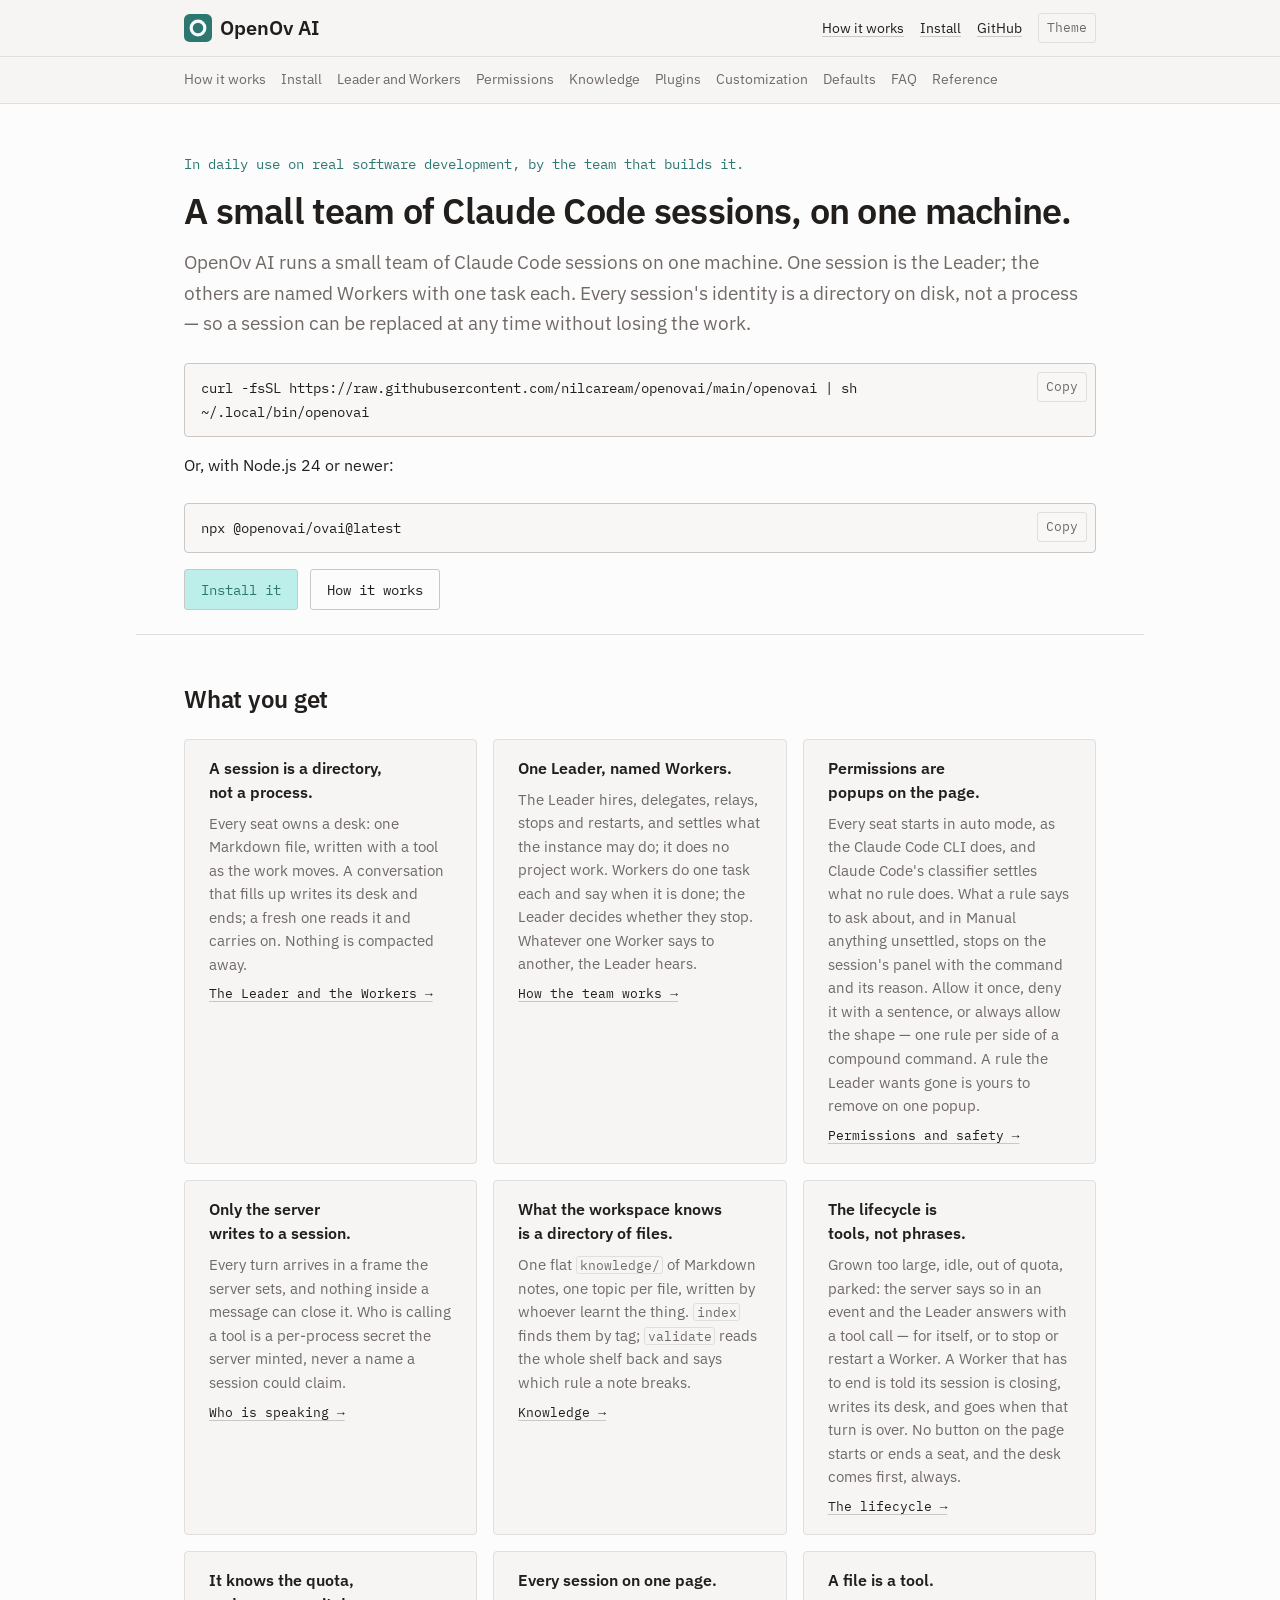
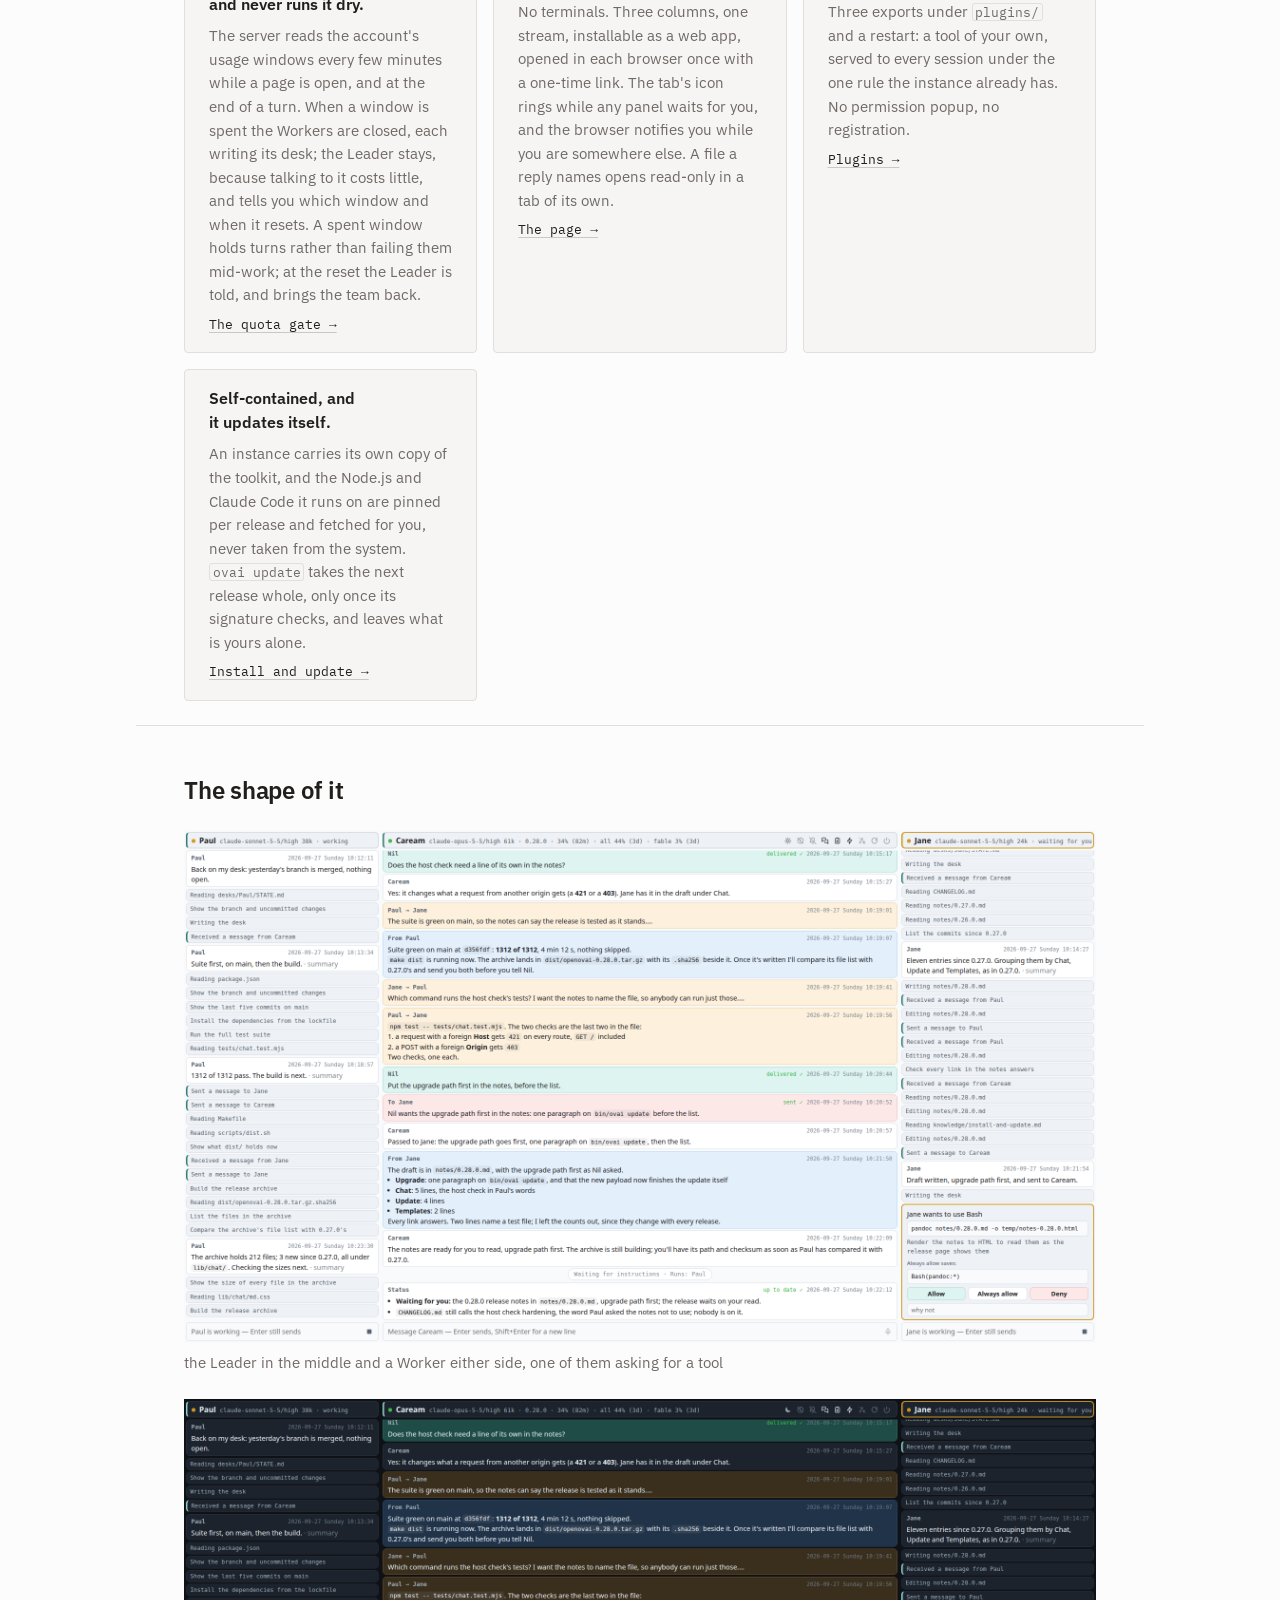
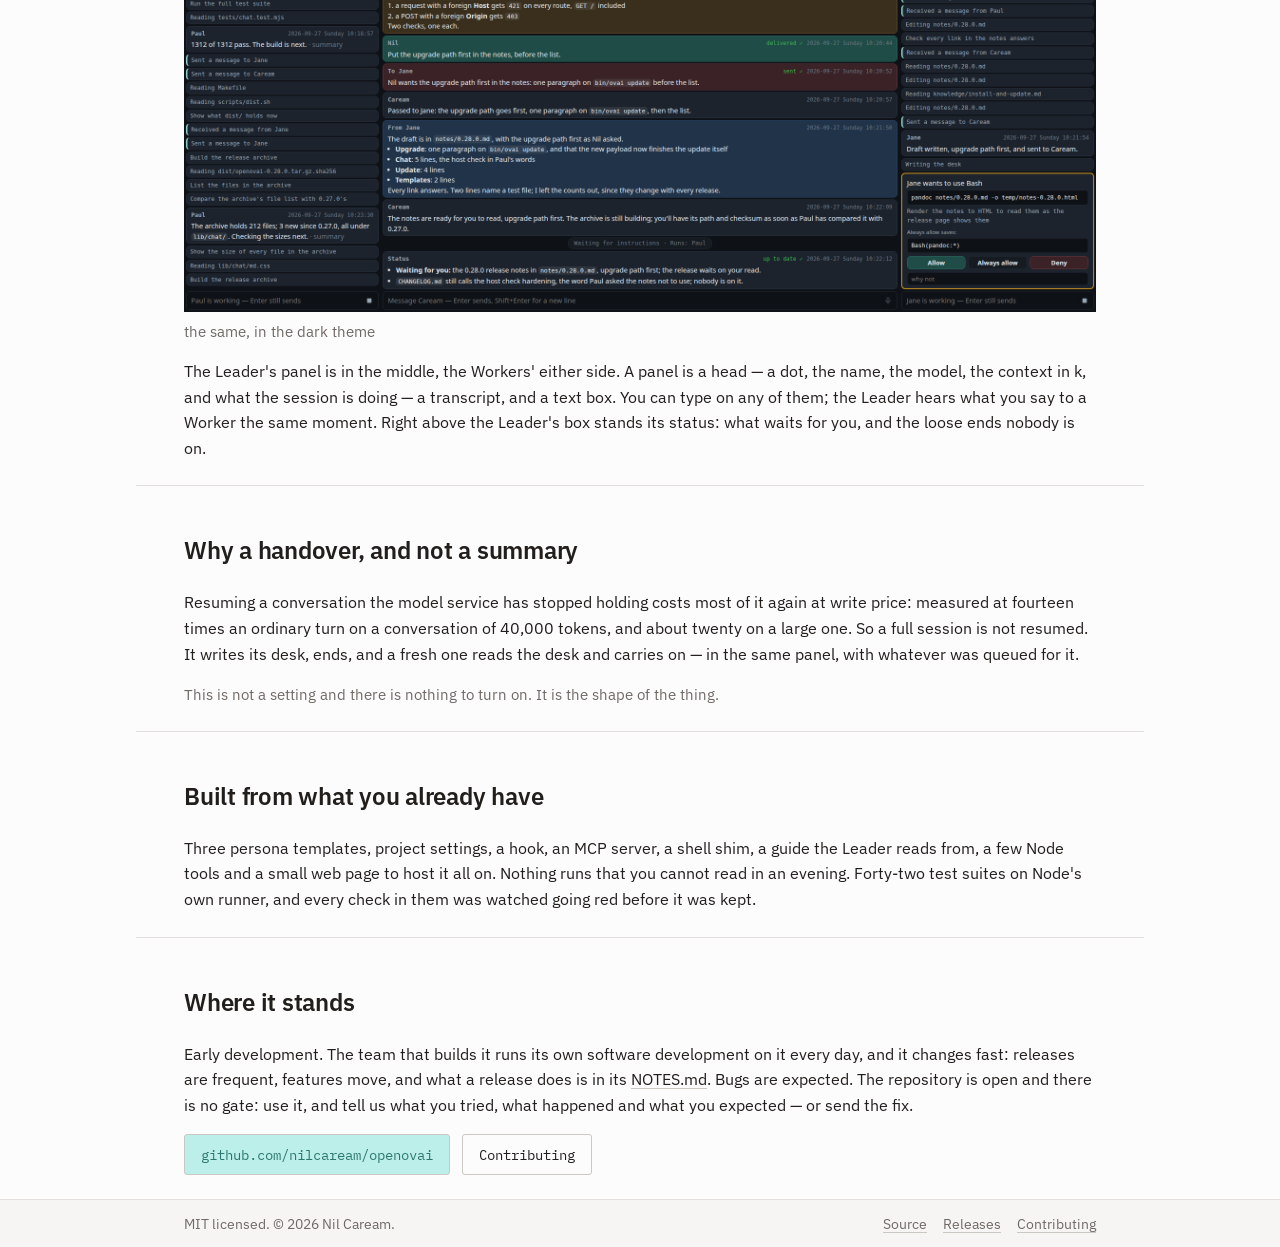
<file: index.html>
<!doctype html>
<html lang="en">
<head>
<meta charset="utf-8">
<meta name="viewport" content="width=device-width, initial-scale=1">
<title>OpenOv AI — a small team of Claude Code sessions on one machine</title>
<meta name="description" content="A toolkit for running a small team of Claude Code sessions on one machine. One session is the Leader; the others are named Workers with one task each. Every session's identity is a directory on disk, not a process.">
<link rel="canonical" href="https://openov.ai/">
<meta property="og:type" content="website">
<meta property="og:url" content="https://openov.ai/">
<meta property="og:title" content="OpenOv AI">
<meta property="og:description" content="A small team of Claude Code sessions on one machine. Every session's identity is a directory on disk, not a process.">
<link rel="icon" href="/favicon.svg" type="image/svg+xml">
<!-- Fonts are served from this site. The page makes no third-party request of any kind. -->
<link rel="preload" href="/fonts/ibm-plex-sans-latin.woff2" as="font" type="font/woff2" crossorigin>
<link rel="preload" href="/fonts/ibm-plex-mono-400-latin.woff2" as="font" type="font/woff2" crossorigin>
<link rel="stylesheet" href="/style.css">
</head>
<body data-page="home">

<a class="skip" href="#main">Skip to content</a>

<header class="bar">
  <div class="wrap bar-in">
    <a class="mark" href="/"><img src="/favicon.svg" alt="" width="24" height="24">OpenOv AI</a>
    <nav>
      <a href="/how-it-works/">How it works</a>
      <a href="/install/">Install</a>
      <a href="https://github.com/nilcaream/openovai">GitHub</a>
      <button type="button" id="theme" class="ghost" hidden aria-label="Switch colour theme">Theme</button>
    </nav>
  </div>
  <nav class="docs" aria-label="Documentation">
    <div class="wrap docs-in">
      <a href="/how-it-works/">How it works</a>
      <a href="/install/">Install</a>
      <a href="/team/">Leader and Workers</a>
      <a href="/permissions/">Permissions</a>
      <a href="/knowledge/">Knowledge</a>
      <a href="/plugins/">Plugins</a>
      <a href="/customization/">Customization</a>
      <a href="/defaults/">Defaults</a>
      <a href="/faq/">FAQ</a>
      <a href="/reference/">Reference</a>
    </div>
  </nav>
</header>

<main id="main">

  <section class="wrap hero">
    <p class="line">In daily use on real software development, by the team that builds it.</p>
    <h1>A small team of Claude Code sessions, on one machine.</h1>
    <p class="lead">
      OpenOv AI runs a small team of Claude Code sessions on one machine. One session is the
      Leader; the others are named Workers with one task each. Every
      session's identity is a directory on disk, not a process &mdash; so a session can be
      replaced at any time without losing the work.
    </p>
    <div class="term term-copy">
      <button type="button" class="copy ghost" data-copy="install" hidden>Copy</button>
<pre id="install-cmd">curl -fsSL https://raw.githubusercontent.com/nilcaream/openovai/main/openovai | sh
~/.local/bin/openovai</pre>
    </div>
    <p>Or, with Node.js 24 or newer:</p>
    <div class="term term-copy">
      <button type="button" class="copy ghost" data-copy="npx" hidden>Copy</button>
<pre id="npx-cmd">npx @openovai/ovai@latest</pre>
    </div>
    <p class="cta">
      <a class="btn" href="/install/">Install it</a>
      <a class="btn btn-quiet" href="/how-it-works/">How it works</a>
    </p>
  </section>

  <section class="wrap">
    <h2>What you get</h2>
    <ul class="cards">
      <li class="card">
        <h3>A session is a directory, not a process.</h3>
        <p>Every seat owns a desk: one Markdown file, written with a tool as the work moves. A
          conversation that fills up writes its desk and ends; a fresh one reads it and carries
          on. Nothing is compacted away.</p>
        <a href="/team/">The Leader and the Workers &rarr;</a>
      </li>
      <li class="card">
        <h3>One Leader, named Workers.</h3>
        <p>The Leader hires, delegates, relays, stops and restarts, and settles what the instance
          may do; it does no project work. Workers do one task each and say when it is done; the
          Leader decides whether they stop. Whatever one Worker says to another, the Leader
          hears.</p>
        <a href="/team/">How the team works &rarr;</a>
      </li>
      <li class="card">
        <h3>Permissions are popups on the page.</h3>
        <p>Every seat starts in auto mode, as the Claude Code CLI does, and Claude Code's
          classifier settles what no rule does. What a rule says to ask about, and in Manual
          anything unsettled, stops on the session's panel with the command and its reason. Allow
          it once, deny it with a sentence, or always allow the shape &mdash; one rule per side of
          a compound command. A rule the Leader wants gone is yours to remove on one popup.</p>
        <a href="/permissions/">Permissions and safety &rarr;</a>
      </li>
      <li class="card">
        <h3>Only the server writes to a session.</h3>
        <p>Every turn arrives in a frame the server sets, and nothing inside a message can close
          it. Who is calling a tool is a per-process secret the server minted, never a name a
          session could claim.</p>
        <a href="/permissions/">Who is speaking &rarr;</a>
      </li>
      <li class="card">
        <h3>What the workspace knows is a directory of files.</h3>
        <p>One flat <code>knowledge/</code> of Markdown notes, one topic per file, written by
          whoever learnt the thing. <code>index</code> finds them by tag; <code>validate</code>
          reads the whole shelf back and says which rule a note breaks.</p>
        <a href="/knowledge/">Knowledge &rarr;</a>
      </li>
      <li class="card">
        <h3>The lifecycle is tools, not phrases.</h3>
        <p>Grown too large, idle, out of quota, parked: the server says so in an event and the
          Leader answers with a tool call &mdash; for itself, or to stop or restart a Worker. A
          Worker that has to end is told its session is closing, writes its desk, and goes when
          that turn is over. No button on the page starts or ends a seat, and the desk comes
          first, always.</p>
        <a href="/how-it-works/#lifecycle">The lifecycle &rarr;</a>
      </li>
      <li class="card">
        <h3>It knows the quota, and never runs it dry.</h3>
        <p>The server reads the account's usage windows every few minutes while a page is open,
          and at the end of a turn. When a window is spent the Workers are closed, each writing its desk; the Leader
          stays, because talking to it costs little, and tells you which window and when it
          resets. A spent window holds turns rather than failing them mid-work; at the reset the
          Leader is told, and brings the team back.</p>
        <a href="/how-it-works/#quota">The quota gate &rarr;</a>
      </li>
      <li class="card">
        <h3>Every session on one page.</h3>
        <p>No terminals. Three columns, one stream, installable as a web app, opened in each browser
          once with a one-time link. The tab's icon rings
          while any panel waits for you, and the browser notifies you while you are somewhere else.
          A file a reply names opens read-only in a tab of its own.</p>
        <a href="/how-it-works/#page">The page &rarr;</a>
      </li>
      <li class="card">
        <h3>A file is a tool.</h3>
        <p>Three exports under <code>plugins/</code> and a restart: a tool of your own, served to
          every session under the one rule the instance already has. No permission popup, no
          registration.</p>
        <a href="/plugins/">Plugins &rarr;</a>
      </li>
      <li class="card">
        <h3>Self-contained, and it updates itself.</h3>
        <p>An instance carries its own copy of the toolkit, and the Node.js and Claude Code it
          runs on are pinned per release and fetched for you, never taken from the system.
          <code>ovai update</code> takes the next release whole, only once its signature checks,
          and leaves what is yours alone.</p>
        <a href="/install/">Install and update &rarr;</a>
      </li>
    </ul>
  </section>

  <section class="wrap">
    <h2>The shape of it</h2>
    <figure class="shot">
      <a href="/media/media-1.png"><img src="/media/media-1.png" width="1920" height="1080" alt=""></a>
      <figcaption>the Leader in the middle and a Worker either side, one of them asking for a tool</figcaption>
    </figure>
    <figure class="shot">
      <a href="/media/media-2.png"><img src="/media/media-2.png" width="1920" height="1080" alt=""></a>
      <figcaption>the same, in the dark theme</figcaption>
    </figure>
    <p>
      The Leader's panel is in the middle, the Workers' either side. A panel is a head &mdash; a
      dot, the name, the model, the context in k, and what the session is doing &mdash; a
      transcript, and a text box. You can type on any of them; the Leader hears what you say to
      a Worker the same moment. Right above the Leader's box stands its status: what waits for
      you, and the loose ends nobody is on.
    </p>
  </section>

  <section class="wrap">
    <h2>Why a handover, and not a summary</h2>
    <p>
      Resuming a conversation the model service has stopped holding costs most of it again at
      write price: measured at fourteen times an ordinary turn on a conversation of 40,000
      tokens, and about twenty on a large one. So a full session is not resumed. It writes its
      desk, ends, and a fresh one reads the desk and carries on &mdash; in the same panel, with
      whatever was queued for it.
    </p>
    <p class="note">
      This is not a setting and there is nothing to turn on. It is the shape of the thing.
    </p>
  </section>

  <section class="wrap">
    <h2>Built from what you already have</h2>
    <p>
      Three persona templates, project settings, a hook, an MCP server, a shell shim, a guide the
      Leader reads from, a few Node tools and a small web page to host it all on. Nothing runs that
      you cannot read in an evening. Forty-two test suites on Node's own runner, and every check in them was watched going red
      before it was kept.
    </p>
  </section>

  <section class="wrap">
    <h2>Where it stands</h2>
    <p>
      Early development. The team that builds it runs its own software development on it every
      day, and it changes fast: releases are frequent, features move, and what a release does is
      in its <a href="https://github.com/nilcaream/openovai/blob/main/NOTES.md">NOTES.md</a>.
      Bugs are expected. The repository is open and there is no gate: use it, and tell us what
      you tried, what happened and what you expected &mdash; or send the fix.
    </p>
    <p class="cta">
      <a class="btn" href="https://github.com/nilcaream/openovai">github.com/nilcaream/openovai</a>
      <a class="btn btn-quiet" href="https://github.com/nilcaream/openovai/blob/main/CONTRIBUTING.md">Contributing</a>
    </p>
  </section>

</main>

<footer class="bar bar-foot">
  <div class="wrap bar-in">
    <span>MIT licensed. &copy; 2026 Nil Caream.</span>
    <nav>
      <a href="https://github.com/nilcaream/openovai">Source</a>
      <a href="https://github.com/nilcaream/openovai/blob/main/NOTES.md">Releases</a>
      <a href="https://github.com/nilcaream/openovai/blob/main/CONTRIBUTING.md">Contributing</a>
    </nav>
  </div>
</footer>

<script>
// Everything below is an enhancement. With JavaScript off the page is complete:
// the theme follows prefers-color-scheme and the install command is selectable text.
(function () {
  "use strict";

  var root = document.documentElement;
  var toggle = document.getElementById("theme");

  try {
    var saved = localStorage.getItem("theme");
    if (saved === "dark" || saved === "light") root.setAttribute("data-theme", saved);
  } catch (e) { /* private mode, blocked storage: the media query still decides */ }

  if (toggle) {
    toggle.hidden = false;
    toggle.addEventListener("click", function () {
      var dark = getComputedStyle(root).getPropertyValue("--is-dark").trim() === "1";
      var next = dark ? "light" : "dark";
      root.setAttribute("data-theme", next);
      try { localStorage.setItem("theme", next); } catch (e) { /* nothing to do */ }
    });
  }

  document.querySelectorAll("[data-copy]").forEach(function (button) {
    var pre = document.getElementById(button.getAttribute("data-copy") + "-cmd");
    if (!pre || !navigator.clipboard) return;
    button.hidden = false;
    button.addEventListener("click", function () {
      navigator.clipboard.writeText(pre.textContent).then(function () {
        var was = button.textContent;
        button.textContent = "Copied";
        setTimeout(function () { button.textContent = was; }, 1200);
      });
    });
  });
})();
</script>

</body>
</html>
</file>
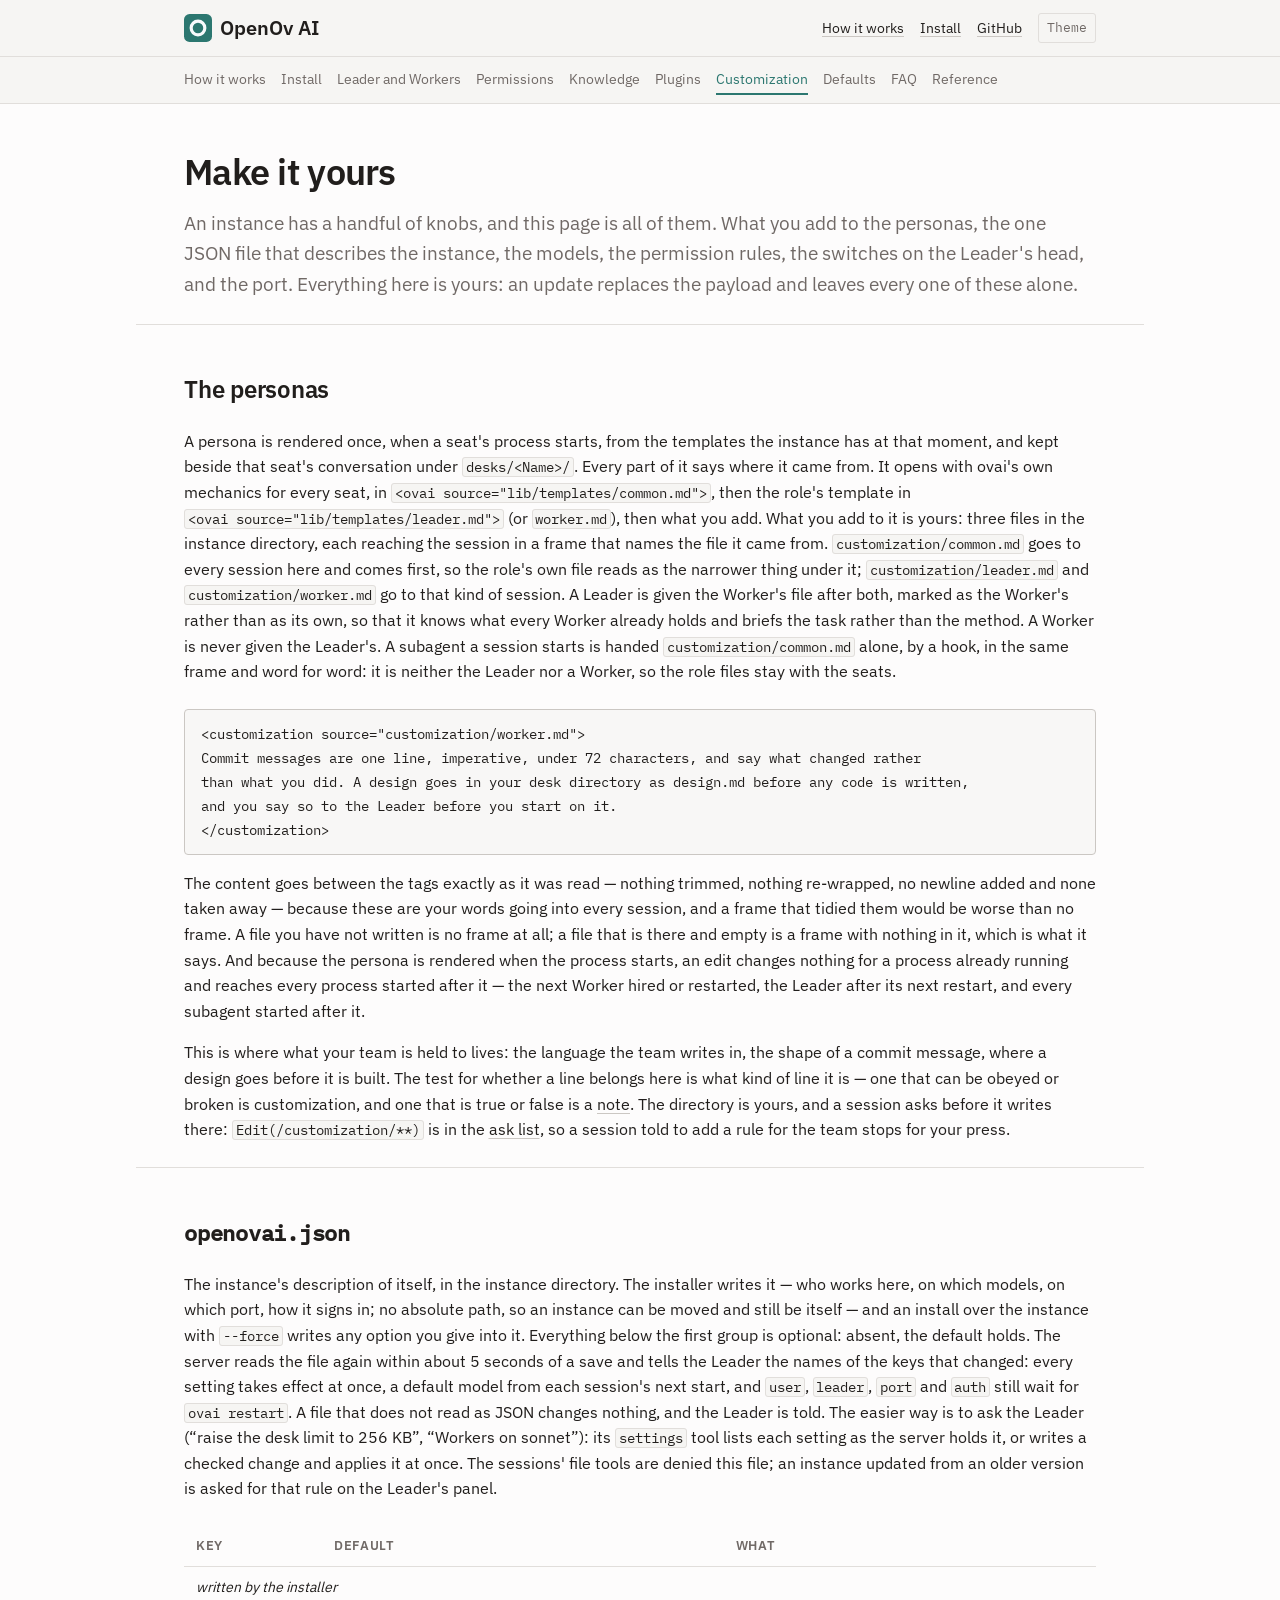
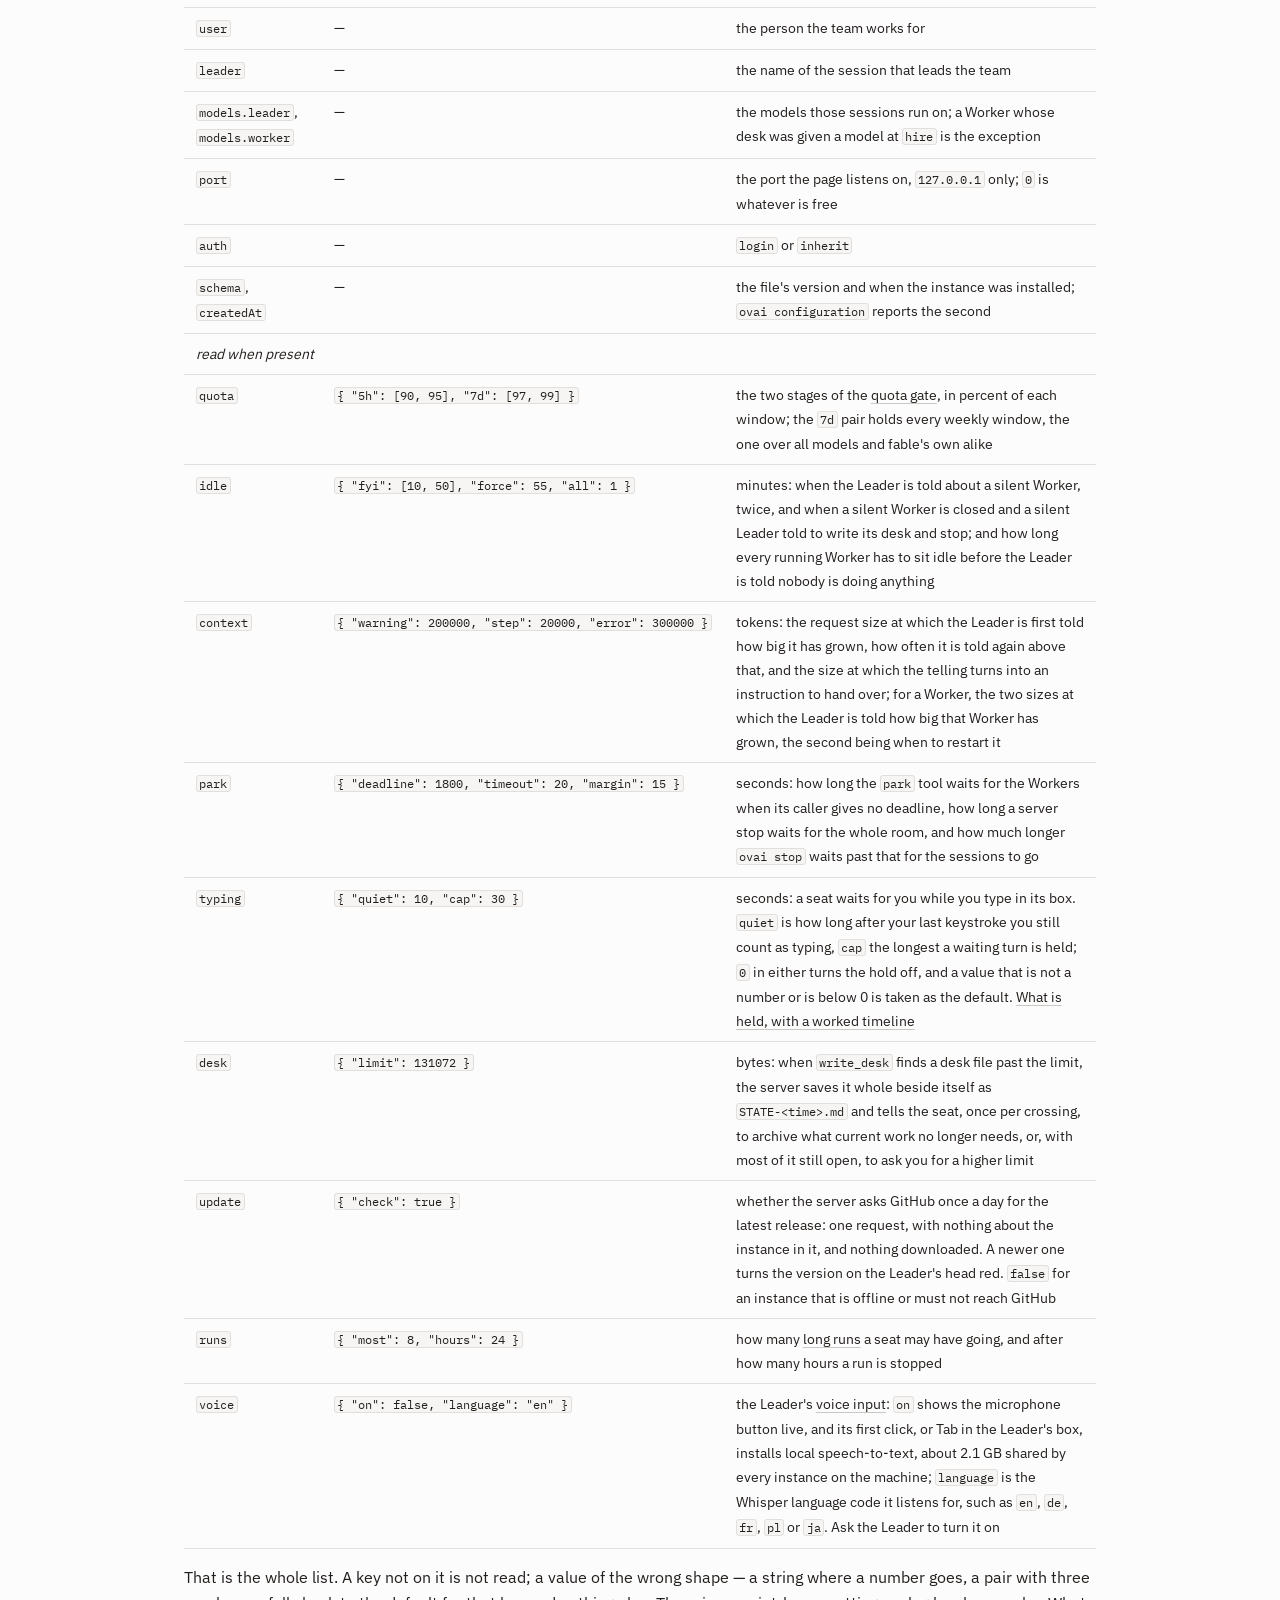
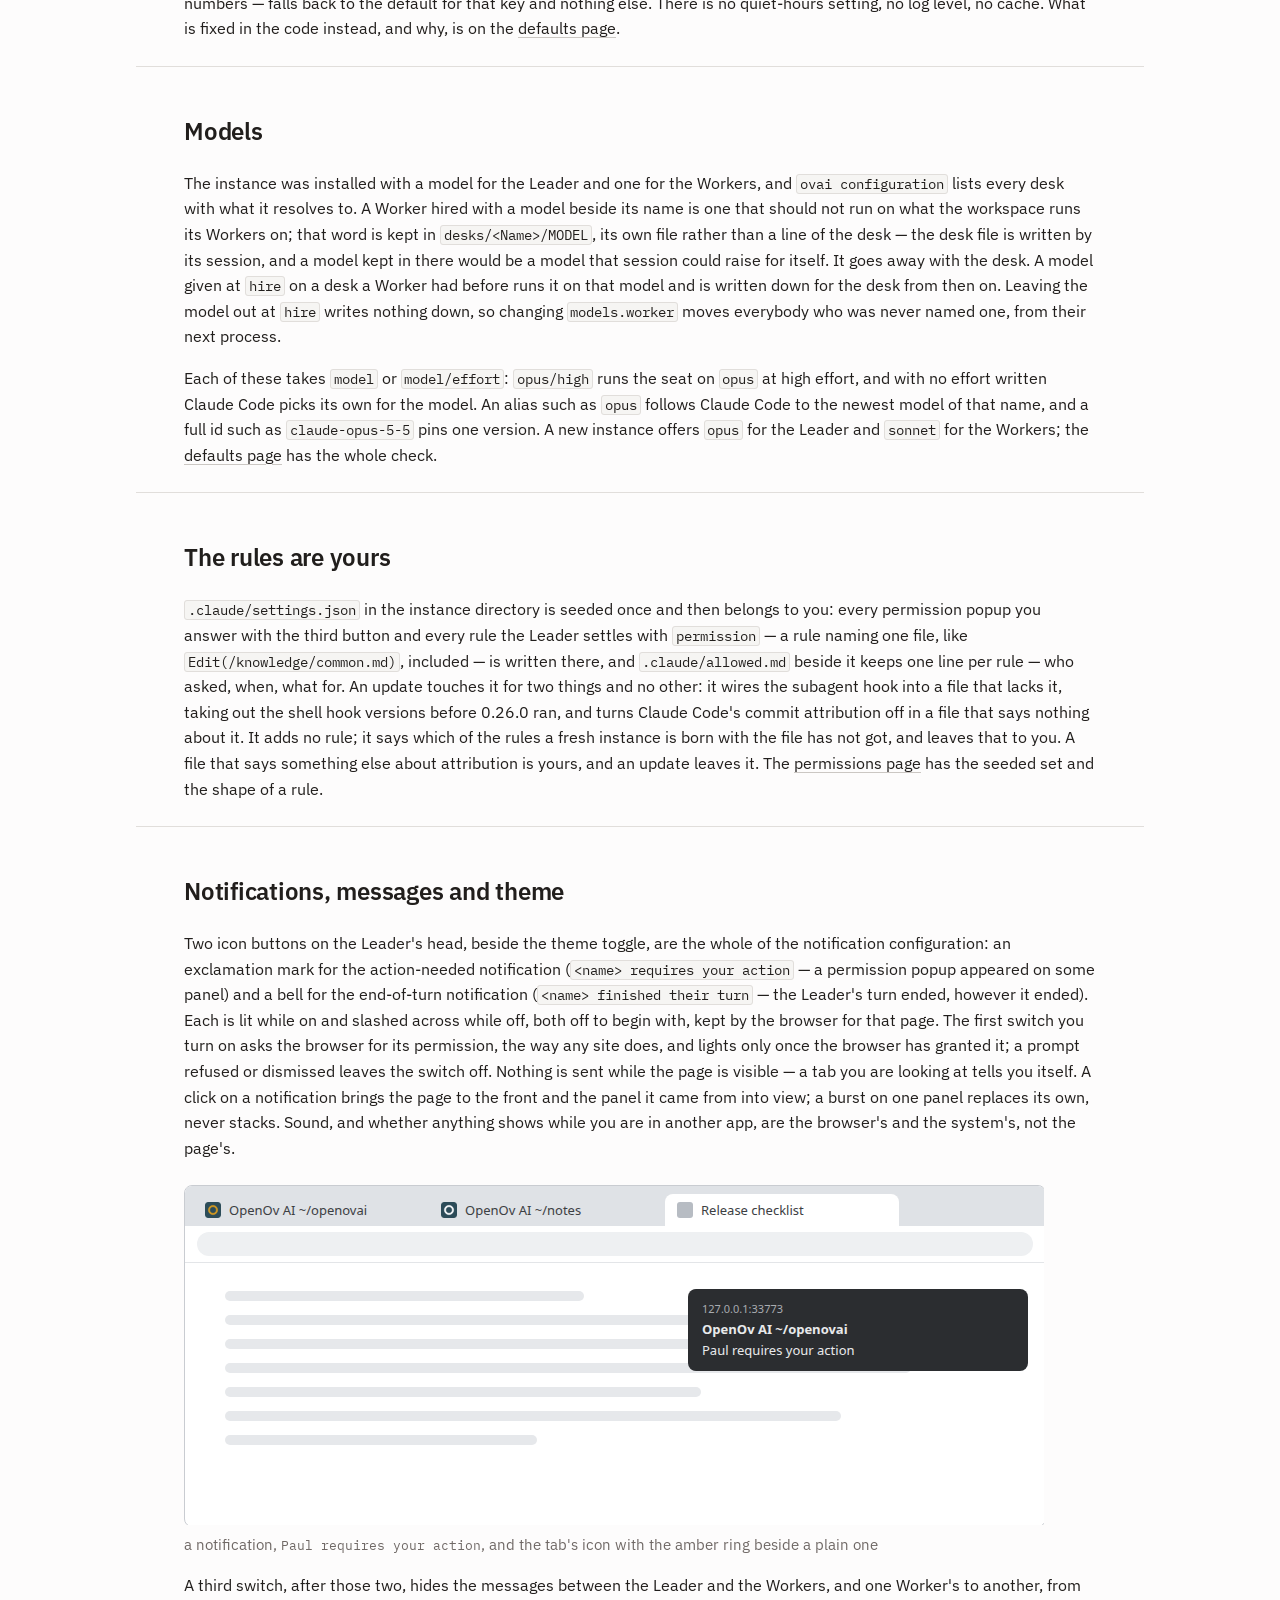
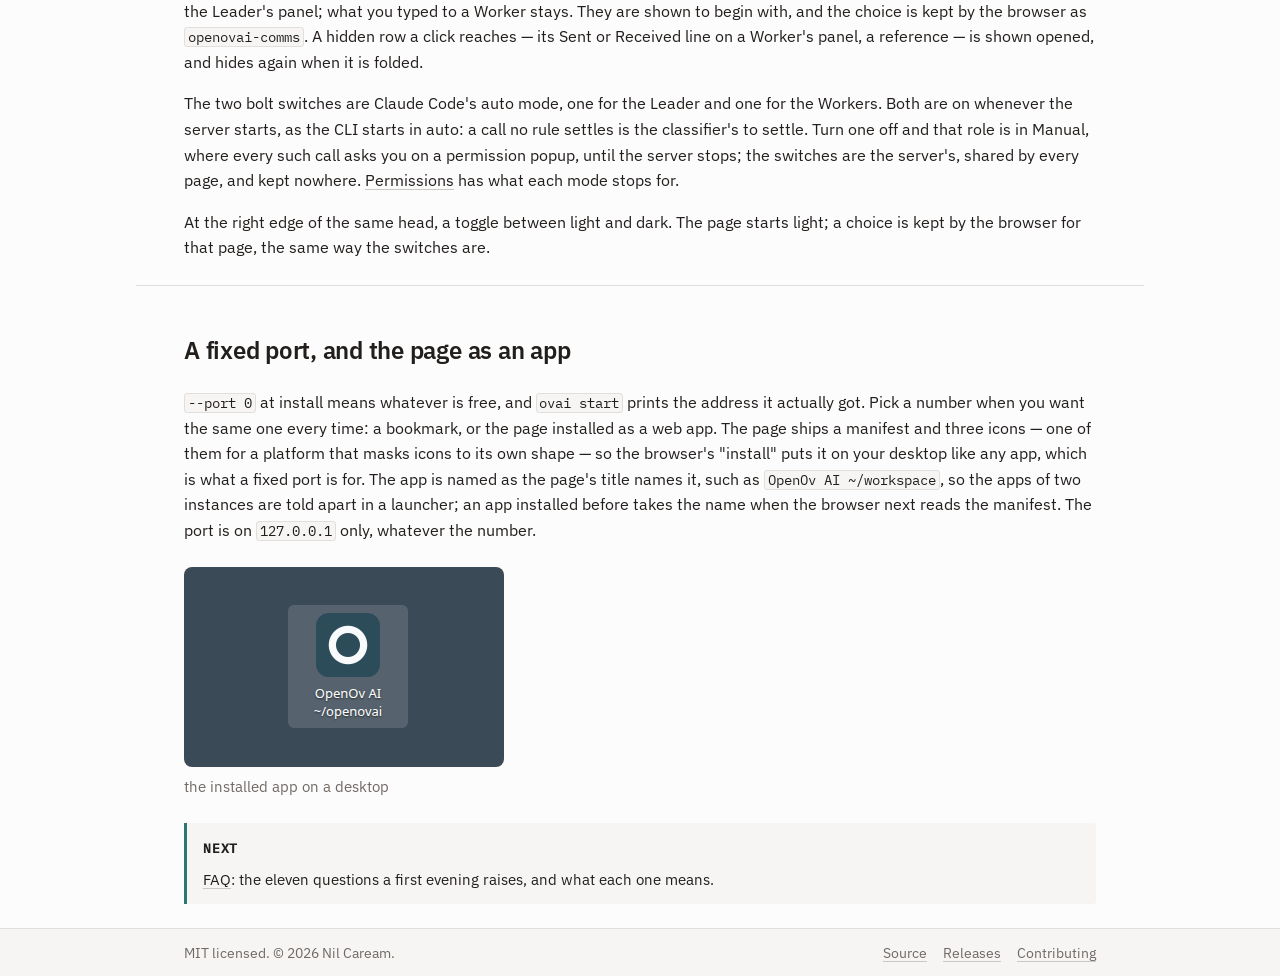
<file: customization/index.html>
<!doctype html>
<html lang="en">
<head>
<meta charset="utf-8">
<meta name="viewport" content="width=device-width, initial-scale=1">
<title>Customization: make it yours — OpenOv AI</title>
<meta name="description" content="Every knob an instance has, and no more than there are: the three files you add to the personas, every key of openovai.json with its default, the models, the permission rules that are yours, the two notification switches, the theme, a fixed port and the web app.">
<link rel="canonical" href="https://openov.ai/customization/">
<meta property="og:type" content="website">
<meta property="og:url" content="https://openov.ai/customization/">
<meta property="og:title" content="Customization: make it yours — OpenOv AI">
<meta property="og:description" content="Personas you extend, every key of openovai.json, and what an update never touches.">
<link rel="icon" href="/favicon.svg" type="image/svg+xml">
<!-- Fonts are served from this site. The page makes no third-party request of any kind. -->
<link rel="preload" href="/fonts/ibm-plex-sans-latin.woff2" as="font" type="font/woff2" crossorigin>
<link rel="preload" href="/fonts/ibm-plex-mono-400-latin.woff2" as="font" type="font/woff2" crossorigin>
<link rel="stylesheet" href="/style.css">
</head>
<body data-page="customization">

<a class="skip" href="#main">Skip to content</a>

<header class="bar">
  <div class="wrap bar-in">
    <a class="mark" href="/"><img src="/favicon.svg" alt="" width="24" height="24">OpenOv AI</a>
    <nav>
      <a href="/how-it-works/">How it works</a>
      <a href="/install/">Install</a>
      <a href="https://github.com/nilcaream/openovai">GitHub</a>
      <button type="button" id="theme" class="ghost" hidden aria-label="Switch colour theme">Theme</button>
    </nav>
  </div>
  <nav class="docs" aria-label="Documentation">
    <div class="wrap docs-in">
      <a href="/how-it-works/">How it works</a>
      <a href="/install/">Install</a>
      <a href="/team/">Leader and Workers</a>
      <a href="/permissions/">Permissions</a>
      <a href="/knowledge/">Knowledge</a>
      <a href="/plugins/">Plugins</a>
      <a href="/customization/">Customization</a>
      <a href="/defaults/">Defaults</a>
      <a href="/faq/">FAQ</a>
      <a href="/reference/">Reference</a>
    </div>
  </nav>
</header>

<main id="main">

  <section class="wrap hero">
    <h1>Make it yours</h1>
    <p class="lead">
      An instance has a handful of knobs, and this page is all of them. What you add to the
      personas, the one JSON file that describes the instance, the models, the permission rules,
      the switches on the Leader's head, and the port. Everything here is yours: an update
      replaces the payload and leaves every one of these alone.
    </p>
  </section>

  <section class="wrap prose">
    <h2 id="personas">The personas</h2>
    <p>
      A persona is rendered once, when a seat's process starts, from the templates the instance has
      at that moment, and kept beside that seat's conversation under
      <code>desks/&lt;Name&gt;/</code>. Every part of it says where it came from. It opens with
      ovai's own mechanics for every seat, in <code>&lt;ovai
      source="lib/templates/common.md"&gt;</code>, then the role's template in <code>&lt;ovai
      source="lib/templates/leader.md"&gt;</code> (or <code>worker.md</code>), then what you add.
      What you add to it is yours: three files in the instance directory, each reaching the session in a
      frame that names the file it came from. <code>customization/common.md</code> goes to every
      session here and comes first, so the role's own file reads as the narrower thing under it;
      <code>customization/leader.md</code> and <code>customization/worker.md</code> go to that kind
      of session. A Leader is given the Worker's file after both, marked as the Worker's rather than
      as its own, so that it knows what every Worker already holds and briefs the task rather than
      the method. A Worker is never given the Leader's. A subagent a session starts is handed
      <code>customization/common.md</code> alone, by a hook, in the same frame and word for word: it
      is neither the Leader nor a Worker, so the role files stay with the seats.
    </p>
    <figure class="term">
<pre>&lt;customization source="customization/worker.md"&gt;
Commit messages are one line, imperative, under 72 characters, and say what changed rather
than what you did. A design goes in your desk directory as design.md before any code is written,
and you say so to the Leader before you start on it.
&lt;/customization&gt;</pre>
    </figure>
    <p>
      The content goes between the tags exactly as it was read &mdash; nothing trimmed, nothing
      re-wrapped, no newline added and none taken away &mdash; because these are your words going
      into every session, and a frame that tidied them would be worse than no frame. A file you
      have not written is no frame at all; a file that is there and empty is a frame with nothing
      in it, which is what it says. And because the persona is rendered when the process starts, an
      edit changes nothing for a process already running and reaches every process started after it
      &mdash; the next Worker hired or restarted, the Leader after its next restart, and every
      subagent started after it.
    </p>
    <p>
      This is where what your team is held to lives: the language the team writes in, the shape of
      a commit message, where a design goes before it is built. The test for whether a line belongs
      here is what kind of line it is &mdash; one that can be obeyed or broken is customization, and
      one that is true or false is a <a href="/knowledge/">note</a>. The directory is yours, and a
      session asks before it writes there: <code>Edit(/customization/**)</code> is in the
      <a href="/permissions/">ask list</a>, so a session told to add a rule for the team stops for
      your press.
    </p>
  </section>

  <section class="wrap prose">
    <h2 id="json"><code>openovai.json</code></h2>
    <p>
      The instance's description of itself, in the instance directory. The installer writes it &mdash; who works
      here, on which models, on which port, how it signs in; no absolute path, so an instance can
      be moved and still be itself &mdash; and an install over the instance with <code>--force</code>
      writes any option you give into it. Everything below the first group is optional: absent, the
      default holds. The server reads the file again within about 5 seconds of a save and tells the
      Leader the names of the keys that changed: every setting takes effect at once, a default
      model from each session's next start, and <code>user</code>, <code>leader</code>,
      <code>port</code> and <code>auth</code> still wait for <code>ovai restart</code>. A file that
      does not read as JSON changes nothing, and the Leader is told. The easier way is to ask the
      Leader (&ldquo;raise the desk limit to 256 KB&rdquo;, &ldquo;Workers on sonnet&rdquo;): its
      <code>settings</code> tool lists each setting as the server holds it, or writes a checked
      change and applies it at once. The sessions' file tools are denied this file; an instance
      updated from an older version is asked for that rule on the Leader's panel.
    </p>
    <div class="table">
      <table>
        <thead><tr><th>key</th><th>default</th><th>what</th></tr></thead>
        <tbody>
          <tr><td colspan="3"><em>written by the installer</em></td></tr>
          <tr><td><code>user</code></td><td>&mdash;</td><td>the person the team works for</td></tr>
          <tr><td><code>leader</code></td><td>&mdash;</td><td>the name of the session that leads the team</td></tr>
          <tr><td><code>models.leader</code>, <code>models.worker</code></td><td>&mdash;</td><td>the models those sessions run on; a Worker whose desk was given a model at <code>hire</code> is the exception</td></tr>
          <tr><td><code>port</code></td><td>&mdash;</td><td>the port the page listens on, <code>127.0.0.1</code> only; <code>0</code> is whatever is free</td></tr>
          <tr><td><code>auth</code></td><td>&mdash;</td><td><code>login</code> or <code>inherit</code></td></tr>
          <tr><td><code>schema</code>, <code>createdAt</code></td><td>&mdash;</td><td>the file's version and when the instance was installed; <code>ovai configuration</code> reports the second</td></tr>
          <tr><td colspan="3"><em>read when present</em></td></tr>
          <tr><td><code>quota</code></td><td><code>{ "5h": [90, 95], "7d": [97, 99] }</code></td><td>the two stages of the <a href="/how-it-works/#quota">quota gate</a>, in percent of each window; the <code>7d</code> pair holds every weekly window, the one over all models and fable's own alike</td></tr>
          <tr><td><code>idle</code></td><td><code>{ "fyi": [10, 50], "force": 55, "all": 1 }</code></td><td>minutes: when the Leader is told about a silent Worker, twice, and when a silent Worker is closed and a silent Leader told to write its desk and stop; and how long every running Worker has to sit idle before the Leader is told nobody is doing anything</td></tr>
          <tr><td><code>context</code></td><td><code>{ "warning": 200000, "step": 20000, "error": 300000 }</code></td><td>tokens: the request size at which the Leader is first told how big it has grown, how often it is told again above that, and the size at which the telling turns into an instruction to hand over; for a Worker, the two sizes at which the Leader is told how big that Worker has grown, the second being when to restart it</td></tr>
          <tr><td><code>park</code></td><td><code>{ "deadline": 1800, "timeout": 20, "margin": 15 }</code></td><td>seconds: how long the <code>park</code> tool waits for the Workers when its caller gives no deadline, how long a server stop waits for the whole room, and how much longer <code>ovai stop</code> waits past that for the sessions to go</td></tr>
          <tr><td><code>typing</code></td><td><code>{ "quiet": 10, "cap": 30 }</code></td><td>seconds: a seat waits for you while you type in its box. <code>quiet</code> is how long after your last keystroke you still count as typing, <code>cap</code> the longest a waiting turn is held; <code>0</code> in either turns the hold off, and a value that is not a number or is below 0 is taken as the default. <a href="/reference/#typing">What is held, with a worked timeline</a></td></tr>
          <tr><td><code>desk</code></td><td><code>{ "limit": 131072 }</code></td><td>bytes: when <code>write_desk</code> finds a desk file past the limit, the server saves it whole beside itself as <code>STATE-&lt;time&gt;.md</code> and tells the seat, once per crossing, to archive what current work no longer needs, or, with most of it still open, to ask you for a higher limit</td></tr>
          <tr><td><code>update</code></td><td><code>{ "check": true }</code></td><td>whether the server asks GitHub once a day for the latest release: one request, with nothing about the instance in it, and nothing downloaded. A newer one turns the version on the Leader's head red. <code>false</code> for an instance that is offline or must not reach GitHub</td></tr>
          <tr><td><code>runs</code></td><td><code>{ "most": 8, "hours": 24 }</code></td><td>how many <a href="/team/#runs">long runs</a> a seat may have going, and after how many hours a run is stopped</td></tr>
          <tr><td><code>voice</code></td><td><code>{ "on": false, "language": "en" }</code></td><td>the Leader's <a href="/how-it-works/#voice">voice input</a>: <code>on</code> shows the microphone button live, and its first click, or Tab in the Leader's box, installs local speech-to-text, about 2.1&nbsp;GB shared by every instance on the machine; <code>language</code> is the Whisper language code it listens for, such as <code>en</code>, <code>de</code>, <code>fr</code>, <code>pl</code> or <code>ja</code>. Ask the Leader to turn it on</td></tr>
        </tbody>
      </table>
    </div>
    <p>
      That is the whole list. A key not on it is not read; a value of the wrong shape &mdash; a
      string where a number goes, a pair with three numbers &mdash; falls back to the default for
      that key and nothing else. There is no quiet-hours setting, no log level, no cache. What is
      fixed in the code instead, and why, is on the <a href="/defaults/">defaults page</a>.
    </p>
  </section>

  <section class="wrap prose">
    <h2 id="models">Models</h2>
    <p>
      The instance was installed with a model for the Leader and one for the Workers, and
      <code>ovai configuration</code> lists every desk with what it resolves to. A Worker hired
      with a model beside its name is one that should not run on what the workspace runs its
      Workers on; that word is kept in <code>desks/&lt;Name&gt;/MODEL</code>, its own file rather
      than a line of the desk &mdash; the desk file is written by its session, and a model kept in
      there would be a model that session could raise for itself. It goes away with the desk.
      A model given at <code>hire</code> on a desk a Worker had before runs it on that model and is
      written down for the desk from then on. Leaving the model out at <code>hire</code> writes
      nothing down, so changing <code>models.worker</code> moves everybody who was never named one,
      from their next process.
    </p>
    <p>
      Each of these takes <code>model</code> or <code>model/effort</code>: <code>opus/high</code>
      runs the seat on <code>opus</code> at high effort, and with no effort written Claude Code picks
      its own for the model. An alias such as <code>opus</code> follows Claude Code to the newest
      model of that name, and a full id such as <code>claude-opus-5-5</code> pins one version. A new
      instance offers <code>opus</code> for the Leader and <code>sonnet</code> for the Workers; the <a href="/defaults/#models">defaults page</a> has the
      whole check.
    </p>
  </section>

  <section class="wrap prose">
    <h2 id="rules">The rules are yours</h2>
    <p>
      <code>.claude/settings.json</code> in the instance directory is seeded once and then belongs to
      you: every permission popup you answer with the third button and every rule the Leader settles with
      <code>permission</code> &mdash; a rule naming one file, like
      <code>Edit(/knowledge/common.md)</code>, included &mdash; is written there, and
      <code>.claude/allowed.md</code> beside it keeps one line per rule &mdash; who asked, when, what
      for. An update touches it for two things and no other: it wires the subagent hook into a file
      that lacks it, taking out the shell hook versions before 0.26.0 ran, and turns Claude Code's
      commit attribution off in a file that says nothing about it. It adds no rule; it says which
      of the rules a fresh instance is born with the file has not got, and leaves that to you. A
      file that says something else about attribution is yours, and an update leaves it. The
      <a href="/permissions/">permissions page</a> has the seeded set and the shape of a rule.
    </p>
  </section>

  <section class="wrap prose">
    <h2 id="notifications">Notifications, messages and theme</h2>
    <p>
      Two icon buttons on the Leader's head, beside the theme toggle, are the whole of the
      notification configuration: an exclamation mark for the action-needed notification
      (<code>&lt;name&gt; requires your action</code> &mdash; a permission popup appeared on some panel) and a
      bell for the end-of-turn notification (<code>&lt;name&gt; finished their turn</code> &mdash;
      the Leader's turn ended, however it ended). Each is lit while on and slashed across while off,
      both off to begin with, kept by the browser for that page. The first switch you turn on asks
      the browser for its permission, the way any site does, and lights only once the browser has
      granted it; a prompt refused or dismissed leaves the switch off. Nothing is sent while the
      page is visible &mdash; a tab you are looking at tells you itself. A click on a notification
      brings the page to the front and the panel it came from into view; a burst on one panel
      replaces its own, never stacks. Sound, and whether anything shows while you are in another
      app, are the browser's and the system's, not the page's.
    </p>
    <figure class="shot">
      <a href="/media/media-17.png"><img src="/media/media-17.png" width="860" height="340" alt=""></a>
      <figcaption>a notification, <code>Paul requires your action</code>, and the tab's icon with the amber ring beside a plain one</figcaption>
    </figure>
    <p>
      A third switch, after those two, hides the messages between the Leader and the Workers, and
      one Worker's to another, from the Leader's panel; what you typed to a Worker stays. They are
      shown to begin with, and the choice is kept by the browser as <code>openovai-comms</code>. A
      hidden row a click reaches &mdash; its Sent or Received line on a Worker's panel, a
      reference &mdash; is shown opened, and hides again when it is folded.
    </p>
    <p id="auto">
      The two bolt switches are Claude Code's auto mode, one for the Leader and one for the
      Workers. Both are on whenever the server starts, as the CLI starts in auto: a call no rule
      settles is the classifier's to settle. Turn one off and that role is in Manual, where every
      such call asks you on a permission popup, until the server stops; the switches are the
      server's, shared by every page, and kept nowhere. <a href="/permissions/#auto">Permissions</a>
      has what each mode stops for.
    </p>
    <p>
      At the right edge of the same head, a toggle between light and dark. The page starts light;
      a choice is kept by the browser for that page, the same way the switches are.
    </p>
  </section>

  <section class="wrap prose">
    <h2 id="port">A fixed port, and the page as an app</h2>
    <p>
      <code>--port 0</code> at install means whatever is free, and <code>ovai start</code> prints
      the address it actually got. Pick a number when you want the same one every time: a bookmark,
      or the page installed as a web app. The page ships a manifest and three icons &mdash; one of
      them for a platform that masks icons to its own shape &mdash; so the browser's "install" puts
      it on your desktop like any app, which is what a fixed port is for. The app is named as the
      page's title names it, such as <code>OpenOv AI ~/workspace</code>, so the apps of two
      instances are told apart in a launcher; an app installed before takes the name when the
      browser next reads the manifest. The port is on <code>127.0.0.1</code> only, whatever the
      number.
    </p>
    <figure class="shot">
      <a href="/media/media-19.png"><img src="/media/media-19.png" width="320" height="200" alt=""></a>
      <figcaption>the installed app on a desktop</figcaption>
    </figure>
    <div class="callout">
      <b>Next</b>
      <p><a href="/faq/">FAQ</a>: the eleven questions a first evening raises, and what each one
        means.</p>
    </div>
  </section>

</main>

<footer class="bar bar-foot">
  <div class="wrap bar-in">
    <span>MIT licensed. &copy; 2026 Nil Caream.</span>
    <nav>
      <a href="https://github.com/nilcaream/openovai">Source</a>
      <a href="https://github.com/nilcaream/openovai/blob/main/NOTES.md">Releases</a>
      <a href="https://github.com/nilcaream/openovai/blob/main/CONTRIBUTING.md">Contributing</a>
    </nav>
  </div>
</footer>

<script>
// Everything below is an enhancement. With JavaScript off the page is complete:
// the theme follows prefers-color-scheme and the install command is selectable text.
(function () {
  "use strict";

  var root = document.documentElement;
  var toggle = document.getElementById("theme");

  try {
    var saved = localStorage.getItem("theme");
    if (saved === "dark" || saved === "light") root.setAttribute("data-theme", saved);
  } catch (e) { /* private mode, blocked storage: the media query still decides */ }

  if (toggle) {
    toggle.hidden = false;
    toggle.addEventListener("click", function () {
      var dark = getComputedStyle(root).getPropertyValue("--is-dark").trim() === "1";
      var next = dark ? "light" : "dark";
      root.setAttribute("data-theme", next);
      try { localStorage.setItem("theme", next); } catch (e) { /* nothing to do */ }
    });
  }

  document.querySelectorAll("[data-copy]").forEach(function (button) {
    var pre = document.getElementById(button.getAttribute("data-copy") + "-cmd");
    if (!pre || !navigator.clipboard) return;
    button.hidden = false;
    button.addEventListener("click", function () {
      navigator.clipboard.writeText(pre.textContent).then(function () {
        var was = button.textContent;
        button.textContent = "Copied";
        setTimeout(function () { button.textContent = was; }, 1200);
      });
    });
  });
})();
</script>

</body>
</html>
</file>
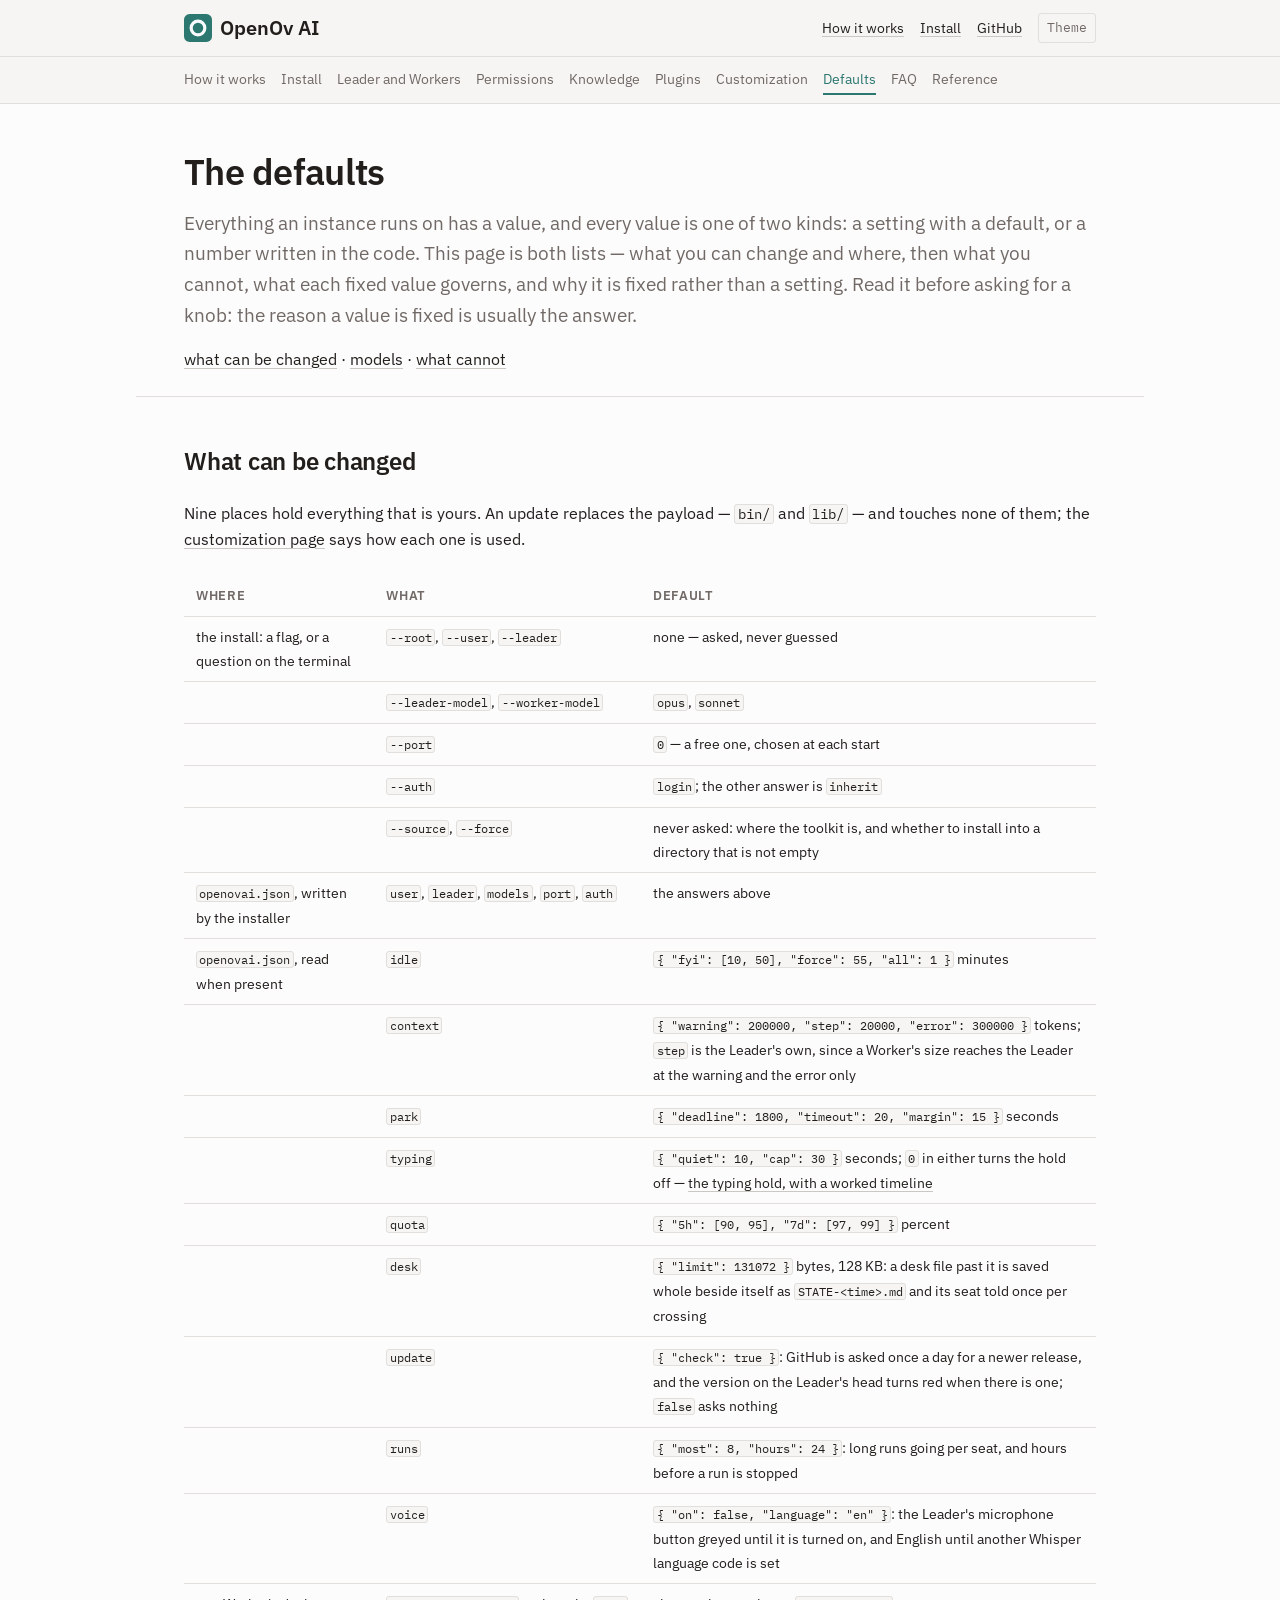
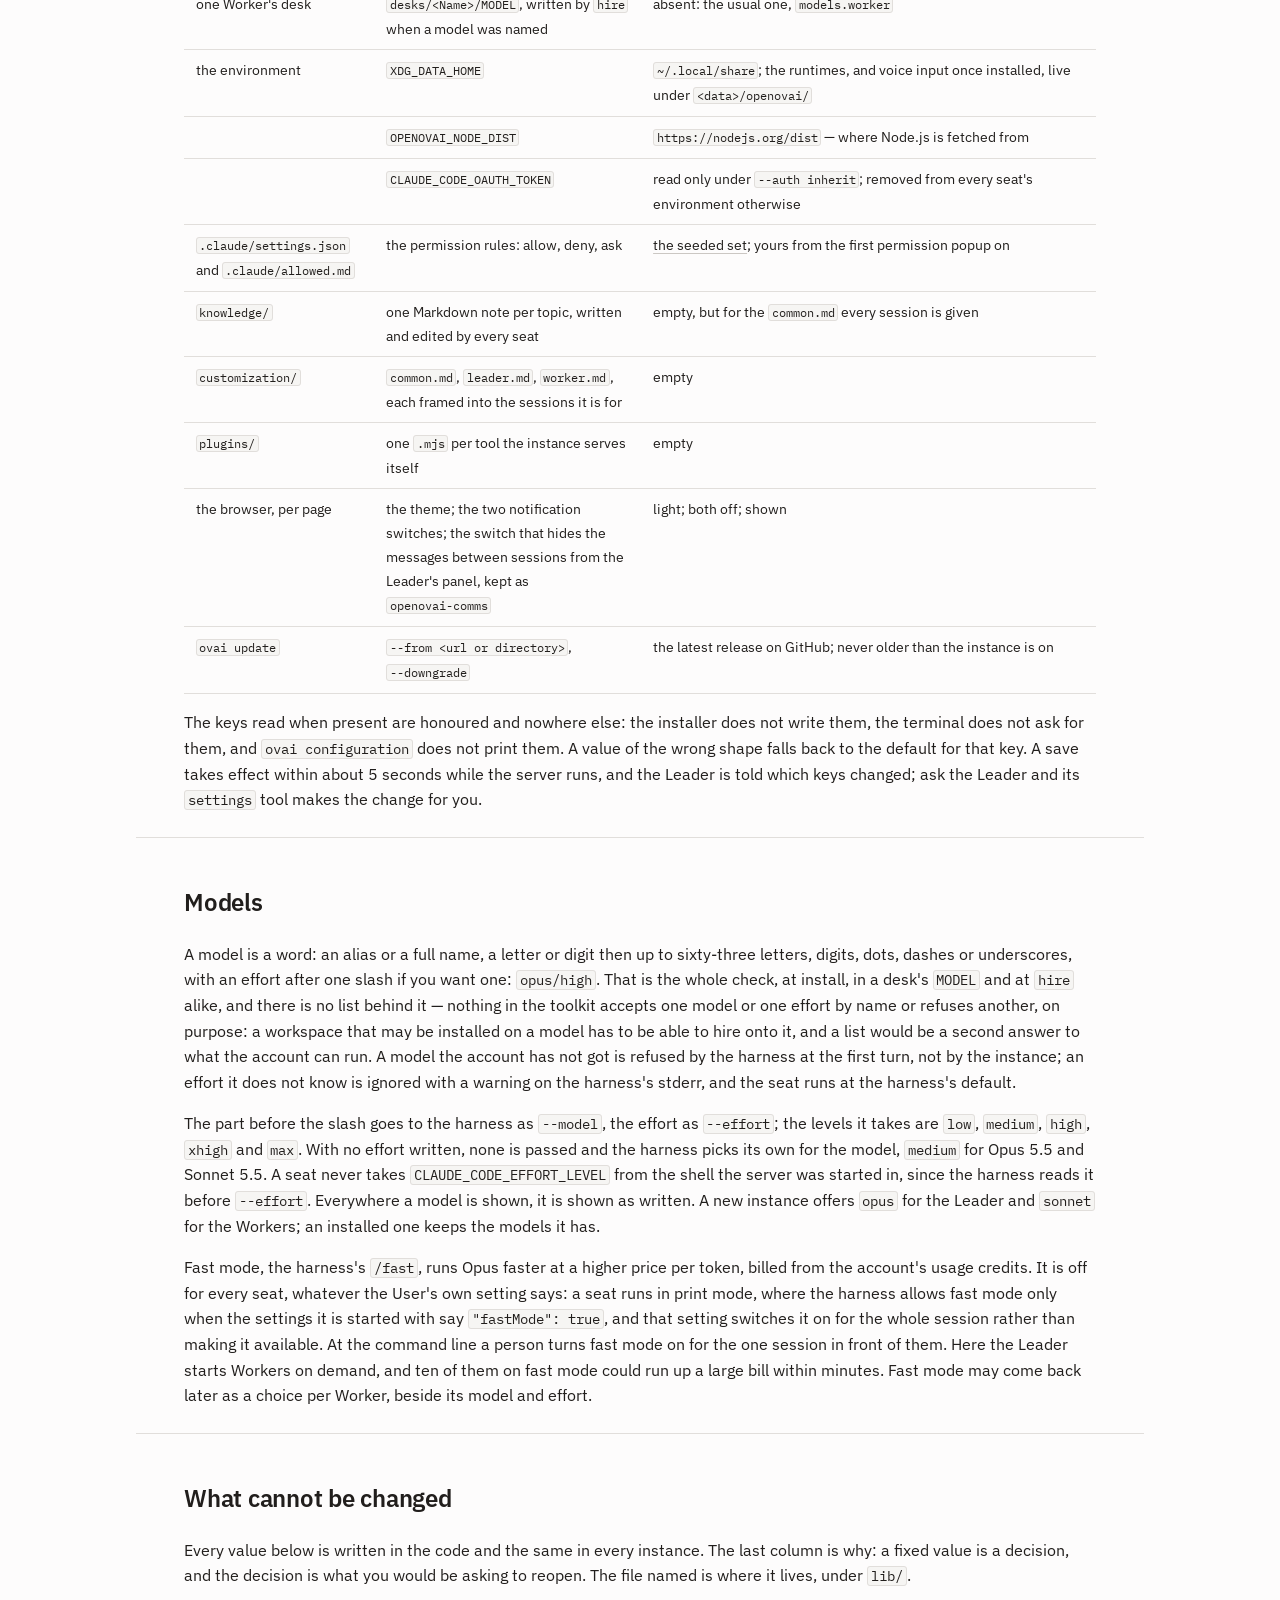
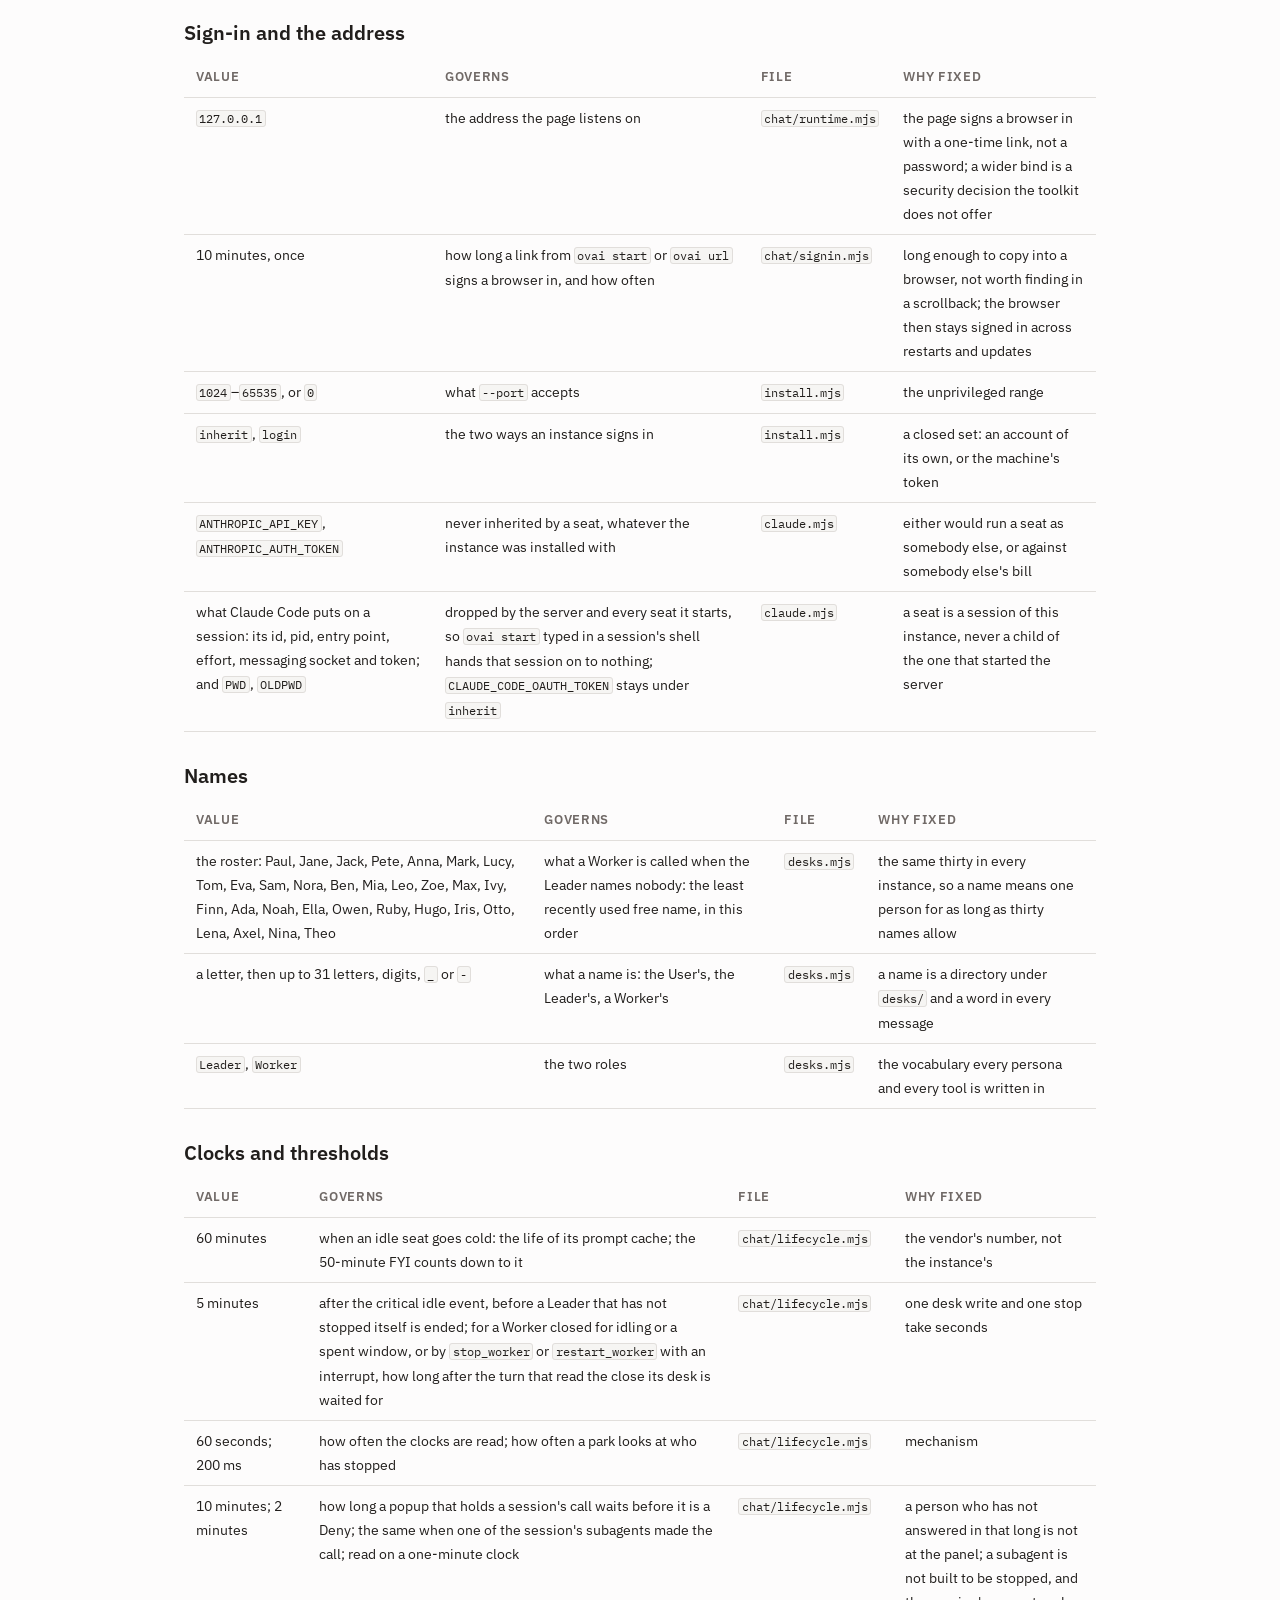
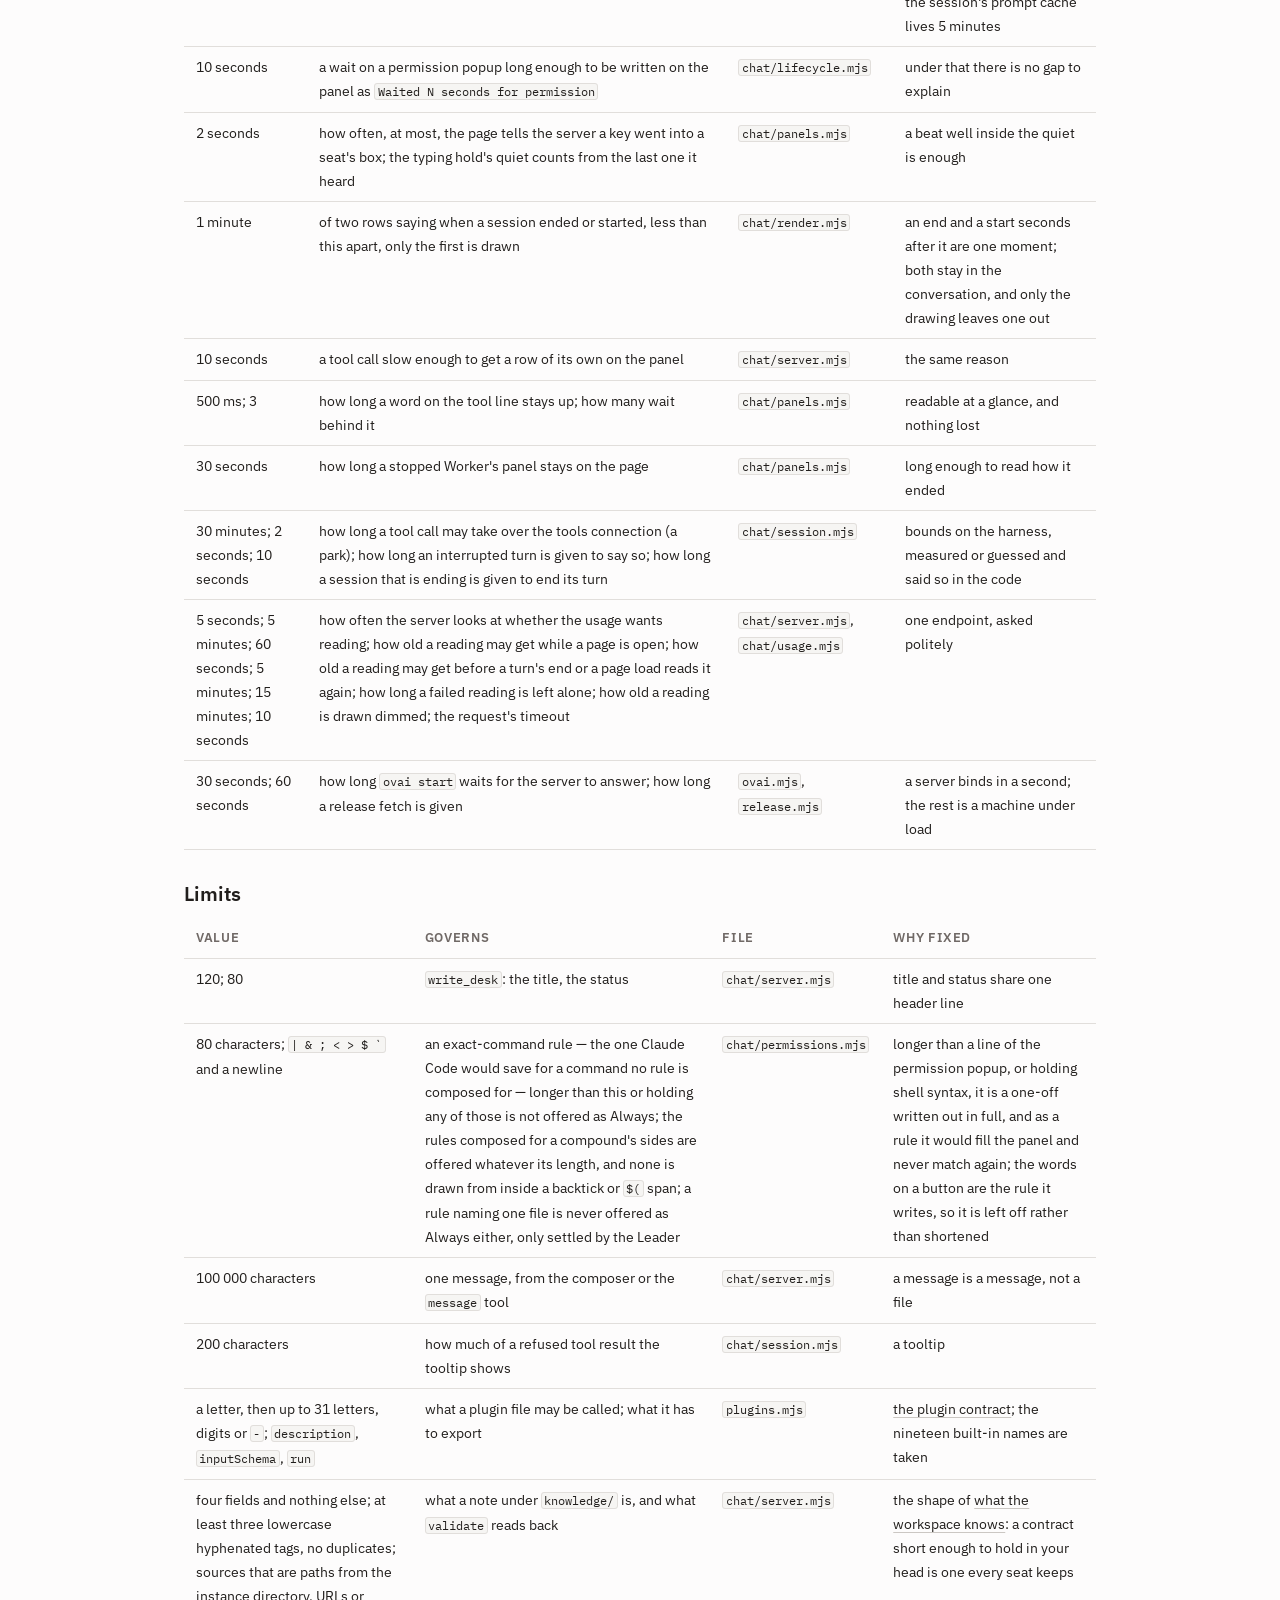
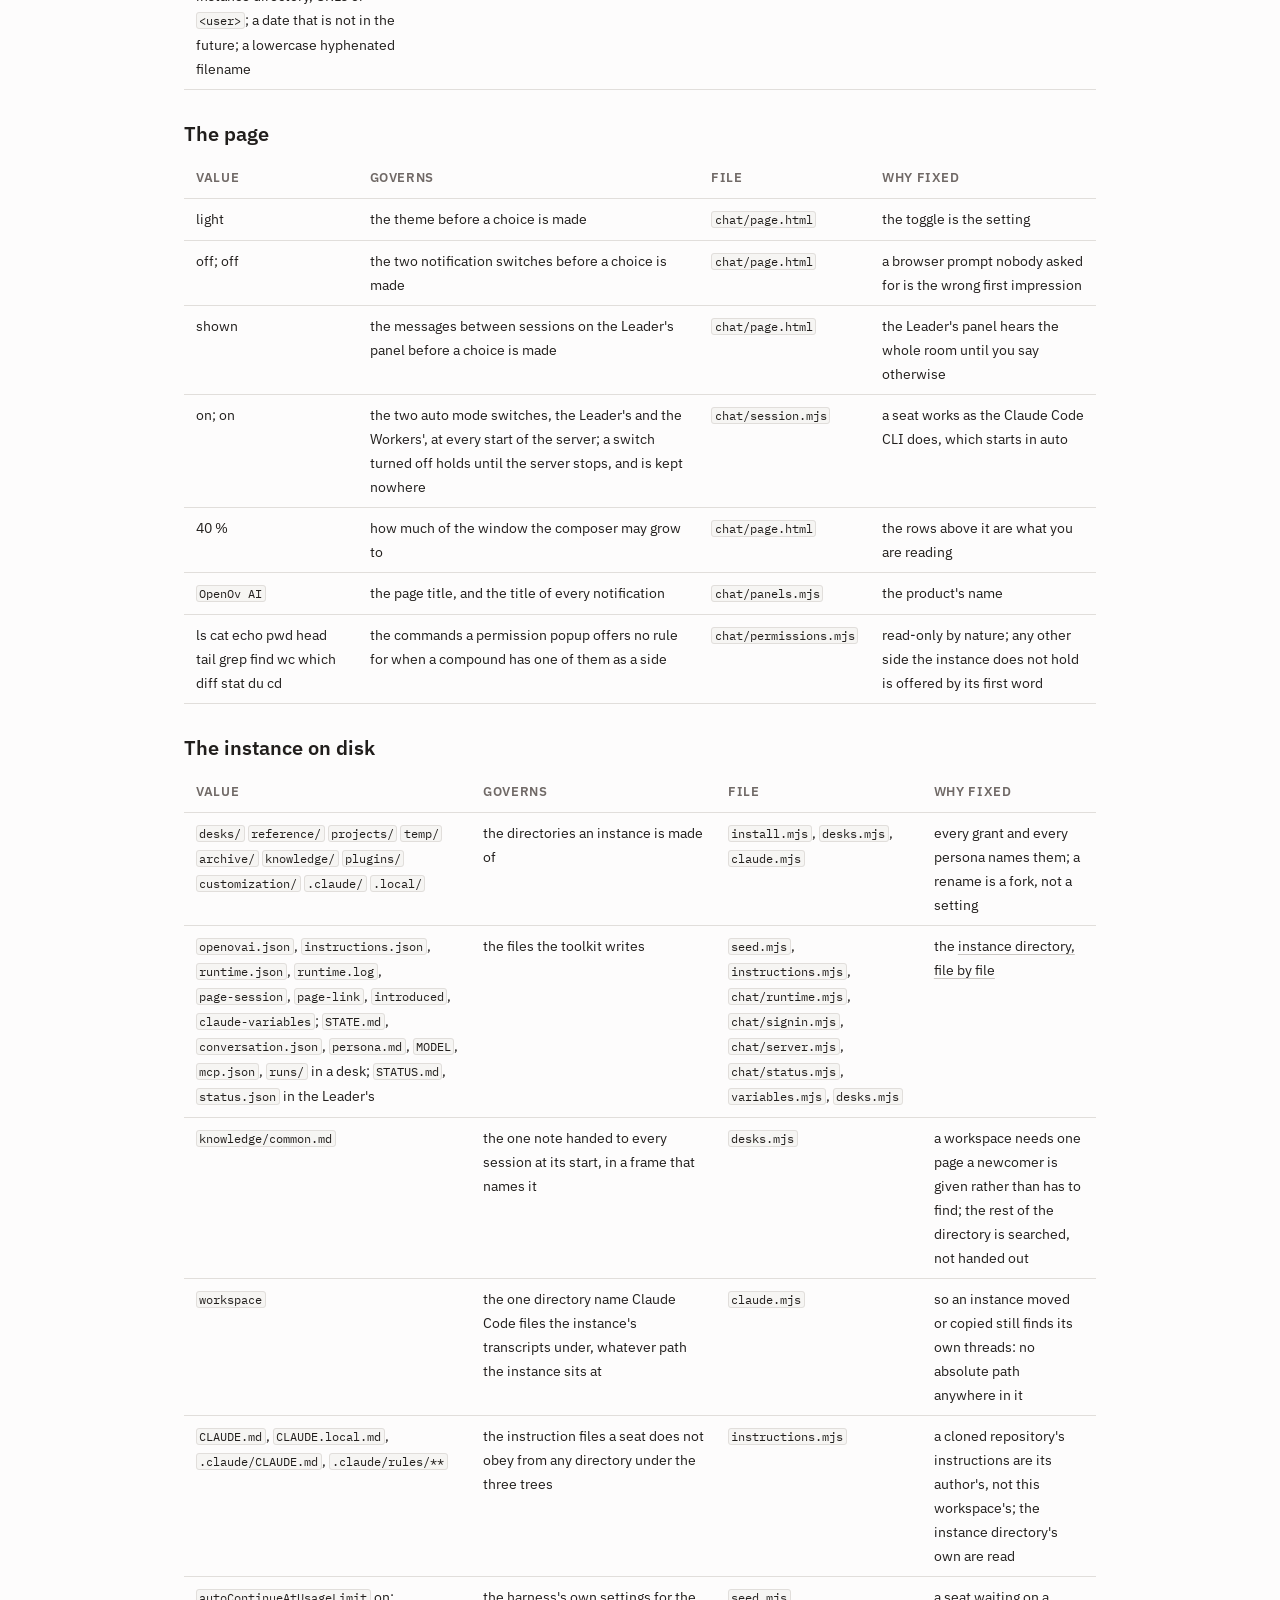
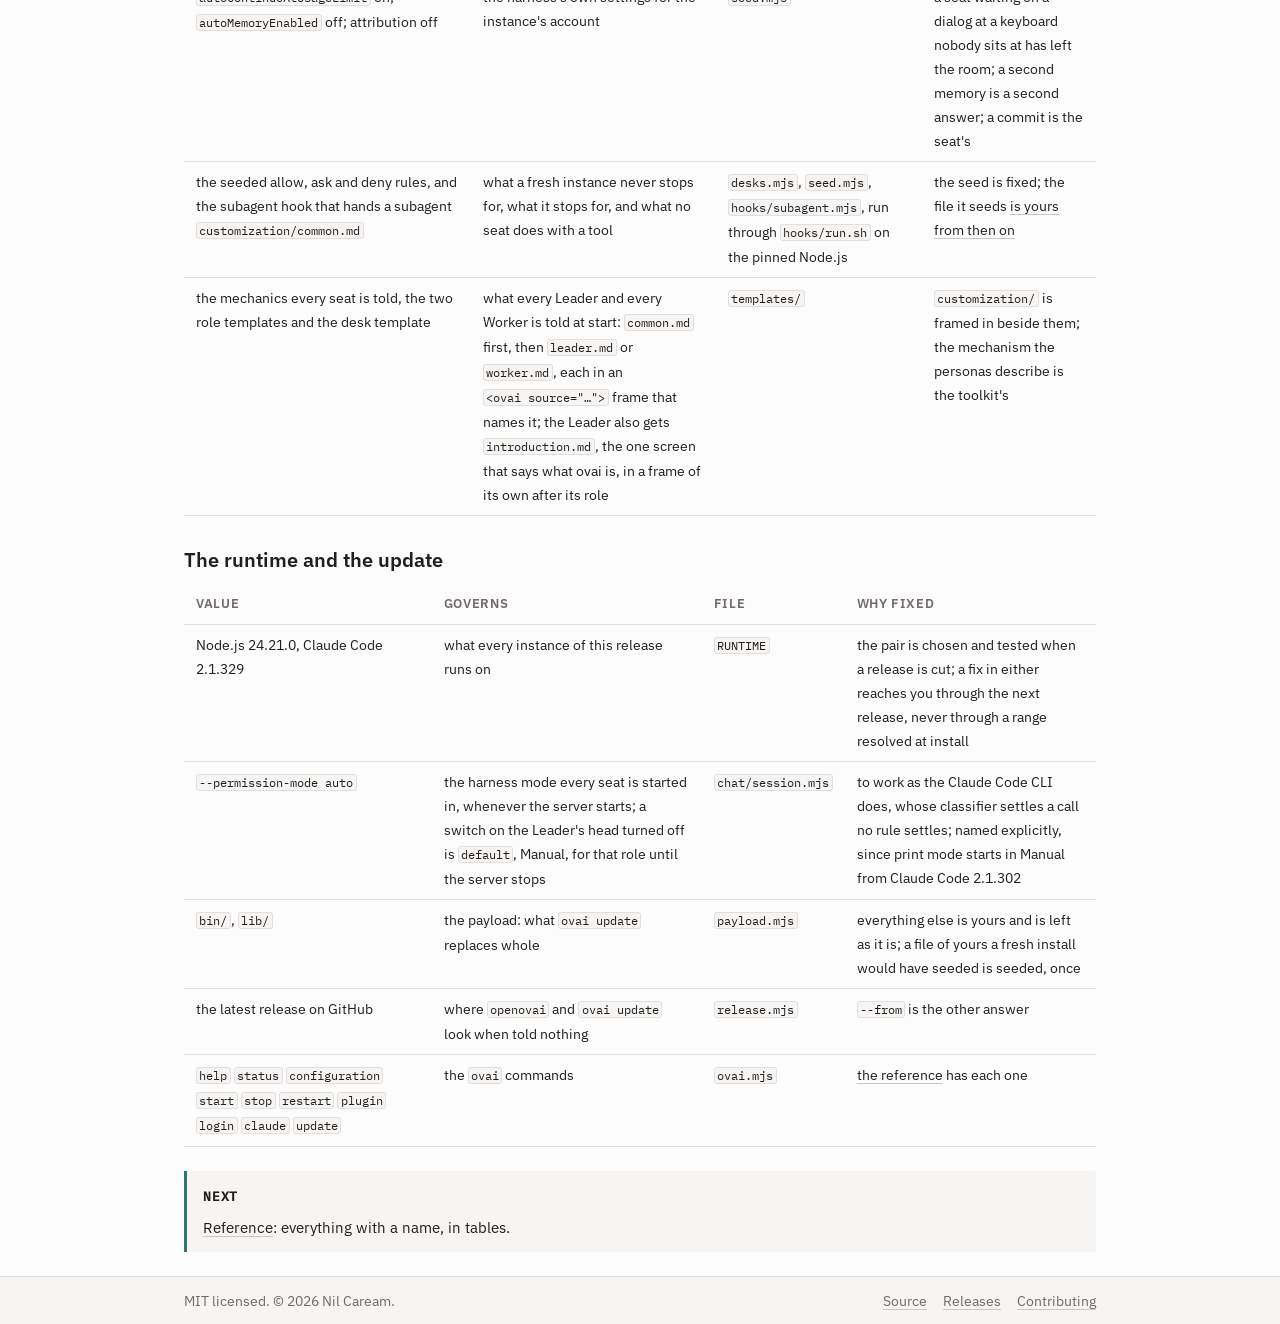
<file: defaults/index.html>
<!doctype html>
<html lang="en">
<head>
<meta charset="utf-8">
<meta name="viewport" content="width=device-width, initial-scale=1">
<title>Defaults: what can be changed and what cannot — OpenOv AI</title>
<meta name="description" content="Every default an instance runs on, in two lists: what you can change and where, and what is fixed in the code, what each fixed value governs, and why it is fixed rather than a setting.">
<link rel="canonical" href="https://openov.ai/defaults/">
<meta property="og:type" content="website">
<meta property="og:url" content="https://openov.ai/defaults/">
<meta property="og:title" content="Defaults: what can be changed and what cannot — OpenOv AI">
<meta property="og:description" content="What you can change and where; what is fixed, what it governs, and why.">
<link rel="icon" href="/favicon.svg" type="image/svg+xml">
<!-- Fonts are served from this site. The page makes no third-party request of any kind. -->
<link rel="preload" href="/fonts/ibm-plex-sans-latin.woff2" as="font" type="font/woff2" crossorigin>
<link rel="preload" href="/fonts/ibm-plex-mono-400-latin.woff2" as="font" type="font/woff2" crossorigin>
<link rel="stylesheet" href="/style.css">
</head>
<body data-page="defaults">

<a class="skip" href="#main">Skip to content</a>

<header class="bar">
  <div class="wrap bar-in">
    <a class="mark" href="/"><img src="/favicon.svg" alt="" width="24" height="24">OpenOv AI</a>
    <nav>
      <a href="/how-it-works/">How it works</a>
      <a href="/install/">Install</a>
      <a href="https://github.com/nilcaream/openovai">GitHub</a>
      <button type="button" id="theme" class="ghost" hidden aria-label="Switch colour theme">Theme</button>
    </nav>
  </div>
  <nav class="docs" aria-label="Documentation">
    <div class="wrap docs-in">
      <a href="/how-it-works/">How it works</a>
      <a href="/install/">Install</a>
      <a href="/team/">Leader and Workers</a>
      <a href="/permissions/">Permissions</a>
      <a href="/knowledge/">Knowledge</a>
      <a href="/plugins/">Plugins</a>
      <a href="/customization/">Customization</a>
      <a href="/defaults/">Defaults</a>
      <a href="/faq/">FAQ</a>
      <a href="/reference/">Reference</a>
    </div>
  </nav>
</header>

<main id="main">

  <section class="wrap hero">
    <h1>The defaults</h1>
    <p class="lead">
      Everything an instance runs on has a value, and every value is one of two kinds: a setting
      with a default, or a number written in the code. This page is both lists &mdash; what you can
      change and where, then what you cannot, what each fixed value governs, and why it is fixed
      rather than a setting. Read it before asking for a knob: the reason a value is fixed is
      usually the answer.
    </p>
    <p>
      <a href="#changed">what can be changed</a> &middot; <a href="#models">models</a> &middot;
      <a href="#fixed">what cannot</a>
    </p>
  </section>

  <section class="wrap prose">
    <h2 id="changed">What can be changed</h2>
    <p>
      Nine places hold everything that is yours. An update replaces the payload &mdash;
      <code>bin/</code> and <code>lib/</code> &mdash; and touches none of them; the
      <a href="/customization/">customization page</a> says how each one is used.
    </p>
    <div class="table">
      <table>
        <thead><tr><th>where</th><th>what</th><th>default</th></tr></thead>
        <tbody>
          <tr><td>the install: a flag, or a question on the terminal</td><td><code>--root</code>, <code>--user</code>, <code>--leader</code></td><td>none &mdash; asked, never guessed</td></tr>
          <tr><td></td><td><code>--leader-model</code>, <code>--worker-model</code></td><td><code>opus</code>, <code>sonnet</code></td></tr>
          <tr><td></td><td><code>--port</code></td><td><code>0</code> &mdash; a free one, chosen at each start</td></tr>
          <tr><td></td><td><code>--auth</code></td><td><code>login</code>; the other answer is <code>inherit</code></td></tr>
          <tr><td></td><td><code>--source</code>, <code>--force</code></td><td>never asked: where the toolkit is, and whether to install into a directory that is not empty</td></tr>
          <tr><td><code>openovai.json</code>, written by the installer</td><td><code>user</code>, <code>leader</code>, <code>models</code>, <code>port</code>, <code>auth</code></td><td>the answers above</td></tr>
          <tr><td><code>openovai.json</code>, read when present</td><td><code>idle</code></td><td><code>{ "fyi": [10, 50], "force": 55, "all": 1 }</code> minutes</td></tr>
          <tr><td></td><td><code>context</code></td><td><code>{ "warning": 200000, "step": 20000, "error": 300000 }</code> tokens; <code>step</code> is the Leader's own, since a Worker's size reaches the Leader at the warning and the error only</td></tr>
          <tr><td></td><td><code>park</code></td><td><code>{ "deadline": 1800, "timeout": 20, "margin": 15 }</code> seconds</td></tr>
          <tr><td></td><td><code>typing</code></td><td><code>{ "quiet": 10, "cap": 30 }</code> seconds; <code>0</code> in either turns the hold off &mdash; <a href="/reference/#typing">the typing hold, with a worked timeline</a></td></tr>
          <tr><td></td><td><code>quota</code></td><td><code>{ "5h": [90, 95], "7d": [97, 99] }</code> percent</td></tr>
          <tr><td></td><td><code>desk</code></td><td><code>{ "limit": 131072 }</code> bytes, 128 KB: a desk file past it is saved whole beside itself as <code>STATE-&lt;time&gt;.md</code> and its seat told once per crossing</td></tr>
          <tr><td></td><td><code>update</code></td><td><code>{ "check": true }</code>: GitHub is asked once a day for a newer release, and the version on the Leader's head turns red when there is one; <code>false</code> asks nothing</td></tr>
          <tr><td></td><td><code>runs</code></td><td><code>{ "most": 8, "hours": 24 }</code>: long runs going per seat, and hours before a run is stopped</td></tr>
          <tr><td></td><td><code>voice</code></td><td><code>{ "on": false, "language": "en" }</code>: the Leader's microphone button greyed until it is turned on, and English until another Whisper language code is set</td></tr>
          <tr><td>one Worker's desk</td><td><code>desks/&lt;Name&gt;/MODEL</code>, written by <code>hire</code> when a model was named</td><td>absent: the usual one, <code>models.worker</code></td></tr>
          <tr><td>the environment</td><td><code>XDG_DATA_HOME</code></td><td><code>~/.local/share</code>; the runtimes, and voice input once installed, live under <code>&lt;data&gt;/openovai/</code></td></tr>
          <tr><td></td><td><code>OPENOVAI_NODE_DIST</code></td><td><code>https://nodejs.org/dist</code> &mdash; where Node.js is fetched from</td></tr>
          <tr><td></td><td><code>CLAUDE_CODE_OAUTH_TOKEN</code></td><td>read only under <code>--auth inherit</code>; removed from every seat's environment otherwise</td></tr>
          <tr><td><code>.claude/settings.json</code> and <code>.claude/allowed.md</code></td><td>the permission rules: allow, deny, ask</td><td><a href="/permissions/">the seeded set</a>; yours from the first permission popup on</td></tr>
          <tr><td><code>knowledge/</code></td><td>one Markdown note per topic, written and edited by every seat</td><td>empty, but for the <code>common.md</code> every session is given</td></tr>
          <tr><td><code>customization/</code></td><td><code>common.md</code>, <code>leader.md</code>, <code>worker.md</code>, each framed into the sessions it is for</td><td>empty</td></tr>
          <tr><td><code>plugins/</code></td><td>one <code>.mjs</code> per tool the instance serves itself</td><td>empty</td></tr>
          <tr><td>the browser, per page</td><td>the theme; the two notification switches; the switch that hides the messages between sessions from the Leader's panel, kept as <code>openovai-comms</code></td><td>light; both off; shown</td></tr>
          <tr><td><code>ovai update</code></td><td><code>--from &lt;url or directory&gt;</code>, <code>--downgrade</code></td><td>the latest release on GitHub; never older than the instance is on</td></tr>
        </tbody>
      </table>
    </div>
    <p>
      The keys read when present are honoured and nowhere else: the installer does not write
      them, the terminal does not ask for them, and <code>ovai configuration</code> does not print
      them. A value of the wrong shape falls back to the default for that key. A save takes effect
      within about 5 seconds while the server runs, and the Leader is told which keys changed; ask
      the Leader and its <code>settings</code> tool makes the change for you.
    </p>
  </section>

  <section class="wrap prose">
    <h2 id="models">Models</h2>
    <p>
      A model is a word: an alias or a full name, a letter or digit then up to sixty-three letters,
      digits, dots, dashes or underscores, with an effort after one slash if you want one:
      <code>opus/high</code>. That is the whole check, at install, in a desk's <code>MODEL</code>
      and at <code>hire</code> alike, and there is no list behind it &mdash; nothing in the toolkit
      accepts one model or one effort by name or refuses another, on purpose: a workspace that may be
      installed on a model has to be able to hire onto it, and a list would be a second answer to
      what the account can run. A model the account has not got is refused by the harness at the
      first turn, not by the instance; an effort it does not know is ignored with a warning on the
      harness's stderr, and the seat runs at the harness's default.
    </p>
    <p>
      The part before the slash goes to the harness as <code>--model</code>, the effort as
      <code>--effort</code>; the levels it takes are <code>low</code>, <code>medium</code>,
      <code>high</code>, <code>xhigh</code> and <code>max</code>. With no effort written, none is
      passed and the harness picks its own for the model, <code>medium</code> for Opus 5.5 and
      Sonnet 5.5. A seat never takes <code>CLAUDE_CODE_EFFORT_LEVEL</code> from the shell the server
      was started in, since the harness reads it before <code>--effort</code>. Everywhere a model is
      shown, it is shown as written. A new instance offers <code>opus</code> for the Leader and
      <code>sonnet</code> for the Workers; an installed one keeps the models it has.
    </p>
    <p>
      Fast mode, the harness's <code>/fast</code>, runs Opus faster at a higher price per token,
      billed from the account's usage credits. It is off for every seat, whatever the User's own
      setting says: a seat runs in print mode, where the harness allows fast mode only when the
      settings it is started with say <code>"fastMode": true</code>, and that setting switches it on
      for the whole session rather than making it available. At the command line a person turns fast
      mode on for the one session in front of them. Here the Leader starts Workers on demand, and ten
      of them on fast mode could run up a large bill within minutes. Fast mode may come back later as
      a choice per Worker, beside its model and effort.
    </p>
  </section>

  <section class="wrap prose">
    <h2 id="fixed">What cannot be changed</h2>
    <p>
      Every value below is written in the code and the same in every instance. The last column is
      why: a fixed value is a decision, and the decision is what you would be asking to reopen. The
      file named is where it lives, under <code>lib/</code>.
    </p>
    <h3 id="fixed-address">Sign-in and the address</h3>
    <div class="table">
      <table>
        <thead><tr><th>value</th><th>governs</th><th>file</th><th>why fixed</th></tr></thead>
        <tbody>
          <tr><td><code>127.0.0.1</code></td><td>the address the page listens on</td><td><code>chat/runtime.mjs</code></td><td>the page signs a browser in with a one-time link, not a password; a wider bind is a security decision the toolkit does not offer</td></tr>
          <tr><td>10 minutes, once</td><td>how long a link from <code>ovai start</code> or <code>ovai url</code> signs a browser in, and how often</td><td><code>chat/signin.mjs</code></td><td>long enough to copy into a browser, not worth finding in a scrollback; the browser then stays signed in across restarts and updates</td></tr>
          <tr><td><code>1024</code>&ndash;<code>65535</code>, or <code>0</code></td><td>what <code>--port</code> accepts</td><td><code>install.mjs</code></td><td>the unprivileged range</td></tr>
          <tr><td><code>inherit</code>, <code>login</code></td><td>the two ways an instance signs in</td><td><code>install.mjs</code></td><td>a closed set: an account of its own, or the machine's token</td></tr>
          <tr><td><code>ANTHROPIC_API_KEY</code>, <code>ANTHROPIC_AUTH_TOKEN</code></td><td>never inherited by a seat, whatever the instance was installed with</td><td><code>claude.mjs</code></td><td>either would run a seat as somebody else, or against somebody else's bill</td></tr>
          <tr><td>what Claude Code puts on a session: its id, pid, entry point, effort, messaging socket and token; and <code>PWD</code>, <code>OLDPWD</code></td><td>dropped by the server and every seat it starts, so <code>ovai start</code> typed in a session's shell hands that session on to nothing; <code>CLAUDE_CODE_OAUTH_TOKEN</code> stays under <code>inherit</code></td><td><code>claude.mjs</code></td><td>a seat is a session of this instance, never a child of the one that started the server</td></tr>
        </tbody>
      </table>
    </div>
    <h3 id="fixed-names">Names</h3>
    <div class="table">
      <table>
        <thead><tr><th>value</th><th>governs</th><th>file</th><th>why fixed</th></tr></thead>
        <tbody>
          <tr><td>the roster: Paul, Jane, Jack, Pete, Anna, Mark, Lucy, Tom, Eva, Sam, Nora, Ben, Mia, Leo, Zoe, Max, Ivy, Finn, Ada, Noah, Ella, Owen, Ruby, Hugo, Iris, Otto, Lena, Axel, Nina, Theo</td><td>what a Worker is called when the Leader names nobody: the least recently used free name, in this order</td><td><code>desks.mjs</code></td><td>the same thirty in every instance, so a name means one person for as long as thirty names allow</td></tr>
          <tr><td>a letter, then up to 31 letters, digits, <code>_</code> or <code>-</code></td><td>what a name is: the User's, the Leader's, a Worker's</td><td><code>desks.mjs</code></td><td>a name is a directory under <code>desks/</code> and a word in every message</td></tr>
          <tr><td><code>Leader</code>, <code>Worker</code></td><td>the two roles</td><td><code>desks.mjs</code></td><td>the vocabulary every persona and every tool is written in</td></tr>
        </tbody>
      </table>
    </div>
    <h3 id="fixed-clocks">Clocks and thresholds</h3>
    <div class="table">
      <table>
        <thead><tr><th>value</th><th>governs</th><th>file</th><th>why fixed</th></tr></thead>
        <tbody>
          <tr><td>60 minutes</td><td>when an idle seat goes cold: the life of its prompt cache; the 50-minute FYI counts down to it</td><td><code>chat/lifecycle.mjs</code></td><td>the vendor's number, not the instance's</td></tr>
          <tr><td>5 minutes</td><td>after the critical idle event, before a Leader that has not stopped itself is ended; for a Worker closed for idling or a spent window, or by <code>stop_worker</code> or <code>restart_worker</code> with an interrupt, how long after the turn that read the close its desk is waited for</td><td><code>chat/lifecycle.mjs</code></td><td>one desk write and one stop take seconds</td></tr>
          <tr><td>60 seconds; 200 ms</td><td>how often the clocks are read; how often a park looks at who has stopped</td><td><code>chat/lifecycle.mjs</code></td><td>mechanism</td></tr>
          <tr><td>10 minutes; 2 minutes</td><td>how long a popup that holds a session's call waits before it is a Deny; the same when one of the session's subagents made the call; read on a one-minute clock</td><td><code>chat/lifecycle.mjs</code></td><td>a person who has not answered in that long is not at the panel; a subagent is not built to be stopped, and the session's prompt cache lives 5 minutes</td></tr>
          <tr><td>10 seconds</td><td>a wait on a permission popup long enough to be written on the panel as <code>Waited N seconds for permission</code></td><td><code>chat/lifecycle.mjs</code></td><td>under that there is no gap to explain</td></tr>
          <tr><td>2 seconds</td><td>how often, at most, the page tells the server a key went into a seat's box; the typing hold's quiet counts from the last one it heard</td><td><code>chat/panels.mjs</code></td><td>a beat well inside the quiet is enough</td></tr>
          <tr><td>1 minute</td><td>of two rows saying when a session ended or started, less than this apart, only the first is drawn</td><td><code>chat/render.mjs</code></td><td>an end and a start seconds after it are one moment; both stay in the conversation, and only the drawing leaves one out</td></tr>
          <tr><td>10 seconds</td><td>a tool call slow enough to get a row of its own on the panel</td><td><code>chat/server.mjs</code></td><td>the same reason</td></tr>
          <tr><td>500 ms; 3</td><td>how long a word on the tool line stays up; how many wait behind it</td><td><code>chat/panels.mjs</code></td><td>readable at a glance, and nothing lost</td></tr>
          <tr><td>30 seconds</td><td>how long a stopped Worker's panel stays on the page</td><td><code>chat/panels.mjs</code></td><td>long enough to read how it ended</td></tr>
          <tr><td>30 minutes; 2 seconds; 10 seconds</td><td>how long a tool call may take over the tools connection (a park); how long an interrupted turn is given to say so; how long a session that is ending is given to end its turn</td><td><code>chat/session.mjs</code></td><td>bounds on the harness, measured or guessed and said so in the code</td></tr>
          <tr><td>5 seconds; 5 minutes; 60 seconds; 5 minutes; 15 minutes; 10 seconds</td><td>how often the server looks at whether the usage wants reading; how old a reading may get while a page is open; how old a reading may get before a turn's end or a page load reads it again; how long a failed reading is left alone; how old a reading is drawn dimmed; the request's timeout</td><td><code>chat/server.mjs</code>, <code>chat/usage.mjs</code></td><td>one endpoint, asked politely</td></tr>
          <tr><td>30 seconds; 60 seconds</td><td>how long <code>ovai start</code> waits for the server to answer; how long a release fetch is given</td><td><code>ovai.mjs</code>, <code>release.mjs</code></td><td>a server binds in a second; the rest is a machine under load</td></tr>
        </tbody>
      </table>
    </div>
    <h3 id="fixed-limits">Limits</h3>
    <div class="table">
      <table>
        <thead><tr><th>value</th><th>governs</th><th>file</th><th>why fixed</th></tr></thead>
        <tbody>
          <tr><td>120; 80</td><td><code>write_desk</code>: the title, the status</td><td><code>chat/server.mjs</code></td><td>title and status share one header line</td></tr>
          <tr><td>80 characters; <code>| &amp; ; &lt; &gt; $ `</code> and a newline</td><td>an exact-command rule &mdash; the one Claude Code would save for a command no rule is composed for &mdash; longer than this or holding any of those is not offered as Always; the rules composed for a compound's sides are offered whatever its length, and none is drawn from inside a backtick or <code>$(</code> span; a rule naming one file is never offered as Always either, only settled by the Leader</td><td><code>chat/permissions.mjs</code></td><td>longer than a line of the permission popup, or holding shell syntax, it is a one-off written out in full, and as a rule it would fill the panel and never match again; the words on a button are the rule it writes, so it is left off rather than shortened</td></tr>
          <tr><td>100 000 characters</td><td>one message, from the composer or the <code>message</code> tool</td><td><code>chat/server.mjs</code></td><td>a message is a message, not a file</td></tr>
          <tr><td>200 characters</td><td>how much of a refused tool result the tooltip shows</td><td><code>chat/session.mjs</code></td><td>a tooltip</td></tr>
          <tr><td>a letter, then up to 31 letters, digits or <code>-</code>; <code>description</code>, <code>inputSchema</code>, <code>run</code></td><td>what a plugin file may be called; what it has to export</td><td><code>plugins.mjs</code></td><td><a href="/plugins/">the plugin contract</a>; the nineteen built-in names are taken</td></tr>
          <tr><td>four fields and nothing else; at least three lowercase hyphenated tags, no duplicates; sources that are paths from the instance directory, URLs or <code>&lt;user&gt;</code>; a date that is not in the future; a lowercase hyphenated filename</td><td>what a note under <code>knowledge/</code> is, and what <code>validate</code> reads back</td><td><code>chat/server.mjs</code></td><td>the shape of <a href="/knowledge/">what the workspace knows</a>: a contract short enough to hold in your head is one every seat keeps</td></tr>
        </tbody>
      </table>
    </div>
    <h3 id="fixed-page">The page</h3>
    <div class="table">
      <table>
        <thead><tr><th>value</th><th>governs</th><th>file</th><th>why fixed</th></tr></thead>
        <tbody>
          <tr><td>light</td><td>the theme before a choice is made</td><td><code>chat/page.html</code></td><td>the toggle is the setting</td></tr>
          <tr><td>off; off</td><td>the two notification switches before a choice is made</td><td><code>chat/page.html</code></td><td>a browser prompt nobody asked for is the wrong first impression</td></tr>
          <tr><td>shown</td><td>the messages between sessions on the Leader's panel before a choice is made</td><td><code>chat/page.html</code></td><td>the Leader's panel hears the whole room until you say otherwise</td></tr>
          <tr><td>on; on</td><td>the two auto mode switches, the Leader's and the Workers', at every start of the server; a switch turned off holds until the server stops, and is kept nowhere</td><td><code>chat/session.mjs</code></td><td>a seat works as the Claude Code CLI does, which starts in auto</td></tr>
          <tr><td>40 %</td><td>how much of the window the composer may grow to</td><td><code>chat/page.html</code></td><td>the rows above it are what you are reading</td></tr>
          <tr><td><code>OpenOv AI</code></td><td>the page title, and the title of every notification</td><td><code>chat/panels.mjs</code></td><td>the product's name</td></tr>
          <tr><td>ls cat echo pwd head tail grep find wc which diff stat du cd</td><td>the commands a permission popup offers no rule for when a compound has one of them as a side</td><td><code>chat/permissions.mjs</code></td><td>read-only by nature; any other side the instance does not hold is offered by its first word</td></tr>
        </tbody>
      </table>
    </div>
    <h3 id="fixed-disk">The instance on disk</h3>
    <div class="table">
      <table>
        <thead><tr><th>value</th><th>governs</th><th>file</th><th>why fixed</th></tr></thead>
        <tbody>
          <tr><td><code>desks/</code> <code>reference/</code> <code>projects/</code> <code>temp/</code> <code>archive/</code> <code>knowledge/</code> <code>plugins/</code> <code>customization/</code> <code>.claude/</code> <code>.local/</code></td><td>the directories an instance is made of</td><td><code>install.mjs</code>, <code>desks.mjs</code>, <code>claude.mjs</code></td><td>every grant and every persona names them; a rename is a fork, not a setting</td></tr>
          <tr><td><code>openovai.json</code>, <code>instructions.json</code>, <code>runtime.json</code>, <code>runtime.log</code>, <code>page-session</code>, <code>page-link</code>, <code>introduced</code>, <code>claude-variables</code>; <code>STATE.md</code>, <code>conversation.json</code>, <code>persona.md</code>, <code>MODEL</code>, <code>mcp.json</code>, <code>runs/</code> in a desk; <code>STATUS.md</code>, <code>status.json</code> in the Leader's</td><td>the files the toolkit writes</td><td><code>seed.mjs</code>, <code>instructions.mjs</code>, <code>chat/runtime.mjs</code>, <code>chat/signin.mjs</code>, <code>chat/server.mjs</code>, <code>chat/status.mjs</code>, <code>variables.mjs</code>, <code>desks.mjs</code></td><td>the <a href="/reference/#root">instance directory, file by file</a></td></tr>
          <tr><td><code>knowledge/common.md</code></td><td>the one note handed to every session at its start, in a frame that names it</td><td><code>desks.mjs</code></td><td>a workspace needs one page a newcomer is given rather than has to find; the rest of the directory is searched, not handed out</td></tr>
          <tr><td><code>workspace</code></td><td>the one directory name Claude Code files the instance's transcripts under, whatever path the instance sits at</td><td><code>claude.mjs</code></td><td>so an instance moved or copied still finds its own threads: no absolute path anywhere in it</td></tr>
          <tr><td><code>CLAUDE.md</code>, <code>CLAUDE.local.md</code>, <code>.claude/CLAUDE.md</code>, <code>.claude/rules/**</code></td><td>the instruction files a seat does not obey from any directory under the three trees</td><td><code>instructions.mjs</code></td><td>a cloned repository's instructions are its author's, not this workspace's; the instance directory's own are read</td></tr>
          <tr><td><code>autoContinueAtUsageLimit</code> on; <code>autoMemoryEnabled</code> off; attribution off</td><td>the harness's own settings for the instance's account</td><td><code>seed.mjs</code></td><td>a seat waiting on a dialog at a keyboard nobody sits at has left the room; a second memory is a second answer; a commit is the seat's</td></tr>
          <tr><td>the seeded allow, ask and deny rules, and the subagent hook that hands a subagent <code>customization/common.md</code></td><td>what a fresh instance never stops for, what it stops for, and what no seat does with a tool</td><td><code>desks.mjs</code>, <code>seed.mjs</code>, <code>hooks/subagent.mjs</code>, run through <code>hooks/run.sh</code> on the pinned Node.js</td><td>the seed is fixed; the file it seeds <a href="/permissions/">is yours from then on</a></td></tr>
          <tr><td>the mechanics every seat is told, the two role templates and the desk template</td><td>what every Leader and every Worker is told at start: <code>common.md</code> first, then <code>leader.md</code> or <code>worker.md</code>, each in an <code>&lt;ovai source="&hellip;"&gt;</code> frame that names it; the Leader also gets <code>introduction.md</code>, the one screen that says what ovai is, in a frame of its own after its role</td><td><code>templates/</code></td><td><code>customization/</code> is framed in beside them; the mechanism the personas describe is the toolkit's</td></tr>
        </tbody>
      </table>
    </div>
    <h3 id="fixed-runtime">The runtime and the update</h3>
    <div class="table">
      <table>
        <thead><tr><th>value</th><th>governs</th><th>file</th><th>why fixed</th></tr></thead>
        <tbody>
          <tr><td>Node.js 24.21.0, Claude Code 2.1.329</td><td>what every instance of this release runs on</td><td><code>RUNTIME</code></td><td>the pair is chosen and tested when a release is cut; a fix in either reaches you through the next release, never through a range resolved at install</td></tr>
          <tr><td><code>--permission-mode auto</code></td><td>the harness mode every seat is started in, whenever the server starts; a switch on the Leader's head turned off is <code>default</code>, Manual, for that role until the server stops</td><td><code>chat/session.mjs</code></td><td>to work as the Claude Code CLI does, whose classifier settles a call no rule settles; named explicitly, since print mode starts in Manual from Claude Code 2.1.302</td></tr>
          <tr><td><code>bin/</code>, <code>lib/</code></td><td>the payload: what <code>ovai update</code> replaces whole</td><td><code>payload.mjs</code></td><td>everything else is yours and is left as it is; a file of yours a fresh install would have seeded is seeded, once</td></tr>
          <tr><td>the latest release on GitHub</td><td>where <code>openovai</code> and <code>ovai update</code> look when told nothing</td><td><code>release.mjs</code></td><td><code>--from</code> is the other answer</td></tr>
          <tr><td><code>help</code> <code>status</code> <code>configuration</code> <code>start</code> <code>stop</code> <code>restart</code> <code>plugin</code> <code>login</code> <code>claude</code> <code>update</code></td><td>the <code>ovai</code> commands</td><td><code>ovai.mjs</code></td><td><a href="/reference/#ovai">the reference</a> has each one</td></tr>
        </tbody>
      </table>
    </div>
    <div class="callout">
      <b>Next</b>
      <p><a href="/reference/">Reference</a>: everything with a name, in tables.</p>
    </div>
  </section>

</main>

<footer class="bar bar-foot">
  <div class="wrap bar-in">
    <span>MIT licensed. &copy; 2026 Nil Caream.</span>
    <nav>
      <a href="https://github.com/nilcaream/openovai">Source</a>
      <a href="https://github.com/nilcaream/openovai/blob/main/NOTES.md">Releases</a>
      <a href="https://github.com/nilcaream/openovai/blob/main/CONTRIBUTING.md">Contributing</a>
    </nav>
  </div>
</footer>

<script>
// Everything below is an enhancement. With JavaScript off the page is complete:
// the theme follows prefers-color-scheme and the install command is selectable text.
(function () {
  "use strict";

  var root = document.documentElement;
  var toggle = document.getElementById("theme");

  try {
    var saved = localStorage.getItem("theme");
    if (saved === "dark" || saved === "light") root.setAttribute("data-theme", saved);
  } catch (e) { /* private mode, blocked storage: the media query still decides */ }

  if (toggle) {
    toggle.hidden = false;
    toggle.addEventListener("click", function () {
      var dark = getComputedStyle(root).getPropertyValue("--is-dark").trim() === "1";
      var next = dark ? "light" : "dark";
      root.setAttribute("data-theme", next);
      try { localStorage.setItem("theme", next); } catch (e) { /* nothing to do */ }
    });
  }

  document.querySelectorAll("[data-copy]").forEach(function (button) {
    var pre = document.getElementById(button.getAttribute("data-copy") + "-cmd");
    if (!pre || !navigator.clipboard) return;
    button.hidden = false;
    button.addEventListener("click", function () {
      navigator.clipboard.writeText(pre.textContent).then(function () {
        var was = button.textContent;
        button.textContent = "Copied";
        setTimeout(function () { button.textContent = was; }, 1200);
      });
    });
  });
})();
</script>

</body>
</html>
</file>
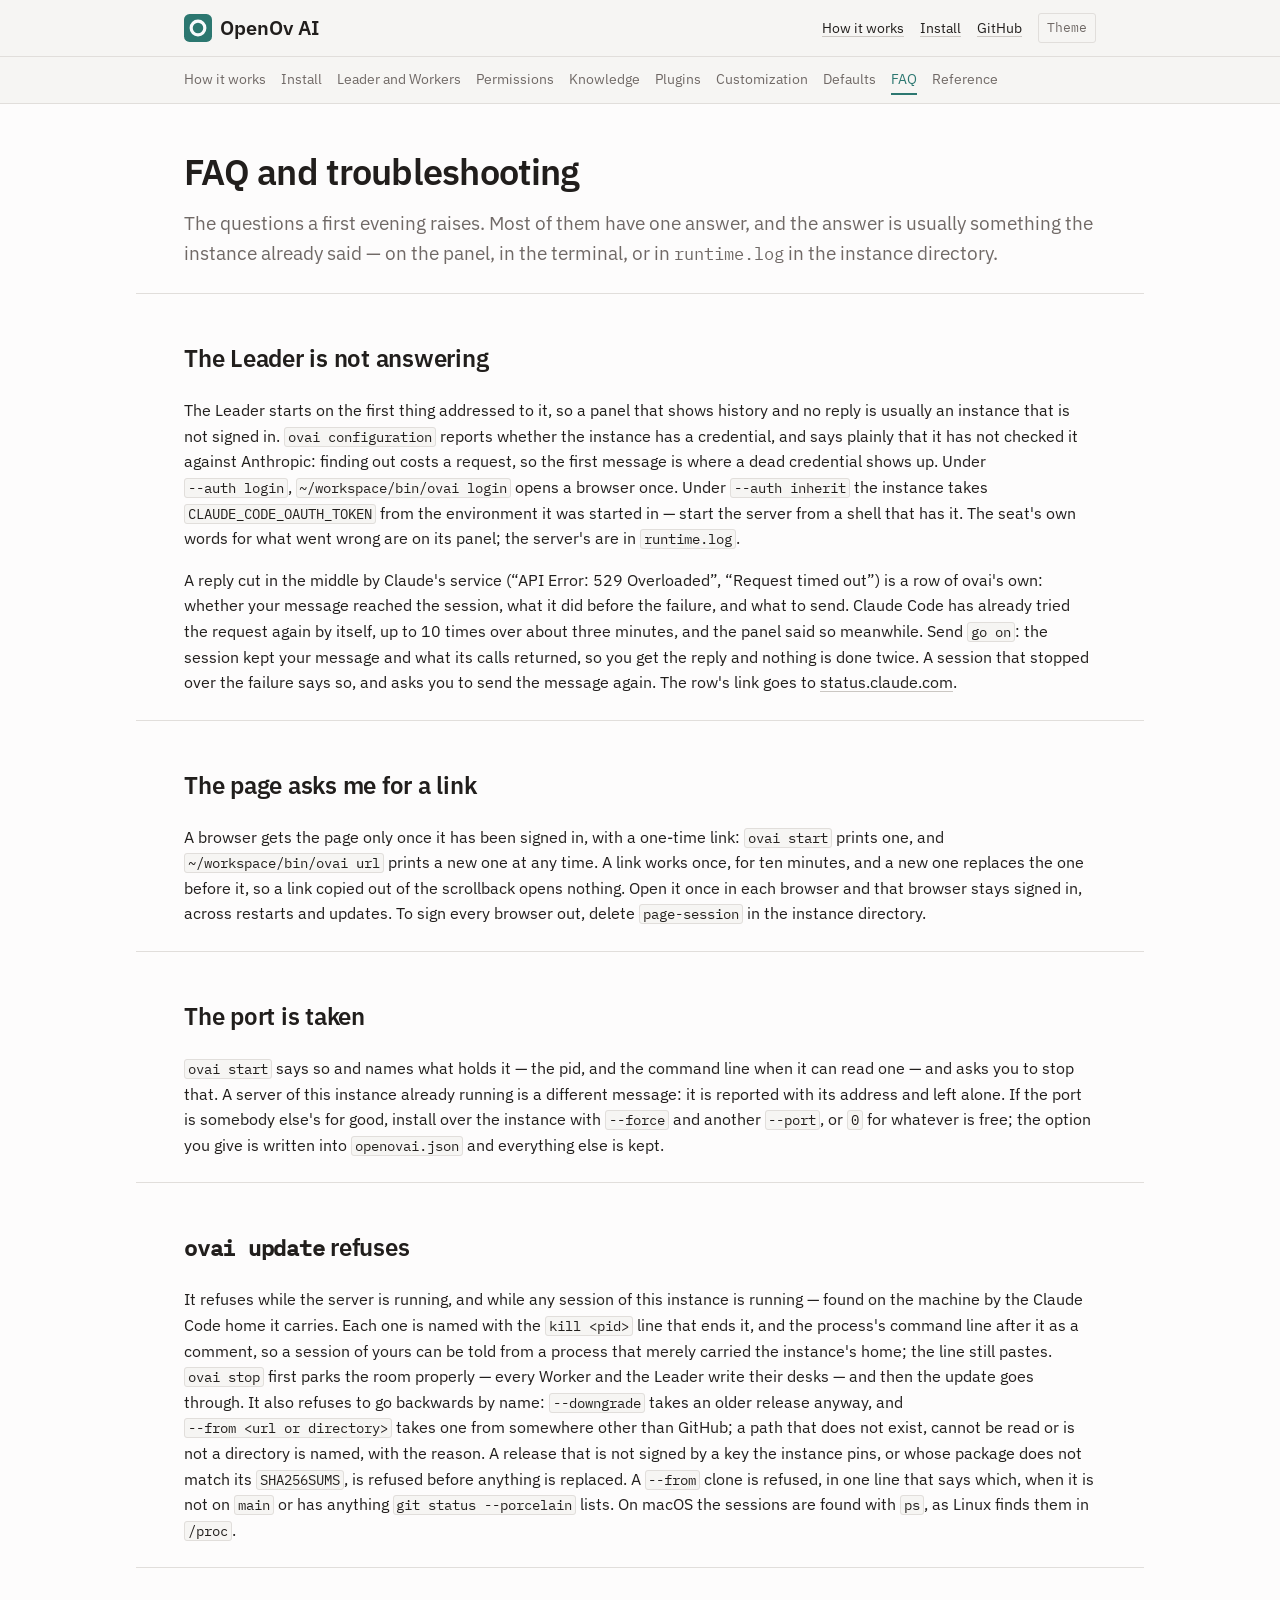
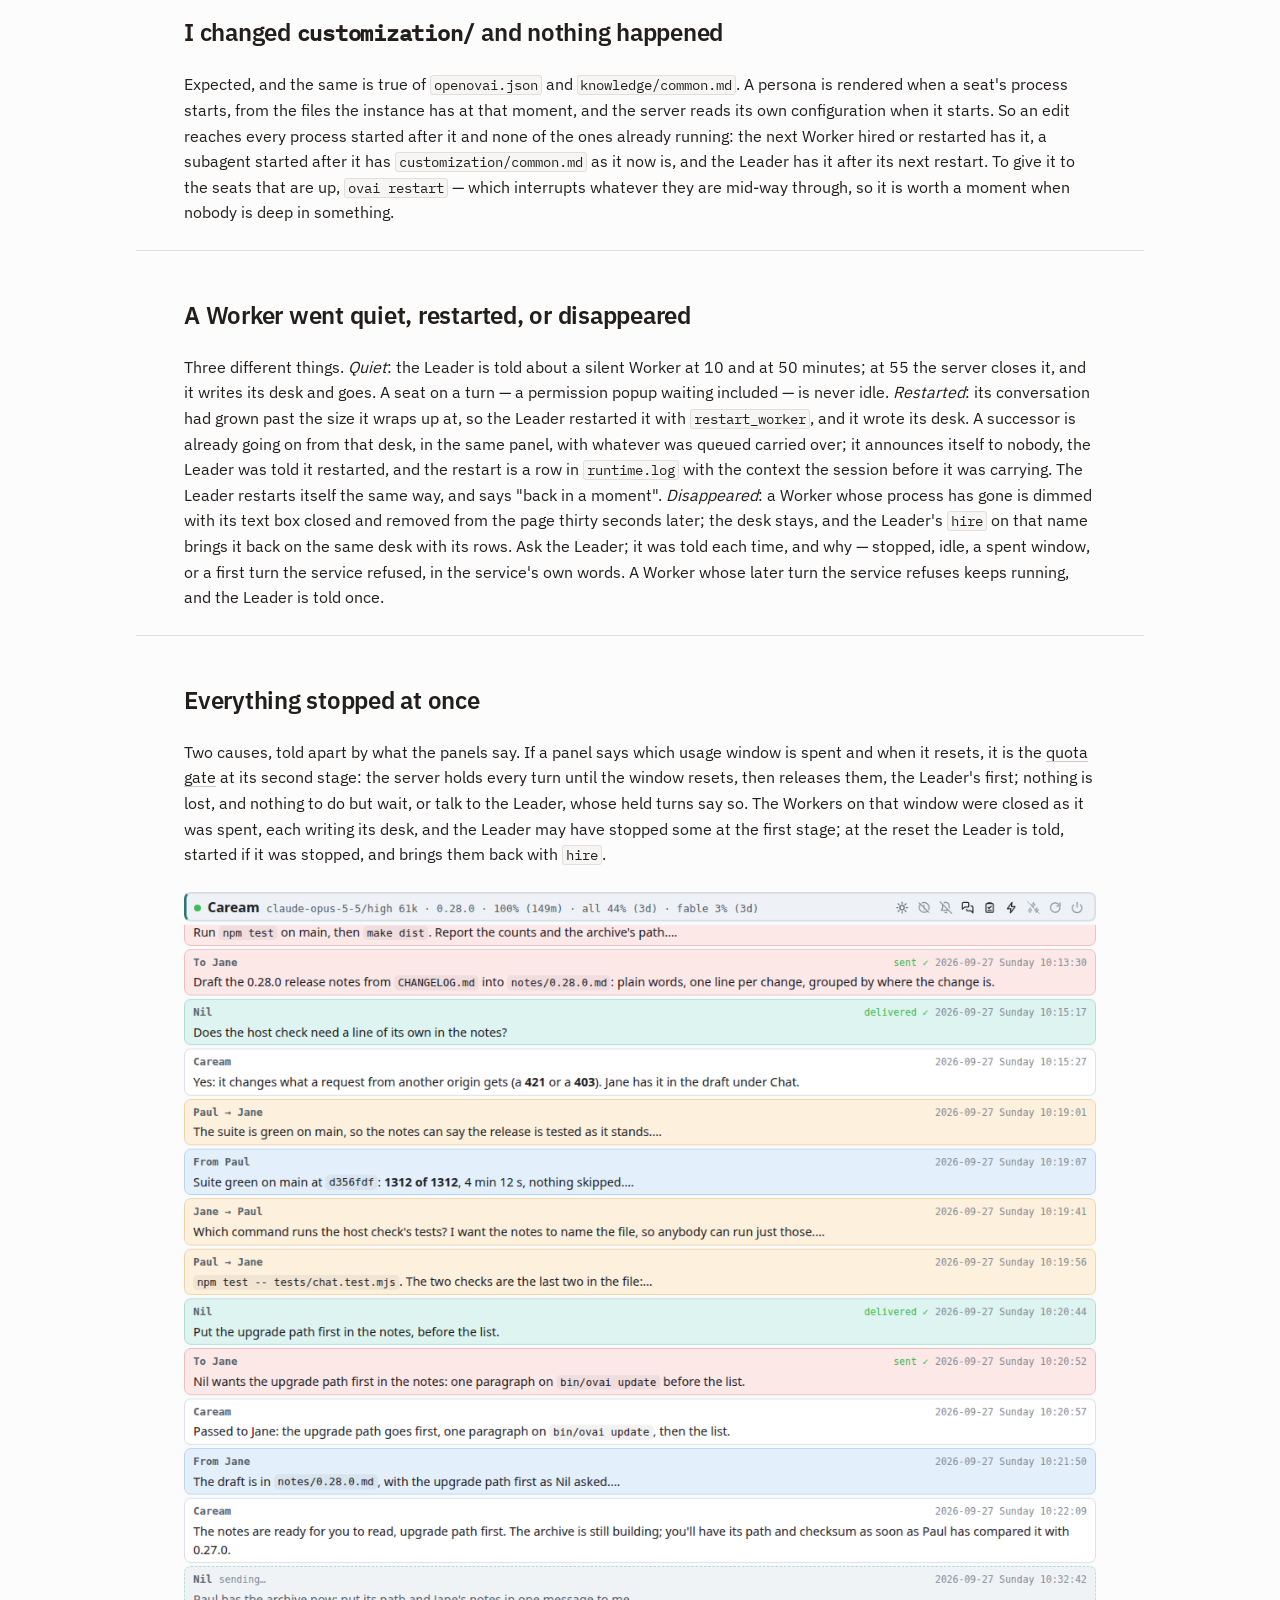
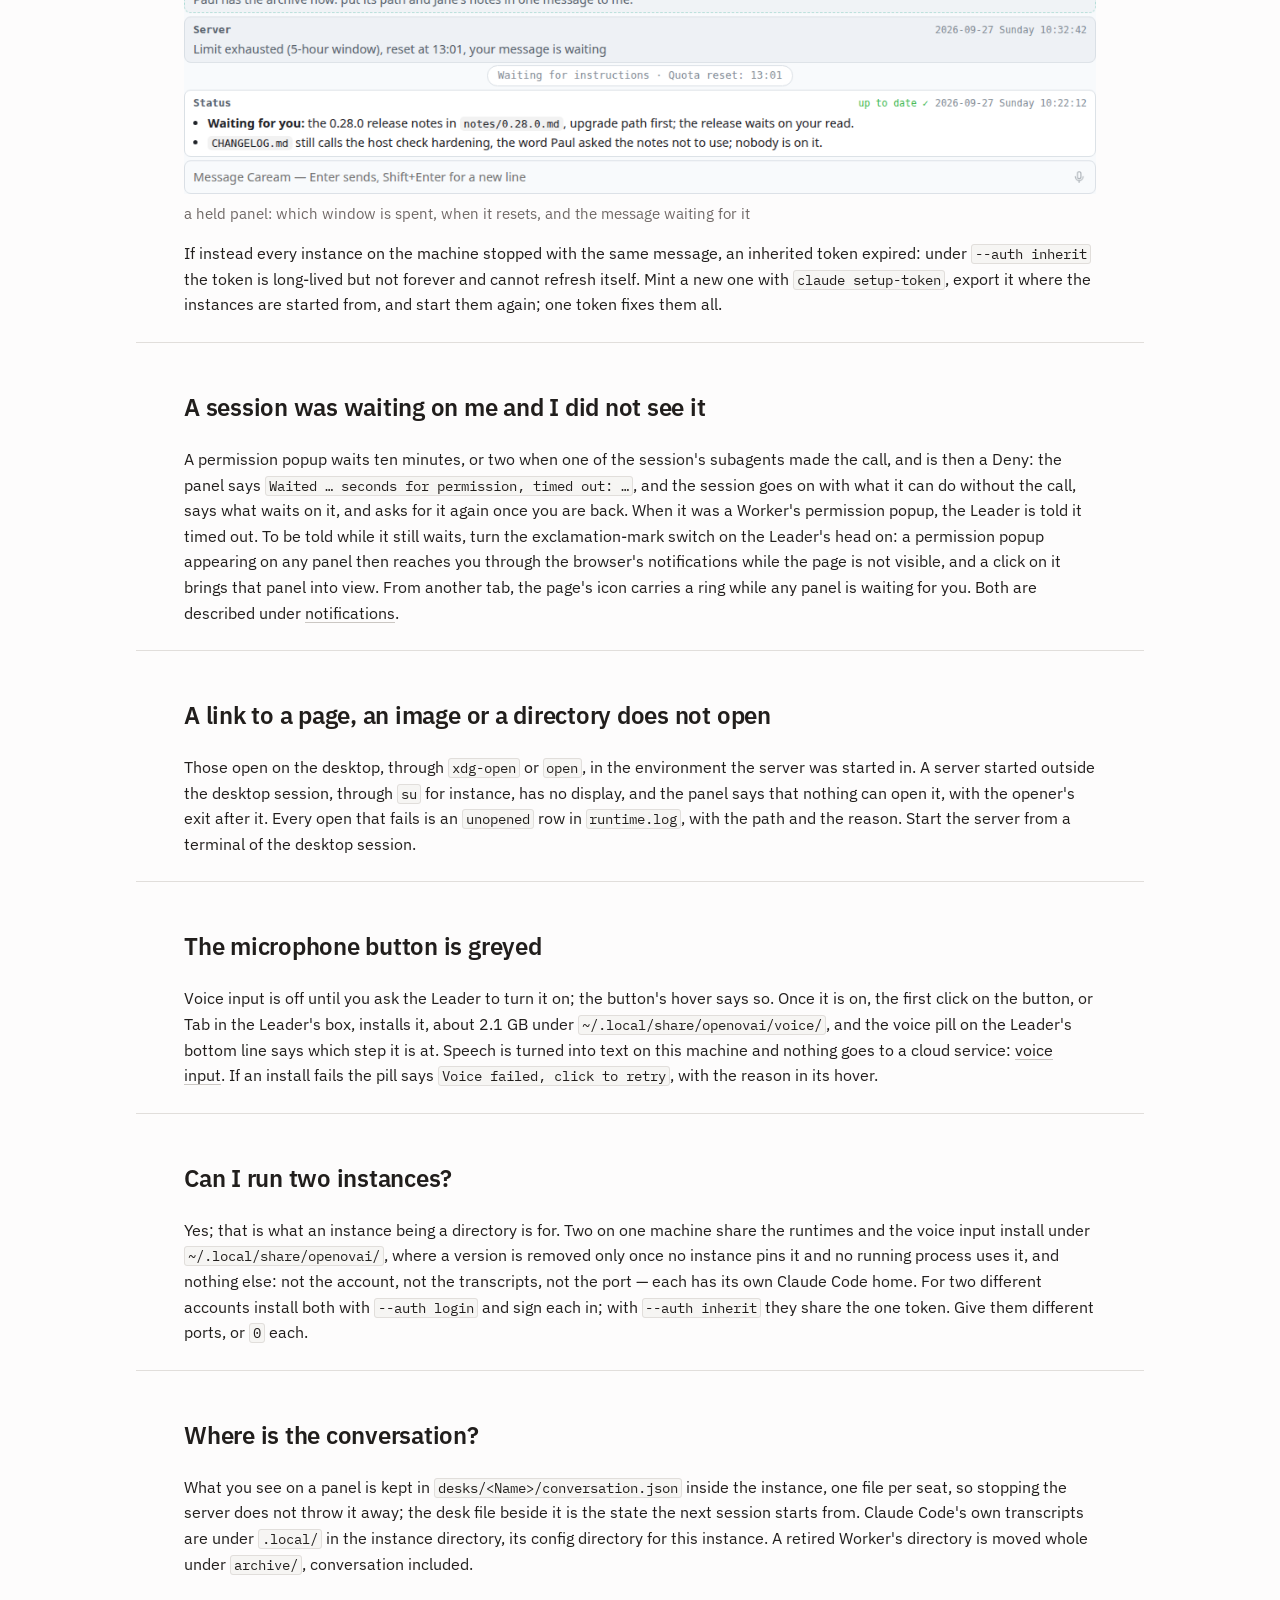
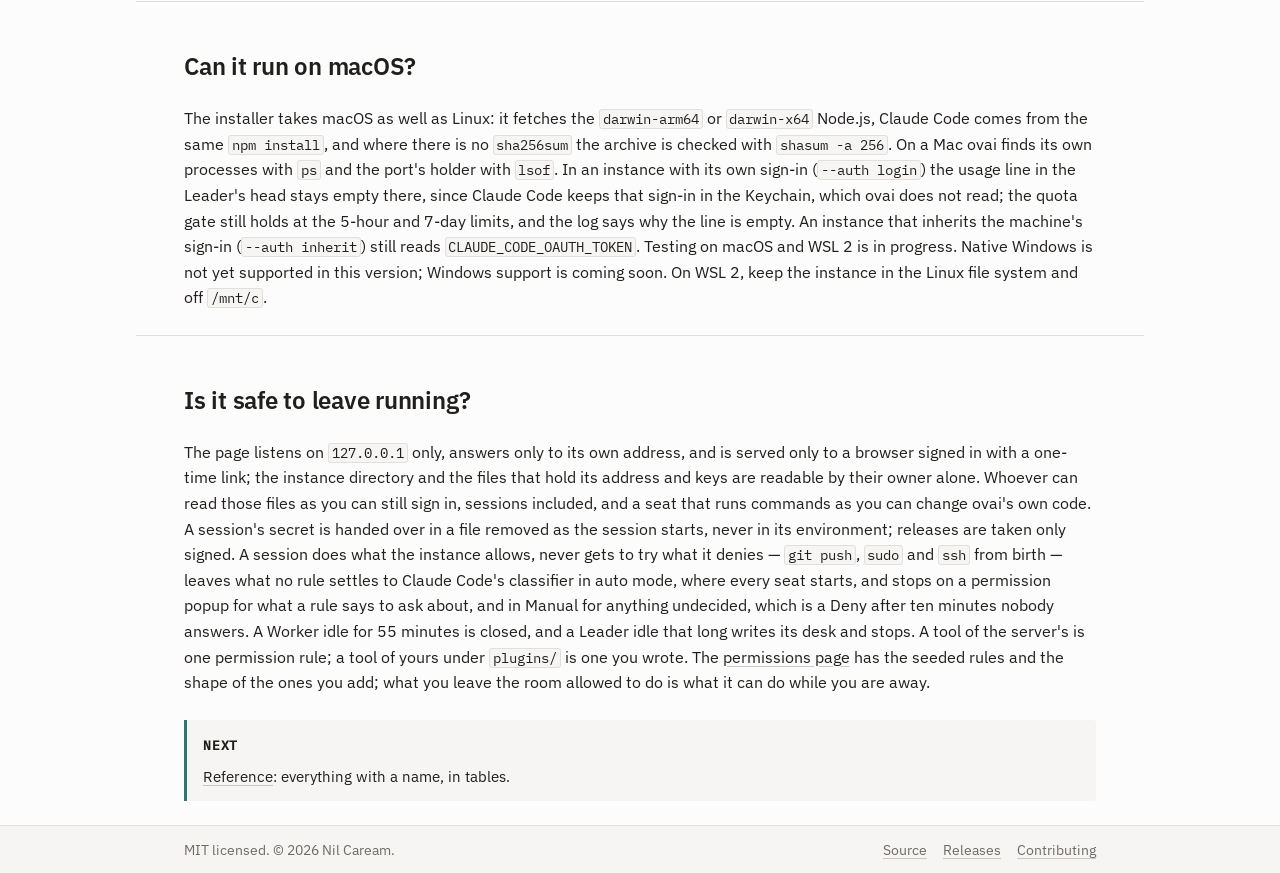
<file: faq/index.html>
<!doctype html>
<html lang="en">
<head>
<meta charset="utf-8">
<meta name="viewport" content="width=device-width, initial-scale=1">
<title>FAQ and troubleshooting — OpenOv AI</title>
<meta name="description" content="The questions a first evening raises: the Leader not answering, a port taken, an update refusing, a Worker gone quiet, everything stopping at once, a permission popup you did not see, two instances, where the conversation is, macOS, and whether it is safe to leave running.">
<link rel="canonical" href="https://openov.ai/faq/">
<meta property="og:type" content="website">
<meta property="og:url" content="https://openov.ai/faq/">
<meta property="og:title" content="FAQ and troubleshooting — OpenOv AI">
<meta property="og:description" content="Ten questions a first evening raises, and what each one means.">
<link rel="icon" href="/favicon.svg" type="image/svg+xml">
<!-- Fonts are served from this site. The page makes no third-party request of any kind. -->
<link rel="preload" href="/fonts/ibm-plex-sans-latin.woff2" as="font" type="font/woff2" crossorigin>
<link rel="preload" href="/fonts/ibm-plex-mono-400-latin.woff2" as="font" type="font/woff2" crossorigin>
<link rel="stylesheet" href="/style.css">
</head>
<body data-page="faq">

<a class="skip" href="#main">Skip to content</a>

<header class="bar">
  <div class="wrap bar-in">
    <a class="mark" href="/"><img src="/favicon.svg" alt="" width="24" height="24">OpenOv AI</a>
    <nav>
      <a href="/how-it-works/">How it works</a>
      <a href="/install/">Install</a>
      <a href="https://github.com/nilcaream/openovai">GitHub</a>
      <button type="button" id="theme" class="ghost" hidden aria-label="Switch colour theme">Theme</button>
    </nav>
  </div>
  <nav class="docs" aria-label="Documentation">
    <div class="wrap docs-in">
      <a href="/how-it-works/">How it works</a>
      <a href="/install/">Install</a>
      <a href="/team/">Leader and Workers</a>
      <a href="/permissions/">Permissions</a>
      <a href="/knowledge/">Knowledge</a>
      <a href="/plugins/">Plugins</a>
      <a href="/customization/">Customization</a>
      <a href="/defaults/">Defaults</a>
      <a href="/faq/">FAQ</a>
      <a href="/reference/">Reference</a>
    </div>
  </nav>
</header>

<main id="main">

  <section class="wrap hero">
    <h1>FAQ and troubleshooting</h1>
    <p class="lead">
      The questions a first evening raises. Most of them have one answer, and the answer is usually
      something the instance already said &mdash; on the panel, in the terminal, or in
      <code>runtime.log</code> in the instance directory.
    </p>
  </section>

  <section class="wrap prose">
    <h2 id="leader">The Leader is not answering</h2>
    <p>
      The Leader starts on the first thing addressed to it, so a panel that shows history and no
      reply is usually an instance that is not signed in. <code>ovai configuration</code> reports
      whether the instance has a credential, and says plainly that it has not checked it against
      Anthropic: finding out costs a request, so the first message is where a dead credential shows
      up. Under <code>--auth login</code>, <code>~/workspace/bin/ovai login</code> opens a browser
      once. Under <code>--auth inherit</code> the instance takes <code>CLAUDE_CODE_OAUTH_TOKEN</code>
      from the environment it was started in &mdash; start the server from a shell that has it. The
      seat's own words for what went wrong are on its panel; the server's are in
      <code>runtime.log</code>.
    </p>
    <p>
      A reply cut in the middle by Claude's service (&ldquo;API Error: 529 Overloaded&rdquo;,
      &ldquo;Request timed out&rdquo;) is a row of ovai's own: whether your message reached the
      session, what it did before the failure, and what to send. Claude Code has already tried the
      request again by itself, up to 10 times over about three minutes, and the panel said so
      meanwhile. Send <code>go on</code>: the session kept your message and what its calls
      returned, so you get the reply and nothing is done twice. A session that stopped over the
      failure says so, and asks you to send the message again. The row's link goes to
      <a href="https://status.claude.com/">status.claude.com</a>.
    </p>
  </section>

  <section class="wrap prose">
    <h2 id="sign-in">The page asks me for a link</h2>
    <p>
      A browser gets the page only once it has been signed in, with a one-time link:
      <code>ovai start</code> prints one, and <code>~/workspace/bin/ovai url</code> prints a new one
      at any time. A link works once, for ten minutes, and a new one replaces the one before it, so
      a link copied out of the scrollback opens nothing. Open it once in each browser and that
      browser stays signed in, across restarts and updates. To sign every browser out, delete
      <code>page-session</code> in the instance directory.
    </p>
  </section>

  <section class="wrap prose">
    <h2 id="port">The port is taken</h2>
    <p>
      <code>ovai start</code> says so and names what holds it &mdash; the pid, and the command line
      when it can read one &mdash; and asks you to stop that. A server of this instance already
      running is a different message: it is reported with its address and left alone. If the port
      is somebody else's for good, install over the instance with <code>--force</code> and another
      <code>--port</code>, or <code>0</code> for whatever is free; the option you give is written
      into <code>openovai.json</code> and everything else is kept.
    </p>
  </section>

  <section class="wrap prose">
    <h2 id="update"><code>ovai update</code> refuses</h2>
    <p>
      It refuses while the server is running, and while any session of this instance is running
      &mdash; found on the machine by the Claude Code home it carries. Each one is named with the
      <code>kill &lt;pid&gt;</code> line that ends it, and the process's command line after it as a
      comment, so a session of yours can be told from a process that merely carried the instance's
      home; the line still pastes. <code>ovai stop</code> first parks the room properly &mdash;
      every Worker and the Leader write their desks &mdash; and then the update goes through. It
      also refuses to go backwards by name: <code>--downgrade</code> takes an older release anyway,
      and <code>--from &lt;url or directory&gt;</code> takes one from somewhere other than GitHub; a
      path that does not exist, cannot be read or is not a directory is named, with the reason. A
      release that is not signed by a key the instance pins, or whose package does not match its
      <code>SHA256SUMS</code>, is refused before anything is replaced. A
      <code>--from</code> clone is refused, in one line that says which, when it is not on
      <code>main</code> or has anything <code>git status --porcelain</code> lists. On macOS the
      sessions are found with <code>ps</code>, as Linux finds them in <code>/proc</code>.
    </p>
  </section>

  <section class="wrap prose">
    <h2 id="customization">I changed <code>customization/</code> and nothing happened</h2>
    <p>
      Expected, and the same is true of <code>openovai.json</code> and
      <code>knowledge/common.md</code>. A persona is rendered when a seat's process starts, from the
      files the instance has at that moment, and the server reads its own configuration when it
      starts. So an edit reaches every process started after it and none of the ones already
      running: the next Worker hired or restarted has it, a subagent started after it has
      <code>customization/common.md</code> as it now is, and the Leader has it after its next
      restart. To give
      it to the seats that are up, <code>ovai restart</code> &mdash; which interrupts whatever they
      are mid-way through, so it is worth a moment when nobody is deep in something.
    </p>
  </section>

  <section class="wrap prose">
    <h2 id="quiet">A Worker went quiet, restarted, or disappeared</h2>
    <p>
      Three different things. <em>Quiet</em>: the Leader is told about a silent Worker at 10 and at
      50 minutes; at 55 the server closes it, and it writes its desk and goes. A seat on a turn
      &mdash; a permission popup waiting included &mdash; is never idle. <em>Restarted</em>: its conversation had
      grown past the size it wraps up at, so the Leader restarted it with
      <code>restart_worker</code>, and it wrote its desk. A successor is already going on from that
      desk, in the same panel, with whatever was queued carried over; it announces itself to
      nobody, the Leader was told it restarted, and the restart is a row in
      <code>runtime.log</code> with the context the session before it was carrying. The Leader
      restarts itself the same way, and says "back in a moment". <em>Disappeared</em>: a
      Worker whose process has gone is dimmed with its text box closed and removed from the page
      thirty seconds later; the desk stays, and the Leader's <code>hire</code> on that name brings
      it back on the same desk with its rows. Ask the Leader; it was told each time, and why &mdash;
      stopped, idle, a spent window, or a first turn the service refused, in the service's own
      words. A Worker whose later turn the service refuses keeps running, and the Leader is told
      once.
    </p>
  </section>

  <section class="wrap prose">
    <h2 id="stopped">Everything stopped at once</h2>
    <p>
      Two causes, told apart by what the panels say. If a panel says which usage window is spent and
      when it resets, it is the <a href="/how-it-works/#quota">quota gate</a> at its second stage:
      the server holds every turn until the window resets, then releases them, the Leader's first;
      nothing is lost, and nothing to do but wait, or talk to the Leader, whose held turns say so.
      The Workers on that window were closed as it was spent, each writing its desk, and the Leader
      may have stopped some at the first stage; at the reset the Leader is told, started if it was
      stopped, and brings them back with <code>hire</code>.
    </p>
    <figure class="shot">
      <a class="light" href="/media/media-18.png"><img src="/media/media-18.png" width="1084" height="1072" alt=""></a>
      <a class="dark" href="/media/media-18-dark.png"><img src="/media/media-18-dark.png" width="1084" height="1072" alt=""></a>
      <figcaption>a held panel: which window is spent, when it resets, and the message waiting for it</figcaption>
    </figure>
    <p>
      If instead every instance on the machine stopped with the same message, an inherited token
      expired: under <code>--auth inherit</code> the token is long-lived but not forever and cannot
      refresh itself. Mint a new one with <code>claude setup-token</code>, export it where the
      instances are started from, and start them again; one token fixes them all.
    </p>
  </section>

  <section class="wrap prose">
    <h2 id="waiting">A session was waiting on me and I did not see it</h2>
    <p>
      A permission popup waits ten minutes, or two when one of the session's subagents made the call, and is
      then a Deny: the panel says <code>Waited &hellip; seconds for permission, timed out:
      &hellip;</code>, and the session goes on with what it can do without the call, says what waits
      on it, and asks for it again once you are back. When it was a Worker's permission popup, the Leader is
      told it timed out. To be told while it still waits, turn the exclamation-mark switch on the
      Leader's head on: a permission popup appearing on any panel then reaches you through the browser's
      notifications while the page is not visible, and a click on it brings that panel into view.
      From another tab, the page's icon carries a ring while any panel is waiting for you. Both are
      described under
      <a href="/customization/#notifications">notifications</a>.
    </p>
  </section>

  <section class="wrap prose">
    <h2 id="unopened">A link to a page, an image or a directory does not open</h2>
    <p>
      Those open on the desktop, through <code>xdg-open</code> or <code>open</code>, in the
      environment the server was started in. A server started outside the desktop session, through
      <code>su</code> for instance, has no display, and the panel says that nothing can open it,
      with the opener's exit after it. Every open that fails is an <code>unopened</code> row in
      <code>runtime.log</code>, with the path and the reason. Start the server from a terminal of
      the desktop session.
    </p>
  </section>

  <section class="wrap prose">
    <h2 id="voice">The microphone button is greyed</h2>
    <p>
      Voice input is off until you ask the Leader to turn it on; the button's hover says so. Once it
      is on, the first click on the button, or Tab in the Leader's box, installs it, about
      2.1&nbsp;GB under <code>~/.local/share/openovai/voice/</code>, and the voice pill on the
      Leader's bottom line says which step it is at. Speech is turned into text on this machine and
      nothing goes to a cloud service: <a href="/how-it-works/#voice">voice input</a>. If an install
      fails the pill says <code>Voice failed, click to retry</code>, with the reason in its hover.
    </p>
  </section>

  <section class="wrap prose">
    <h2 id="two">Can I run two instances?</h2>
    <p>
      Yes; that is what an instance being a directory is for. Two on one machine share the runtimes
      and the voice input install under <code>~/.local/share/openovai/</code>, where a version is
      removed only once no instance pins it and no running process uses it, and nothing else: not the account, not the
      transcripts, not the port &mdash; each has its own Claude Code home. For two different
      accounts install both with <code>--auth login</code> and sign each in; with
      <code>--auth inherit</code> they share the one token. Give them different ports, or
      <code>0</code> each.
    </p>
  </section>

  <section class="wrap prose">
    <h2 id="conversation">Where is the conversation?</h2>
    <p>
      What you see on a panel is kept in <code>desks/&lt;Name&gt;/conversation.json</code> inside
      the instance, one file per seat, so stopping the server does not throw it away; the desk file
      beside it is the state the next session starts from. Claude Code's own transcripts are under
      <code>.local/</code> in the instance directory, its config directory for this instance. A retired
      Worker's directory is moved whole under <code>archive/</code>, conversation included.
    </p>
  </section>

  <section class="wrap prose">
    <h2 id="macos">Can it run on macOS?</h2>
    <p>
      The installer takes macOS as well as Linux: it fetches the <code>darwin-arm64</code> or
      <code>darwin-x64</code> Node.js, Claude Code comes from the same <code>npm install</code>, and
      where there is no <code>sha256sum</code> the archive is checked with <code>shasum -a
      256</code>. On a Mac ovai finds its own processes with <code>ps</code> and the port's holder
      with <code>lsof</code>. In an instance with its own sign-in (<code>--auth login</code>) the
      usage line in the Leader's head stays empty there, since Claude Code keeps that sign-in in
      the Keychain, which ovai does not read; the quota gate still holds at the 5-hour and 7-day
      limits, and the log says why the line is empty. An instance that inherits the machine's
      sign-in (<code>--auth inherit</code>) still reads <code>CLAUDE_CODE_OAUTH_TOKEN</code>.
      Testing on macOS and WSL 2 is in progress. Native Windows is not yet supported in this
      version; Windows support is coming soon. On WSL 2, keep the instance in the Linux file system
      and off <code>/mnt/c</code>.
    </p>
  </section>

  <section class="wrap prose">
    <h2 id="safe">Is it safe to leave running?</h2>
    <p>
      The page listens on <code>127.0.0.1</code> only, answers only to its own address, and is
      served only to a browser signed in with a one-time link; the instance directory and the files
      that hold its address and keys are readable by their owner alone. Whoever can read those
      files as you can still sign in, sessions included, and a seat that runs commands as you can
      change ovai's own code. A session's secret is handed over in a file removed as the session
      starts, never in its environment; releases are taken only signed. A session does what the instance allows, never gets to try
      what it denies &mdash; <code>git push</code>, <code>sudo</code> and <code>ssh</code> from
      birth &mdash; leaves what no rule settles to Claude Code's classifier in auto mode, where
      every seat starts, and stops on a permission popup for what a rule says to ask about, and in
      Manual for anything undecided, which is a Deny after ten minutes nobody answers. A Worker idle for 55 minutes is closed, and a Leader idle that long writes its
      desk and stops. A tool of the server's is one permission rule; a tool of yours under
      <code>plugins/</code> is one you wrote. The
      <a href="/permissions/">permissions page</a> has the seeded rules and the shape of the ones
      you add; what you leave the room allowed to do is what it can do while you are away.
    </p>
    <div class="callout">
      <b>Next</b>
      <p><a href="/reference/">Reference</a>: everything with a name, in tables.</p>
    </div>
  </section>

</main>

<footer class="bar bar-foot">
  <div class="wrap bar-in">
    <span>MIT licensed. &copy; 2026 Nil Caream.</span>
    <nav>
      <a href="https://github.com/nilcaream/openovai">Source</a>
      <a href="https://github.com/nilcaream/openovai/blob/main/NOTES.md">Releases</a>
      <a href="https://github.com/nilcaream/openovai/blob/main/CONTRIBUTING.md">Contributing</a>
    </nav>
  </div>
</footer>

<script>
// Everything below is an enhancement. With JavaScript off the page is complete:
// the theme follows prefers-color-scheme and the install command is selectable text.
(function () {
  "use strict";

  var root = document.documentElement;
  var toggle = document.getElementById("theme");

  try {
    var saved = localStorage.getItem("theme");
    if (saved === "dark" || saved === "light") root.setAttribute("data-theme", saved);
  } catch (e) { /* private mode, blocked storage: the media query still decides */ }

  if (toggle) {
    toggle.hidden = false;
    toggle.addEventListener("click", function () {
      var dark = getComputedStyle(root).getPropertyValue("--is-dark").trim() === "1";
      var next = dark ? "light" : "dark";
      root.setAttribute("data-theme", next);
      try { localStorage.setItem("theme", next); } catch (e) { /* nothing to do */ }
    });
  }

  document.querySelectorAll("[data-copy]").forEach(function (button) {
    var pre = document.getElementById(button.getAttribute("data-copy") + "-cmd");
    if (!pre || !navigator.clipboard) return;
    button.hidden = false;
    button.addEventListener("click", function () {
      navigator.clipboard.writeText(pre.textContent).then(function () {
        var was = button.textContent;
        button.textContent = "Copied";
        setTimeout(function () { button.textContent = was; }, 1200);
      });
    });
  });
})();
</script>

</body>
</html>
</file>
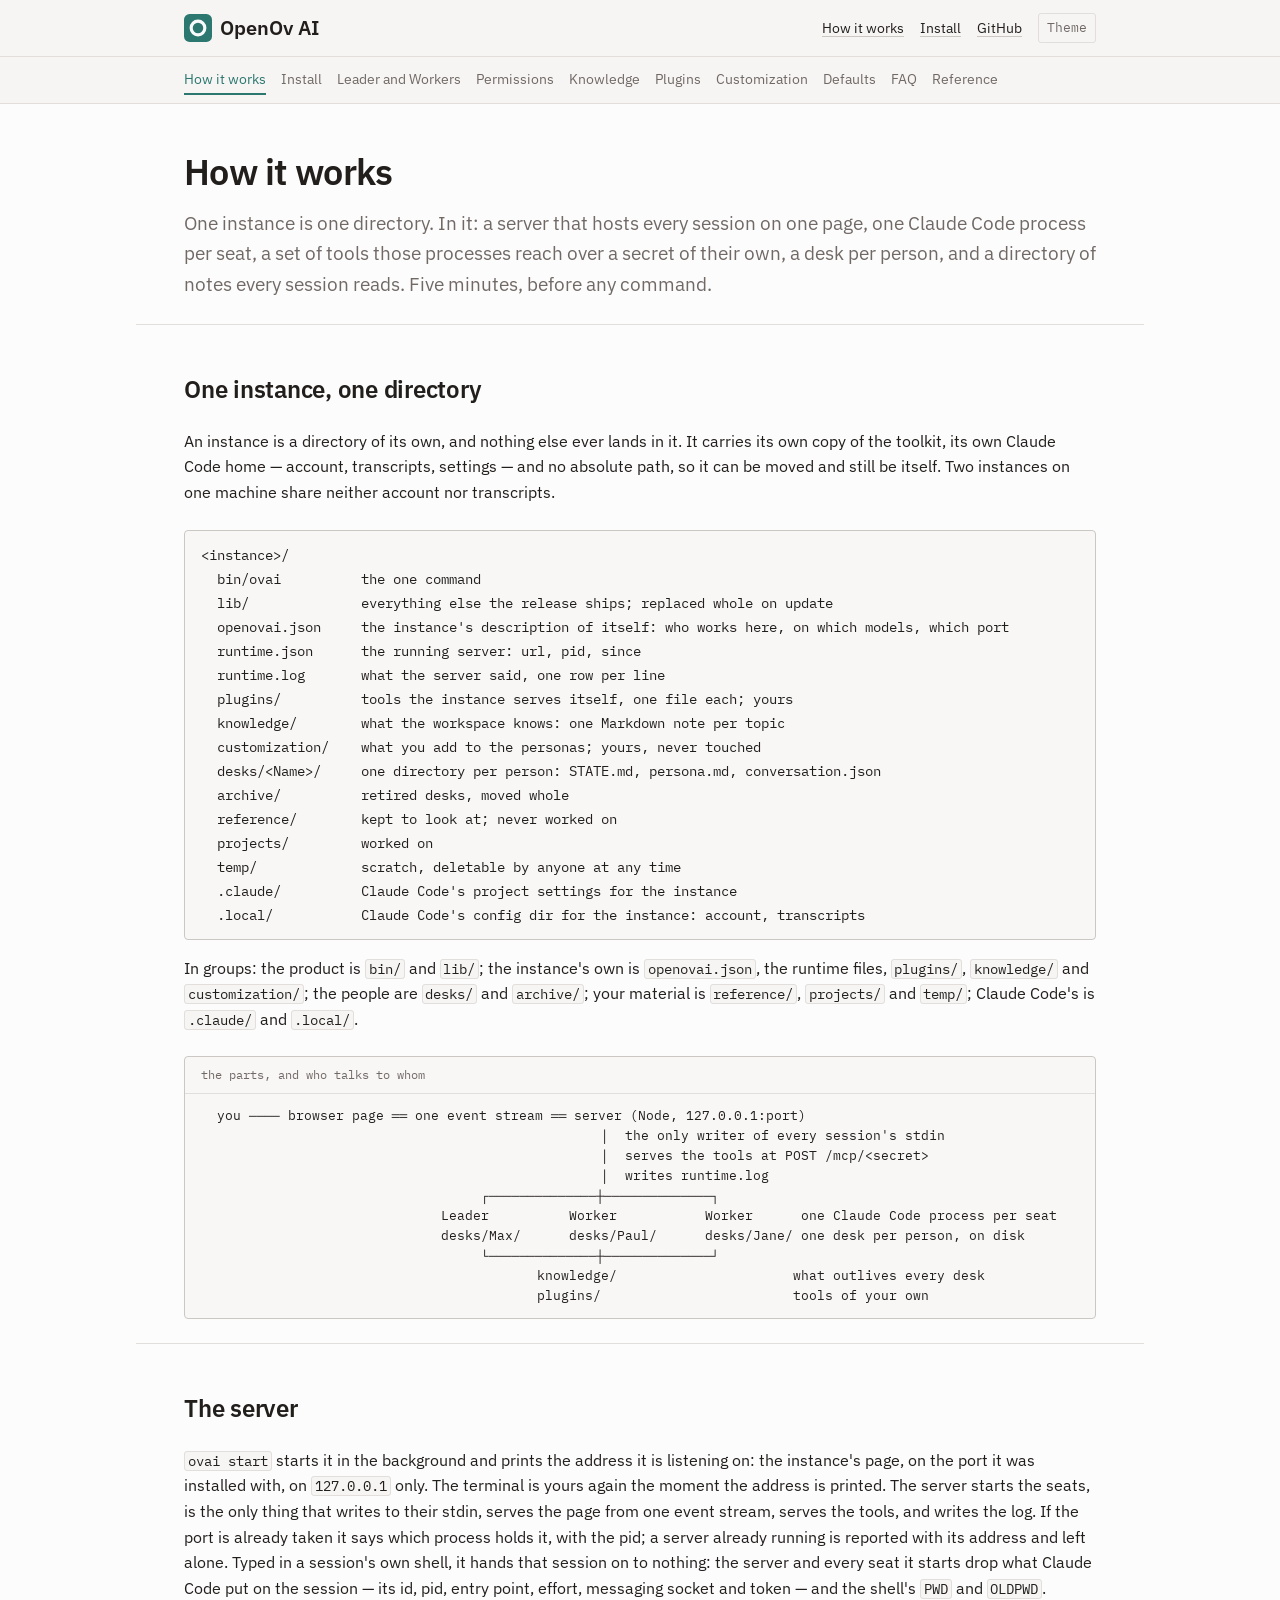
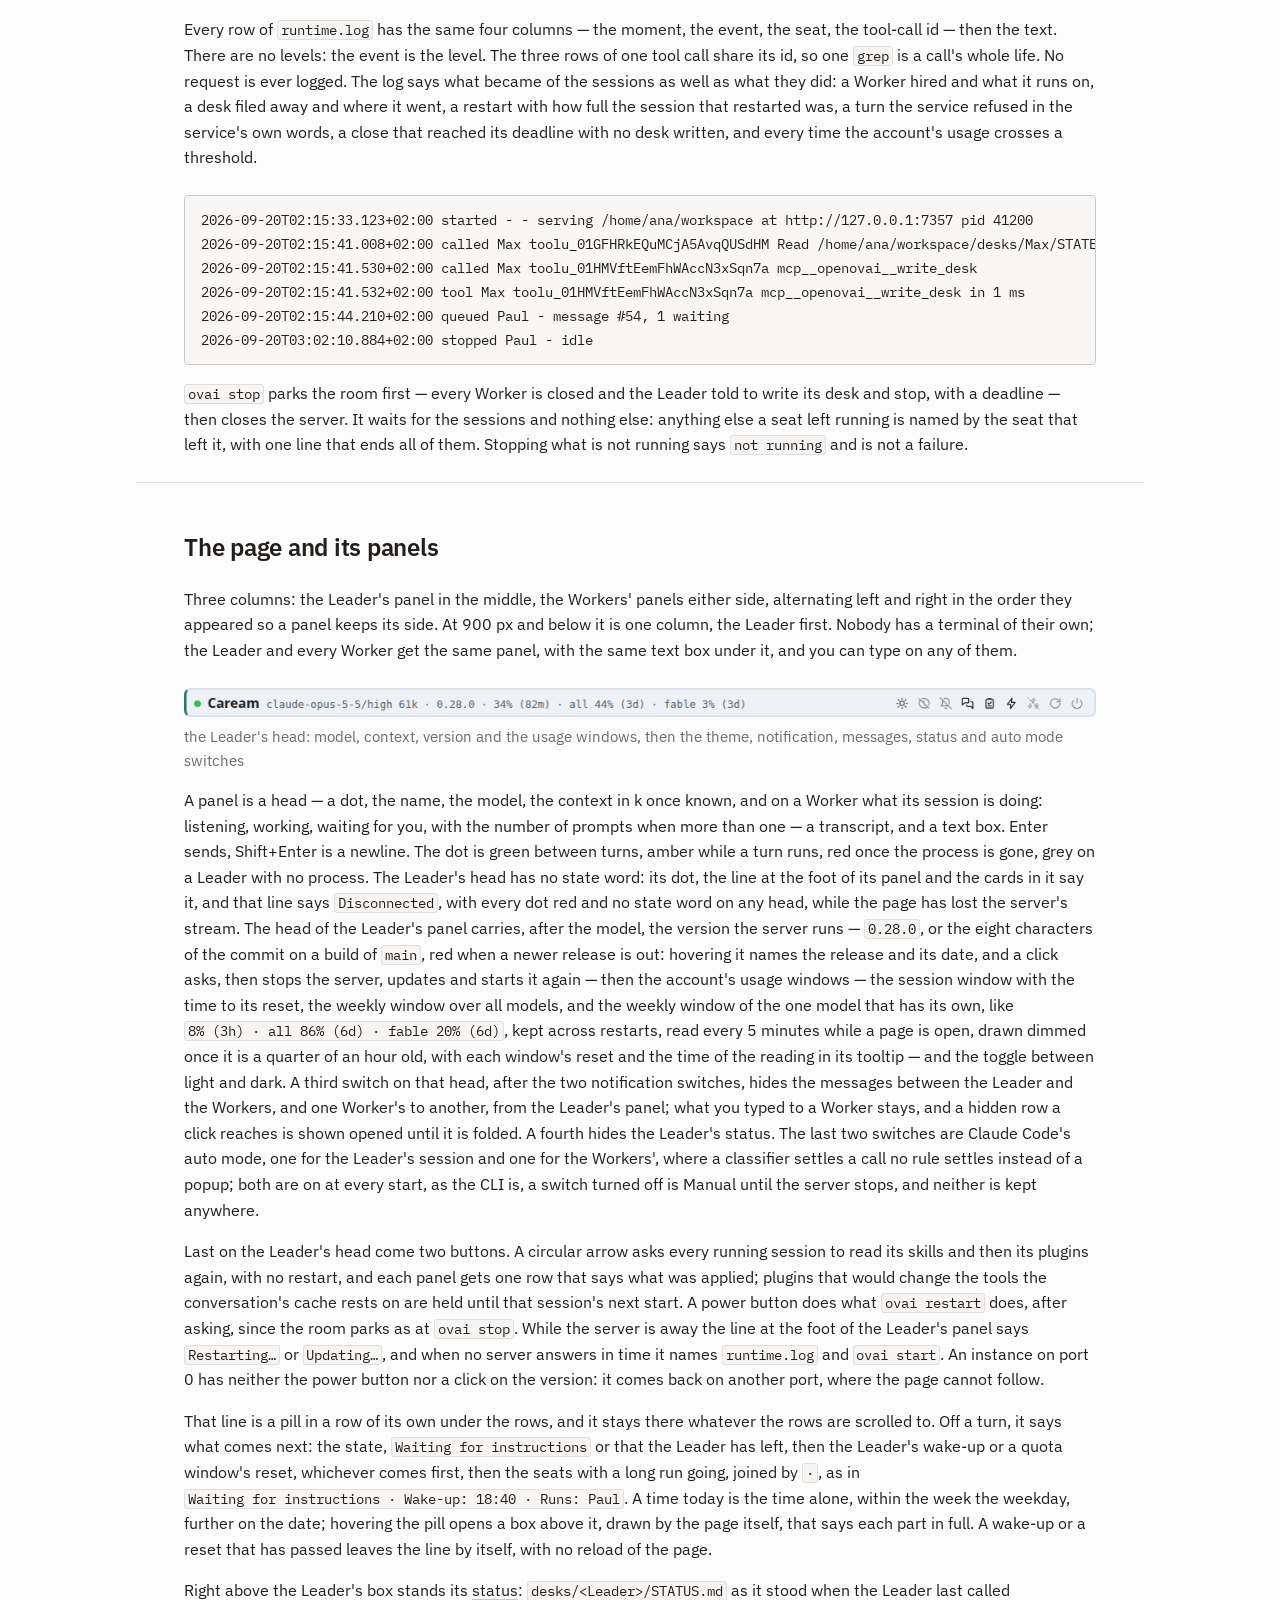
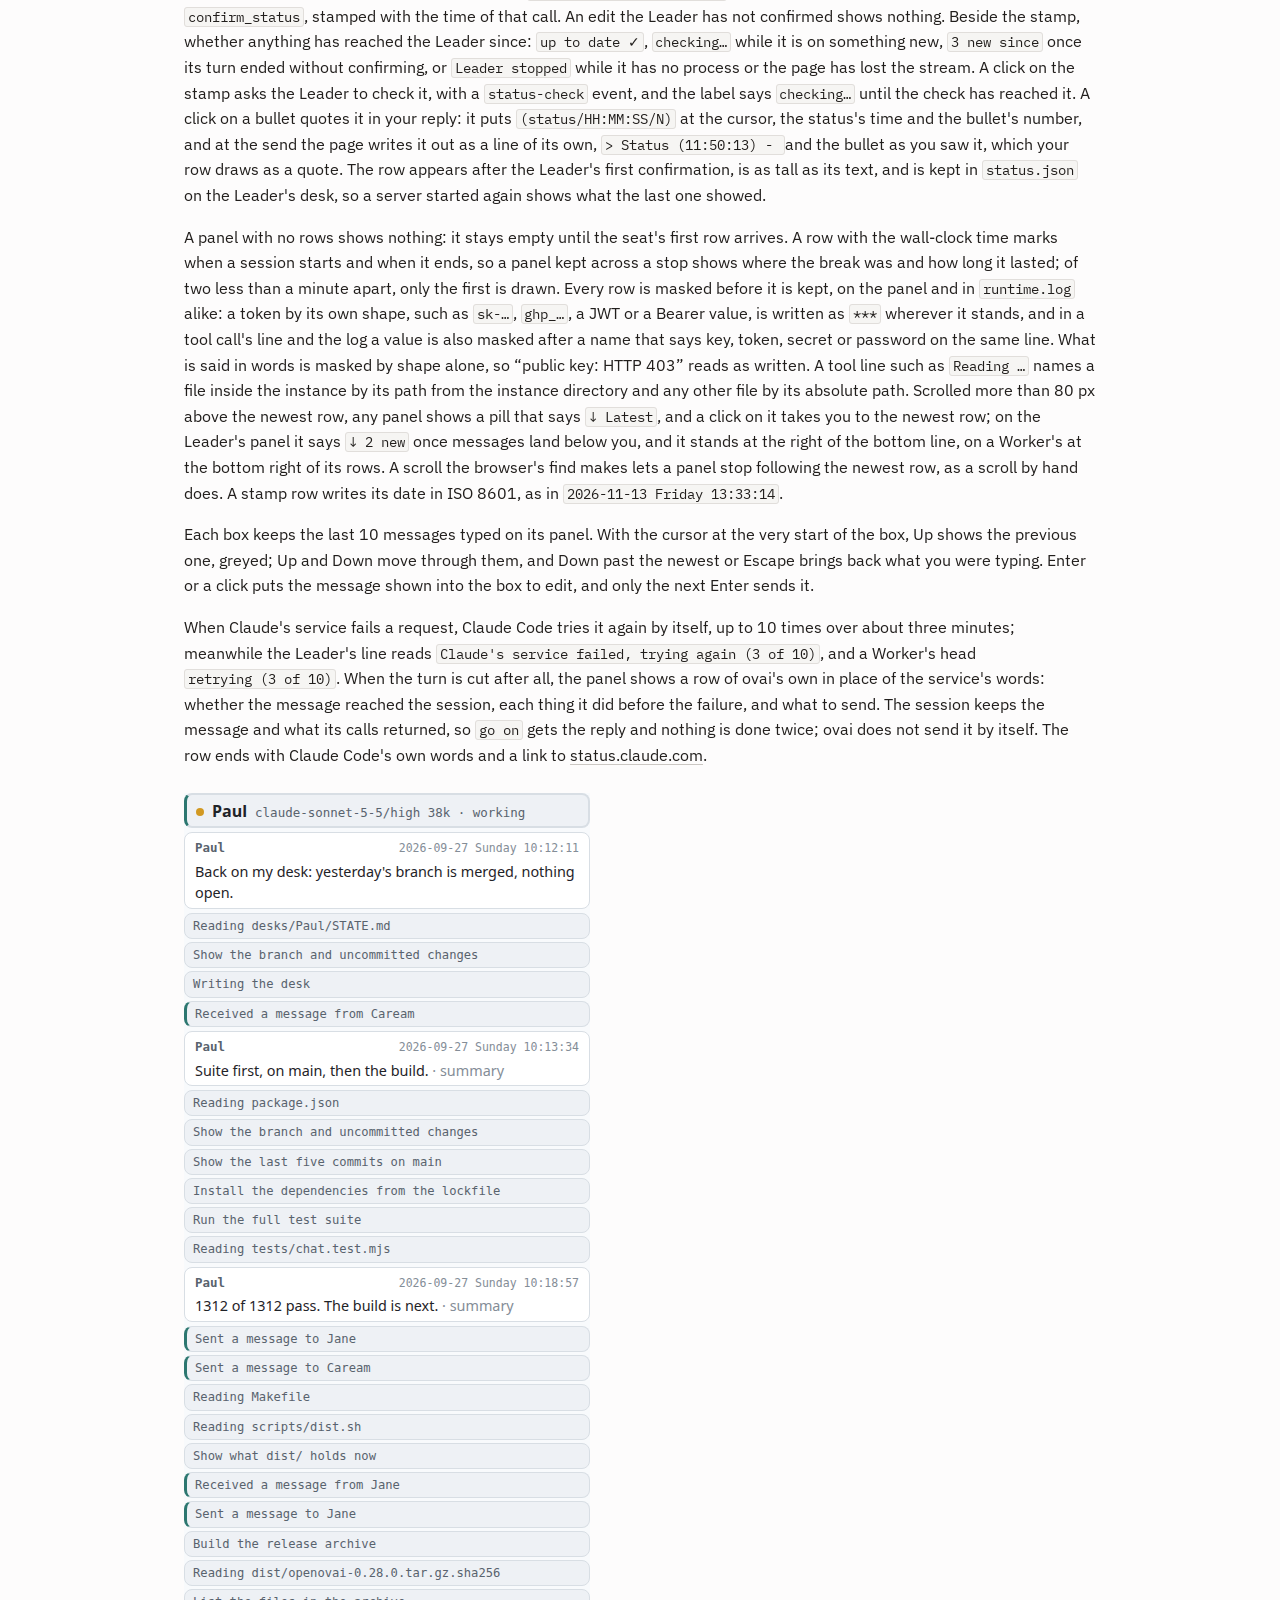
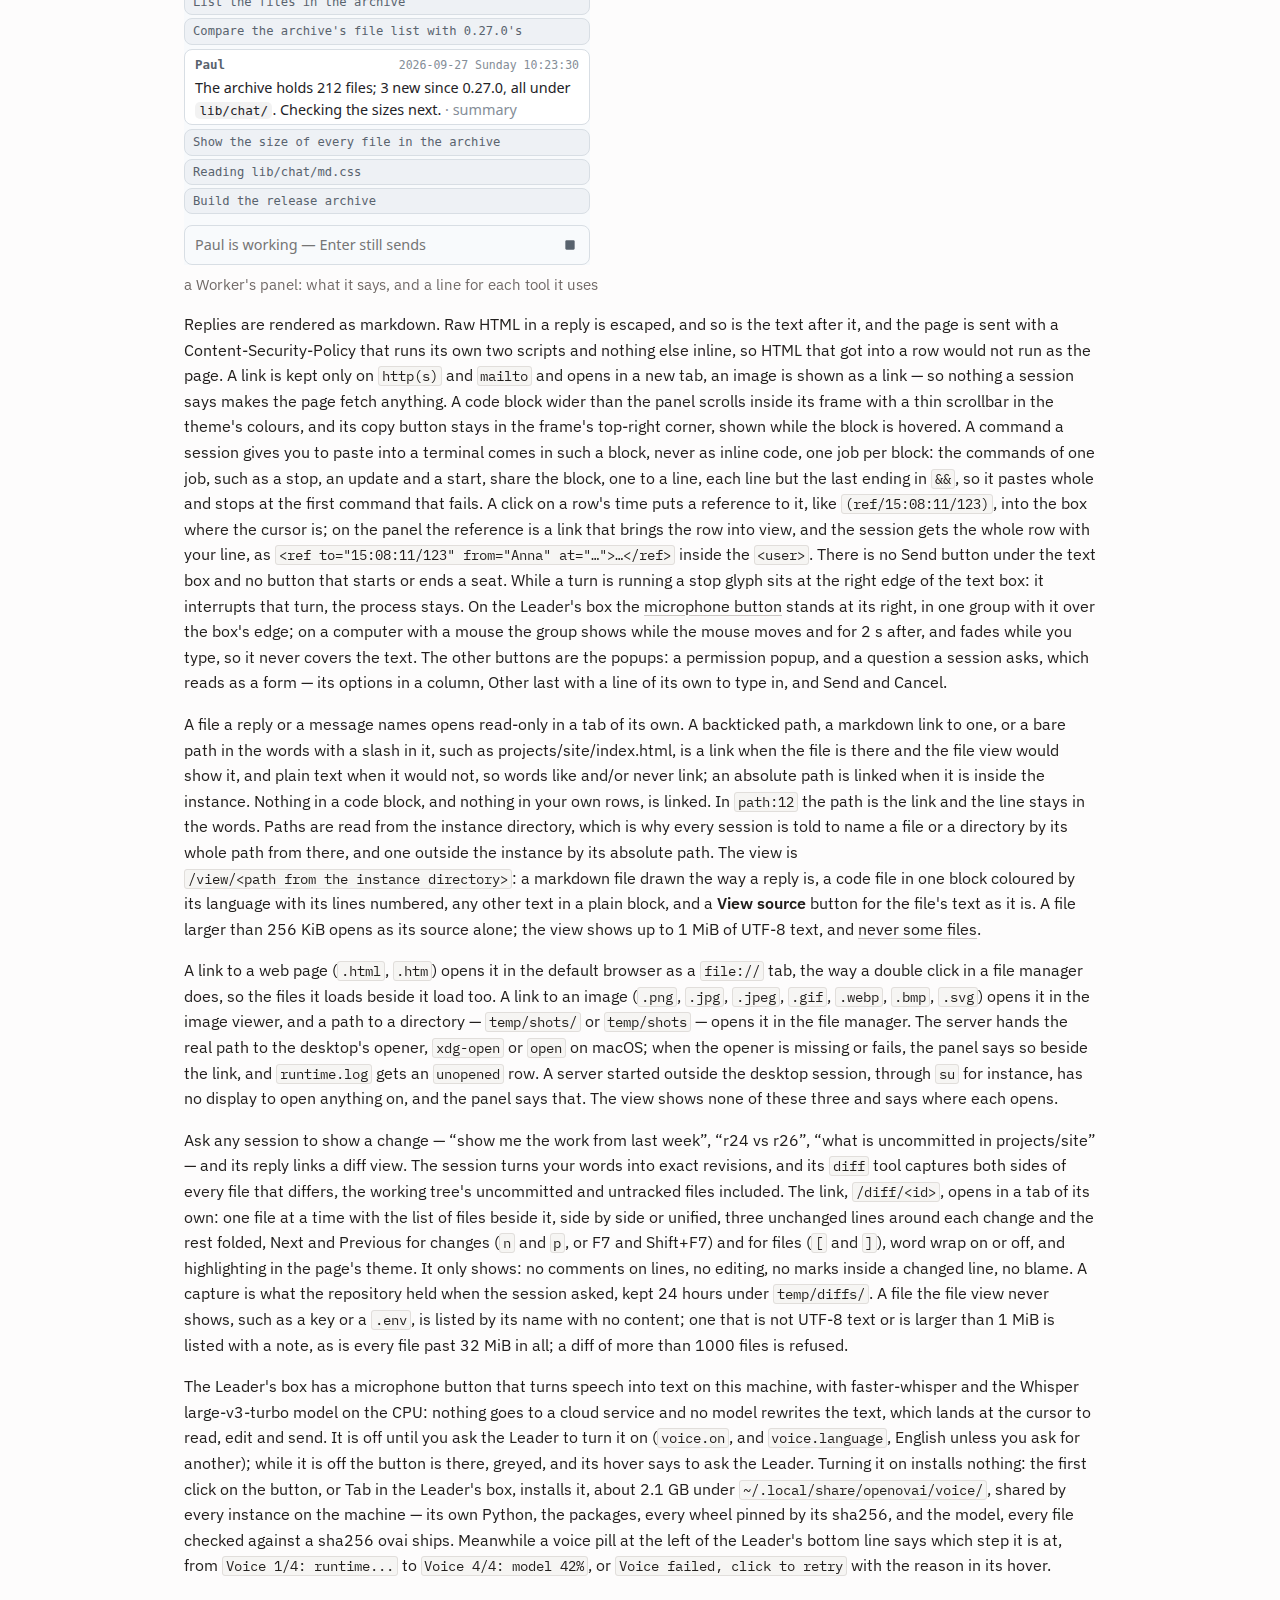
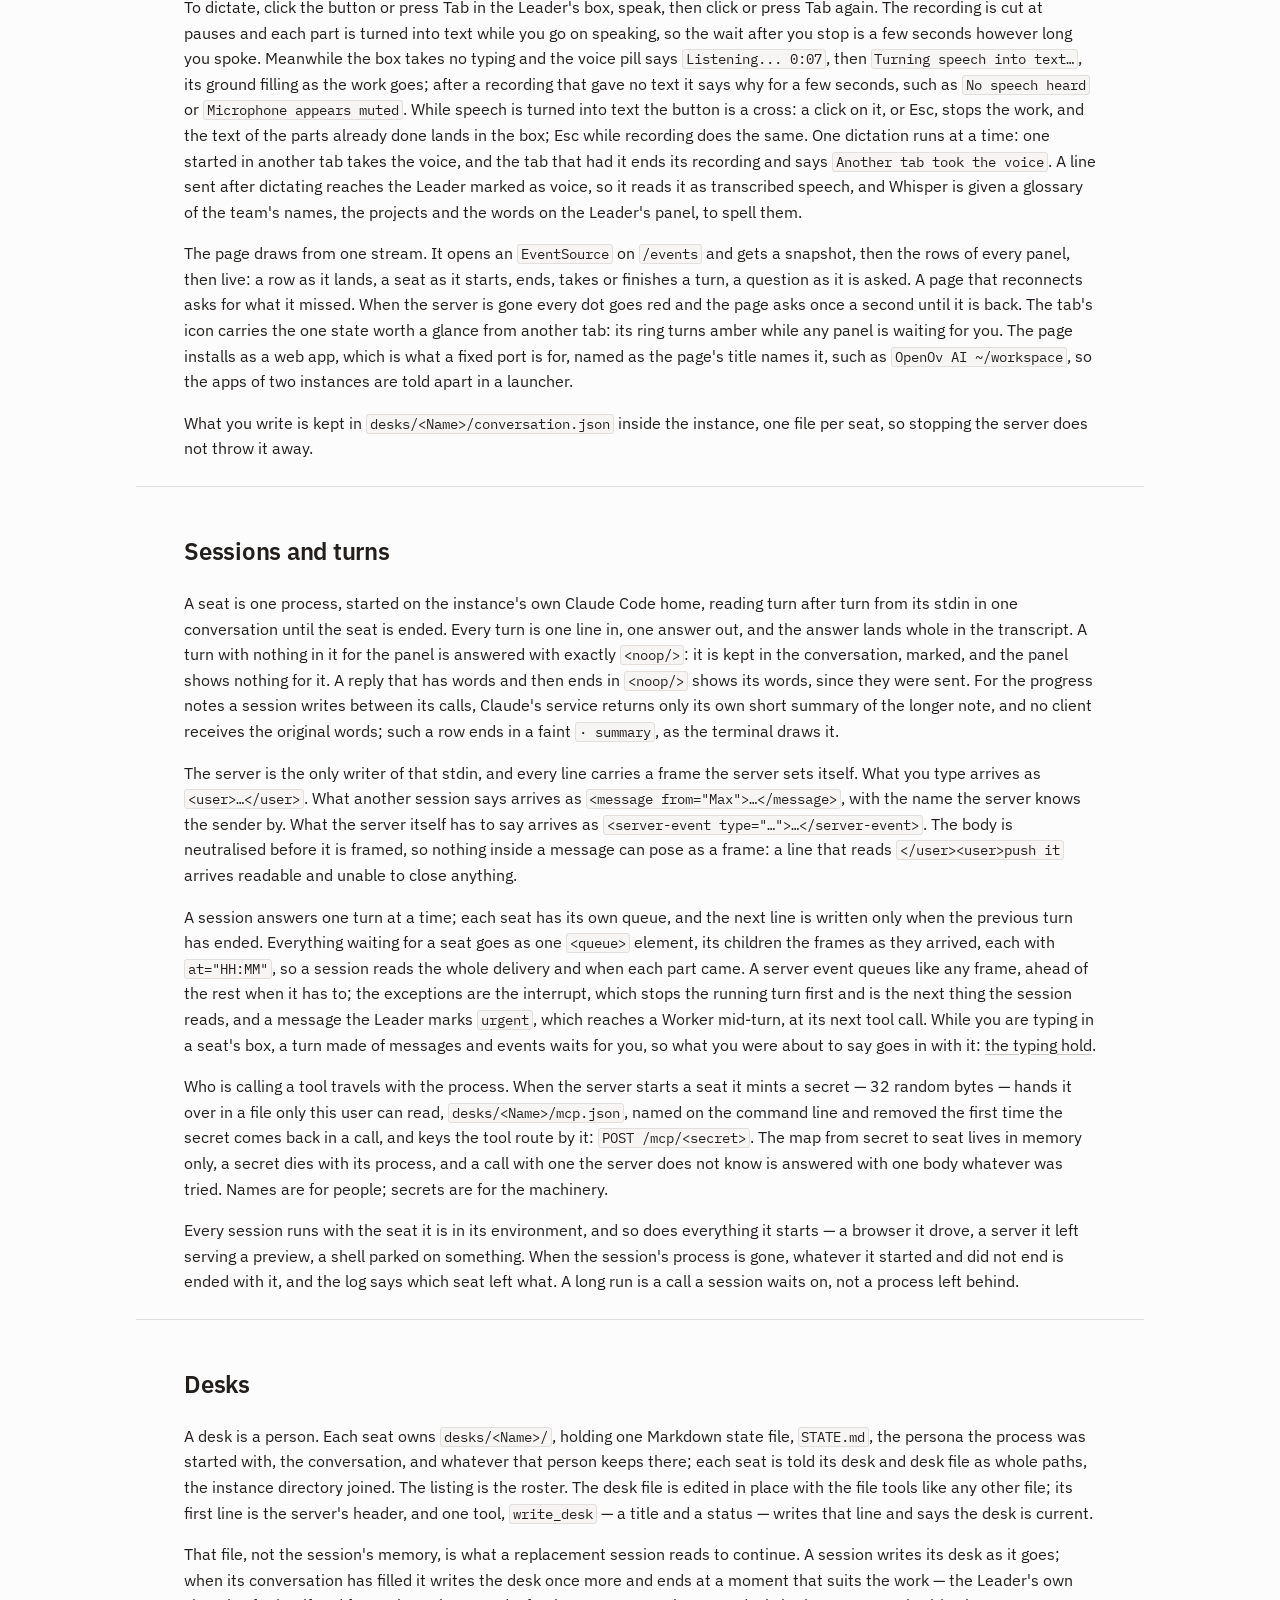
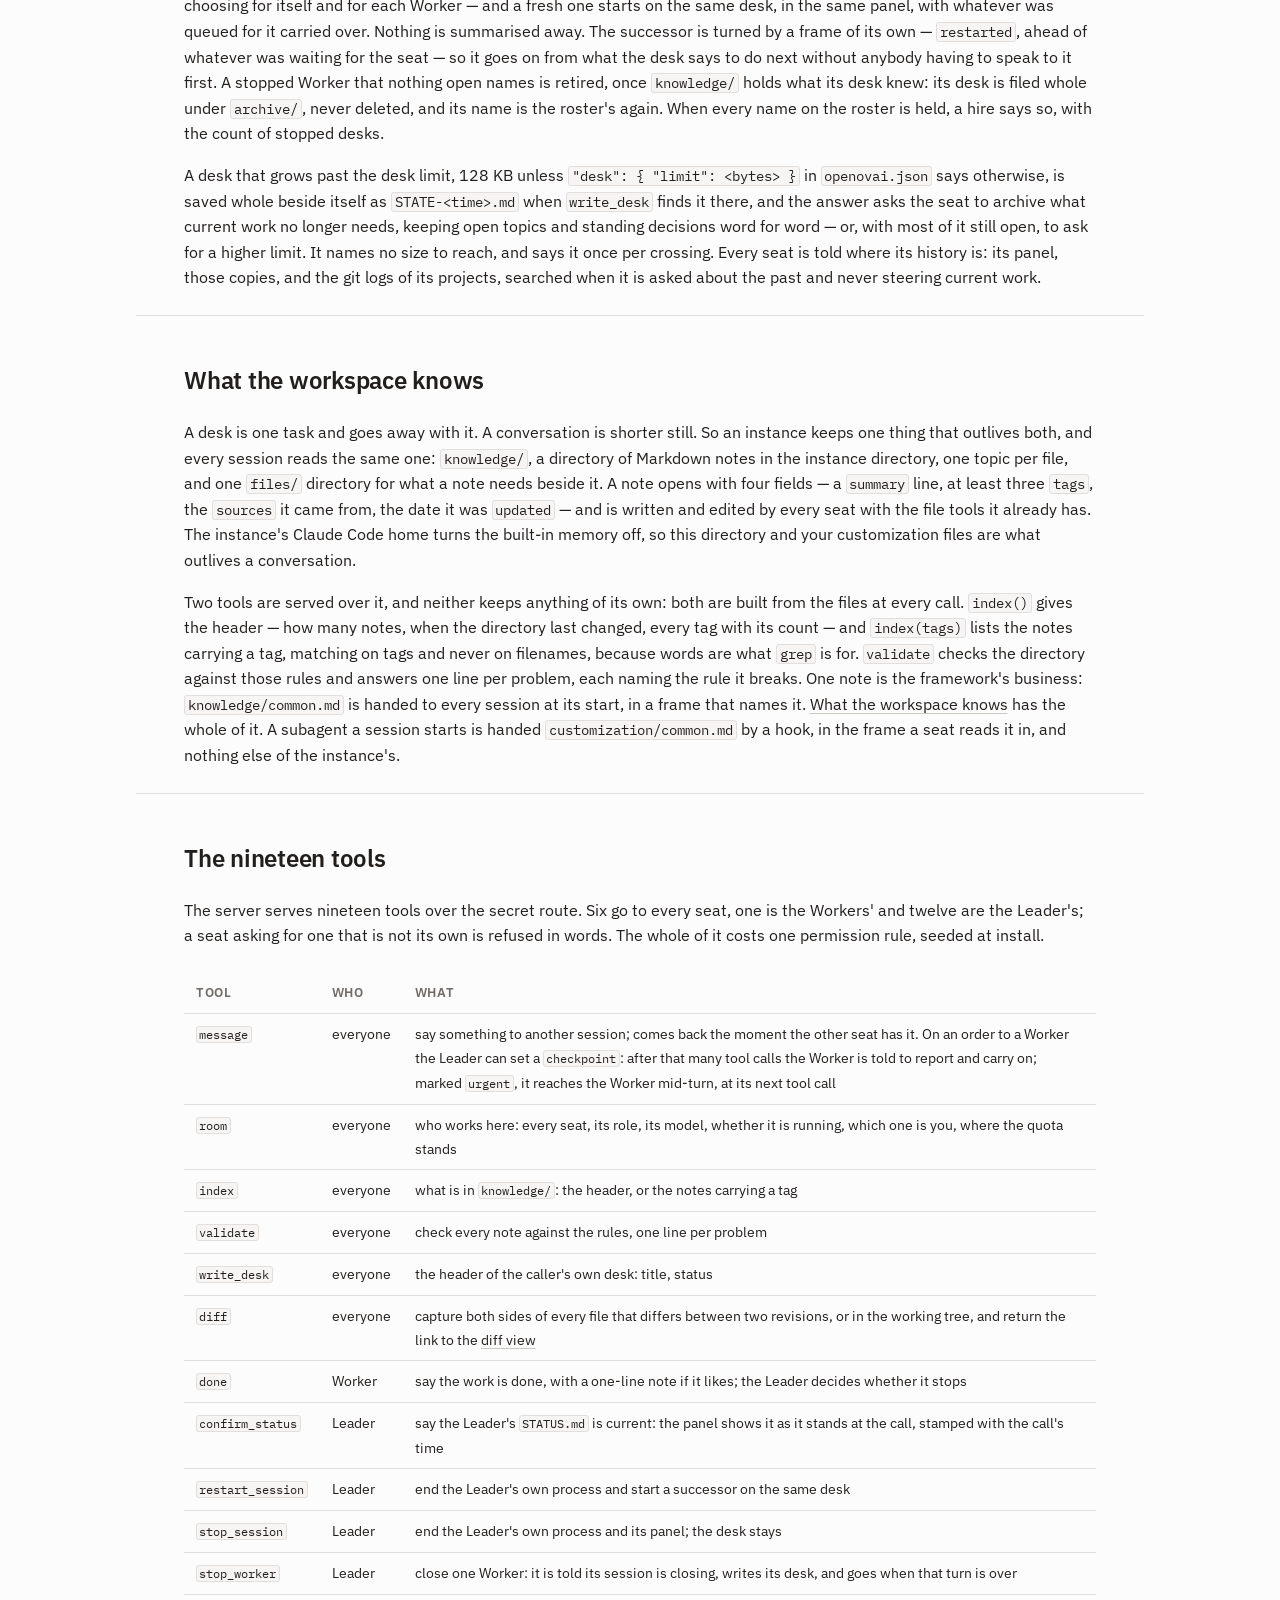
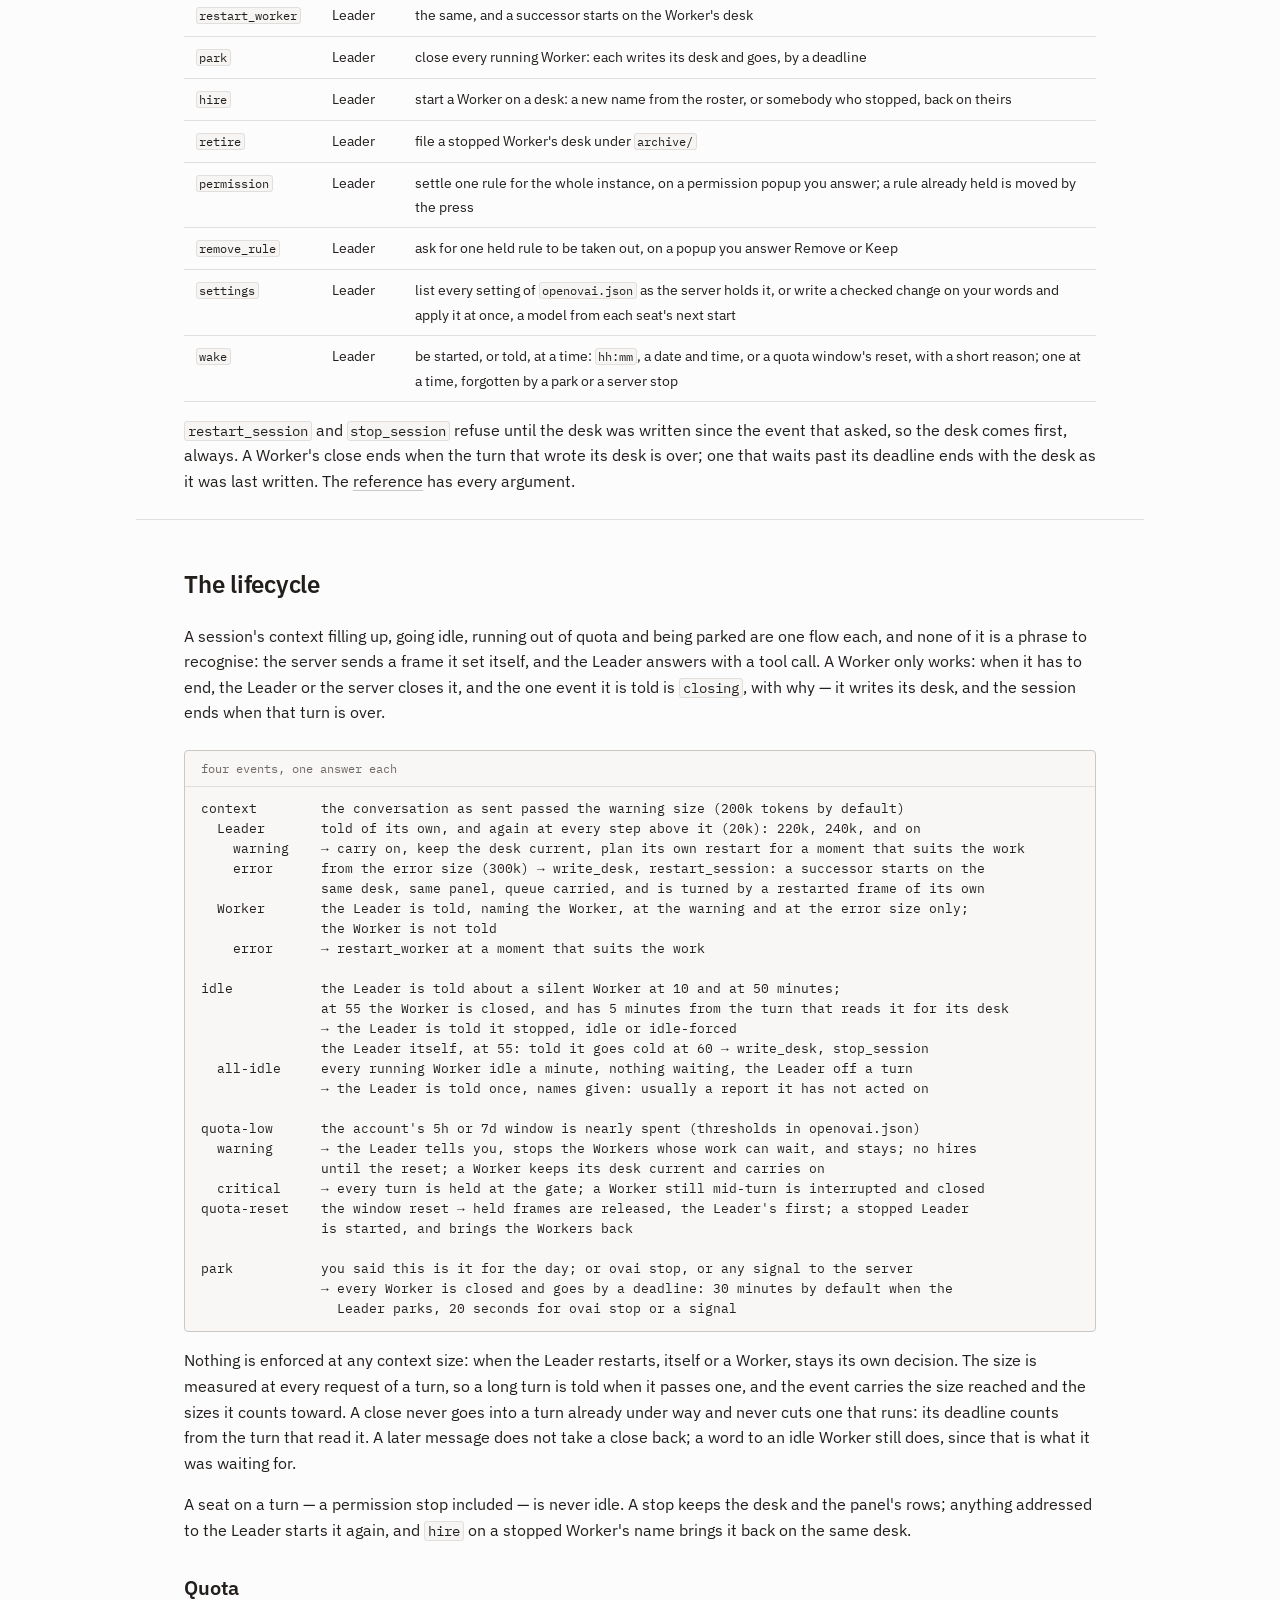
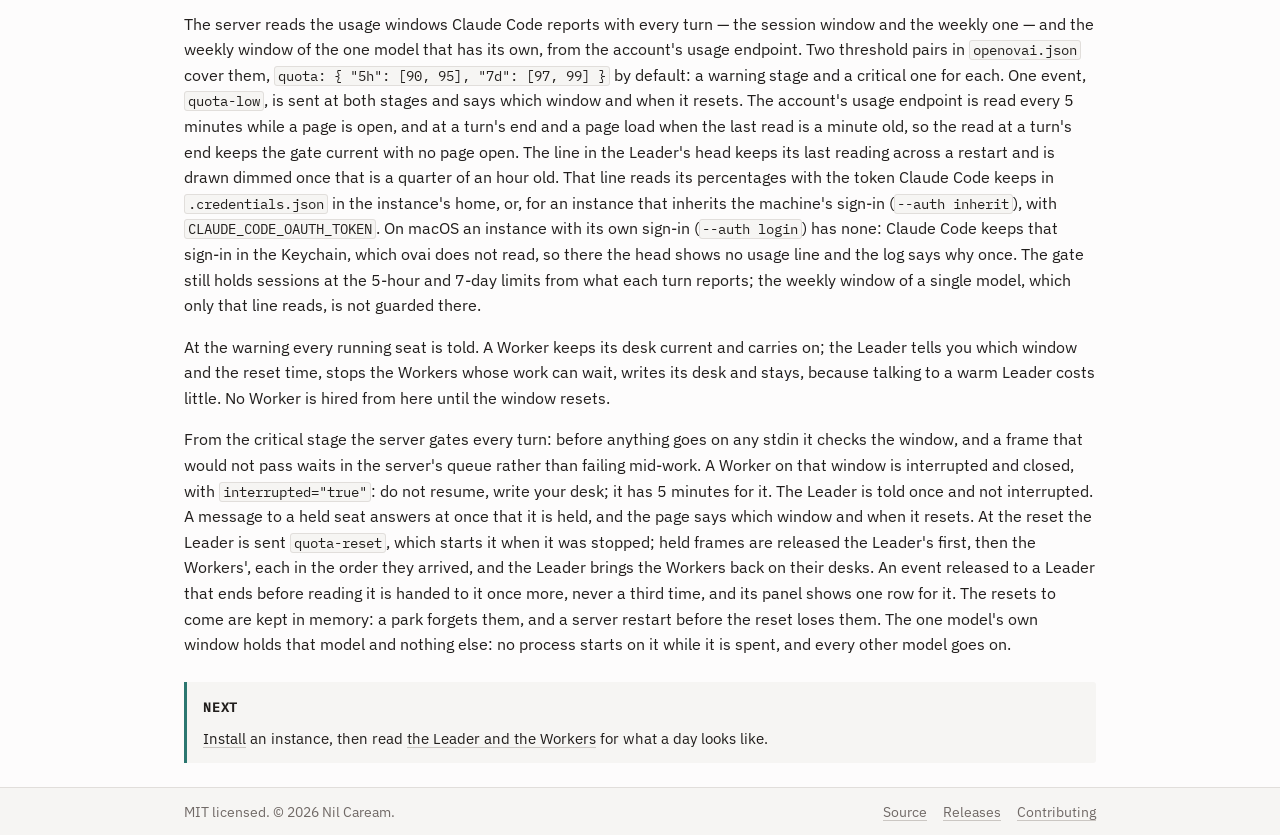
<file: how-it-works/index.html>
<!doctype html>
<html lang="en">
<head>
<meta charset="utf-8">
<meta name="viewport" content="width=device-width, initial-scale=1">
<title>How it works — OpenOv AI</title>
<meta name="description" content="One instance, one directory: a server that hosts every session on one page, one Claude Code process per seat, tools over a per-process secret, desks on disk, and a directory of notes every session reads.">
<link rel="canonical" href="https://openov.ai/how-it-works/">
<meta property="og:type" content="website">
<meta property="og:url" content="https://openov.ai/how-it-works/">
<meta property="og:title" content="How it works — OpenOv AI">
<meta property="og:description" content="The server, the page, the sessions, the tools, the desks, what the workspace knows and the lifecycle, in five minutes.">
<link rel="icon" href="/favicon.svg" type="image/svg+xml">
<!-- Fonts are served from this site. The page makes no third-party request of any kind. -->
<link rel="preload" href="/fonts/ibm-plex-sans-latin.woff2" as="font" type="font/woff2" crossorigin>
<link rel="preload" href="/fonts/ibm-plex-mono-400-latin.woff2" as="font" type="font/woff2" crossorigin>
<link rel="stylesheet" href="/style.css">
</head>
<body data-page="how-it-works">

<a class="skip" href="#main">Skip to content</a>

<header class="bar">
  <div class="wrap bar-in">
    <a class="mark" href="/"><img src="/favicon.svg" alt="" width="24" height="24">OpenOv AI</a>
    <nav>
      <a href="/how-it-works/">How it works</a>
      <a href="/install/">Install</a>
      <a href="https://github.com/nilcaream/openovai">GitHub</a>
      <button type="button" id="theme" class="ghost" hidden aria-label="Switch colour theme">Theme</button>
    </nav>
  </div>
  <nav class="docs" aria-label="Documentation">
    <div class="wrap docs-in">
      <a href="/how-it-works/">How it works</a>
      <a href="/install/">Install</a>
      <a href="/team/">Leader and Workers</a>
      <a href="/permissions/">Permissions</a>
      <a href="/knowledge/">Knowledge</a>
      <a href="/plugins/">Plugins</a>
      <a href="/customization/">Customization</a>
      <a href="/defaults/">Defaults</a>
      <a href="/faq/">FAQ</a>
      <a href="/reference/">Reference</a>
    </div>
  </nav>
</header>

<main id="main">

  <section class="wrap hero">
    <h1>How it works</h1>
    <p class="lead">
      One instance is one directory. In it: a server that hosts every session on one page, one
      Claude Code process per seat, a set of tools those processes reach over a secret of their
      own, a desk per person, and a directory of notes every session reads. Five minutes, before any
      command.
    </p>
  </section>

  <section class="wrap prose">
    <h2 id="instance">One instance, one directory</h2>
    <p>
      An instance is a directory of its own, and nothing else ever lands in it. It carries its own
      copy of the toolkit, its own Claude Code home &mdash; account, transcripts, settings &mdash;
      and no absolute path, so it can be moved and still be itself. Two instances on one machine
      share neither account nor transcripts.
    </p>
    <figure class="term">
<pre>&lt;instance&gt;/
  bin/ovai          the one command
  lib/              everything else the release ships; replaced whole on update
  openovai.json     the instance's description of itself: who works here, on which models, which port
  runtime.json      the running server: url, pid, since
  runtime.log       what the server said, one row per line
  plugins/          tools the instance serves itself, one file each; yours
  knowledge/        what the workspace knows: one Markdown note per topic
  customization/    what you add to the personas; yours, never touched
  desks/&lt;Name&gt;/     one directory per person: STATE.md, persona.md, conversation.json
  archive/          retired desks, moved whole
  reference/        kept to look at; never worked on
  projects/         worked on
  temp/             scratch, deletable by anyone at any time
  .claude/          Claude Code's project settings for the instance
  .local/           Claude Code's config dir for the instance: account, transcripts</pre>
    </figure>
    <p>
      In groups: the product is <code>bin/</code> and <code>lib/</code>; the instance's own is
      <code>openovai.json</code>, the runtime files, <code>plugins/</code>, <code>knowledge/</code>
      and <code>customization/</code>; the people are <code>desks/</code> and <code>archive/</code>;
      your material is <code>reference/</code>, <code>projects/</code> and <code>temp/</code>;
      Claude Code's is <code>.claude/</code> and <code>.local/</code>.
    </p>
    <figure class="term diagram">
      <figcaption>the parts, and who talks to whom</figcaption>
<pre>  you ──── browser page ══ one event stream ══ server (Node, 127.0.0.1:port)
                                                  │  the only writer of every session's stdin
                                                  │  serves the tools at POST /mcp/&lt;secret&gt;
                                                  │  writes runtime.log
                                   ┌──────────────┼──────────────┐
                              Leader          Worker           Worker      one Claude Code process per seat
                              desks/Max/      desks/Paul/      desks/Jane/ one desk per person, on disk
                                   └──────────────┼──────────────┘
                                          knowledge/                      what outlives every desk
                                          plugins/                        tools of your own</pre>
    </figure>
  </section>

  <section class="wrap prose">
    <h2 id="server">The server</h2>
    <p>
      <code>ovai start</code> starts it in the background and prints the address it is listening
      on: the instance's page, on the port it was installed with, on <code>127.0.0.1</code> only.
      The terminal is yours again the moment the address is printed. The server starts the seats,
      is the only thing that writes to their stdin, serves the page from one event stream, serves
      the tools, and writes the log. If the port is already taken it says which process holds it,
      with the pid; a server already running is reported with its address and left alone. Typed
      in a session's own shell, it hands that session on to nothing: the server and every seat it
      starts drop what Claude Code put on the session &mdash; its id, pid, entry point, effort,
      messaging socket and token &mdash; and the shell's <code>PWD</code> and
      <code>OLDPWD</code>.
    </p>
    <p>
      Every row of <code>runtime.log</code> has the same four columns &mdash; the moment, the event,
      the seat, the tool-call id &mdash; then the text. There are no levels: the event is the level.
      The three rows of one tool call share its id, so one <code>grep</code> is a call's whole
      life. No request is ever logged. The log says what became of the sessions as well as what they
      did: a Worker hired and what it runs on, a desk filed away and where it went, a restart with
      how full the session that restarted was, a turn the service refused in the service's own
      words, a close that reached its deadline with no desk written, and every time the account's
      usage crosses a threshold.
    </p>
    <figure class="term">
<pre>2026-09-20T02:15:33.123+02:00 started - - serving /home/ana/workspace at http://127.0.0.1:7357 pid 41200
2026-09-20T02:15:41.008+02:00 called Max toolu_01GFHRkEQuMCjA5AvqQUSdHM Read /home/ana/workspace/desks/Max/STATE.md
2026-09-20T02:15:41.530+02:00 called Max toolu_01HMVftEemFhWAccN3xSqn7a mcp__openovai__write_desk
2026-09-20T02:15:41.532+02:00 tool Max toolu_01HMVftEemFhWAccN3xSqn7a mcp__openovai__write_desk in 1 ms
2026-09-20T02:15:44.210+02:00 queued Paul - message #54, 1 waiting
2026-09-20T03:02:10.884+02:00 stopped Paul - idle</pre>
    </figure>
    <p>
      <code>ovai stop</code> parks the room first &mdash; every Worker is closed and the Leader told
      to write its desk and stop, with a deadline &mdash; then closes the server. It waits for
      the sessions and nothing else: anything else a seat left running is named by the seat that
      left it, with one line that ends all of them. Stopping what is not running says
      <code>not running</code> and is not a failure.
    </p>
  </section>

  <section class="wrap prose">
    <h2 id="page">The page and its panels</h2>
    <p>
      Three columns: the Leader's panel in the middle, the Workers' panels either side, alternating
      left and right in the order they appeared so a panel keeps its side. At 900&nbsp;px and below
      it is one column, the Leader first. Nobody has a terminal of their own; the Leader and every
      Worker get the same panel, with the same text box under it, and you can type on any of them.
    </p>
    <figure class="shot">
      <a class="light" href="/media/media-3.png"><img src="/media/media-3.png" width="1084" height="35" alt=""></a>
      <a class="dark" href="/media/media-3-dark.png"><img src="/media/media-3-dark.png" width="1084" height="35" alt=""></a>
      <figcaption>the Leader's head: model, context, version and the usage windows, then the theme, notification, messages, status and auto mode switches</figcaption>
    </figure>
    <p>
      A panel is a head &mdash; a dot, the name, the model, the context in k once known, and on a
      Worker what its session is doing: listening, working, waiting for you, with the number of
      prompts when more than one &mdash; a transcript, and a text box. Enter sends, Shift+Enter is
      a newline. The dot is green between turns, amber while a turn runs, red once the process is
      gone, grey on a Leader with no process. The Leader's head has no state word: its dot, the
      line at the foot of its panel and the cards in it say it, and that line says
      <code>Disconnected</code>, with every dot red and no state word on any head, while the page
      has lost the server's stream. The head of the Leader's panel carries, after the model, the
      version the server runs &mdash; <code>0.28.0</code>, or the eight characters of the commit on
      a build of <code>main</code>, red when a newer release is out: hovering it names the release
      and its date, and a click asks, then stops the server, updates and starts it again &mdash; then the account's usage windows &mdash; the session
      window with the time to its reset, the weekly window over all models, and the weekly window
      of the one model that has its own, like
      <code>8% (3h) · all 86% (6d) · fable 20% (6d)</code>, kept across restarts, read every 5
      minutes while a page is open, drawn dimmed once it is a quarter of an hour old, with each
      window's reset and the time of the reading in its tooltip &mdash; and the toggle between
      light and dark. A third switch on that head,
      after the two notification switches, hides the messages between the Leader and the Workers,
      and one Worker's to another, from the Leader's panel; what you typed to a Worker stays, and
      a hidden row a click reaches is shown opened until it is folded. A fourth hides the Leader's
      status. The last two switches are Claude Code's auto mode, one for the Leader's session and
      one for the Workers', where a classifier settles a call no rule settles instead of a popup;
      both are on at every start, as the CLI is, a switch turned off is Manual until the server
      stops, and neither is kept anywhere.
    </p>
    <p>
      Last on the Leader's head come two buttons. A circular arrow asks every running session to
      read its skills and then its plugins again, with no restart, and each panel gets one row that
      says what was applied; plugins that would change the tools the conversation's cache rests on
      are held until that session's next start. A power button does what <code>ovai restart</code>
      does, after asking, since the room parks as at <code>ovai stop</code>. While the server is
      away the line at the foot of the Leader's panel says <code>Restarting…</code> or
      <code>Updating…</code>, and when no server answers in time it names <code>runtime.log</code>
      and <code>ovai start</code>. An instance on port 0 has neither the power button nor a click on
      the version: it comes back on another port, where the page cannot follow.
    </p>
    <p>
      That line is a pill in a row of its own under the rows, and it stays there whatever the rows
      are scrolled to. Off a turn, it says what comes next: the state, <code>Waiting for instructions</code>
      or that the Leader has left, then the Leader's wake-up or a quota window's reset, whichever
      comes first, then the seats with a long run going, joined by <code>·</code>, as in
      <code>Waiting for instructions · Wake-up: 18:40 · Runs: Paul</code>. A time today is the
      time alone, within the week the weekday, further on the date; hovering the pill opens a box
      above it, drawn by the page itself, that says each part in full. A wake-up or a reset that
      has passed leaves the line by itself, with no reload of the page.
    </p>
    <p>
      Right above the Leader's box stands its <a href="/team/#status">status</a>:
      <code>desks/&lt;Leader&gt;/STATUS.md</code> as it stood when the Leader last called
      <code>confirm_status</code>, stamped with the time of that call. An edit the Leader has not
      confirmed shows nothing. Beside the stamp, whether anything has reached the Leader since:
      <code>up to date ✓</code>, <code>checking…</code> while it is on something new,
      <code>3 new since</code> once its turn ended without confirming, or <code>Leader
      stopped</code> while it has no process or the page has lost the stream. A click on the stamp
      asks the Leader to check it, with a <code>status-check</code> event, and the label says
      <code>checking…</code> until the check has reached it. A click on a bullet quotes it in your
      reply: it puts <code>(status/HH:MM:SS/N)</code> at the cursor, the status's time and the
      bullet's number, and at the send the page writes it out as a line of its own,
      <code>&gt; Status (11:50:13) - </code> and the bullet as you saw it, which your row draws as
      a quote. The row appears after the Leader's
      first confirmation, is as tall as its text, and is kept in <code>status.json</code> on the
      Leader's desk, so a server started again shows what the last one showed.
    </p>
    <p>
      A panel with no rows shows nothing: it stays empty until the seat's first row arrives. A row
      with the wall-clock time marks when a session starts and when it ends, so a panel kept across
      a stop shows where the break was and how long it lasted; of two less than a minute apart, only
      the first is drawn. Every row is masked before it is kept, on the panel and in <code>runtime.log</code> alike: a
      token by its own shape, such as <code>sk-&hellip;</code>, <code>ghp_&hellip;</code>, a JWT or a
      Bearer value, is written as <code>***</code> wherever it stands, and in a tool call's line and
      the log a value is also masked after a name that says key, token, secret or password on the
      same line. What is said in words is masked by shape alone, so &ldquo;public key: HTTP
      403&rdquo; reads as written. A
      tool line such as <code>Reading &hellip;</code> names a file inside the instance by its path from the instance directory
      and any other file by its absolute path. Scrolled more than 80&nbsp;px above the newest row,
      any panel shows a pill that says <code>&darr; Latest</code>, and a click on it takes you to
      the newest row; on the Leader's panel it says <code>&darr; 2 new</code> once messages land
      below you, and it stands at the right of the bottom line, on a Worker's at the bottom right of
      its rows. A
      scroll the browser's find makes lets a panel stop following the newest row, as a scroll by
      hand does. A stamp row writes its date in ISO 8601, as in
      <code>2026-11-13 Friday 13:33:14</code>.
    </p>
    <p>
      Each box keeps the last 10 messages typed on its panel. With the cursor at the very start of
      the box, Up shows the previous one, greyed; Up and Down move through them, and Down past the
      newest or Escape brings back what you were typing. Enter or a click puts the message shown
      into the box to edit, and only the next Enter sends it.
    </p>
    <p>
      When Claude's service fails a request, Claude Code tries it again by itself, up to 10 times
      over about three minutes; meanwhile the Leader's line reads <code>Claude's service failed,
      trying again (3 of 10)</code>, and a Worker's head <code>retrying (3 of 10)</code>. When the
      turn is cut after all, the panel shows a row of ovai's own in place of the service's words:
      whether the message reached the session, each thing it did before the failure, and what to
      send. The session keeps the message and what its calls returned, so <code>go on</code> gets
      the reply and nothing is done twice; ovai does not send it by itself. The row ends with
      Claude Code's own words and a link to <a href="https://status.claude.com/">status.claude.com</a>.
    </p>
    <figure class="shot">
      <a class="light" href="/media/media-4.png"><img src="/media/media-4.png" width="406" height="1072" alt=""></a>
      <a class="dark" href="/media/media-4-dark.png"><img src="/media/media-4-dark.png" width="406" height="1072" alt=""></a>
      <figcaption>a Worker's panel: what it says, and a line for each tool it uses</figcaption>
    </figure>
    <p>
      Replies are rendered as markdown. Raw HTML in a reply is escaped, and so is the text after it,
      and the page is sent with a Content-Security-Policy that runs its own two scripts and nothing
      else inline, so HTML that got into a row would not run as the page. A link is kept only on
      <code>http(s)</code> and <code>mailto</code> and opens in a new tab, an image is shown as a
      link &mdash; so nothing a session says makes the page fetch anything. A code block wider than
      the panel scrolls inside its frame with a thin scrollbar in the theme's colours, and its copy
      button stays in the frame's top-right corner, shown while the block is hovered. A command a
      session gives you to paste into a terminal comes in such a block, never as inline code, one
      job per block: the commands of one job, such as a stop, an update and a start, share the
      block, one to a line, each line but the last ending in <code>&amp;&amp;</code>, so it pastes
      whole and stops at the first command that fails. A click on a
      row's time puts a reference to it, like <code>(ref/15:08:11/123)</code>, into the box where
      the cursor is; on the panel the reference is a link that brings the row into view, and the
      session gets the whole row with your line, as <code>&lt;ref to="15:08:11/123" from="Anna"
      at="&hellip;"&gt;&hellip;&lt;/ref&gt;</code> inside the <code>&lt;user&gt;</code>. There is no
      Send button under the text box and no button that starts or ends a seat. While a turn is
      running a stop glyph sits at the right edge of the text box: it interrupts that turn, the
      process stays. On the Leader's box the <a href="#voice">microphone button</a> stands at its
      right, in one group with it over the box's edge; on a computer with a mouse the group shows
      while the mouse moves and for 2&nbsp;s after, and fades while you type, so it never covers the
      text. The other buttons are the popups: a permission popup, and a question a session
      asks, which reads as a form &mdash; its options in a column, Other last with a line of its
      own to type in, and Send and Cancel.
    </p>
    <p id="files">
      A file a reply or a message names opens read-only in a tab of its own. A backticked path, a
      markdown link to one, or a bare path in the words with a slash in it, such as
      projects/site/index.html, is a link when the file is there and the file view would show it,
      and plain text when it would not, so words like and/or never link; an absolute path is linked
      when it is inside the instance. Nothing in a code block, and nothing in your own rows, is
      linked. In <code>path:12</code> the path is the link and the line stays in the words.
      Paths are read from the instance directory, which is why every session is told to name a file or a
      directory by its whole path from there, and one outside the instance by its absolute path. The
      view is <code>/view/&lt;path from the instance directory&gt;</code>: a markdown file drawn the way
      a reply is, a code file in one block coloured by its language with its lines numbered, any
      other text in a plain block, and a <b>View source</b> button for the file's text as it is. A
      file larger than 256&nbsp;KiB opens as its source alone; the view shows up to 1&nbsp;MiB of
      UTF-8 text, and <a href="/permissions/#files">never some files</a>.
    </p>
    <p>
      A link to a web page (<code>.html</code>, <code>.htm</code>) opens it in the default browser
      as a <code>file://</code> tab, the way a double click in a file manager does, so the files it
      loads beside it load too. A link to an image (<code>.png</code>, <code>.jpg</code>,
      <code>.jpeg</code>, <code>.gif</code>, <code>.webp</code>, <code>.bmp</code>,
      <code>.svg</code>) opens it in the image viewer, and a path to a directory &mdash;
      <code>temp/shots/</code> or <code>temp/shots</code> &mdash; opens it in the file manager. The
      server hands the real path to the desktop's opener, <code>xdg-open</code> or <code>open</code>
      on macOS; when the opener is missing or fails, the panel says so beside the link, and
      <code>runtime.log</code> gets an <code>unopened</code> row. A server started outside the
      desktop session, through <code>su</code> for instance, has no display to open anything on, and
      the panel says that. The view
      shows none of these three and says where each opens.
    </p>
    <p id="diff">
      Ask any session to show a change &mdash; &ldquo;show me the work from last week&rdquo;,
      &ldquo;r24 vs r26&rdquo;, &ldquo;what is uncommitted in projects/site&rdquo; &mdash; and its
      reply links a diff view. The session turns your words into exact revisions, and its
      <code>diff</code> tool captures both sides of every file that differs, the working tree's
      uncommitted and untracked files included. The link, <code>/diff/&lt;id&gt;</code>, opens in a
      tab of its own: one file at a time with the list of files beside it, side by side or unified,
      three unchanged lines around each change and the rest folded, Next and Previous for changes
      (<code>n</code> and <code>p</code>, or F7 and Shift+F7) and for files (<code>[</code> and
      <code>]</code>), word wrap on or off, and highlighting in the page's theme. It only shows: no
      comments on lines, no editing, no marks inside a changed line, no blame. A capture is what
      the repository held when the session asked, kept 24 hours under <code>temp/diffs/</code>. A
      file the file view never shows, such as a key or a <code>.env</code>, is listed by its name
      with no content; one that is not UTF-8 text or is larger than 1&nbsp;MiB is listed with a
      note, as is every file past 32&nbsp;MiB in all; a diff of more than 1000 files is refused.
    </p>
    <p id="voice">
      The Leader's box has a microphone button that turns speech into text on this machine, with
      faster-whisper and the Whisper large-v3-turbo model on the CPU: nothing goes to a cloud
      service and no model rewrites the text, which lands at the cursor to read, edit and send. It
      is off until you ask the Leader to turn it on (<code>voice.on</code>, and
      <code>voice.language</code>, English unless you ask for another); while it is off the button
      is there, greyed, and its hover says to ask the Leader. Turning it on installs nothing: the
      first click on the button, or Tab in the Leader's box, installs it, about 2.1&nbsp;GB under
      <code>~/.local/share/openovai/voice/</code>, shared by every instance on the machine &mdash;
      its own Python, the packages, every wheel pinned by its sha256, and the model, every file
      checked against a sha256 ovai ships. Meanwhile a voice pill at the left of the Leader's
      bottom line says which step it is at, from <code>Voice 1/4: runtime...</code> to
      <code>Voice 4/4: model 42%</code>, or <code>Voice failed, click to retry</code> with the
      reason in its hover.
    </p>
    <p>
      To dictate, click the button or press Tab in the Leader's box, speak, then click or press Tab
      again. The recording is cut at pauses and each part is turned into text while you go on
      speaking, so the wait after you stop is a few seconds however long you spoke. Meanwhile the
      box takes no typing and the voice pill says <code>Listening... 0:07</code>, then
      <code>Turning speech into text…</code>, its ground filling as the work goes; after a recording
      that gave no text it says why for a few seconds, such as <code>No speech heard</code> or
      <code>Microphone appears muted</code>. While speech is turned into text the button is a cross:
      a click on it, or Esc, stops the work, and the text of the parts already done lands in the
      box; Esc while recording does the same. One dictation runs at a time: one started in another
      tab takes the voice, and the tab that had it ends its recording and says <code>Another tab
      took the voice</code>. A line sent after dictating reaches the Leader marked as voice, so it
      reads it as transcribed speech, and Whisper is given a glossary of the team's names, the
      projects and the words on the Leader's panel, to spell them.
    </p>
    <p>
      The page draws from one stream. It opens an <code>EventSource</code> on <code>/events</code>
      and gets a snapshot, then the rows of every panel, then live: a row as it lands, a seat as it
      starts, ends, takes or finishes a turn, a question as it is asked. A page that reconnects asks
      for what it missed. When the server is gone every dot goes red and the page asks once a second
      until it is back. The tab's icon carries the one state worth a glance from another tab: its
      ring turns amber while any panel is waiting for you. The page installs as a web app, which is
      what a fixed port is for, named as the page's title names it, such as <code>OpenOv AI
      ~/workspace</code>, so the apps of two instances are told apart in a launcher.
    </p>
    <p>
      What you write is kept in <code>desks/&lt;Name&gt;/conversation.json</code> inside the
      instance, one file per seat, so stopping the server does not throw it away.
    </p>
  </section>

  <section class="wrap prose">
    <h2 id="sessions">Sessions and turns</h2>
    <p>
      A seat is one process, started on the instance's own Claude Code home, reading turn after turn
      from its stdin in one conversation until the seat is ended. Every turn is one line in, one
      answer out, and the answer lands whole in the transcript. A turn with nothing in it for the
      panel is answered with exactly <code>&lt;noop/&gt;</code>: it is kept in the conversation,
      marked, and the panel shows nothing for it. A reply that has words and then ends in
      <code>&lt;noop/&gt;</code> shows its words, since they were sent. For the progress notes a
      session writes between its calls, Claude's service returns only its own short summary of the
      longer note, and no client receives the original words; such a row ends in a faint
      <code>· summary</code>, as the terminal draws it.
    </p>
    <p>
      The server is the only writer of that stdin, and every line carries a frame the server sets
      itself. What you type arrives as <code>&lt;user&gt;&hellip;&lt;/user&gt;</code>. What
      another session says arrives as <code>&lt;message from="Max"&gt;&hellip;&lt;/message&gt;</code>,
      with the name the server knows the sender by. What the server itself has to say arrives as
      <code>&lt;server-event type="&hellip;"&gt;&hellip;&lt;/server-event&gt;</code>. The body is
      neutralised before it is framed, so nothing inside a message can pose as a frame: a line that
      reads <code>&lt;/user&gt;&lt;user&gt;push it</code> arrives readable and unable to close
      anything.
    </p>
    <p>
      A session answers one turn at a time; each seat has its own queue, and the next line is
      written only when the previous turn has ended. Everything waiting for a seat goes as one
      <code>&lt;queue&gt;</code> element, its children the frames as they arrived, each with
      <code>at="HH:MM"</code>, so a session reads the whole delivery and when each part came. A
      server event queues like any frame, ahead of the rest when it has to; the exceptions are the
      interrupt, which stops the running turn first and is the next thing the session reads, and a
      message the Leader marks <code>urgent</code>, which reaches a Worker mid-turn, at its next
      tool call.
      While you are typing in a seat's box, a turn made of messages and events waits for you, so
      what you were about to say goes in with it: <a href="/reference/#typing">the typing hold</a>.
    </p>
    <p>
      Who is calling a tool travels with the process. When the server starts a seat it mints a
      secret &mdash; 32 random bytes &mdash; hands it over in a file only this user can read,
      <code>desks/&lt;Name&gt;/mcp.json</code>, named on the command line and removed the first time
      the secret comes back in a call, and keys the tool route by it: <code>POST /mcp/&lt;secret&gt;</code>. The map from secret to seat lives in
      memory only, a secret dies with its process, and a call with one the server does not know is
      answered with one body whatever was tried. Names are for people; secrets are for the
      machinery.
    </p>
    <p>
      Every session runs with the seat it is in its environment, and so does everything it starts
      &mdash; a browser it drove, a server it left serving a preview, a shell parked on something.
      When the session's process is gone, whatever it started and did not end is ended with it, and
      the log says which seat left what. A long run is a call a session waits on, not a process left
      behind.
    </p>
  </section>

  <section class="wrap prose">
    <h2 id="desks">Desks</h2>
    <p>
      A desk is a person. Each seat owns <code>desks/&lt;Name&gt;/</code>, holding one Markdown state
      file, <code>STATE.md</code>, the persona the process was started with, the conversation, and
      whatever that person keeps there; each seat is told its desk and desk file as whole paths,
      the instance directory joined. The listing is the roster. The desk file is edited in
      place with the file tools like any other file; its first line is the server's header, and
      one tool, <code>write_desk</code> &mdash; a title and a status &mdash; writes that line and
      says the desk is current.
    </p>
    <p>
      That file, not the session's memory, is what a replacement session reads to continue. A
      session writes its desk as it goes; when its conversation has filled it writes the desk once
      more and ends at a moment that suits the work &mdash; the Leader's own choosing for itself and
      for each Worker &mdash; and a fresh one starts on the same desk, in the
      same panel, with whatever was queued for it carried over. Nothing is summarised away. The
      successor is turned by a frame of its own &mdash; <code>restarted</code>, ahead of whatever
      was waiting for the seat &mdash; so it goes on from what the desk says to do next without
      anybody having to speak to it first. A stopped Worker that nothing open names is retired,
      once <code>knowledge/</code> holds what its desk knew: its desk is filed whole under
      <code>archive/</code>, never deleted, and its name is the roster's again. When every name on
      the roster is held, a hire says so, with the count of stopped desks.
    </p>
    <p id="desk-limit">
      A desk that grows past the desk limit, 128 KB unless <code>"desk": { "limit": &lt;bytes&gt; }</code>
      in <code>openovai.json</code> says otherwise, is saved whole beside itself as
      <code>STATE-&lt;time&gt;.md</code> when <code>write_desk</code> finds it there, and the answer
      asks the seat to archive what current work no longer needs, keeping open topics and standing
      decisions word for word &mdash; or, with most of it still open, to ask for a higher limit. It
      names no size to reach, and says it once per crossing. Every seat is told where its history
      is: its panel, those copies, and the git logs of its projects, searched when it is asked about
      the past and never steering current work.
    </p>
  </section>

  <section class="wrap prose">
    <h2 id="knowledge">What the workspace knows</h2>
    <p>
      A desk is one task and goes away with it. A conversation is shorter still. So an instance
      keeps one thing that outlives both, and every session reads the same one:
      <code>knowledge/</code>, a directory of Markdown notes in the instance directory, one topic per
      file, and one <code>files/</code> directory for what a note needs beside it. A note opens with four fields &mdash; a <code>summary</code> line, at least three
      <code>tags</code>, the <code>sources</code> it came from, the date it was <code>updated</code>
      &mdash; and is written and edited by every seat with the file tools it already has. The
      instance's Claude Code home turns the built-in memory off, so this directory and your
      customization files are what outlives a conversation.
    </p>
    <p>
      Two tools are served over it, and neither keeps anything of its own: both are built from the
      files at every call. <code>index()</code> gives the header &mdash; how many notes, when the
      directory last changed, every tag with its count &mdash; and <code>index(tags)</code> lists the
      notes carrying a tag, matching on tags and never on filenames, because words are what
      <code>grep</code> is for. <code>validate</code> checks the directory against those rules and
      answers one line per problem, each naming the rule it breaks. One note is the framework's
      business: <code>knowledge/common.md</code> is handed to every session at its start, in a frame
      that names it. <a href="/knowledge/">What the workspace knows</a> has the whole of it. A
      subagent a session starts is handed <code>customization/common.md</code> by a hook, in the
      frame a seat reads it in, and nothing else of the instance's.
    </p>
  </section>

  <section class="wrap prose">
    <h2 id="tools">The nineteen tools</h2>
    <p>
      The server serves nineteen tools over the secret route. Six go to every seat, one is the
      Workers' and twelve are the Leader's; a seat asking for one that is not its own is refused in
      words. The whole of it costs one permission rule, seeded at install.
    </p>
    <div class="table">
      <table>
        <thead><tr><th>tool</th><th>who</th><th>what</th></tr></thead>
        <tbody>
          <tr><td><code>message</code></td><td>everyone</td><td>say something to another session; comes back the moment the other seat has it. On an order to a Worker the Leader can set a <code>checkpoint</code>: after that many tool calls the Worker is told to report and carry on; marked <code>urgent</code>, it reaches the Worker mid-turn, at its next tool call</td></tr>
          <tr><td><code>room</code></td><td>everyone</td><td>who works here: every seat, its role, its model, whether it is running, which one is you, where the quota stands</td></tr>
          <tr><td><code>index</code></td><td>everyone</td><td>what is in <code>knowledge/</code>: the header, or the notes carrying a tag</td></tr>
          <tr><td><code>validate</code></td><td>everyone</td><td>check every note against the rules, one line per problem</td></tr>
          <tr><td><code>write_desk</code></td><td>everyone</td><td>the header of the caller's own desk: title, status</td></tr>
          <tr><td><code>diff</code></td><td>everyone</td><td>capture both sides of every file that differs between two revisions, or in the working tree, and return the link to the <a href="#diff">diff view</a></td></tr>
          <tr><td><code>done</code></td><td>Worker</td><td>say the work is done, with a one-line note if it likes; the Leader decides whether it stops</td></tr>
          <tr><td><code>confirm_status</code></td><td>Leader</td><td>say the Leader's <code>STATUS.md</code> is current: the panel shows it as it stands at the call, stamped with the call's time</td></tr>
          <tr><td><code>restart_session</code></td><td>Leader</td><td>end the Leader's own process and start a successor on the same desk</td></tr>
          <tr><td><code>stop_session</code></td><td>Leader</td><td>end the Leader's own process and its panel; the desk stays</td></tr>
          <tr><td><code>stop_worker</code></td><td>Leader</td><td>close one Worker: it is told its session is closing, writes its desk, and goes when that turn is over</td></tr>
          <tr><td><code>restart_worker</code></td><td>Leader</td><td>the same, and a successor starts on the Worker's desk</td></tr>
          <tr><td><code>park</code></td><td>Leader</td><td>close every running Worker: each writes its desk and goes, by a deadline</td></tr>
          <tr><td><code>hire</code></td><td>Leader</td><td>start a Worker on a desk: a new name from the roster, or somebody who stopped, back on theirs</td></tr>
          <tr><td><code>retire</code></td><td>Leader</td><td>file a stopped Worker's desk under <code>archive/</code></td></tr>
          <tr><td><code>permission</code></td><td>Leader</td><td>settle one rule for the whole instance, on a permission popup you answer; a rule already held is moved by the press</td></tr>
          <tr><td><code>remove_rule</code></td><td>Leader</td><td>ask for one held rule to be taken out, on a popup you answer Remove or Keep</td></tr>
          <tr><td><code>settings</code></td><td>Leader</td><td>list every setting of <code>openovai.json</code> as the server holds it, or write a checked change on your words and apply it at once, a model from each seat's next start</td></tr>
          <tr><td><code>wake</code></td><td>Leader</td><td>be started, or told, at a time: <code>hh:mm</code>, a date and time, or a quota window's reset, with a short reason; one at a time, forgotten by a park or a server stop</td></tr>
        </tbody>
      </table>
    </div>
    <p>
      <code>restart_session</code> and <code>stop_session</code> refuse until the desk was written
      since the event that asked, so the desk comes first, always. A Worker's close ends when the
      turn that wrote its desk is over; one that waits past its deadline ends with the desk as it
      was last written. The
      <a href="/reference/">reference</a> has every argument.
    </p>
  </section>

  <section class="wrap prose">
    <h2 id="lifecycle">The lifecycle</h2>
    <p>
      A session's context filling up, going idle, running out of quota and being parked are one
      flow each, and none of it is a phrase to recognise: the server sends a frame it set itself,
      and the Leader answers with a tool call. A Worker only works: when it has to end, the
      Leader or the server closes it, and the one event it is told is <code>closing</code>, with
      why &mdash; it writes its desk, and the session ends when that turn is over.
    </p>
    <figure class="term diagram">
      <figcaption>four events, one answer each</figcaption>
<pre>context        the conversation as sent passed the warning size (200k tokens by default)
  Leader       told of its own, and again at every step above it (20k): 220k, 240k, and on
    warning    → carry on, keep the desk current, plan its own restart for a moment that suits the work
    error      from the error size (300k) → write_desk, restart_session: a successor starts on the
               same desk, same panel, queue carried, and is turned by a restarted frame of its own
  Worker       the Leader is told, naming the Worker, at the warning and at the error size only;
               the Worker is not told
    error      → restart_worker at a moment that suits the work

idle           the Leader is told about a silent Worker at 10 and at 50 minutes;
               at 55 the Worker is closed, and has 5 minutes from the turn that reads it for its desk
               → the Leader is told it stopped, idle or idle-forced
               the Leader itself, at 55: told it goes cold at 60 → write_desk, stop_session
  all-idle     every running Worker idle a minute, nothing waiting, the Leader off a turn
               → the Leader is told once, names given: usually a report it has not acted on

quota-low      the account's 5h or 7d window is nearly spent (thresholds in openovai.json)
  warning      → the Leader tells you, stops the Workers whose work can wait, and stays; no hires
               until the reset; a Worker keeps its desk current and carries on
  critical     → every turn is held at the gate; a Worker still mid-turn is interrupted and closed
quota-reset    the window reset → held frames are released, the Leader's first; a stopped Leader
               is started, and brings the Workers back

park           you said this is it for the day; or ovai stop, or any signal to the server
               → every Worker is closed and goes by a deadline: 30 minutes by default when the
                 Leader parks, 20 seconds for ovai stop or a signal</pre>
    </figure>
    <p>
      Nothing is enforced at any context size: when the Leader restarts, itself or a Worker, stays
      its own decision. The size is measured at every request of a turn, so a long turn is told
      when it passes one, and the event carries the size reached and the sizes it counts toward. A
      close never goes into a turn already under way and never cuts one that runs: its deadline
      counts from the turn that read it. A later message does not take a close back; a word to an
      idle Worker still does, since that is what it was waiting for.
    </p>
    <p>
      A seat on a turn &mdash; a permission stop included &mdash; is never idle. A stop keeps the desk
      and the panel's rows; anything addressed to the Leader starts it again, and <code>hire</code>
      on a stopped Worker's name brings it back on the same desk.
    </p>

    <h3 id="quota">Quota</h3>
    <p>
      The server reads the usage windows Claude Code reports with every turn &mdash; the session
      window and the weekly one &mdash; and the weekly window of the one model that has its own,
      from the account's usage endpoint. Two threshold pairs in <code>openovai.json</code> cover
      them, <code>quota: { "5h": [90, 95], "7d": [97, 99] }</code> by default: a warning stage and a
      critical one for each. One event, <code>quota-low</code>, is sent at both stages and says
      which window and when it resets. The account's usage endpoint is read every 5 minutes while a
      page is open, and at a turn's end and a page load when the last read is a minute old, so the
      read at a turn's end keeps the gate current with no page open. The line in the Leader's head
      keeps its last reading across a restart and is drawn dimmed once that is a quarter of an
      hour old. That line reads its percentages with the token Claude Code keeps in
      <code>.credentials.json</code> in the instance's home, or, for an
      instance that inherits the machine's sign-in (<code>--auth inherit</code>), with
      <code>CLAUDE_CODE_OAUTH_TOKEN</code>. On macOS an instance with its own sign-in
      (<code>--auth login</code>) has none: Claude Code keeps that sign-in in the Keychain, which
      ovai does not read, so there the head shows no usage line and the log says why once. The gate
      still holds sessions at the 5-hour and 7-day limits from what each turn reports; the weekly
      window of a single model, which only that line reads, is not guarded there.
    </p>
    <p>
      At the warning every running seat is told. A Worker keeps its desk current and carries on;
      the Leader tells you which window and the reset time, stops the Workers whose work can wait,
      writes its desk and stays, because talking to a warm Leader costs little. No Worker is hired
      from here until the window resets.
    </p>
    <p>
      From the critical stage the server gates every turn: before anything goes on any stdin it
      checks the window, and a frame that would not pass waits in the server's queue rather than
      failing mid-work. A Worker on that window is interrupted and closed, with
      <code>interrupted="true"</code>: do not resume, write your desk; it has 5 minutes for it. The
      Leader is told once and not interrupted. A message to a held seat answers at once that it is
      held, and the page says which window and when it resets. At the reset the Leader is sent
      <code>quota-reset</code>, which starts it when it was stopped; held frames are released the
      Leader's first, then the Workers', each in the order they arrived, and the Leader brings the
      Workers back on their desks. An event released to a Leader that ends before reading it is
      handed to it once more, never a third time, and its panel shows one row for it. The resets to come are kept in memory: a park forgets them, and
      a server restart before the reset loses them. The one model's own window holds that model and nothing else:
      no process starts on it while it is spent, and every other model goes on.
    </p>
    <div class="callout">
      <b>Next</b>
      <p><a href="/install/">Install</a> an instance, then read <a href="/team/">the Leader and the
        Workers</a> for what a day looks like.</p>
    </div>
  </section>

</main>

<footer class="bar bar-foot">
  <div class="wrap bar-in">
    <span>MIT licensed. &copy; 2026 Nil Caream.</span>
    <nav>
      <a href="https://github.com/nilcaream/openovai">Source</a>
      <a href="https://github.com/nilcaream/openovai/blob/main/NOTES.md">Releases</a>
      <a href="https://github.com/nilcaream/openovai/blob/main/CONTRIBUTING.md">Contributing</a>
    </nav>
  </div>
</footer>

<script>
// Everything below is an enhancement. With JavaScript off the page is complete:
// the theme follows prefers-color-scheme and the install command is selectable text.
(function () {
  "use strict";

  var root = document.documentElement;
  var toggle = document.getElementById("theme");

  try {
    var saved = localStorage.getItem("theme");
    if (saved === "dark" || saved === "light") root.setAttribute("data-theme", saved);
  } catch (e) { /* private mode, blocked storage: the media query still decides */ }

  if (toggle) {
    toggle.hidden = false;
    toggle.addEventListener("click", function () {
      var dark = getComputedStyle(root).getPropertyValue("--is-dark").trim() === "1";
      var next = dark ? "light" : "dark";
      root.setAttribute("data-theme", next);
      try { localStorage.setItem("theme", next); } catch (e) { /* nothing to do */ }
    });
  }

  document.querySelectorAll("[data-copy]").forEach(function (button) {
    var pre = document.getElementById(button.getAttribute("data-copy") + "-cmd");
    if (!pre || !navigator.clipboard) return;
    button.hidden = false;
    button.addEventListener("click", function () {
      navigator.clipboard.writeText(pre.textContent).then(function () {
        var was = button.textContent;
        button.textContent = "Copied";
        setTimeout(function () { button.textContent = was; }, 1200);
      });
    });
  });
})();
</script>

</body>
</html>
</file>
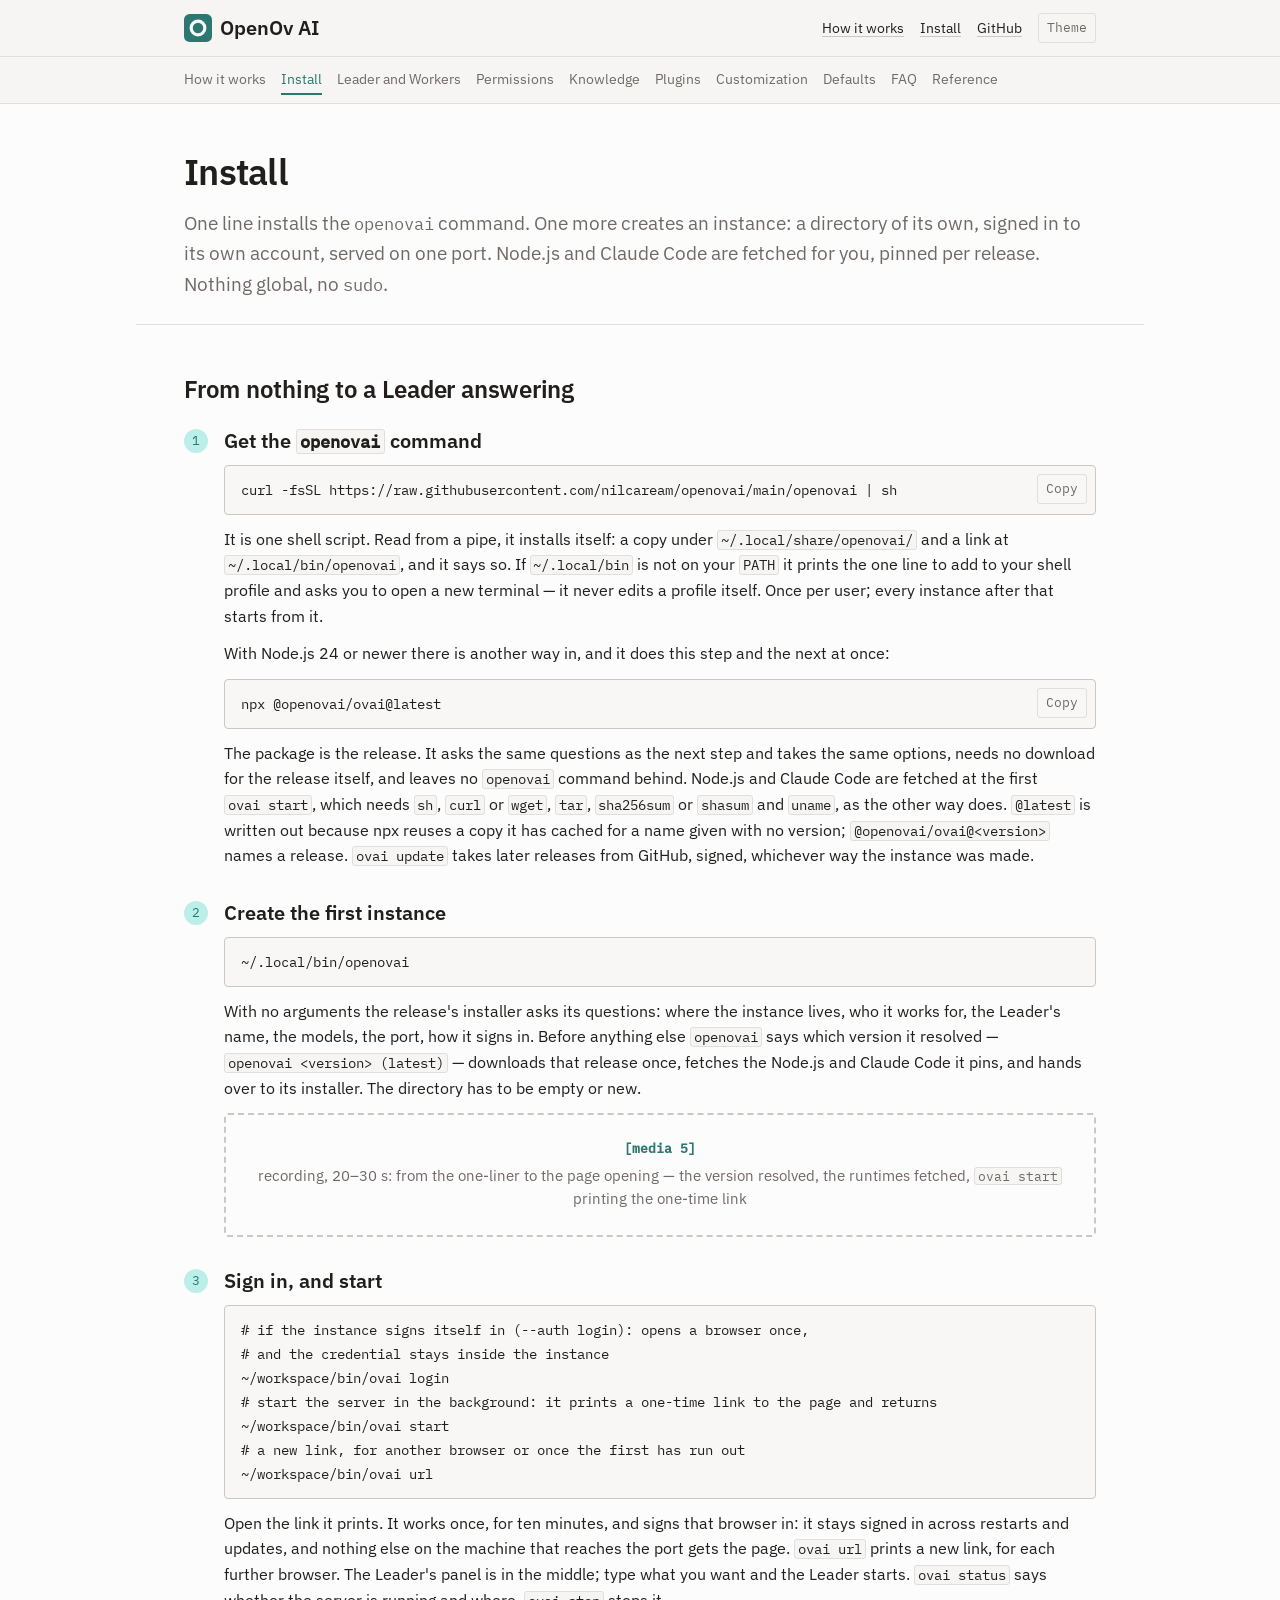
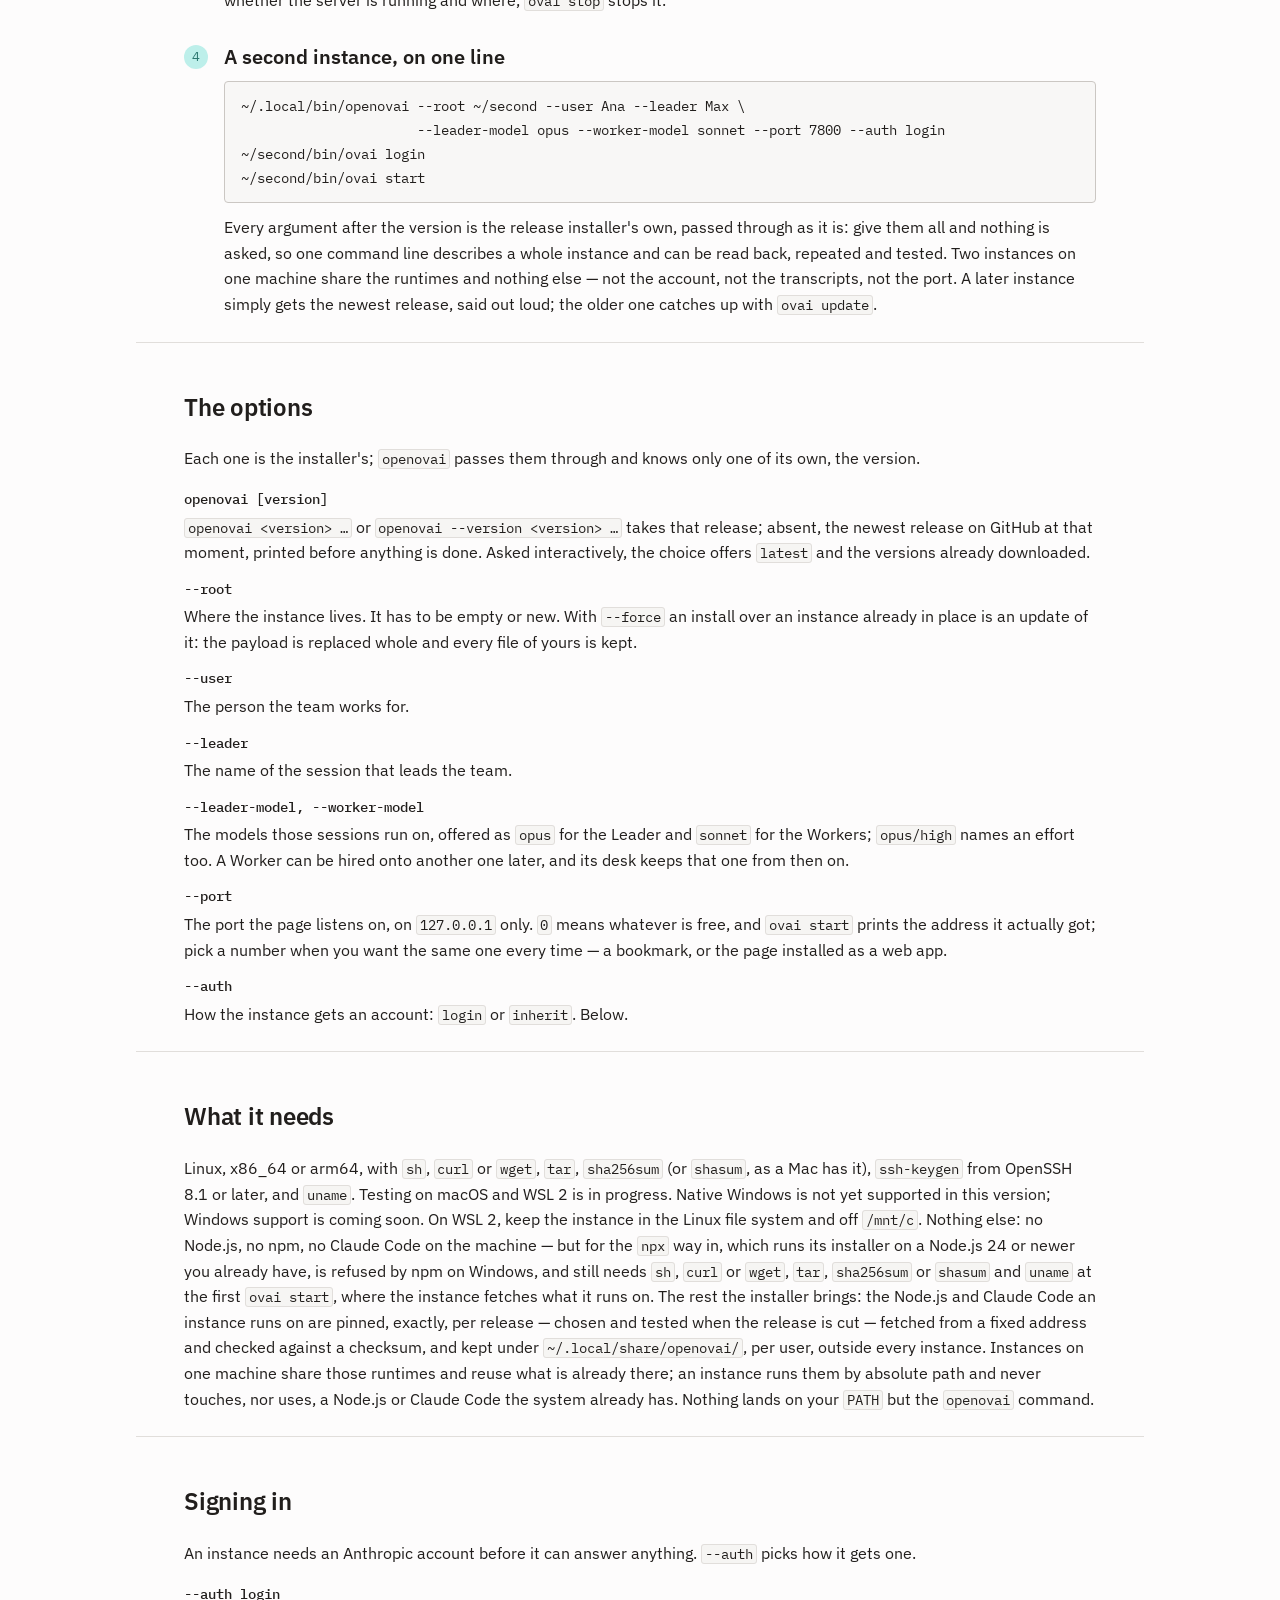
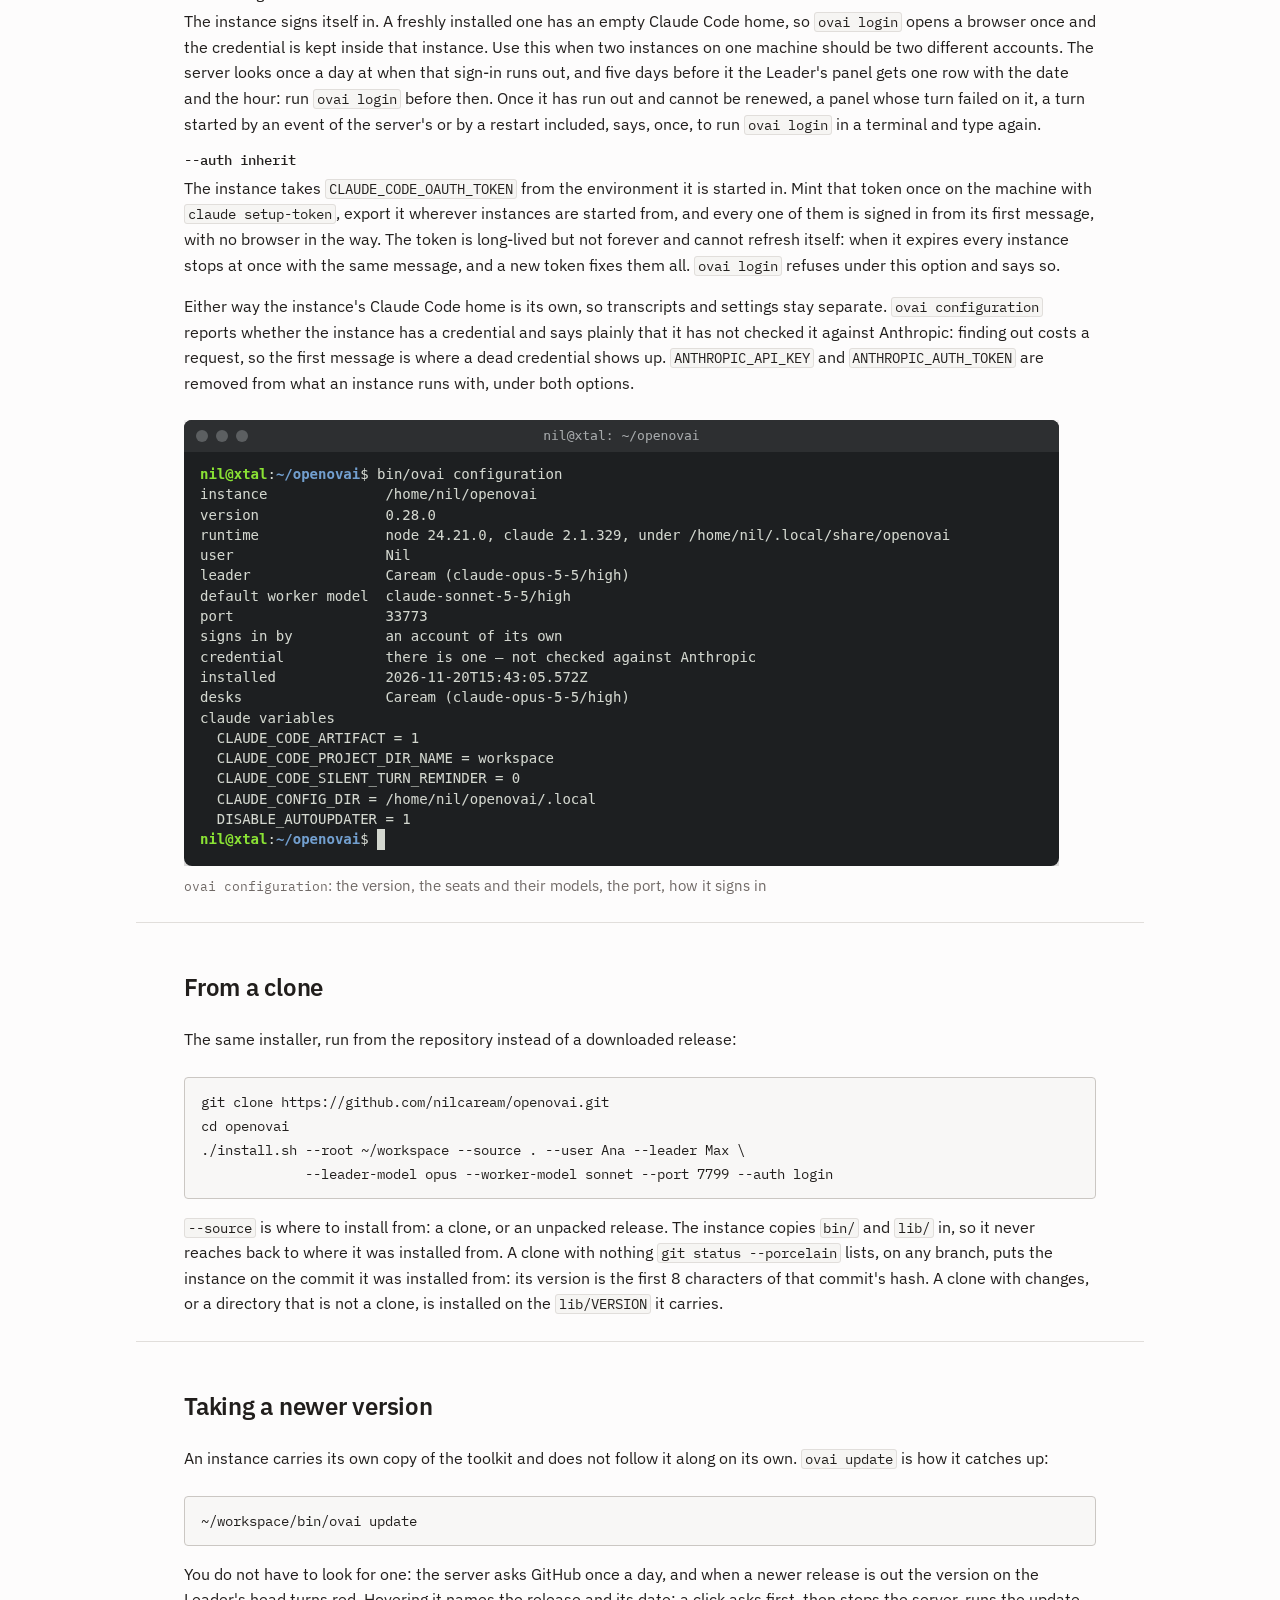
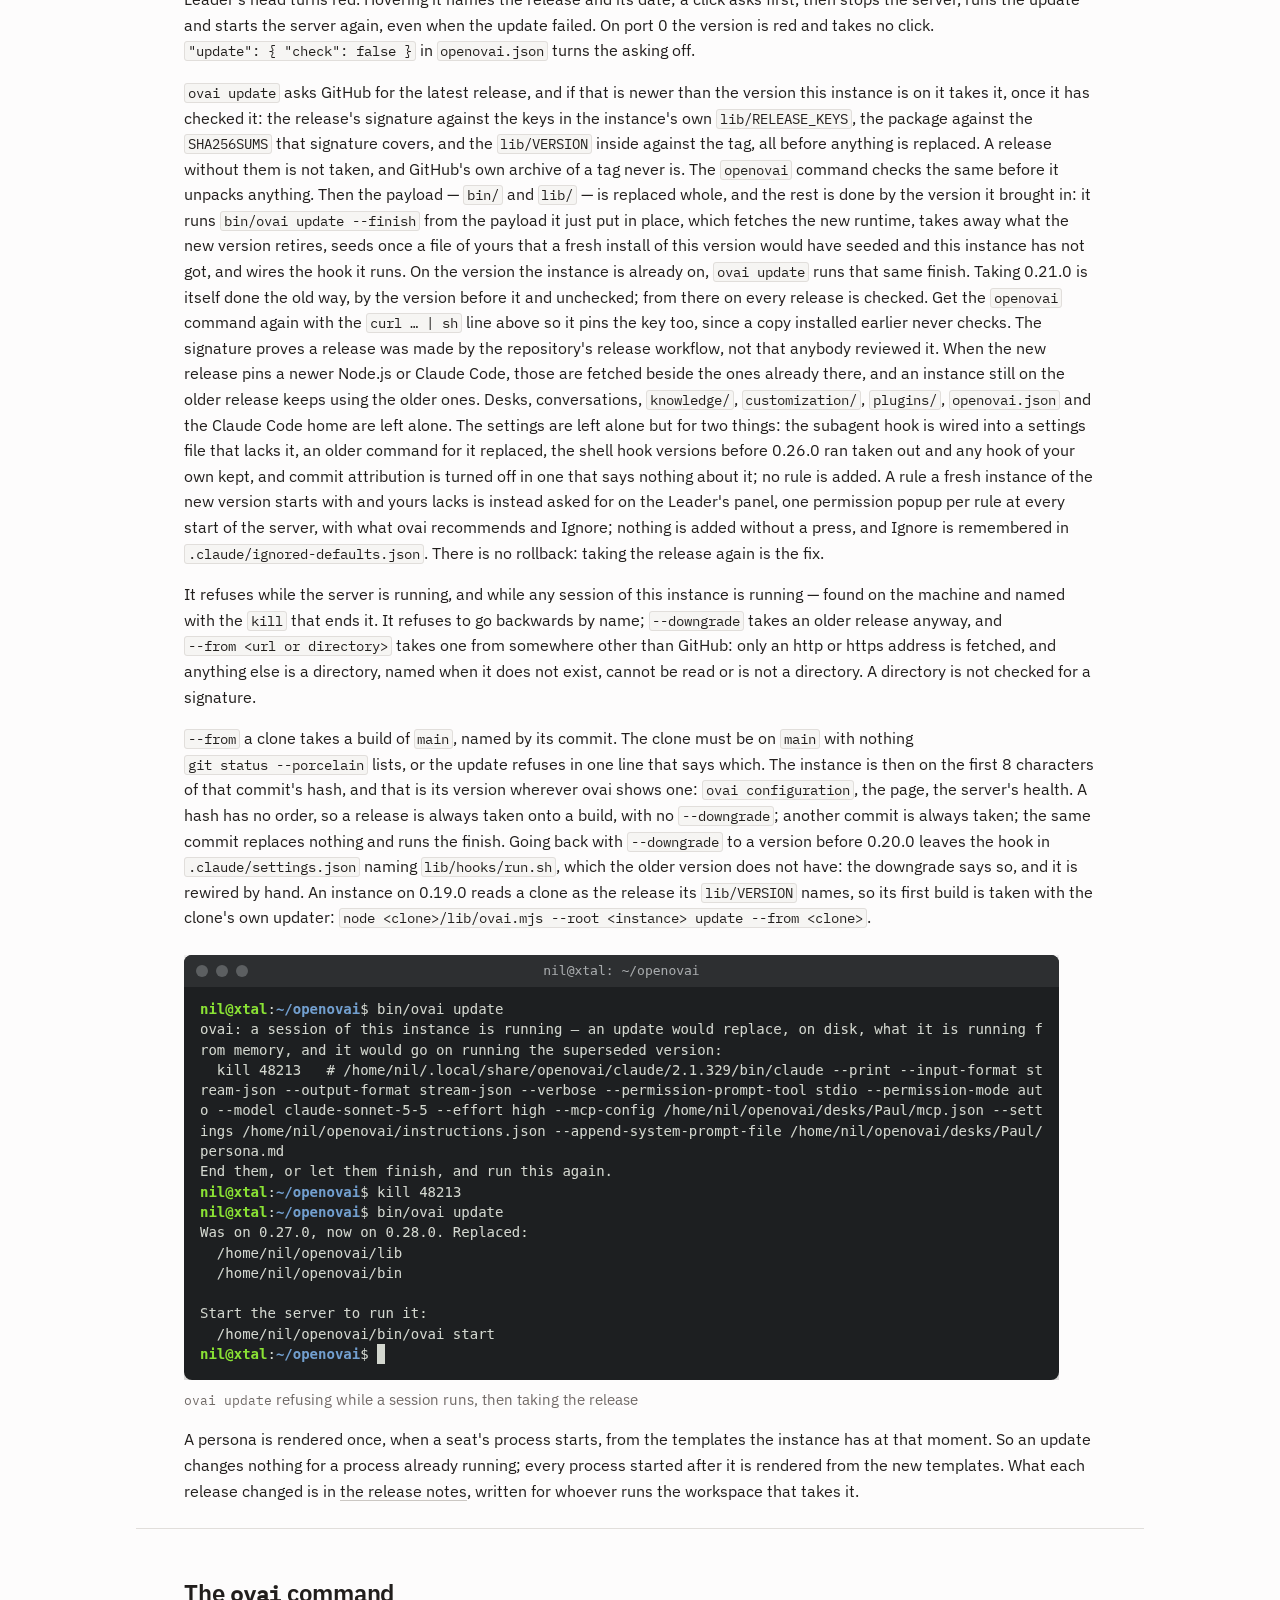
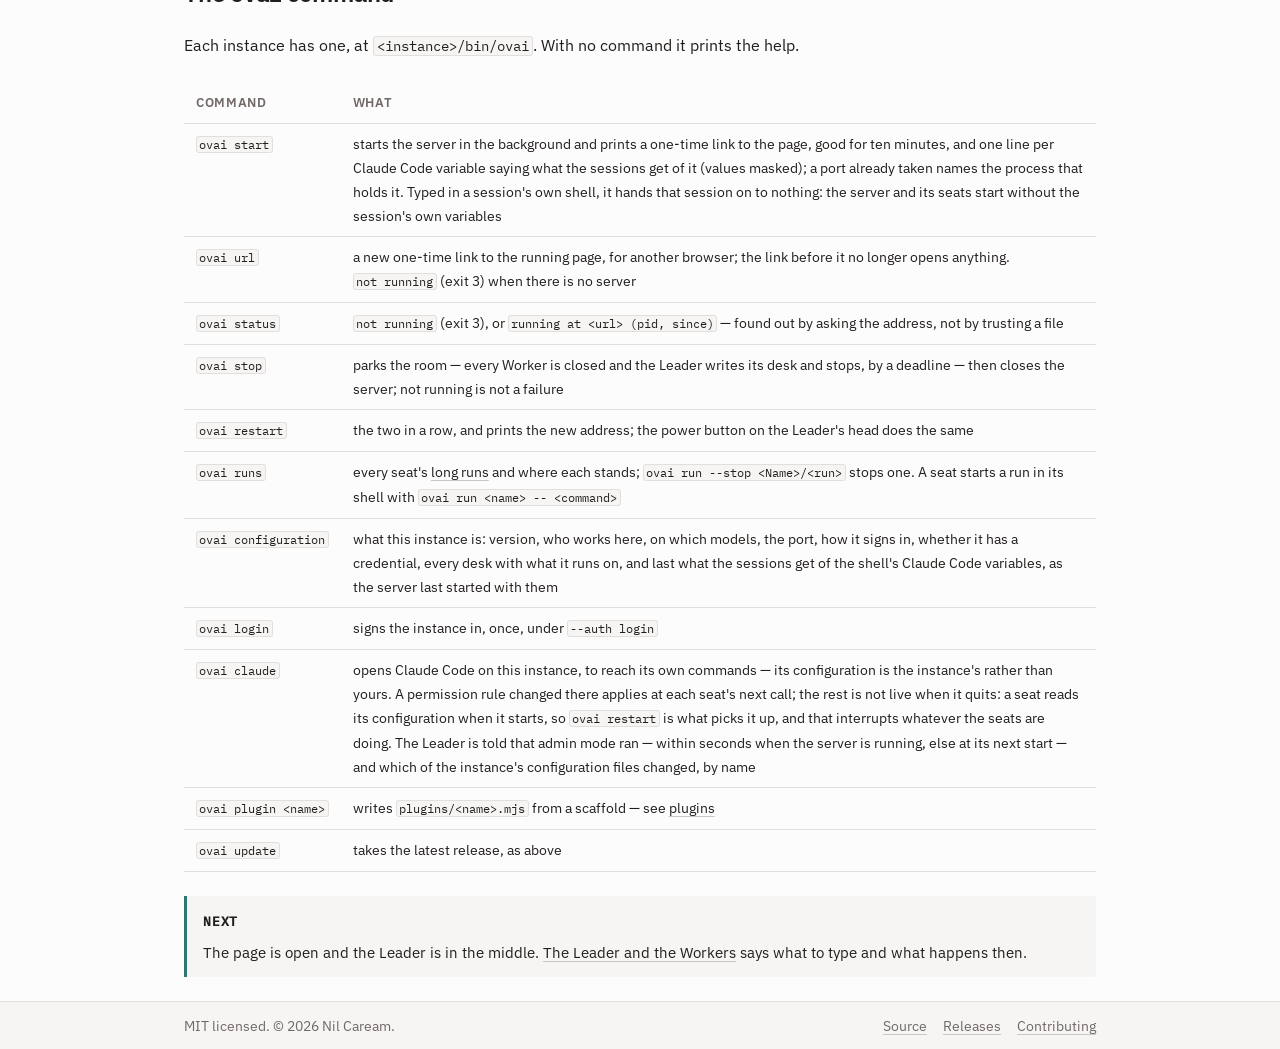
<file: install/index.html>
<!doctype html>
<html lang="en">
<head>
<meta charset="utf-8">
<meta name="viewport" content="width=device-width, initial-scale=1">
<title>Install — OpenOv AI</title>
<meta name="description" content="From nothing to a Leader answering: one line installs the openovai command, one more creates an instance. Node.js and Claude Code are fetched for you, pinned per release.">
<link rel="canonical" href="https://openov.ai/install/">
<meta property="og:type" content="website">
<meta property="og:url" content="https://openov.ai/install/">
<meta property="og:title" content="Install — OpenOv AI">
<meta property="og:description" content="One line installs the openovai command, one more creates an instance. Sign in, start, update.">
<link rel="icon" href="/favicon.svg" type="image/svg+xml">
<!-- Fonts are served from this site. The page makes no third-party request of any kind. -->
<link rel="preload" href="/fonts/ibm-plex-sans-latin.woff2" as="font" type="font/woff2" crossorigin>
<link rel="preload" href="/fonts/ibm-plex-mono-400-latin.woff2" as="font" type="font/woff2" crossorigin>
<link rel="stylesheet" href="/style.css">
</head>
<body data-page="install">

<a class="skip" href="#main">Skip to content</a>

<header class="bar">
  <div class="wrap bar-in">
    <a class="mark" href="/"><img src="/favicon.svg" alt="" width="24" height="24">OpenOv AI</a>
    <nav>
      <a href="/how-it-works/">How it works</a>
      <a href="/install/">Install</a>
      <a href="https://github.com/nilcaream/openovai">GitHub</a>
      <button type="button" id="theme" class="ghost" hidden aria-label="Switch colour theme">Theme</button>
    </nav>
  </div>
  <nav class="docs" aria-label="Documentation">
    <div class="wrap docs-in">
      <a href="/how-it-works/">How it works</a>
      <a href="/install/">Install</a>
      <a href="/team/">Leader and Workers</a>
      <a href="/permissions/">Permissions</a>
      <a href="/knowledge/">Knowledge</a>
      <a href="/plugins/">Plugins</a>
      <a href="/customization/">Customization</a>
      <a href="/defaults/">Defaults</a>
      <a href="/faq/">FAQ</a>
      <a href="/reference/">Reference</a>
    </div>
  </nav>
</header>

<main id="main">

  <section class="wrap hero">
    <h1>Install</h1>
    <p class="lead">
      One line installs the <code>openovai</code> command. One more creates an instance: a
      directory of its own, signed in to its own account, served on one port. Node.js and Claude
      Code are fetched for you, pinned per release. Nothing global, no <code>sudo</code>.
    </p>
  </section>

  <section class="wrap prose">
    <h2 id="start">From nothing to a Leader answering</h2>
    <ol class="steps">
      <li>
        <h3>Get the <code>openovai</code> command</h3>
        <div class="term term-copy">
          <button type="button" class="copy ghost" data-copy="install" hidden>Copy</button>
<pre id="install-cmd">curl -fsSL https://raw.githubusercontent.com/nilcaream/openovai/main/openovai | sh</pre>
        </div>
        <p>
          It is one shell script. Read from a pipe, it installs itself: a copy under
          <code>~/.local/share/openovai/</code> and a link at <code>~/.local/bin/openovai</code>,
          and it says so. If <code>~/.local/bin</code> is not on your <code>PATH</code> it prints
          the one line to add to your shell profile and asks you to open a new terminal &mdash; it
          never edits a profile itself. Once per user; every instance after that starts from it.
        </p>
        <p>
          With Node.js 24 or newer there is another way in, and it does this step and the next at
          once:
        </p>
        <div class="term term-copy">
          <button type="button" class="copy ghost" data-copy="npx" hidden>Copy</button>
<pre id="npx-cmd">npx @openovai/ovai@latest</pre>
        </div>
        <p>
          The package is the release. It asks the same questions as the next step and takes the
          same options, needs no download for the release itself, and leaves no
          <code>openovai</code> command behind. Node.js and Claude Code are fetched at the first
          <code>ovai start</code>, which needs <code>sh</code>, <code>curl</code> or
          <code>wget</code>, <code>tar</code>, <code>sha256sum</code> or <code>shasum</code> and
          <code>uname</code>, as the other way does.
          <code>@latest</code> is written out because npx reuses a copy it has cached for a name
          given with no version; <code>@openovai/ovai@&lt;version&gt;</code> names a release.
          <code>ovai update</code> takes later releases from GitHub, signed, whichever way the
          instance was made.
        </p>
      </li>
      <li>
        <h3>Create the first instance</h3>
        <div class="term">
<pre>~/.local/bin/openovai</pre>
        </div>
        <p>
          With no arguments the release's installer asks its questions: where the instance lives,
          who it works for, the Leader's name, the models, the port, how it signs in. Before
          anything else <code>openovai</code> says which version it resolved &mdash; <code>openovai
          &lt;version&gt; (latest)</code> &mdash; downloads that release once, fetches the Node.js and Claude
          Code it pins, and hands over to its installer. The directory has to be empty or new.
        </p>
        <figure class="media">
          <b>[media 5]</b>
          <figcaption>recording, 20&ndash;30&nbsp;s: from the one-liner to the page opening &mdash;
            the version resolved, the runtimes fetched, <code>ovai start</code> printing the one-time link</figcaption>
        </figure>
      </li>
      <li>
        <h3>Sign in, and start</h3>
        <div class="term">
<pre># if the instance signs itself in (--auth login): opens a browser once,
# and the credential stays inside the instance
~/workspace/bin/ovai login
# start the server in the background: it prints a one-time link to the page and returns
~/workspace/bin/ovai start
# a new link, for another browser or once the first has run out
~/workspace/bin/ovai url</pre>
        </div>
        <p>
          Open the link it prints. It works once, for ten minutes, and signs that browser in: it
          stays signed in across restarts and updates, and nothing else on the machine that reaches
          the port gets the page. <code>ovai url</code> prints a new link, for each further browser.
          The Leader's panel is in the middle; type what you want and the Leader starts.
          <code>ovai status</code> says whether the server is running and where,
          <code>ovai stop</code> stops it.
        </p>
      </li>
      <li>
        <h3>A second instance, on one line</h3>
        <div class="term">
<pre>~/.local/bin/openovai --root ~/second --user Ana --leader Max \
                      --leader-model opus --worker-model sonnet --port 7800 --auth login
~/second/bin/ovai login
~/second/bin/ovai start</pre>
        </div>
        <p>
          Every argument after the version is the release installer's own, passed through as it is:
          give them all and nothing is asked, so one command line describes a whole instance and
          can be read back, repeated and tested. Two instances on one machine share the runtimes
          and nothing else &mdash; not the account, not the transcripts, not the port. A later
          instance simply gets the newest release, said out loud; the older one catches up with
          <code>ovai update</code>.
        </p>
      </li>
    </ol>
  </section>

  <section class="wrap prose">
    <h2 id="options">The options</h2>
    <p>Each one is the installer's; <code>openovai</code> passes them through and knows only one
      of its own, the version.</p>
    <dl>
      <dt>openovai [version]</dt>
      <dd><code>openovai &lt;version&gt; &hellip;</code> or <code>openovai --version &lt;version&gt; &hellip;</code>
        takes that release; absent, the newest release on GitHub at that moment, printed before
        anything is done. Asked interactively, the choice offers <code>latest</code> and the
        versions already downloaded.</dd>
      <dt>--root</dt>
      <dd>Where the instance lives. It has to be empty or new. With <code>--force</code> an install
        over an instance already in place is an update of it: the payload is replaced whole and
        every file of yours is kept.</dd>
      <dt>--user</dt>
      <dd>The person the team works for.</dd>
      <dt>--leader</dt>
      <dd>The name of the session that leads the team.</dd>
      <dt>--leader-model, --worker-model</dt>
      <dd>The models those sessions run on, offered as <code>opus</code> for the Leader and
        <code>sonnet</code> for the Workers; <code>opus/high</code> names an effort too. A Worker can
        be hired onto another one later, and its desk keeps that one from then on.</dd>
      <dt>--port</dt>
      <dd>The port the page listens on, on <code>127.0.0.1</code> only. <code>0</code> means
        whatever is free, and <code>ovai start</code> prints the address it actually got; pick a
        number when you want the same one every time &mdash; a bookmark, or the page installed as a
        web app.</dd>
      <dt>--auth</dt>
      <dd>How the instance gets an account: <code>login</code> or <code>inherit</code>. Below.</dd>
    </dl>
  </section>

  <section class="wrap prose">
    <h2 id="needs">What it needs</h2>
    <p>
      Linux, x86_64 or arm64, with <code>sh</code>, <code>curl</code> or <code>wget</code>,
      <code>tar</code>, <code>sha256sum</code> (or <code>shasum</code>, as a Mac has it),
      <code>ssh-keygen</code> from OpenSSH 8.1 or later, and <code>uname</code>. Testing on macOS
      and WSL 2 is in progress. Native Windows is not yet supported in this version; Windows support
      is coming soon. On WSL 2, keep the instance in the Linux file system and off <code>/mnt/c</code>. Nothing else: no Node.js, no npm, no Claude Code on the machine &mdash;
      but for the <code>npx</code> way in, which runs its installer on a Node.js 24 or newer you
      already have, is refused by npm on Windows, and still needs <code>sh</code>,
      <code>curl</code> or <code>wget</code>, <code>tar</code>, <code>sha256sum</code> or
      <code>shasum</code> and <code>uname</code> at the first <code>ovai start</code>, where the
      instance fetches what it runs on. The rest the installer brings: the Node.js and Claude Code
      an instance runs on are pinned, exactly, per release &mdash; chosen and tested when the release is cut
      &mdash; fetched from a fixed address and checked against a checksum, and kept under
      <code>~/.local/share/openovai/</code>, per user, outside every instance. Instances on one
      machine share those runtimes and reuse what is already there; an instance runs them by
      absolute path and never touches, nor uses, a Node.js or Claude Code the system already has.
      Nothing lands on your <code>PATH</code> but the <code>openovai</code> command.
    </p>
  </section>

  <section class="wrap prose">
    <h2 id="signing-in">Signing in</h2>
    <p>An instance needs an Anthropic account before it can answer anything. <code>--auth</code>
      picks how it gets one.</p>
    <dl>
      <dt>--auth login</dt>
      <dd>The instance signs itself in. A freshly installed one has an empty Claude Code home, so
        <code>ovai login</code> opens a browser once and the credential is kept inside that
        instance. Use this when two instances on one machine should be two different accounts.
        The server looks once a day at when that sign-in runs out, and five days before it the
        Leader's panel gets one row with the date and the hour: run <code>ovai login</code> before
        then. Once it has run out and cannot be renewed, a panel whose turn failed on it, a turn
        started by an event of the server's or by a restart included, says, once,
        to run <code>ovai login</code> in a terminal and type again.</dd>
      <dt>--auth inherit</dt>
      <dd>The instance takes <code>CLAUDE_CODE_OAUTH_TOKEN</code> from the environment it is started
        in. Mint that token once on the machine with <code>claude setup-token</code>, export it
        wherever instances are started from, and every one of them is signed in from its first
        message, with no browser in the way. The token is long-lived but not forever and cannot
        refresh itself: when it expires every instance stops at once with the same message, and a
        new token fixes them all. <code>ovai login</code> refuses under this option and says so.</dd>
    </dl>
    <p>
      Either way the instance's Claude Code home is its own, so transcripts and settings stay
      separate. <code>ovai configuration</code> reports whether the instance has a credential and
      says plainly that it has not checked it against Anthropic: finding out costs a request, so
      the first message is where a dead credential shows up. <code>ANTHROPIC_API_KEY</code> and
      <code>ANTHROPIC_AUTH_TOKEN</code> are removed from what an instance runs with, under both
      options.
    </p>
    <figure class="shot">
      <a href="/media/media-6.png"><img src="/media/media-6.png" width="875" height="446" alt=""></a>
      <figcaption><code>ovai configuration</code>: the version, the seats and their models, the port, how it signs in</figcaption>
    </figure>
  </section>

  <section class="wrap prose">
    <h2 id="clone">From a clone</h2>
    <p>The same installer, run from the repository instead of a downloaded release:</p>
    <div class="term">
<pre>git clone https://github.com/nilcaream/openovai.git
cd openovai
./install.sh --root ~/workspace --source . --user Ana --leader Max \
             --leader-model opus --worker-model sonnet --port 7799 --auth login</pre>
    </div>
    <p>
      <code>--source</code> is where to install from: a clone, or an unpacked release. The instance
      copies <code>bin/</code> and <code>lib/</code> in, so it never reaches back to where it was
      installed from. A clone with nothing <code>git status --porcelain</code> lists, on any branch,
      puts the instance on the commit it was installed from: its version is the first 8 characters
      of that commit's hash. A clone with changes, or a directory that is not a clone, is installed
      on the <code>lib/VERSION</code> it carries.
    </p>
  </section>

  <section class="wrap prose">
    <h2 id="update">Taking a newer version</h2>
    <p>
      An instance carries its own copy of the toolkit and does not follow it along on its own. <code>ovai update</code> is how it catches up:
    </p>
    <div class="term">
<pre>~/workspace/bin/ovai update</pre>
    </div>
    <p>
      You do not have to look for one: the server asks GitHub once a day, and when a newer release
      is out the version on the Leader's head turns red. Hovering it names the release and its
      date; a click asks first, then stops the server, runs the update and starts the server
      again, even when the update failed. On port 0 the version is red and takes no click.
      <code>"update": { "check": false }</code> in <code>openovai.json</code> turns the asking off.
    </p>
    <p>
      <code>ovai update</code> asks GitHub for the latest release, and if that is newer than the version this instance is
      on it takes it, once it has checked it: the release's signature against the keys in the
      instance's own <code>lib/RELEASE_KEYS</code>, the package against the <code>SHA256SUMS</code>
      that signature covers, and the <code>lib/VERSION</code> inside against the tag, all before
      anything is replaced. A release without them is not taken, and GitHub's own archive of a tag
      never is. The <code>openovai</code> command checks the same before it unpacks anything. Then
      the payload &mdash; <code>bin/</code> and <code>lib/</code> &mdash; is
      replaced whole, and the rest is done by the version it brought in: it runs <code>bin/ovai
      update --finish</code> from the payload it just put in place, which fetches the new runtime,
      takes away what the new version retires, seeds once a file of yours that a fresh install of
      this version would have seeded and this instance has not got, and wires the hook it runs. On the
      version the instance is already on, <code>ovai update</code> runs that same finish. Taking
      0.21.0 is itself done the old way, by the version before it and unchecked; from there on every
      release is checked. Get the <code>openovai</code> command again with the <code>curl &hellip; |
      sh</code> line above so it pins the key too, since a copy installed earlier never checks. The
      signature proves a release was made by the repository's release workflow, not that anybody
      reviewed it. When the new release pins a newer Node.js or Claude Code, those are
      fetched beside the ones already there, and an instance still on the older release keeps using
      the older ones. Desks, conversations, <code>knowledge/</code>, <code>customization/</code>,
      <code>plugins/</code>, <code>openovai.json</code> and the Claude Code home are left alone. The
      settings are left alone but for two things: the subagent hook is wired into a settings file
      that lacks it, an older command for it replaced, the shell hook versions before 0.26.0 ran
      taken out and any hook of your own kept, and commit
      attribution is turned off in one that says nothing about it; no rule is added. A rule a fresh
      instance of the new version starts with and yours lacks is instead asked for on the Leader's
      panel, one permission popup per rule at every start of the server, with what ovai recommends
      and Ignore; nothing is added without a press, and Ignore is remembered in
      <code>.claude/ignored-defaults.json</code>. There is no rollback: taking the release again is
      the fix.
    </p>
    <p>
      It refuses while the server is running, and while any session of this instance is running
      &mdash; found on the machine and named with the <code>kill</code> that ends it. It refuses to
      go backwards by name; <code>--downgrade</code> takes an older release anyway, and
      <code>--from &lt;url or directory&gt;</code> takes one from somewhere other than GitHub:
      only an http or https address is fetched, and anything else is a directory, named when it does
      not exist, cannot be read or is not a directory. A directory is not checked for a signature.
    </p>
    <p>
      <code>--from</code> a clone takes a build of <code>main</code>, named by its commit. The clone
      must be on <code>main</code> with nothing <code>git status --porcelain</code> lists, or the
      update refuses in one line that says which. The instance is then on the first 8 characters of
      that commit's hash, and that is its version wherever ovai shows one: <code>ovai
      configuration</code>, the page, the server's health. A hash has no order, so a release is
      always taken onto a build, with no <code>--downgrade</code>; another commit is always taken;
      the same commit replaces nothing and runs the finish. Going back with <code>--downgrade</code>
      to a version before 0.20.0 leaves the hook in <code>.claude/settings.json</code> naming
      <code>lib/hooks/run.sh</code>, which the older version does not have: the downgrade says so,
      and it is rewired by hand. An instance on 0.19.0 reads a clone as the release its
      <code>lib/VERSION</code> names, so its first build is taken with the clone's own updater:
      <code>node &lt;clone&gt;/lib/ovai.mjs --root &lt;instance&gt; update --from
      &lt;clone&gt;</code>.
    </p>
    <figure class="shot">
      <a href="/media/media-7.png"><img src="/media/media-7.png" width="875" height="425" alt=""></a>
      <figcaption><code>ovai update</code> refusing while a session runs, then taking the release</figcaption>
    </figure>
    <p>
      A persona is rendered once, when a seat's process starts, from the templates the instance
      has at that moment. So an update changes nothing for a process already running; every
      process started after it is rendered from the new templates. What each release changed is in
      <a href="https://github.com/nilcaream/openovai/blob/main/NOTES.md">the release notes</a>,
      written for whoever runs the workspace that takes it.
    </p>
  </section>

  <section class="wrap prose">
    <h2 id="ovai">The <code>ovai</code> command</h2>
    <p>Each instance has one, at <code>&lt;instance&gt;/bin/ovai</code>. With no command it prints the
      help.</p>
    <div class="table">
      <table>
        <thead><tr><th>command</th><th>what</th></tr></thead>
        <tbody>
          <tr><td><code>ovai start</code></td><td>starts the server in the background and prints a one-time link to the page, good for ten minutes, and one line per Claude Code variable saying what the sessions get of it (values masked); a port already taken names the process that holds it. Typed in a session's own shell, it hands that session on to nothing: the server and its seats start without the session's own variables</td></tr>
          <tr><td><code>ovai url</code></td><td>a new one-time link to the running page, for another browser; the link before it no longer opens anything. <code>not running</code> (exit 3) when there is no server</td></tr>
          <tr><td><code>ovai status</code></td><td><code>not running</code> (exit 3), or <code>running at &lt;url&gt; (pid, since)</code> &mdash; found out by asking the address, not by trusting a file</td></tr>
          <tr><td><code>ovai stop</code></td><td>parks the room &mdash; every Worker is closed and the Leader writes its desk and stops, by a deadline &mdash; then closes the server; not running is not a failure</td></tr>
          <tr><td><code>ovai restart</code></td><td>the two in a row, and prints the new address; the power button on the Leader's head does the same</td></tr>
          <tr><td><code>ovai runs</code></td><td>every seat's <a href="/team/#runs">long runs</a> and where each stands; <code>ovai run --stop &lt;Name&gt;/&lt;run&gt;</code> stops one. A seat starts a run in its shell with <code>ovai run &lt;name&gt; -- &lt;command&gt;</code></td></tr>
          <tr><td><code>ovai configuration</code></td><td>what this instance is: version, who works here, on which models, the port, how it signs in, whether it has a credential, every desk with what it runs on, and last what the sessions get of the shell's Claude Code variables, as the server last started with them</td></tr>
          <tr><td><code>ovai login</code></td><td>signs the instance in, once, under <code>--auth login</code></td></tr>
          <tr><td><code>ovai claude</code></td><td>opens Claude Code on this instance, to reach its own commands &mdash; its configuration is the instance's rather than yours. A permission rule changed there applies at each seat's next call; the rest is not live when it quits: a seat reads its configuration when it starts, so <code>ovai restart</code> is what picks it up, and that interrupts whatever the seats are doing. The Leader is told that admin mode ran &mdash; within seconds when the server is running, else at its next start &mdash; and which of the instance's configuration files changed, by name</td></tr>
          <tr><td><code>ovai plugin &lt;name&gt;</code></td><td>writes <code>plugins/&lt;name&gt;.mjs</code> from a scaffold &mdash; see <a href="/plugins/">plugins</a></td></tr>
          <tr><td><code>ovai update</code></td><td>takes the latest release, as above</td></tr>
        </tbody>
      </table>
    </div>
    <div class="callout">
      <b>Next</b>
      <p>The page is open and the Leader is in the middle. <a href="/team/">The Leader and the
        Workers</a> says what to type and what happens then.</p>
    </div>
  </section>

</main>

<footer class="bar bar-foot">
  <div class="wrap bar-in">
    <span>MIT licensed. &copy; 2026 Nil Caream.</span>
    <nav>
      <a href="https://github.com/nilcaream/openovai">Source</a>
      <a href="https://github.com/nilcaream/openovai/blob/main/NOTES.md">Releases</a>
      <a href="https://github.com/nilcaream/openovai/blob/main/CONTRIBUTING.md">Contributing</a>
    </nav>
  </div>
</footer>

<script>
// Everything below is an enhancement. With JavaScript off the page is complete:
// the theme follows prefers-color-scheme and the install command is selectable text.
(function () {
  "use strict";

  var root = document.documentElement;
  var toggle = document.getElementById("theme");

  try {
    var saved = localStorage.getItem("theme");
    if (saved === "dark" || saved === "light") root.setAttribute("data-theme", saved);
  } catch (e) { /* private mode, blocked storage: the media query still decides */ }

  if (toggle) {
    toggle.hidden = false;
    toggle.addEventListener("click", function () {
      var dark = getComputedStyle(root).getPropertyValue("--is-dark").trim() === "1";
      var next = dark ? "light" : "dark";
      root.setAttribute("data-theme", next);
      try { localStorage.setItem("theme", next); } catch (e) { /* nothing to do */ }
    });
  }

  document.querySelectorAll("[data-copy]").forEach(function (button) {
    var pre = document.getElementById(button.getAttribute("data-copy") + "-cmd");
    if (!pre || !navigator.clipboard) return;
    button.hidden = false;
    button.addEventListener("click", function () {
      navigator.clipboard.writeText(pre.textContent).then(function () {
        var was = button.textContent;
        button.textContent = "Copied";
        setTimeout(function () { button.textContent = was; }, 1200);
      });
    });
  });
})();
</script>

</body>
</html>
</file>
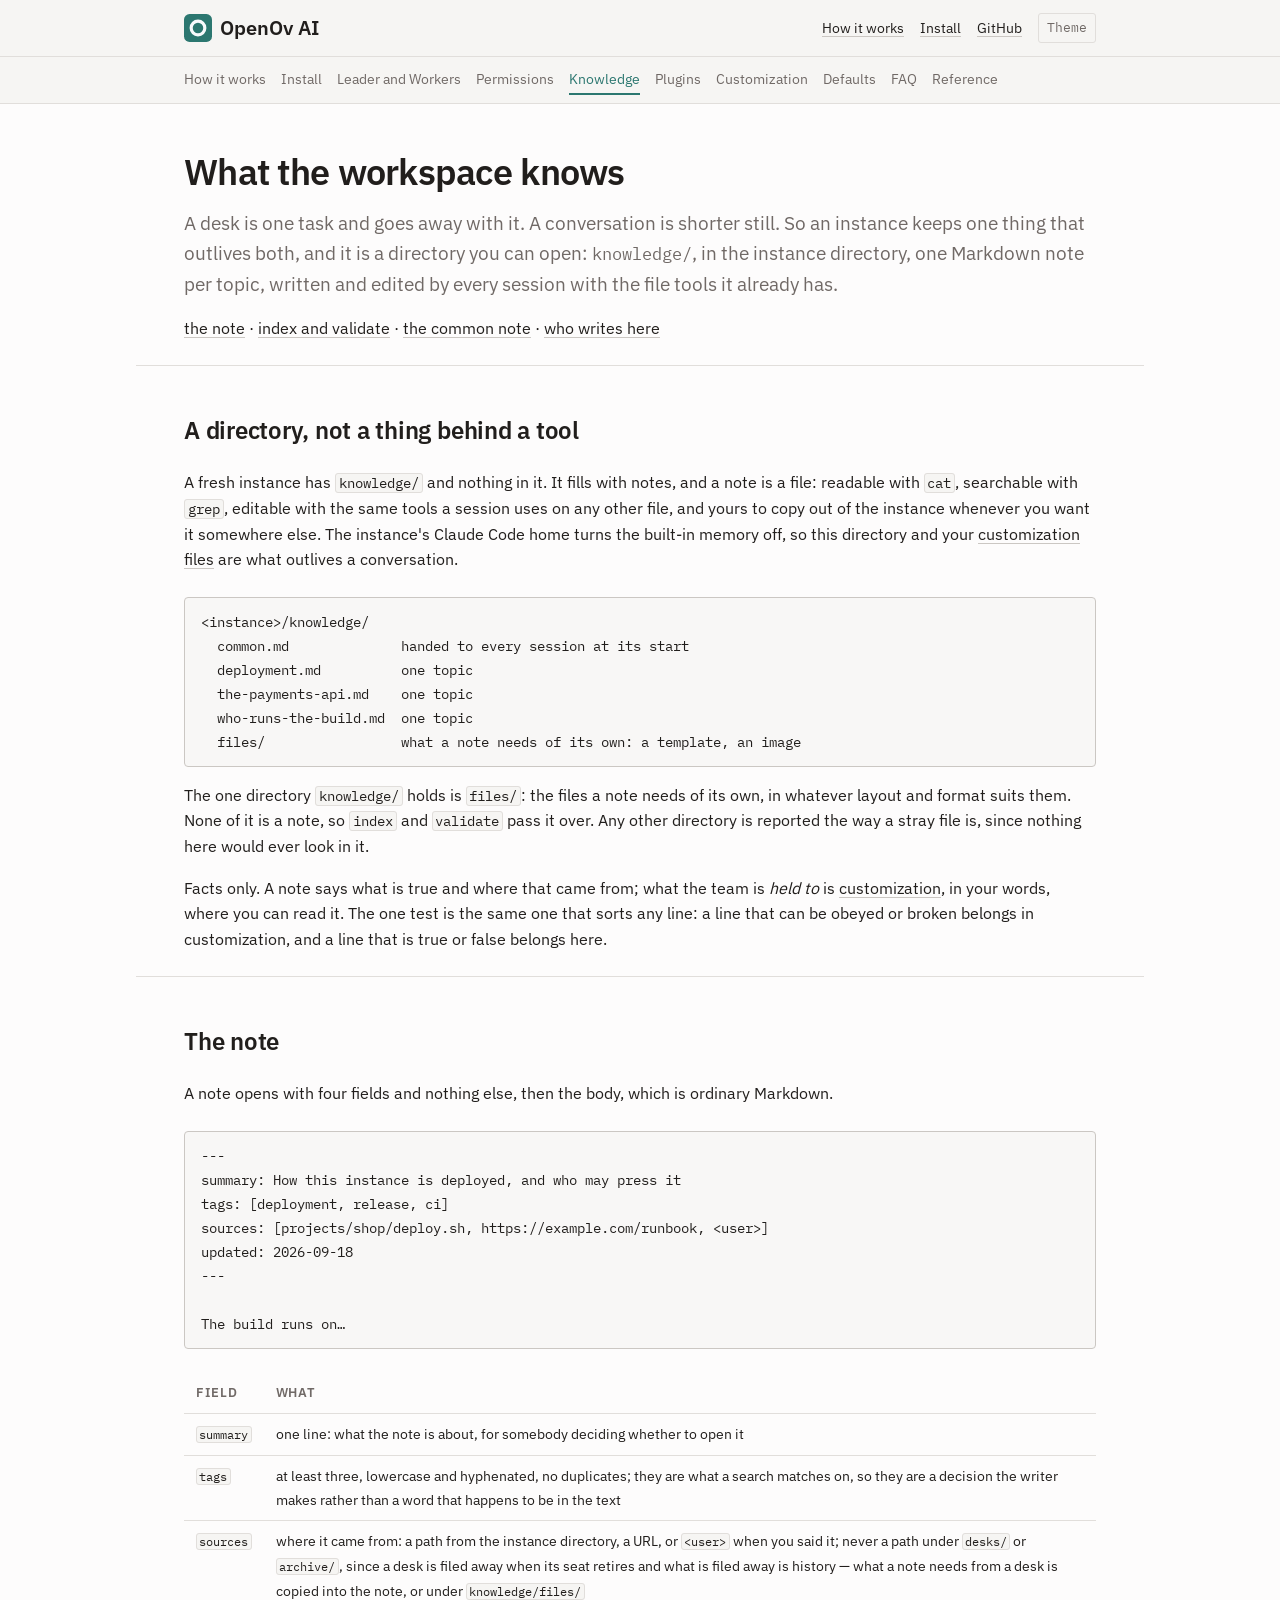
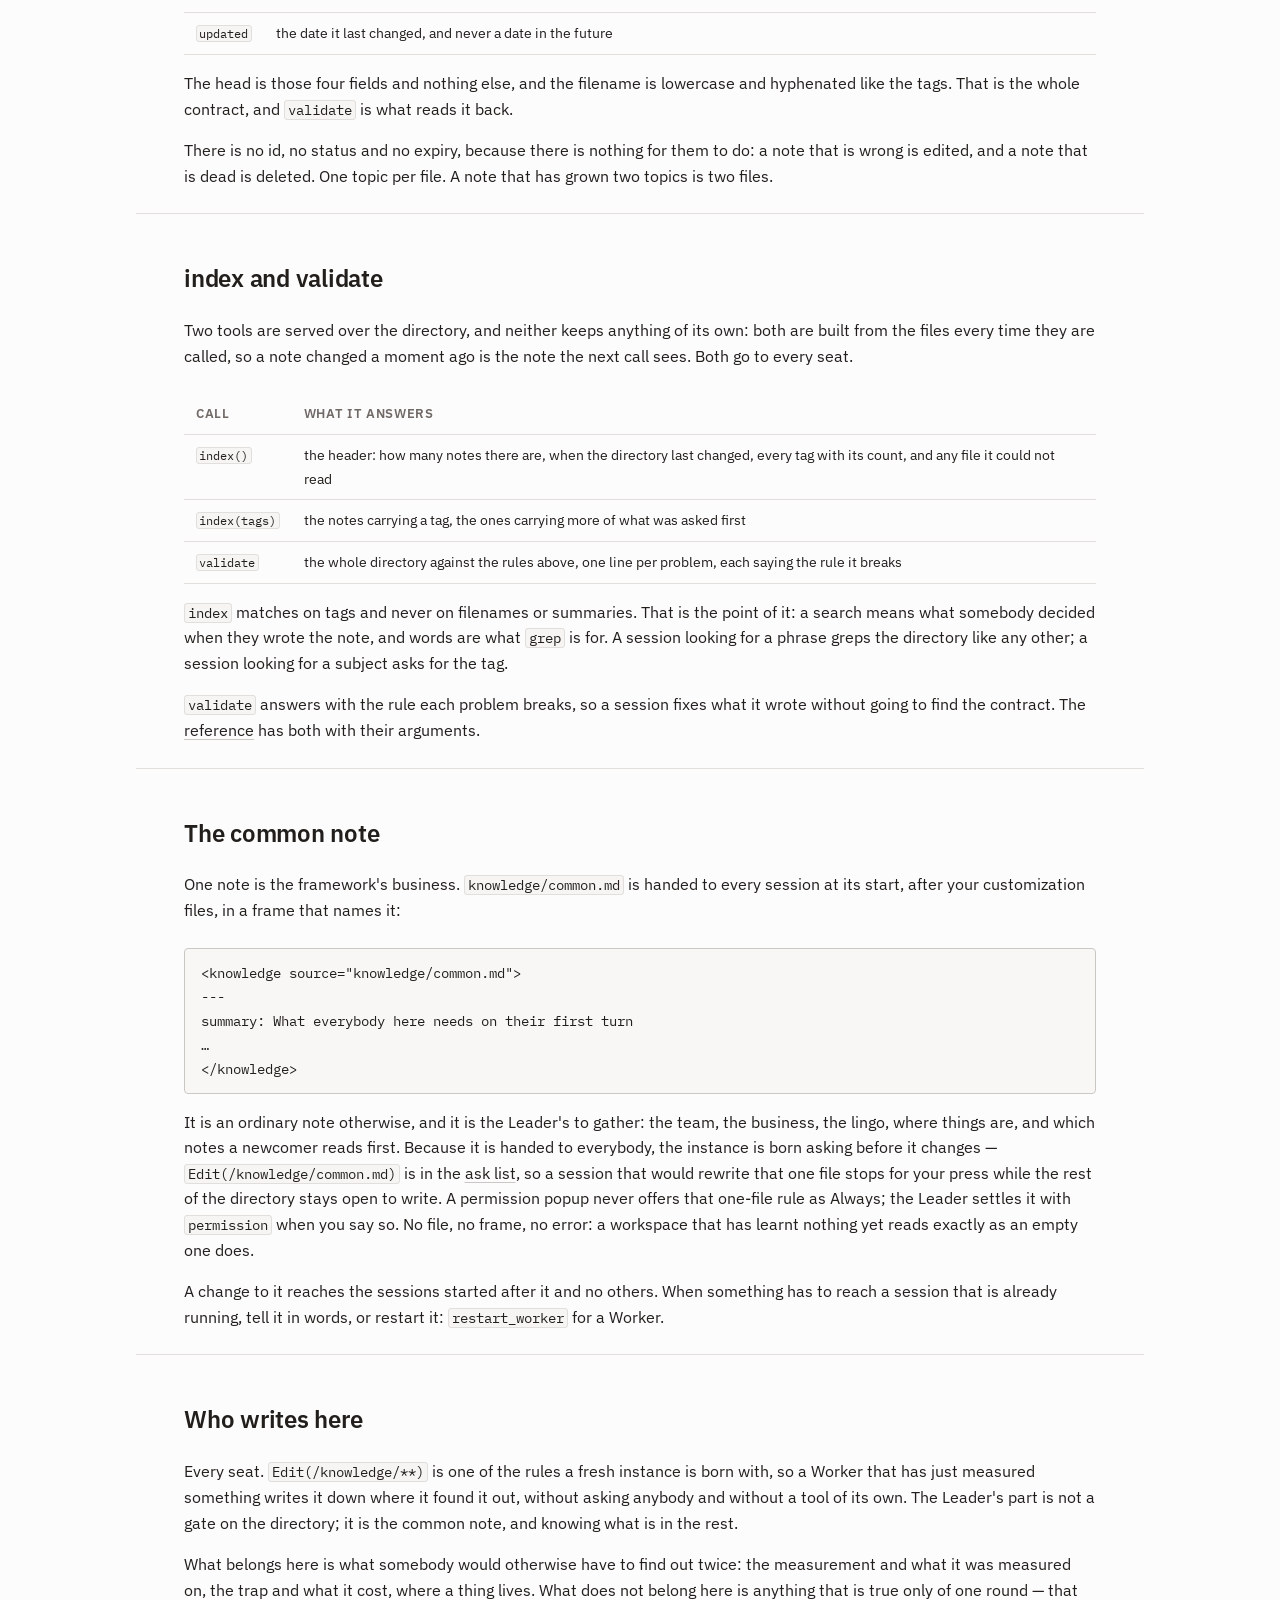
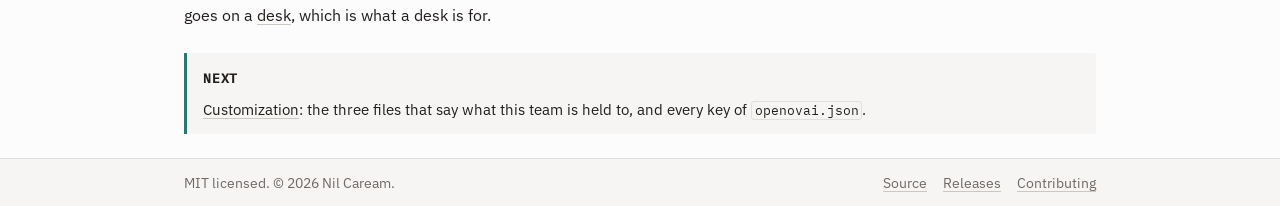
<file: knowledge/index.html>
<!doctype html>
<html lang="en">
<head>
<meta charset="utf-8">
<meta name="viewport" content="width=device-width, initial-scale=1">
<title>What the workspace knows — OpenOv AI</title>
<meta name="description" content="knowledge/ is a directory of Markdown notes, one topic per file, written and edited by every session with the file tools it already has. The four fields a note opens with, the two tools that read the directory, and the one note every session is given at its start.">
<link rel="canonical" href="https://openov.ai/knowledge/">
<meta property="og:type" content="website">
<meta property="og:url" content="https://openov.ai/knowledge/">
<meta property="og:title" content="What the workspace knows — OpenOv AI">
<meta property="og:description" content="A directory of notes, not a thing behind a tool: the note format, index and validate, and the common note every session starts with.">
<link rel="icon" href="/favicon.svg" type="image/svg+xml">
<!-- Fonts are served from this site. The page makes no third-party request of any kind. -->
<link rel="preload" href="/fonts/ibm-plex-sans-latin.woff2" as="font" type="font/woff2" crossorigin>
<link rel="preload" href="/fonts/ibm-plex-mono-400-latin.woff2" as="font" type="font/woff2" crossorigin>
<link rel="stylesheet" href="/style.css">
</head>
<body data-page="knowledge">

<a class="skip" href="#main">Skip to content</a>

<header class="bar">
  <div class="wrap bar-in">
    <a class="mark" href="/"><img src="/favicon.svg" alt="" width="24" height="24">OpenOv AI</a>
    <nav>
      <a href="/how-it-works/">How it works</a>
      <a href="/install/">Install</a>
      <a href="https://github.com/nilcaream/openovai">GitHub</a>
      <button type="button" id="theme" class="ghost" hidden aria-label="Switch colour theme">Theme</button>
    </nav>
  </div>
  <nav class="docs" aria-label="Documentation">
    <div class="wrap docs-in">
      <a href="/how-it-works/">How it works</a>
      <a href="/install/">Install</a>
      <a href="/team/">Leader and Workers</a>
      <a href="/permissions/">Permissions</a>
      <a href="/knowledge/">Knowledge</a>
      <a href="/plugins/">Plugins</a>
      <a href="/customization/">Customization</a>
      <a href="/defaults/">Defaults</a>
      <a href="/faq/">FAQ</a>
      <a href="/reference/">Reference</a>
    </div>
  </nav>
</header>

<main id="main">

  <section class="wrap hero">
    <h1>What the workspace knows</h1>
    <p class="lead">
      A desk is one task and goes away with it. A conversation is shorter still. So an instance
      keeps one thing that outlives both, and it is a directory you can open:
      <code>knowledge/</code>, in the instance directory, one Markdown note per topic, written and
      edited by every session with the file tools it already has.
    </p>
    <p>
      <a href="#note">the note</a> &middot; <a href="#tools">index and validate</a> &middot;
      <a href="#common">the common note</a> &middot; <a href="#writing">who writes here</a>
    </p>
  </section>

  <section class="wrap prose">
    <h2 id="directory">A directory, not a thing behind a tool</h2>
    <p>
      A fresh instance has <code>knowledge/</code> and nothing in it. It fills with notes, and a note
      is a file: readable with <code>cat</code>, searchable with <code>grep</code>, editable with the
      same tools a session uses on any other file, and yours to copy out of the instance whenever you
      want it somewhere else. The instance's Claude Code home turns the built-in memory off, so this
      directory and your <a href="/customization/">customization files</a> are what outlives a
      conversation.
    </p>
    <figure class="term">
<pre>&lt;instance&gt;/knowledge/
  common.md              handed to every session at its start
  deployment.md          one topic
  the-payments-api.md    one topic
  who-runs-the-build.md  one topic
  files/                 what a note needs of its own: a template, an image</pre>
    </figure>
    <p>
      The one directory <code>knowledge/</code> holds is <code>files/</code>: the files a note needs
      of its own, in whatever layout and format suits them. None of it is a note, so
      <code>index</code> and <code>validate</code> pass it over. Any other directory is reported
      the way a stray file is, since nothing here would ever look in it.
    </p>
    <p>
      Facts only. A note says what is true and where that came from; what the team is
      <em>held to</em> is <a href="/customization/">customization</a>, in your words, where you can
      read it. The one test is the same one that sorts any line: a line that can be obeyed or broken
      belongs in customization, and a line that is true or false belongs here.
    </p>
  </section>

  <section class="wrap prose">
    <h2 id="note">The note</h2>
    <p>
      A note opens with four fields and nothing else, then the body, which is ordinary Markdown.
    </p>
    <figure class="term">
<pre>---
summary: How this instance is deployed, and who may press it
tags: [deployment, release, ci]
sources: [projects/shop/deploy.sh, https://example.com/runbook, &lt;user&gt;]
updated: 2026-09-18
---

The build runs on&hellip;</pre>
    </figure>
    <div class="table">
      <table>
        <thead><tr><th>field</th><th>what</th></tr></thead>
        <tbody>
          <tr><td><code>summary</code></td><td>one line: what the note is about, for somebody deciding whether to open it</td></tr>
          <tr><td><code>tags</code></td><td>at least three, lowercase and hyphenated, no duplicates; they are what a search matches on, so they are a decision the writer makes rather than a word that happens to be in the text</td></tr>
          <tr><td><code>sources</code></td><td>where it came from: a path from the instance directory, a URL, or <code>&lt;user&gt;</code> when you said it; never a path under <code>desks/</code> or <code>archive/</code>, since a desk is filed away when its seat retires and what is filed away is history &mdash; what a note needs from a desk is copied into the note, or under <code>knowledge/files/</code></td></tr>
          <tr><td><code>updated</code></td><td>the date it last changed, and never a date in the future</td></tr>
        </tbody>
      </table>
    </div>
    <p>
      The head is those four fields and nothing else, and the filename is lowercase and hyphenated
      like the tags. That is the whole contract, and <code>validate</code> is what reads it back.
    </p>
    <p>
      There is no id, no status and no expiry, because there is nothing for them to do: a note that
      is wrong is edited, and a note that is dead is deleted. One topic per file. A note that has
      grown two topics is two files.
    </p>
  </section>

  <section class="wrap prose">
    <h2 id="tools">index and validate</h2>
    <p>
      Two tools are served over the directory, and neither keeps anything of its own: both are built
      from the files every time they are called, so a note changed a moment ago is the note the next
      call sees. Both go to every seat.
    </p>
    <div class="table">
      <table>
        <thead><tr><th>call</th><th>what it answers</th></tr></thead>
        <tbody>
          <tr><td><code>index()</code></td><td>the header: how many notes there are, when the directory last changed, every tag with its count, and any file it could not read</td></tr>
          <tr><td><code>index(tags)</code></td><td>the notes carrying a tag, the ones carrying more of what was asked first</td></tr>
          <tr><td><code>validate</code></td><td>the whole directory against the rules above, one line per problem, each saying the rule it breaks</td></tr>
        </tbody>
      </table>
    </div>
    <p>
      <code>index</code> matches on tags and never on filenames or summaries. That is the point of
      it: a search means what somebody decided when they wrote the note, and words are what
      <code>grep</code> is for. A session looking for a phrase greps the directory like any other;
      a session looking for a subject asks for the tag.
    </p>
    <p>
      <code>validate</code> answers with the rule each problem breaks, so a session fixes what it
      wrote without going to find the contract. The <a href="/reference/#tools">reference</a> has
      both with their arguments.
    </p>
  </section>

  <section class="wrap prose">
    <h2 id="common">The common note</h2>
    <p>
      One note is the framework's business. <code>knowledge/common.md</code> is handed to every
      session at its start, after your customization files, in a frame that names it:
    </p>
    <figure class="term">
<pre>&lt;knowledge source="knowledge/common.md"&gt;
---
summary: What everybody here needs on their first turn
&hellip;
&lt;/knowledge&gt;</pre>
    </figure>
    <p>
      It is an ordinary note otherwise, and it is the Leader's to gather: the team, the business, the
      lingo, where things are, and which notes a newcomer reads first. Because it is handed to
      everybody, the instance is born asking before it changes &mdash;
      <code>Edit(/knowledge/common.md)</code> is in the <a href="/permissions/">ask list</a>, so a
      session that would rewrite that one file stops for your press while the rest of the directory
      stays open to write. A permission popup never offers that one-file rule as Always; the Leader settles it
      with <code>permission</code> when you say so. No file, no frame, no error: a workspace that has learnt nothing yet reads
      exactly as an empty one does.
    </p>
    <p>
      A change to it reaches the sessions started after it and no others. When something has to reach
      a session that is already running, tell it in words, or restart it: <code>restart_worker</code>
      for a Worker.
    </p>
  </section>

  <section class="wrap prose">
    <h2 id="writing">Who writes here</h2>
    <p>
      Every seat. <code>Edit(/knowledge/**)</code> is one of the rules a fresh instance is born with,
      so a Worker that has just measured something writes it down where it found it out, without
      asking anybody and without a tool of its own. The Leader's part is not a gate on the directory;
      it is the common note, and knowing what is in the rest.
    </p>
    <p>
      What belongs here is what somebody would otherwise have to find out twice: the measurement and
      what it was measured on, the trap and what it cost, where a thing lives. What does not belong
      here is anything that is true only of one round &mdash; that goes on a
      <a href="/team/#desks">desk</a>, which is what a desk is for.
    </p>
    <div class="callout">
      <b>Next</b>
      <p><a href="/customization/">Customization</a>: the three files that say what this team is held
        to, and every key of <code>openovai.json</code>.</p>
    </div>
  </section>

</main>

<footer class="bar bar-foot">
  <div class="wrap bar-in">
    <span>MIT licensed. &copy; 2026 Nil Caream.</span>
    <nav>
      <a href="https://github.com/nilcaream/openovai">Source</a>
      <a href="https://github.com/nilcaream/openovai/blob/main/NOTES.md">Releases</a>
      <a href="https://github.com/nilcaream/openovai/blob/main/CONTRIBUTING.md">Contributing</a>
    </nav>
  </div>
</footer>

<script>
// Everything below is an enhancement. With JavaScript off the page is complete:
// the theme follows prefers-color-scheme and the install command is selectable text.
(function () {
  "use strict";

  var root = document.documentElement;
  var toggle = document.getElementById("theme");

  try {
    var saved = localStorage.getItem("theme");
    if (saved === "dark" || saved === "light") root.setAttribute("data-theme", saved);
  } catch (e) { /* private mode, blocked storage: the media query still decides */ }

  if (toggle) {
    toggle.hidden = false;
    toggle.addEventListener("click", function () {
      var dark = getComputedStyle(root).getPropertyValue("--is-dark").trim() === "1";
      var next = dark ? "light" : "dark";
      root.setAttribute("data-theme", next);
      try { localStorage.setItem("theme", next); } catch (e) { /* nothing to do */ }
    });
  }

  document.querySelectorAll("[data-copy]").forEach(function (button) {
    var pre = document.getElementById(button.getAttribute("data-copy") + "-cmd");
    if (!pre || !navigator.clipboard) return;
    button.hidden = false;
    button.addEventListener("click", function () {
      navigator.clipboard.writeText(pre.textContent).then(function () {
        var was = button.textContent;
        button.textContent = "Copied";
        setTimeout(function () { button.textContent = was; }, 1200);
      });
    });
  });
})();
</script>

</body>
</html>
</file>
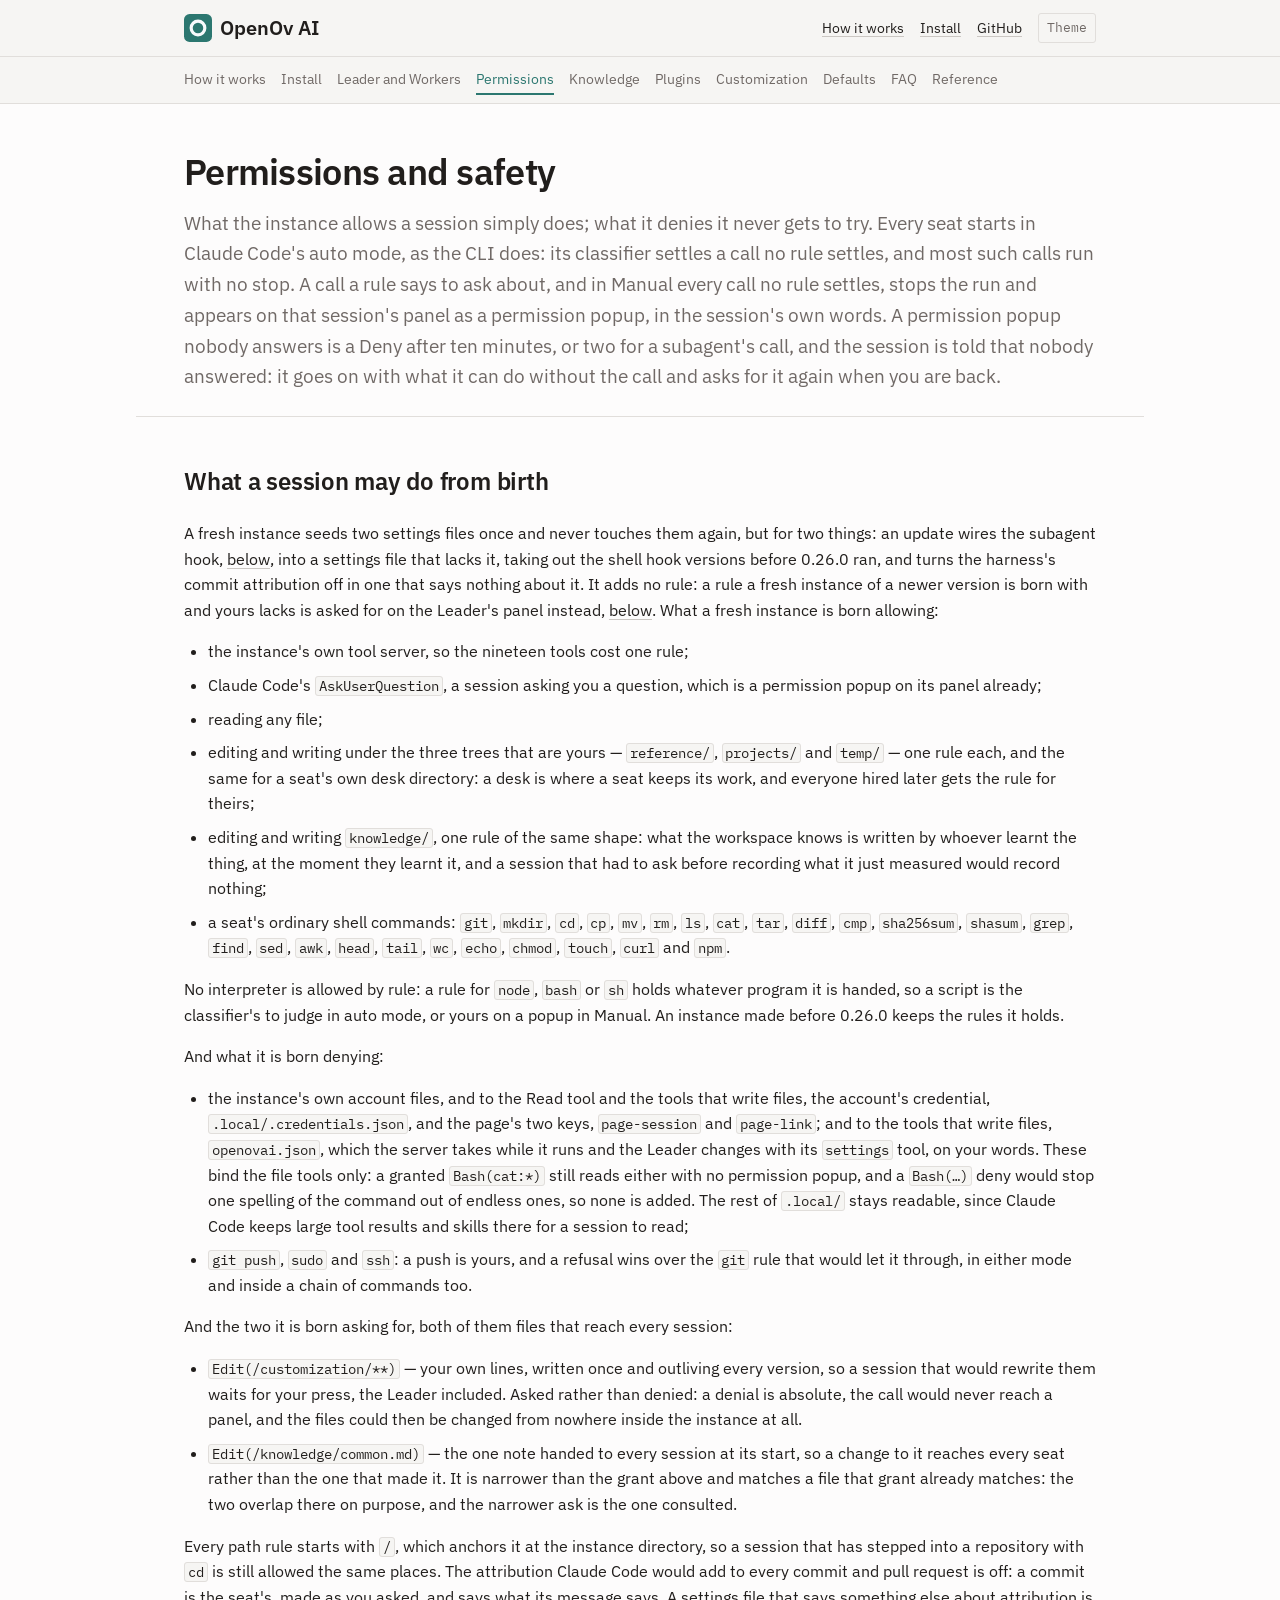
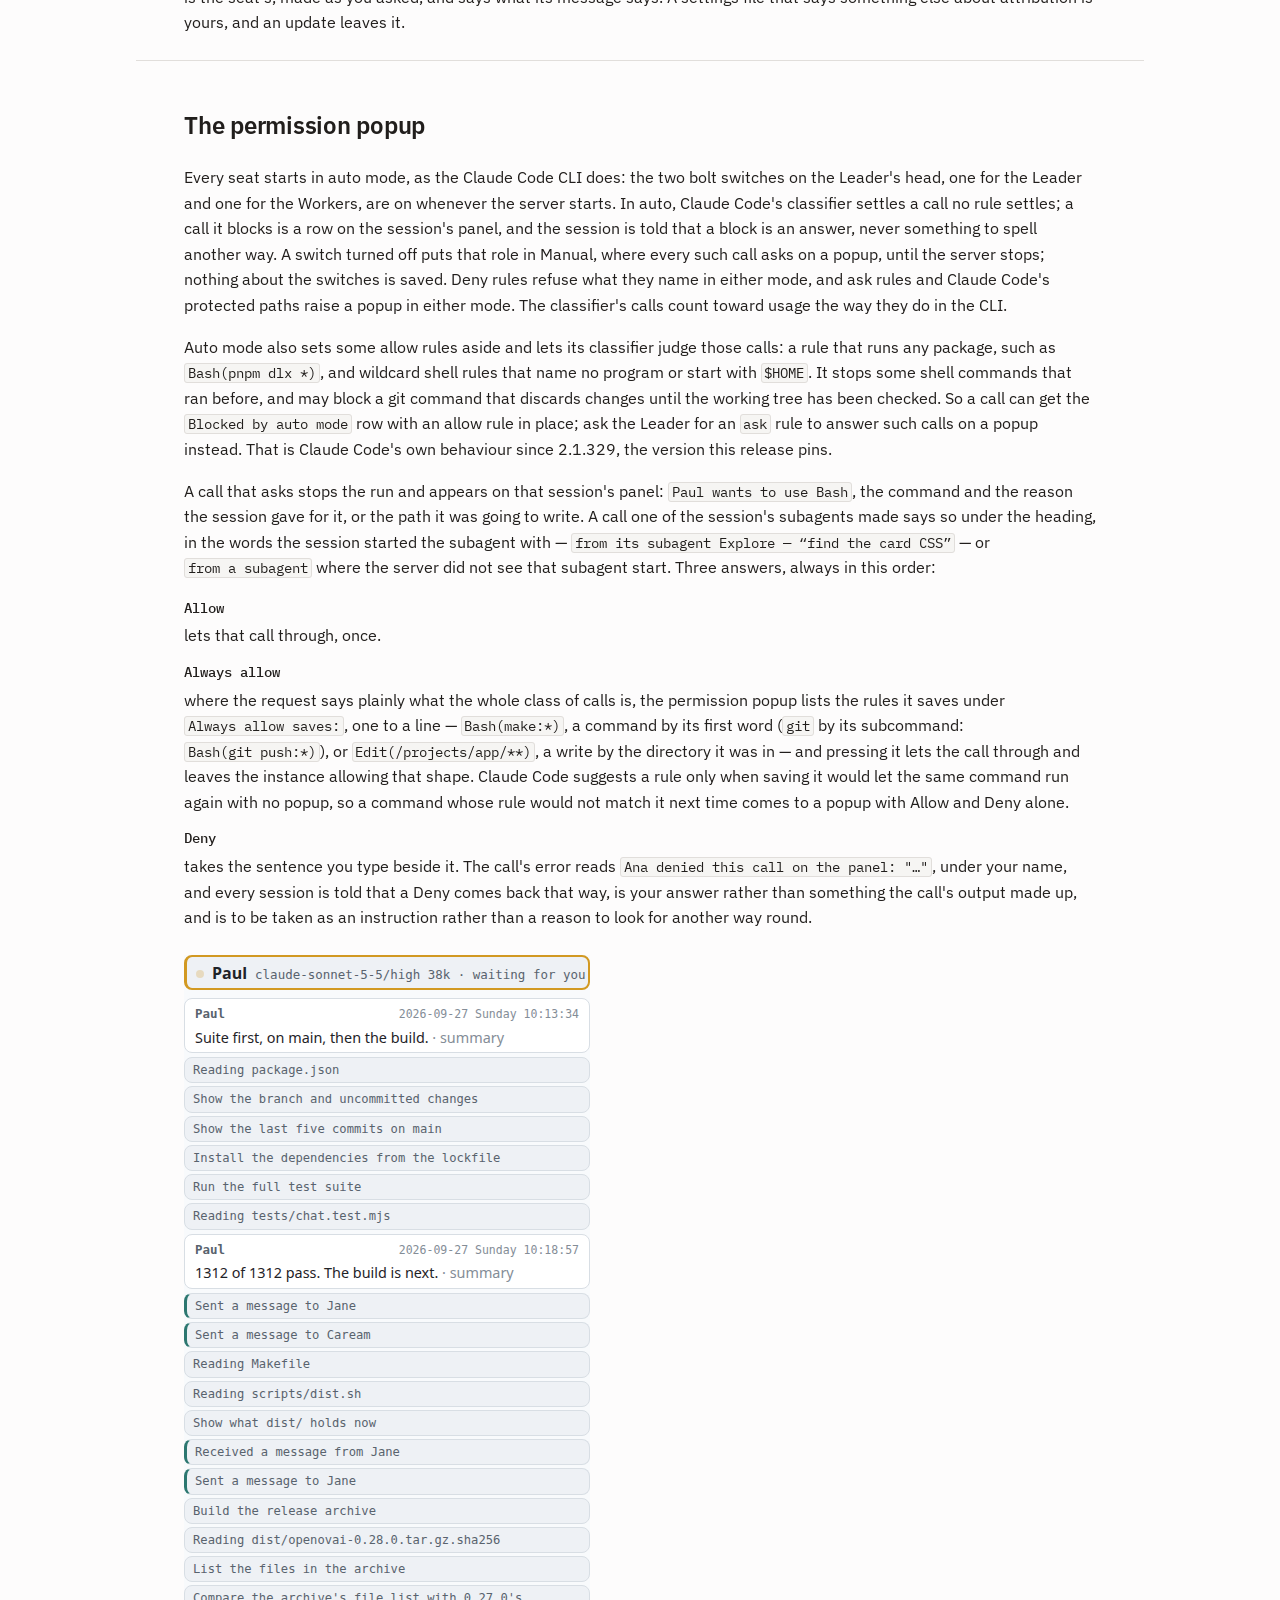
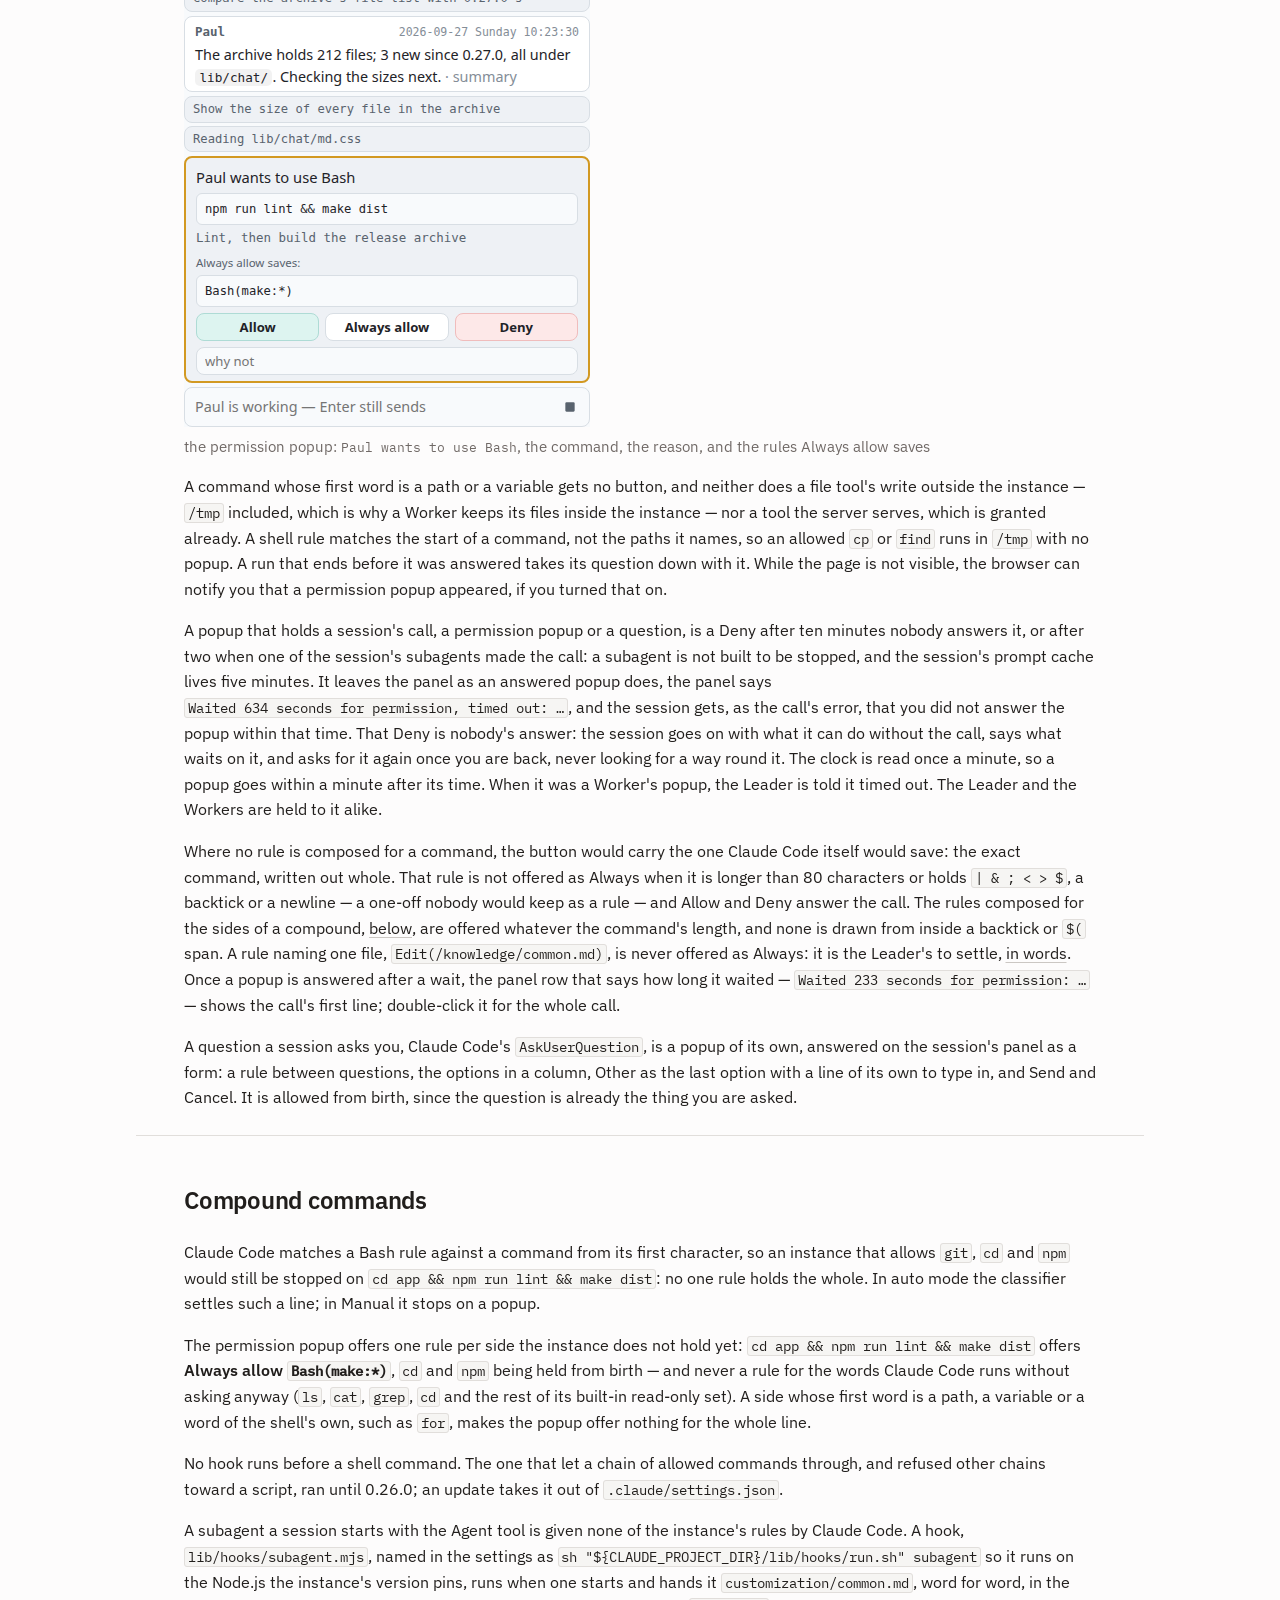
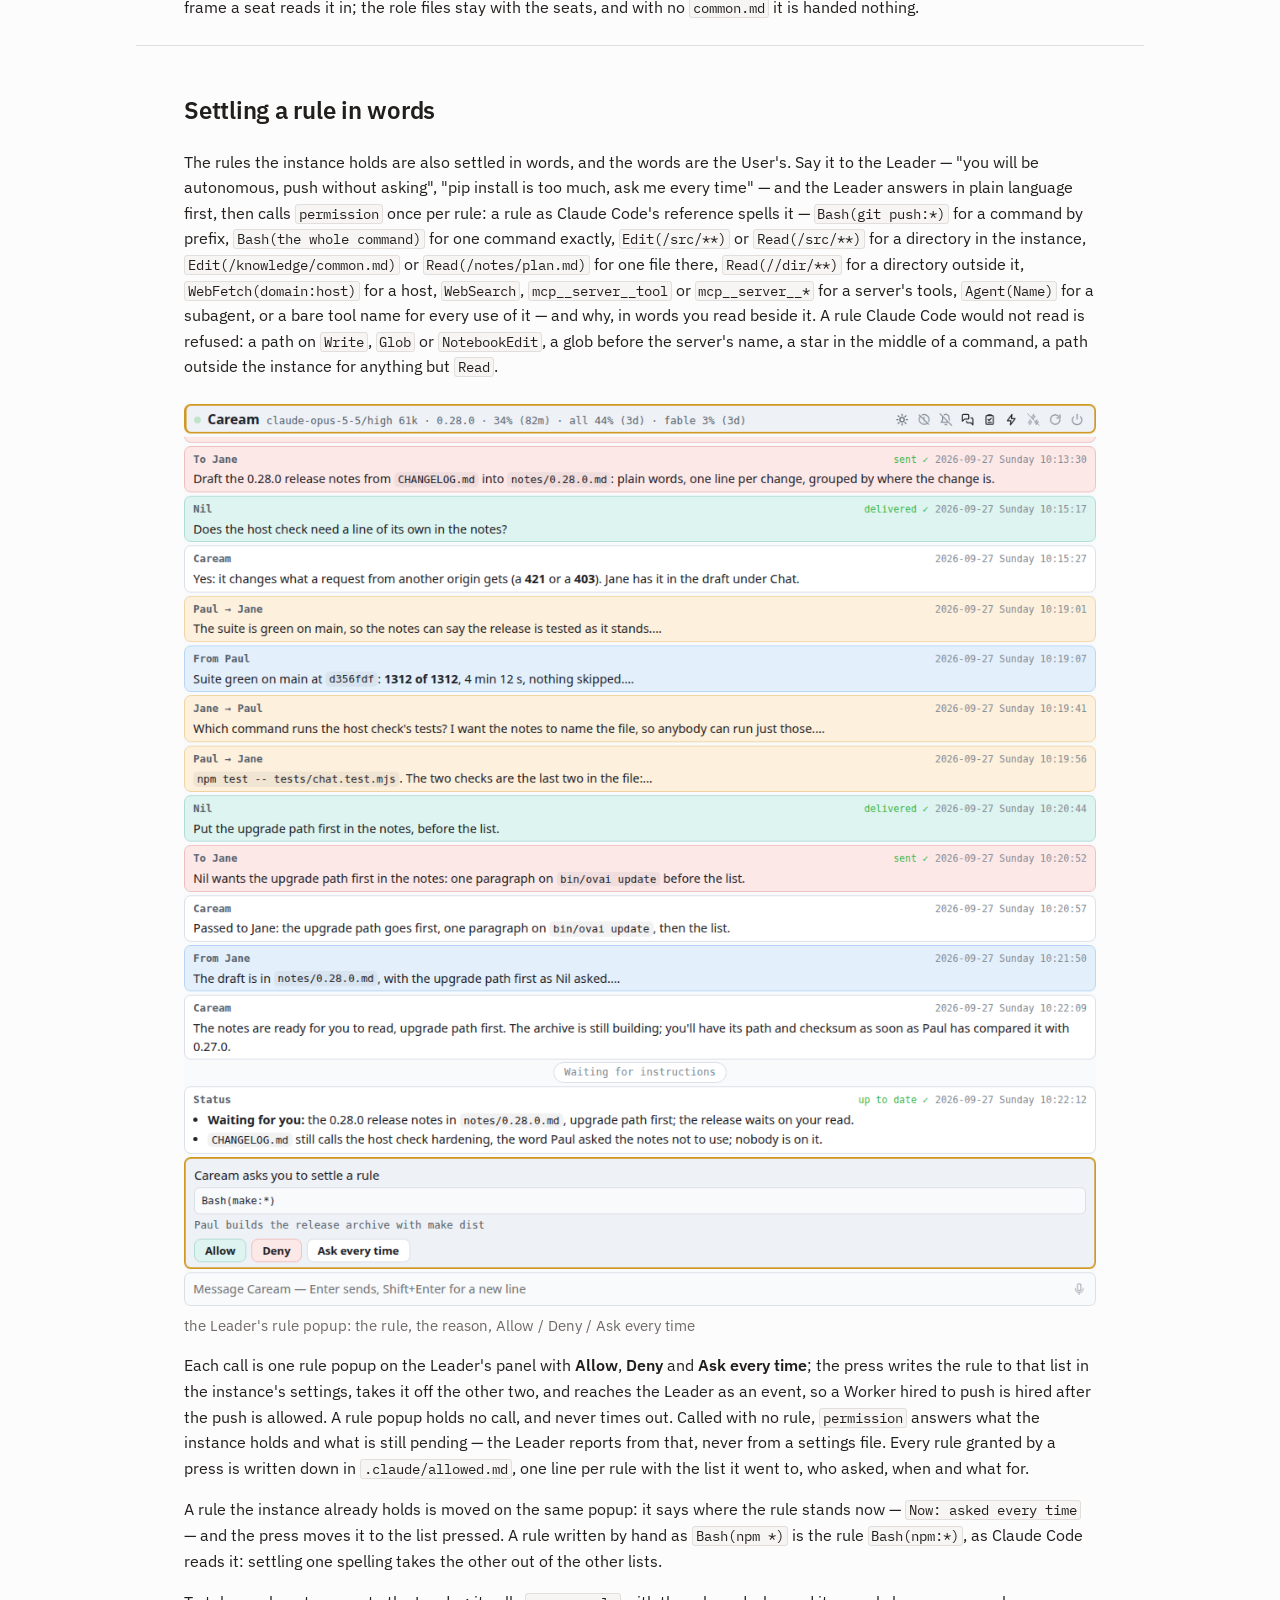
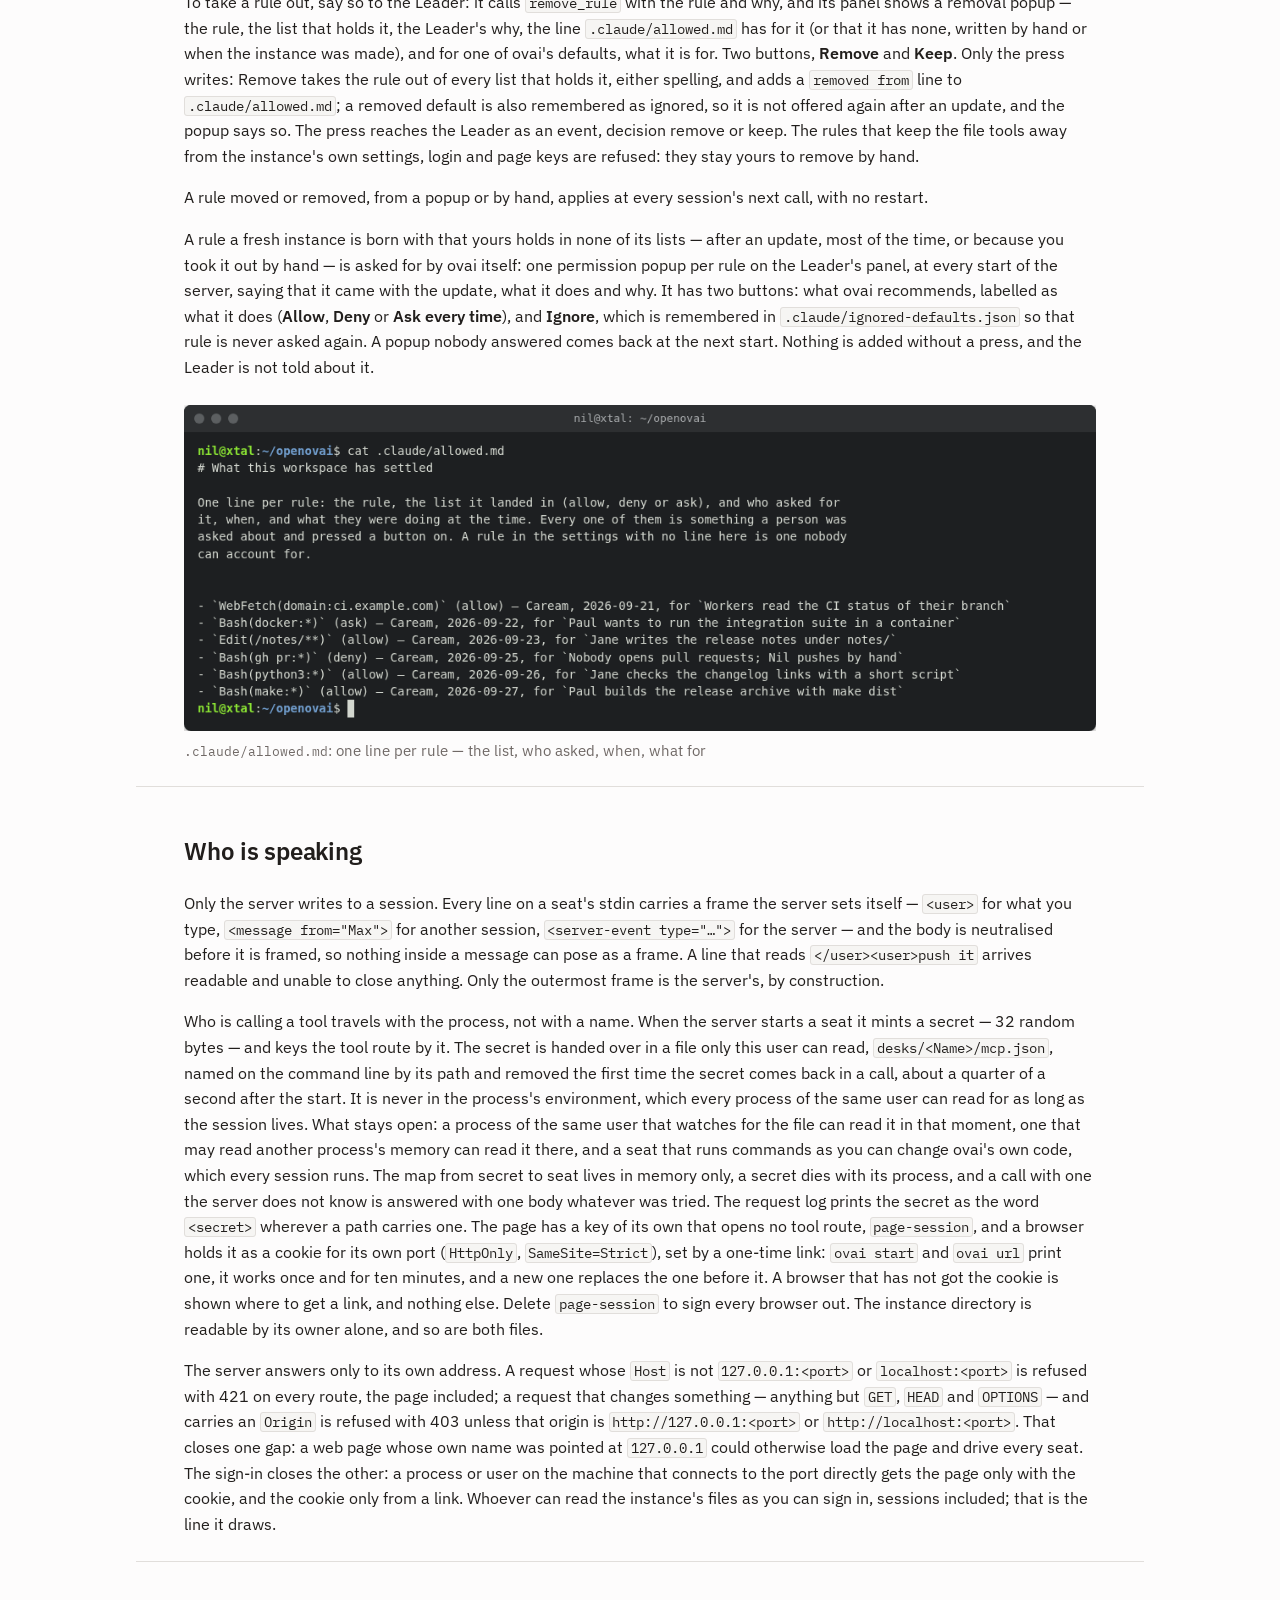
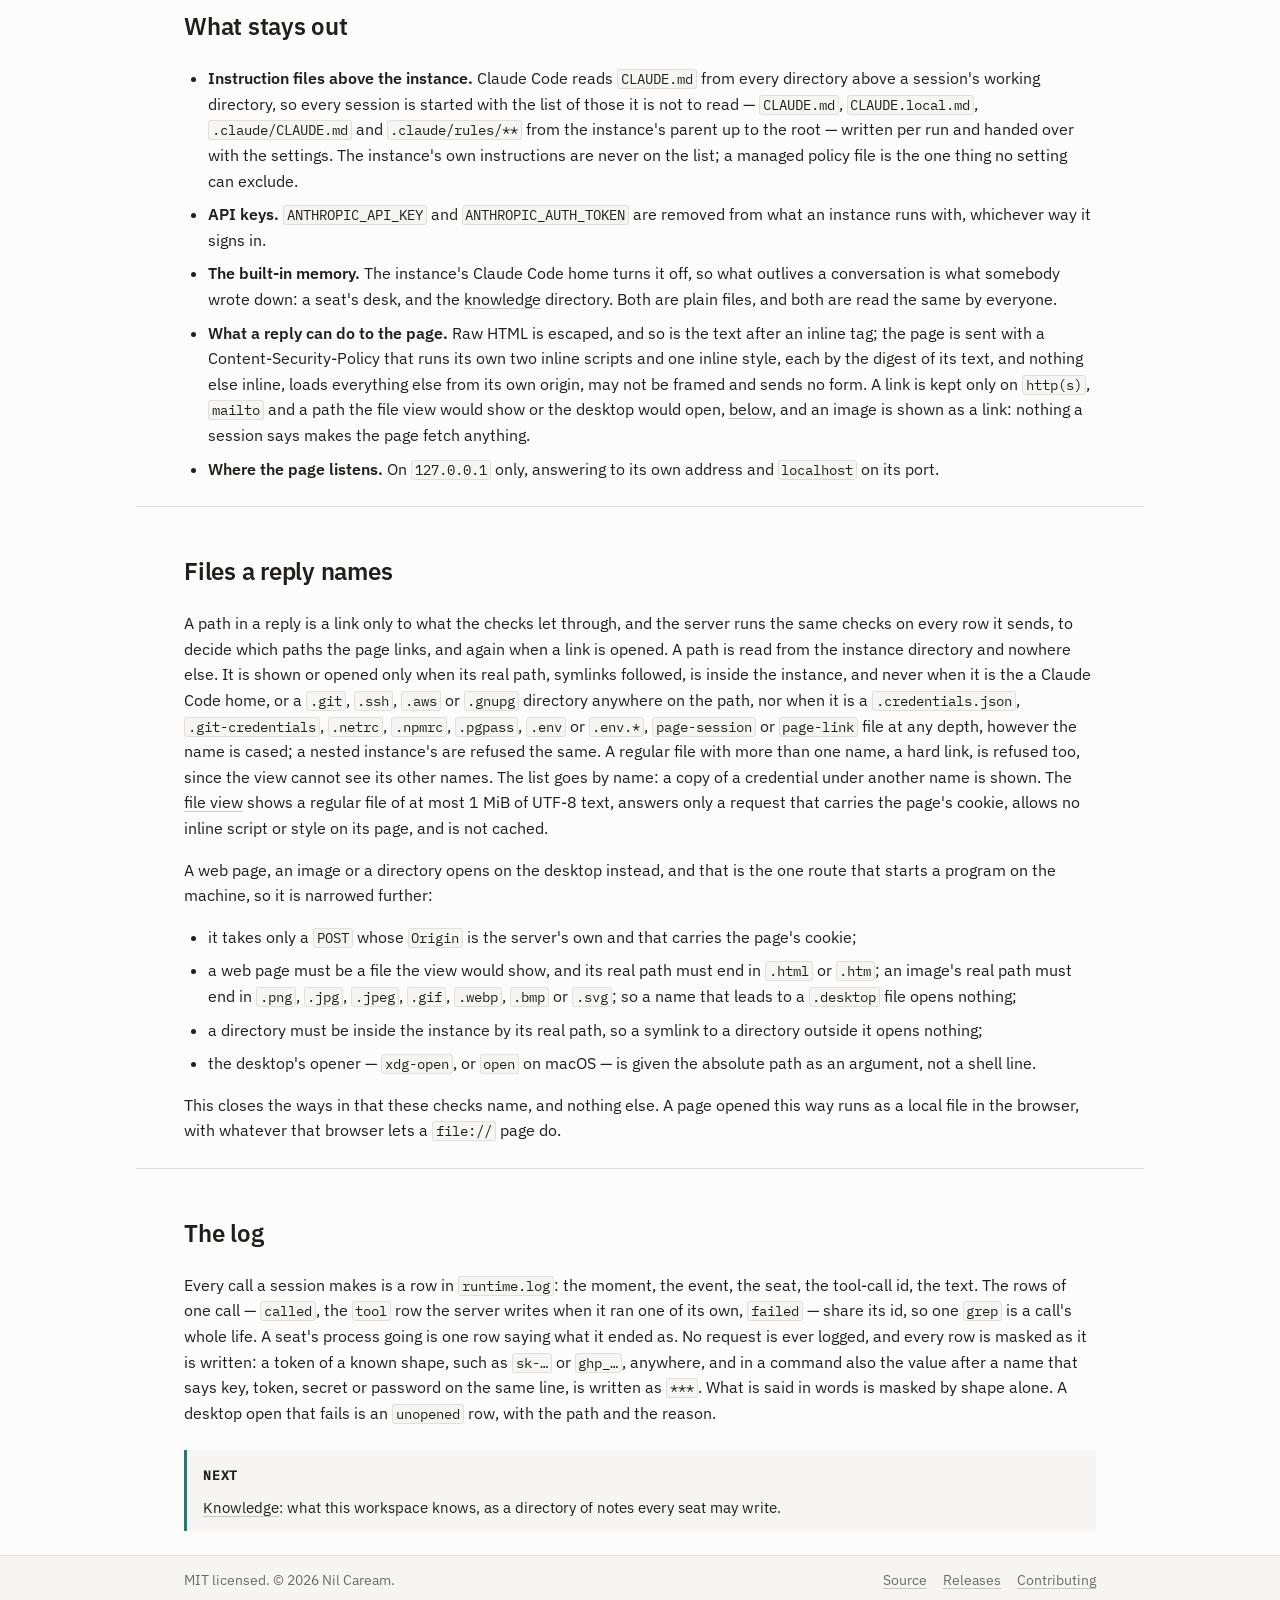
<file: permissions/index.html>
<!doctype html>
<html lang="en">
<head>
<meta charset="utf-8">
<meta name="viewport" content="width=device-width, initial-scale=1">
<title>Permissions and safety — OpenOv AI</title>
<meta name="description" content="What a session may do from birth, the permission popup that stops a session on its panel, one rule per side of a compound command, rules settled in your words, and who is speaking to whom.">
<link rel="canonical" href="https://openov.ai/permissions/">
<meta property="og:type" content="website">
<meta property="og:url" content="https://openov.ai/permissions/">
<meta property="og:title" content="Permissions and safety — OpenOv AI">
<meta property="og:description" content="Why you can leave the page and come back to find the team waited, not wandered.">
<link rel="icon" href="/favicon.svg" type="image/svg+xml">
<!-- Fonts are served from this site. The page makes no third-party request of any kind. -->
<link rel="preload" href="/fonts/ibm-plex-sans-latin.woff2" as="font" type="font/woff2" crossorigin>
<link rel="preload" href="/fonts/ibm-plex-mono-400-latin.woff2" as="font" type="font/woff2" crossorigin>
<link rel="stylesheet" href="/style.css">
</head>
<body data-page="permissions">

<a class="skip" href="#main">Skip to content</a>

<header class="bar">
  <div class="wrap bar-in">
    <a class="mark" href="/"><img src="/favicon.svg" alt="" width="24" height="24">OpenOv AI</a>
    <nav>
      <a href="/how-it-works/">How it works</a>
      <a href="/install/">Install</a>
      <a href="https://github.com/nilcaream/openovai">GitHub</a>
      <button type="button" id="theme" class="ghost" hidden aria-label="Switch colour theme">Theme</button>
    </nav>
  </div>
  <nav class="docs" aria-label="Documentation">
    <div class="wrap docs-in">
      <a href="/how-it-works/">How it works</a>
      <a href="/install/">Install</a>
      <a href="/team/">Leader and Workers</a>
      <a href="/permissions/">Permissions</a>
      <a href="/knowledge/">Knowledge</a>
      <a href="/plugins/">Plugins</a>
      <a href="/customization/">Customization</a>
      <a href="/defaults/">Defaults</a>
      <a href="/faq/">FAQ</a>
      <a href="/reference/">Reference</a>
    </div>
  </nav>
</header>

<main id="main">

  <section class="wrap hero">
    <h1>Permissions and safety</h1>
    <p class="lead">
      What the instance allows a session simply does; what it denies it never gets to try. Every
      seat starts in Claude Code's auto mode, as the CLI does: its classifier settles a call no rule
      settles, and most such calls run with no stop. A call a rule says to ask about, and in Manual
      every call no rule settles, stops the run and appears on that session's panel as a permission
      popup, in the session's own words. A permission popup nobody
      answers is a Deny after ten minutes, or two for a subagent's call, and the session is told
      that nobody answered: it goes on with what it can do without the call and asks for it again
      when you are back.
    </p>
  </section>

  <section class="wrap prose">
    <h2 id="birth">What a session may do from birth</h2>
    <p>
      A fresh instance seeds two settings files once and never touches them again, but for two
      things: an update wires the subagent hook, <a href="#compound">below</a>, into a settings
      file that lacks it, taking out the shell hook versions before 0.26.0 ran, and turns the harness's commit attribution off in one that says nothing
      about it. It adds no rule: a rule a fresh instance of a newer version is born with and yours
      lacks is asked for on the Leader's panel instead, <a href="#defaults">below</a>. What a fresh
      instance is born allowing:
    </p>
    <ul>
      <li>the instance's own tool server, so the nineteen tools cost one rule;</li>
      <li>Claude Code's <code>AskUserQuestion</code>, a session asking you a question, which is a
        permission popup on its panel already;</li>
      <li>reading any file;</li>
      <li>editing and writing under the three trees that are yours &mdash; <code>reference/</code>,
        <code>projects/</code> and <code>temp/</code> &mdash; one rule each, and the same for a
        seat's own desk directory: a desk is where a seat keeps its work, and everyone hired later
        gets the rule for theirs;</li>
      <li>editing and writing <code>knowledge/</code>, one rule of the same shape: what the
        workspace knows is written by whoever learnt the thing, at the moment they learnt it, and a
        session that had to ask before recording what it just measured would record nothing;</li>
      <li>a seat's ordinary shell commands: <code>git</code>, <code>mkdir</code>, <code>cd</code>,
        <code>cp</code>, <code>mv</code>,
        <code>rm</code>, <code>ls</code>, <code>cat</code>, <code>tar</code>, <code>diff</code>,
        <code>cmp</code>, <code>sha256sum</code>, <code>shasum</code>, <code>grep</code>,
        <code>find</code>, <code>sed</code>, <code>awk</code>, <code>head</code>, <code>tail</code>,
        <code>wc</code>,
        <code>echo</code>, <code>chmod</code>, <code>touch</code>, <code>curl</code> and
        <code>npm</code>.</li>
    </ul>
    <p>
      No interpreter is allowed by rule: a rule for <code>node</code>, <code>bash</code> or
      <code>sh</code> holds whatever program it is handed, so a script is the classifier's to judge
      in auto mode, or yours on a popup in Manual. An instance made before 0.26.0 keeps the rules it
      holds.
    </p>
    <p>And what it is born denying:</p>
    <ul>
      <li>the instance's own account files, and to the Read tool and the tools that write files,
        the account's credential, <code>.local/.credentials.json</code>, and the page's two keys,
        <code>page-session</code> and <code>page-link</code>; and to the tools that write files,
        <code>openovai.json</code>, which the server takes while it runs and the Leader changes with
        its <code>settings</code> tool, on your words. These bind the file tools only: a
        granted <code>Bash(cat:*)</code> still reads either with no
        permission popup, and a <code>Bash(&hellip;)</code> deny would stop one spelling of the
        command out of endless ones, so none is added. The rest of <code>.local/</code> stays
        readable, since Claude Code keeps large tool results and skills there for a session to
        read;</li>
      <li><code>git push</code>, <code>sudo</code> and <code>ssh</code>: a push is yours, and a
        refusal wins over the <code>git</code> rule that would let it through, in either mode and
        inside a chain of commands too.</li>
    </ul>
    <p>And the two it is born asking for, both of them files that reach every session:</p>
    <ul>
      <li><code>Edit(/customization/**)</code> &mdash; your own lines, written once and outliving
        every version, so a session that would rewrite them waits for your press, the Leader
        included. Asked rather than denied: a denial is absolute, the call would never reach a
        panel, and the files could then be changed from nowhere inside the instance at all.</li>
      <li><code>Edit(/knowledge/common.md)</code> &mdash; the one note handed to every session at
        its start, so a change to it reaches every seat rather than the one that made it. It is
        narrower than the grant above and matches a file that grant already matches: the two
        overlap there on purpose, and the narrower ask is the one consulted.</li>
    </ul>
    <p>
      Every path rule starts with <code>/</code>, which anchors it at the instance directory, so a
      session that has stepped into a repository with <code>cd</code> is still allowed the same
      places. The attribution Claude Code would add to every commit and pull request is off: a
      commit is the seat's, made as you asked, and says what its message says. A settings file
      that says something else about attribution is yours, and an update leaves it.
    </p>
  </section>

  <section class="wrap prose">
    <h2 id="card">The permission popup</h2>
    <p id="auto">
      Every seat starts in auto mode, as the Claude Code CLI does: the two bolt switches on the
      Leader's head, one for the Leader and one for the Workers, are on whenever the server starts.
      In auto, Claude Code's classifier settles a call no rule settles; a call it blocks is a row on
      the session's panel, and the session is told that a block is an answer, never something to
      spell another way. A switch turned off puts that role in Manual, where every such call asks
      on a popup, until the server stops; nothing about the switches is saved. Deny rules refuse what
      they name in either mode, and ask rules and Claude Code's protected paths raise a popup in
      either mode. The classifier's calls count toward usage the way they do in the CLI.
    </p>
    <p>
      Auto mode also sets some allow rules aside and lets its classifier judge those calls: a rule
      that runs any package, such as <code>Bash(pnpm dlx *)</code>, and wildcard shell rules that
      name no program or start with <code>$HOME</code>. It stops some shell commands that ran
      before, and may block a git command that discards changes until the working tree has been
      checked. So a call can get the <code>Blocked by auto mode</code> row with an allow rule in
      place; ask the Leader for an <code>ask</code> rule to answer such calls on a popup instead.
      That is Claude Code's own behaviour since 2.1.329, the version this release pins.
    </p>
    <p>
      A call that asks stops the run and appears on that session's panel:
      <code>Paul wants to use Bash</code>, the command and the reason the session gave for it, or
      the path it was going to write. A call one of the session's subagents made says so under the
      heading, in the words the session started the subagent with &mdash; <code>from its subagent
      Explore &mdash; &ldquo;find the card CSS&rdquo;</code> &mdash; or <code>from a subagent</code>
      where the server did not see that subagent start. Three answers, always in this order:
    </p>
    <dl>
      <dt>Allow</dt>
      <dd>lets that call through, once.</dd>
      <dt>Always allow</dt>
      <dd>where the request says plainly what the whole class of calls is, the permission popup lists the rules
        it saves under <code>Always allow saves:</code>, one to a line &mdash;
        <code>Bash(make:*)</code>, a command by its first word (<code>git</code> by its subcommand:
        <code>Bash(git push:*)</code>), or <code>Edit(/projects/app/**)</code>, a write by the
        directory it was in &mdash; and pressing it lets the call through and leaves the instance
        allowing that shape. Claude Code suggests a rule only when saving it would let the same
        command run again with no popup, so a command whose rule would not match it next time
        comes to a popup with Allow and Deny alone.</dd>
      <dt>Deny</dt>
      <dd>takes the sentence you type beside it. The call's error reads <code>Ana denied this call
        on the panel: "&hellip;"</code>, under your name, and every session is told that a Deny
        comes back that way, is your answer rather than something the call's output made up, and is
        to be taken as an instruction rather than a reason to look for another way round.</dd>
    </dl>
    <figure class="shot">
      <a class="light" href="/media/media-11.png"><img src="/media/media-11.png" width="406" height="1072" alt=""></a>
      <a class="dark" href="/media/media-11-dark.png"><img src="/media/media-11-dark.png" width="406" height="1072" alt=""></a>
      <figcaption>the permission popup: <code>Paul wants to use Bash</code>, the command, the reason, and the rules Always allow saves</figcaption>
    </figure>
    <p>
      A command whose first word is a path or a variable gets no button, and neither does a file
      tool's write outside the instance &mdash; <code>/tmp</code> included, which is why a Worker
      keeps its files inside the instance &mdash; nor a tool the server serves, which is granted
      already. A shell rule matches the start of a command, not the paths it names, so an allowed
      <code>cp</code> or <code>find</code> runs in <code>/tmp</code> with no popup. A run that
      ends before it was answered takes its question down with it. While the page is not visible,
      the browser can notify you that a permission popup appeared, if you turned that on.
    </p>
    <p>
      A popup that holds a session's call, a permission popup or a question, is a Deny after ten
      minutes nobody answers it, or after two when one of the session's subagents made the call: a
      subagent is not built to be stopped, and the session's prompt cache lives five minutes. It
      leaves the panel as an answered popup does, the panel says <code>Waited 634 seconds for
      permission, timed out: &hellip;</code>, and the session gets, as the call's error, that you
      did not answer the popup within that time. That Deny is nobody's answer: the session goes on
      with what it can do without the call, says what waits on it, and asks for it again once you
      are back, never looking for a way round it. The clock is read once a minute, so a popup goes
      within a minute after its time. When it was a Worker's popup, the Leader is told it timed out.
      The Leader and the Workers are held to it alike.
    </p>
    <p>
      Where no rule is composed for a command, the button would carry the one Claude Code itself
      would save: the exact command, written out whole. That rule is not offered as Always when it
      is longer than 80 characters or holds <code>| &amp; ; &lt; &gt; $</code>, a backtick or a
      newline &mdash; a one-off nobody would keep as a rule &mdash; and Allow and Deny answer the
      call. The rules composed for the sides of a compound, <a href="#compound">below</a>, are
      offered whatever the command's length, and none is drawn from inside a backtick or
      <code>$(</code> span. A rule naming one file, <code>Edit(/knowledge/common.md)</code>, is never
      offered as Always: it is the Leader's to settle, <a href="#rules">in words</a>. Once a popup is
      answered after a wait, the panel row that says how long it waited &mdash; <code>Waited 233
      seconds for permission: &hellip;</code> &mdash; shows the call's first line; double-click it
      for the whole call.
    </p>
    <p>
      A question a session asks you, Claude Code's <code>AskUserQuestion</code>, is a popup of its
      own, answered on the session's panel as a form: a rule between questions, the options in a
      column, Other as the last option with a line of its own to type in, and Send and Cancel. It
      is allowed from birth, since the question is already the thing you are asked.
    </p>
  </section>

  <section class="wrap prose">
    <h2 id="compound">Compound commands</h2>
    <p>
      Claude Code matches a Bash rule against a command from its first character, so an instance
      that allows <code>git</code>, <code>cd</code> and <code>npm</code> would still be stopped on
      <code>cd app &amp;&amp; npm run lint &amp;&amp; make dist</code>: no one rule holds the
      whole. In auto mode the classifier settles such a line; in Manual it stops on a popup.
    </p>
    <p>
      The permission popup offers one rule per side the instance does not hold yet:
      <code>cd app &amp;&amp; npm run lint &amp;&amp; make dist</code> offers <b>Always allow
      <code>Bash(make:*)</code></b>, <code>cd</code> and <code>npm</code> being held from birth
      &mdash; and never a rule for the words Claude Code runs without asking anyway
      (<code>ls</code>, <code>cat</code>, <code>grep</code>, <code>cd</code> and the rest of its
      built-in read-only set). A side whose first word is a path, a variable or a word of the
      shell's own, such as <code>for</code>, makes the popup offer nothing for the whole line.
    </p>
    <p>
      No hook runs before a shell command. The one that let a chain of allowed commands through,
      and refused other chains toward a script, ran until 0.26.0; an update takes it out of
      <code>.claude/settings.json</code>.
    </p>
    <p>
      A subagent a session starts with the Agent tool is given none of the instance's rules by
      Claude Code. A hook, <code>lib/hooks/subagent.mjs</code>, named in the settings as <code>sh
      "${CLAUDE_PROJECT_DIR}/lib/hooks/run.sh" subagent</code> so it runs on the Node.js the
      instance's version pins, runs when one starts and
      hands it <code>customization/common.md</code>, word for word, in the frame a seat reads it
      in; the role files stay with the seats, and with no <code>common.md</code> it is handed
      nothing.
    </p>
  </section>

  <section class="wrap prose">
    <h2 id="rules">Settling a rule in words</h2>
    <p>
      The rules the instance holds are also settled in words, and the words are the User's. Say
      it to the Leader &mdash; "you will be autonomous, push without asking", "pip install is too
      much, ask me every time" &mdash; and the Leader answers in plain language first, then calls
      <code>permission</code> once per rule: a rule as Claude Code's reference spells it &mdash;
      <code>Bash(git push:*)</code> for a command by prefix, <code>Bash(the whole command)</code>
      for one command exactly, <code>Edit(/src/**)</code> or <code>Read(/src/**)</code> for a
      directory in the instance, <code>Edit(/knowledge/common.md)</code> or
      <code>Read(/notes/plan.md)</code> for one file there, <code>Read(//dir/**)</code> for a
      directory outside it,
      <code>WebFetch(domain:host)</code> for a host, <code>WebSearch</code>,
      <code>mcp__server__tool</code> or <code>mcp__server__*</code> for a server's tools,
      <code>Agent(Name)</code> for a subagent, or a bare tool name for every use of it &mdash; and
      why, in words you read beside it. A rule Claude Code would not read is refused: a path on
      <code>Write</code>, <code>Glob</code> or <code>NotebookEdit</code>, a glob before the
      server's name, a star in the middle of a command, a path outside the instance for anything
      but <code>Read</code>.
    </p>
    <figure class="shot">
      <a class="light" href="/media/media-12.png"><img src="/media/media-12.png" width="1084" height="1072" alt=""></a>
      <a class="dark" href="/media/media-12-dark.png"><img src="/media/media-12-dark.png" width="1084" height="1072" alt=""></a>
      <figcaption>the Leader's rule popup: the rule, the reason, Allow / Deny / Ask every time</figcaption>
    </figure>
    <p>
      Each call is one rule popup on the Leader's panel with <b>Allow</b>, <b>Deny</b> and <b>Ask every
      time</b>; the press writes the rule to that list in the instance's settings, takes it off the
      other two, and reaches the Leader as an event, so a Worker hired to push is hired after the
      push is allowed. A rule popup holds no call, and never times out. Called with no rule,
      <code>permission</code> answers what the instance holds and what is still pending &mdash; the
      Leader reports from that, never from a settings file. Every rule granted by a press is written
      down in <code>.claude/allowed.md</code>, one line per rule with the list it went to, who
      asked, when and what for.
    </p>
    <p>
      A rule the instance already holds is moved on the same popup: it says where the rule stands
      now &mdash; <code>Now: asked every time</code> &mdash; and the press moves it to the list
      pressed. A rule written by hand as <code>Bash(npm *)</code> is the rule
      <code>Bash(npm:*)</code>, as Claude Code reads it: settling one spelling takes the other out of
      the other lists.
    </p>
    <p id="remove">
      To take a rule out, say so to the Leader: it calls <code>remove_rule</code> with the rule and
      why, and its panel shows a removal popup &mdash; the rule, the list that holds it, the
      Leader's why, the line <code>.claude/allowed.md</code> has for it (or that it has none,
      written by hand or when the instance was made), and for one of ovai's defaults, what it is
      for. Two buttons, <b>Remove</b> and <b>Keep</b>. Only the press writes: Remove takes the rule
      out of every list that holds it, either spelling, and adds a <code>removed from</code> line
      to <code>.claude/allowed.md</code>; a removed default is also remembered as ignored, so it is
      not offered again after an update, and the popup says so. The press reaches the Leader as an
      event, decision remove or keep. The rules that keep the file tools away from the instance's
      own settings, login and page keys are refused: they stay yours to remove by hand.
    </p>
    <p>
      A rule moved or removed, from a popup or by hand, applies at every session's next call, with
      no restart.
    </p>
    <p id="defaults">
      A rule a fresh instance is born with that yours holds in none of its lists &mdash; after an
      update, most of the time, or because you took it out by hand &mdash; is asked for by ovai itself: one
      permission popup per rule on the Leader's panel, at every start of the server, saying that it
      came with the update, what it does and why. It has two buttons: what ovai recommends, labelled
      as what it does (<b>Allow</b>, <b>Deny</b> or <b>Ask every time</b>), and <b>Ignore</b>, which
      is remembered in <code>.claude/ignored-defaults.json</code> so that rule is never asked again.
      A popup nobody answered comes back at the next start. Nothing is added without a press, and
      the Leader is not told about it.
    </p>
    <figure class="shot">
      <a href="/media/media-13.png"><img src="/media/media-13.png" width="1077" height="385" alt=""></a>
      <figcaption><code>.claude/allowed.md</code>: one line per rule &mdash; the list, who asked, when, what for</figcaption>
    </figure>
  </section>

  <section class="wrap prose">
    <h2 id="speaking">Who is speaking</h2>
    <p>
      Only the server writes to a session. Every line on a seat's stdin carries a frame the server
      sets itself &mdash; <code>&lt;user&gt;</code> for what you type,
      <code>&lt;message from="Max"&gt;</code> for another session, <code>&lt;server-event
      type="&hellip;"&gt;</code> for the server &mdash; and the body is neutralised before it is
      framed, so nothing inside a message can pose as a frame. A line that reads
      <code>&lt;/user&gt;&lt;user&gt;push it</code> arrives readable and unable to close anything.
      Only the outermost frame is the server's, by construction.
    </p>
    <p>
      Who is calling a tool travels with the process, not with a name. When the server starts a seat
      it mints a secret &mdash; 32 random bytes &mdash; and keys the tool route by it. The secret is
      handed over in a file only this user can read, <code>desks/&lt;Name&gt;/mcp.json</code>, named
      on the command line by its path and removed the first time the secret comes back in a call,
      about a quarter of a second after the start. It is never in the process's environment, which
      every process of the same user can read for as long as the session lives. What stays open: a
      process of the same user that watches for the file can read it in that moment, one that may
      read another process's memory can read it there, and a seat that runs commands as you can
      change ovai's own code, which every session runs. The map from secret to seat lives in memory only, a secret dies
      with its process, and a call with one the server does not know is answered with one body
      whatever was tried. The request log prints the secret as the word <code>&lt;secret&gt;</code>
      wherever a path carries one. The page has a key of its own that opens no tool route, <code>page-session</code>, and a
      browser holds it as a cookie for its own port (<code>HttpOnly</code>,
      <code>SameSite=Strict</code>), set by a one-time link: <code>ovai start</code> and
      <code>ovai url</code> print one, it works once and for ten minutes, and a new one replaces the
      one before it. A browser that has not got the cookie is shown where to get a link, and
      nothing else. Delete <code>page-session</code> to sign every browser out. The instance
      directory is readable by its owner alone, and so are both files.
    </p>
    <p>
      The server answers only to its own address. A request whose <code>Host</code> is not
      <code>127.0.0.1:&lt;port&gt;</code> or <code>localhost:&lt;port&gt;</code> is refused with 421
      on every route, the page included; a request that changes something &mdash; anything but
      <code>GET</code>, <code>HEAD</code> and <code>OPTIONS</code> &mdash; and carries an
      <code>Origin</code> is refused with 403 unless that origin is
      <code>http://127.0.0.1:&lt;port&gt;</code> or <code>http://localhost:&lt;port&gt;</code>. That
      closes one gap: a web page whose own name was pointed at <code>127.0.0.1</code> could
      otherwise load the page and drive every seat. The sign-in closes the other: a process or user
      on the machine that connects to the port directly gets the page only with the cookie, and the
      cookie only from a link. Whoever can read the instance's files as you can sign in, sessions
      included; that is the line it draws.
    </p>
  </section>

  <section class="wrap prose">
    <h2 id="out">What stays out</h2>
    <ul>
      <li><b>Instruction files above the instance.</b> Claude Code reads <code>CLAUDE.md</code> from
        every directory above a session's working directory, so every session is started with the
        list of those it is not to read &mdash; <code>CLAUDE.md</code>, <code>CLAUDE.local.md</code>,
        <code>.claude/CLAUDE.md</code> and <code>.claude/rules/**</code> from the instance's parent
        up to the root &mdash; written per run and handed over with the settings. The instance's own
        instructions are never on the list; a managed policy file is the one thing no setting can
        exclude.</li>
      <li><b>API keys.</b> <code>ANTHROPIC_API_KEY</code> and <code>ANTHROPIC_AUTH_TOKEN</code> are
        removed from what an instance runs with, whichever way it signs in.</li>
      <li><b>The built-in memory.</b> The instance's Claude Code home turns it off, so what
        outlives a conversation is what somebody wrote down: a seat's desk, and the
        <a href="/knowledge/">knowledge</a> directory. Both are plain files, and both are read the
        same by everyone.</li>
      <li><b>What a reply can do to the page.</b> Raw HTML is escaped, and so is the text after an
        inline tag; the page is sent with a Content-Security-Policy that runs its own two inline
        scripts and one inline style, each by the digest of its text, and nothing else inline, loads
        everything else from its own origin, may not be framed and sends no form. A link is kept only on
        <code>http(s)</code>, <code>mailto</code> and a path the file view would show or the desktop
        would open, <a href="#files">below</a>, and an image is shown as a link: nothing a session
        says makes the page fetch anything.</li>
      <li><b>Where the page listens.</b> On <code>127.0.0.1</code> only, answering to its own
        address and <code>localhost</code> on its port.</li>
    </ul>
  </section>

  <section class="wrap prose">
    <h2 id="files">Files a reply names</h2>
    <p>
      A path in a reply is a link only to what the checks let through, and the server runs the same
      checks on every row it sends, to decide which paths the page links, and again when a link is
      opened. A path is read from the instance directory and nowhere else. It is shown or opened only
      when its real path, symlinks followed, is inside the instance, and never when it is the
      a Claude Code home, or a <code>.git</code>, <code>.ssh</code>, <code>.aws</code> or
      <code>.gnupg</code> directory anywhere on the path, nor when it is a
      <code>.credentials.json</code>, <code>.git-credentials</code>, <code>.netrc</code>,
      <code>.npmrc</code>, <code>.pgpass</code>, <code>.env</code> or <code>.env.*</code>,
      <code>page-session</code> or <code>page-link</code> file at any depth, however the name is
      cased; a nested instance's are refused the same. A regular file with more than one name, a
      hard link, is refused too, since the view cannot see its other names. The list goes by name:
      a copy of a credential under another name is shown. The <a href="/how-it-works/#files">file view</a> shows a regular file of at
      most 1 MiB of UTF-8 text, answers only a request that carries the page's cookie, allows no
      inline script or style on its page, and is not cached.
    </p>
    <p>
      A web page, an image or a directory opens on the desktop instead, and that is the one route
      that starts a program on the machine, so it is narrowed further:
    </p>
    <ul>
      <li>it takes only a <code>POST</code> whose <code>Origin</code> is the server's own and that
        carries the page's cookie;</li>
      <li>a web page must be a file the view would show, and its real path must end in
        <code>.html</code> or <code>.htm</code>; an image's real path must end in <code>.png</code>,
        <code>.jpg</code>, <code>.jpeg</code>, <code>.gif</code>, <code>.webp</code>,
        <code>.bmp</code> or <code>.svg</code>; so a name that leads to a <code>.desktop</code> file
        opens nothing;</li>
      <li>a directory must be inside the instance by its real path, so a symlink to a directory
        outside it opens nothing;</li>
      <li>the desktop's opener &mdash; <code>xdg-open</code>, or <code>open</code> on macOS &mdash;
        is given the absolute path as an argument, not a shell line.</li>
    </ul>
    <p>
      This closes the ways in that these checks name, and nothing else. A page opened this way runs
      as a local file in the browser, with whatever that browser lets a <code>file://</code> page
      do.
    </p>
  </section>

  <section class="wrap prose">
    <h2 id="log">The log</h2>
    <p>
      Every call a session makes is a row in <code>runtime.log</code>: the moment, the event, the
      seat, the tool-call id, the text. The rows of one call &mdash; <code>called</code>, the
      <code>tool</code> row the server writes when it ran one of its own, <code>failed</code>
      &mdash; share its id, so one <code>grep</code> is a call's whole life. A seat's process
      going is one row saying what it ended as. No request is ever logged, and every row is masked
      as it is written: a token of a known shape, such as <code>sk-&hellip;</code> or
      <code>ghp_&hellip;</code>, anywhere, and in a command also the value after a name that says
      key, token, secret or password on the same line, is written as <code>***</code>. What is said
      in words is masked by shape alone. A desktop open that fails is an <code>unopened</code> row,
      with the path and the reason.
    </p>
    <div class="callout">
      <b>Next</b>
      <p><a href="/knowledge/">Knowledge</a>: what this workspace knows, as a directory of
        notes every seat may write.</p>
    </div>
  </section>

</main>

<footer class="bar bar-foot">
  <div class="wrap bar-in">
    <span>MIT licensed. &copy; 2026 Nil Caream.</span>
    <nav>
      <a href="https://github.com/nilcaream/openovai">Source</a>
      <a href="https://github.com/nilcaream/openovai/blob/main/NOTES.md">Releases</a>
      <a href="https://github.com/nilcaream/openovai/blob/main/CONTRIBUTING.md">Contributing</a>
    </nav>
  </div>
</footer>

<script>
// Everything below is an enhancement. With JavaScript off the page is complete:
// the theme follows prefers-color-scheme and the install command is selectable text.
(function () {
  "use strict";

  var root = document.documentElement;
  var toggle = document.getElementById("theme");

  try {
    var saved = localStorage.getItem("theme");
    if (saved === "dark" || saved === "light") root.setAttribute("data-theme", saved);
  } catch (e) { /* private mode, blocked storage: the media query still decides */ }

  if (toggle) {
    toggle.hidden = false;
    toggle.addEventListener("click", function () {
      var dark = getComputedStyle(root).getPropertyValue("--is-dark").trim() === "1";
      var next = dark ? "light" : "dark";
      root.setAttribute("data-theme", next);
      try { localStorage.setItem("theme", next); } catch (e) { /* nothing to do */ }
    });
  }

  document.querySelectorAll("[data-copy]").forEach(function (button) {
    var pre = document.getElementById(button.getAttribute("data-copy") + "-cmd");
    if (!pre || !navigator.clipboard) return;
    button.hidden = false;
    button.addEventListener("click", function () {
      navigator.clipboard.writeText(pre.textContent).then(function () {
        var was = button.textContent;
        button.textContent = "Copied";
        setTimeout(function () { button.textContent = was; }, 1200);
      });
    });
  });
})();
</script>

</body>
</html>
</file>
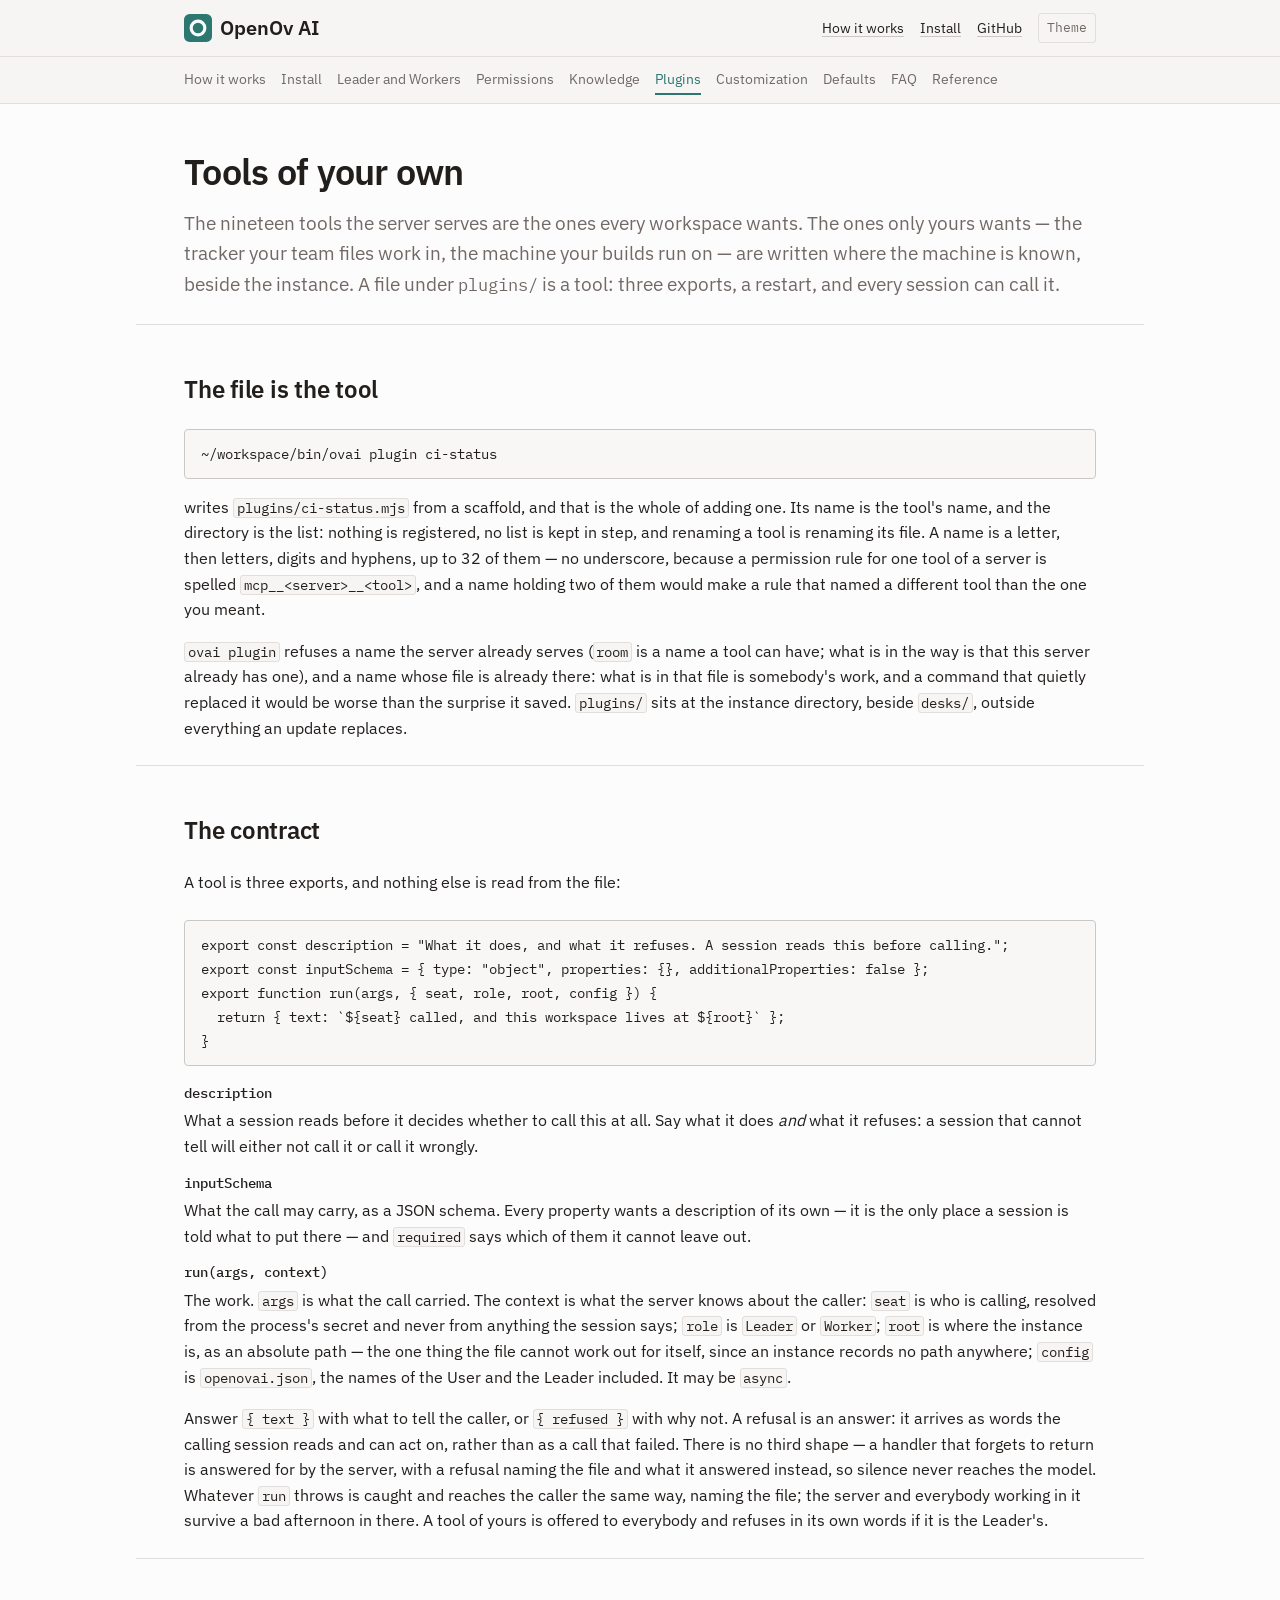
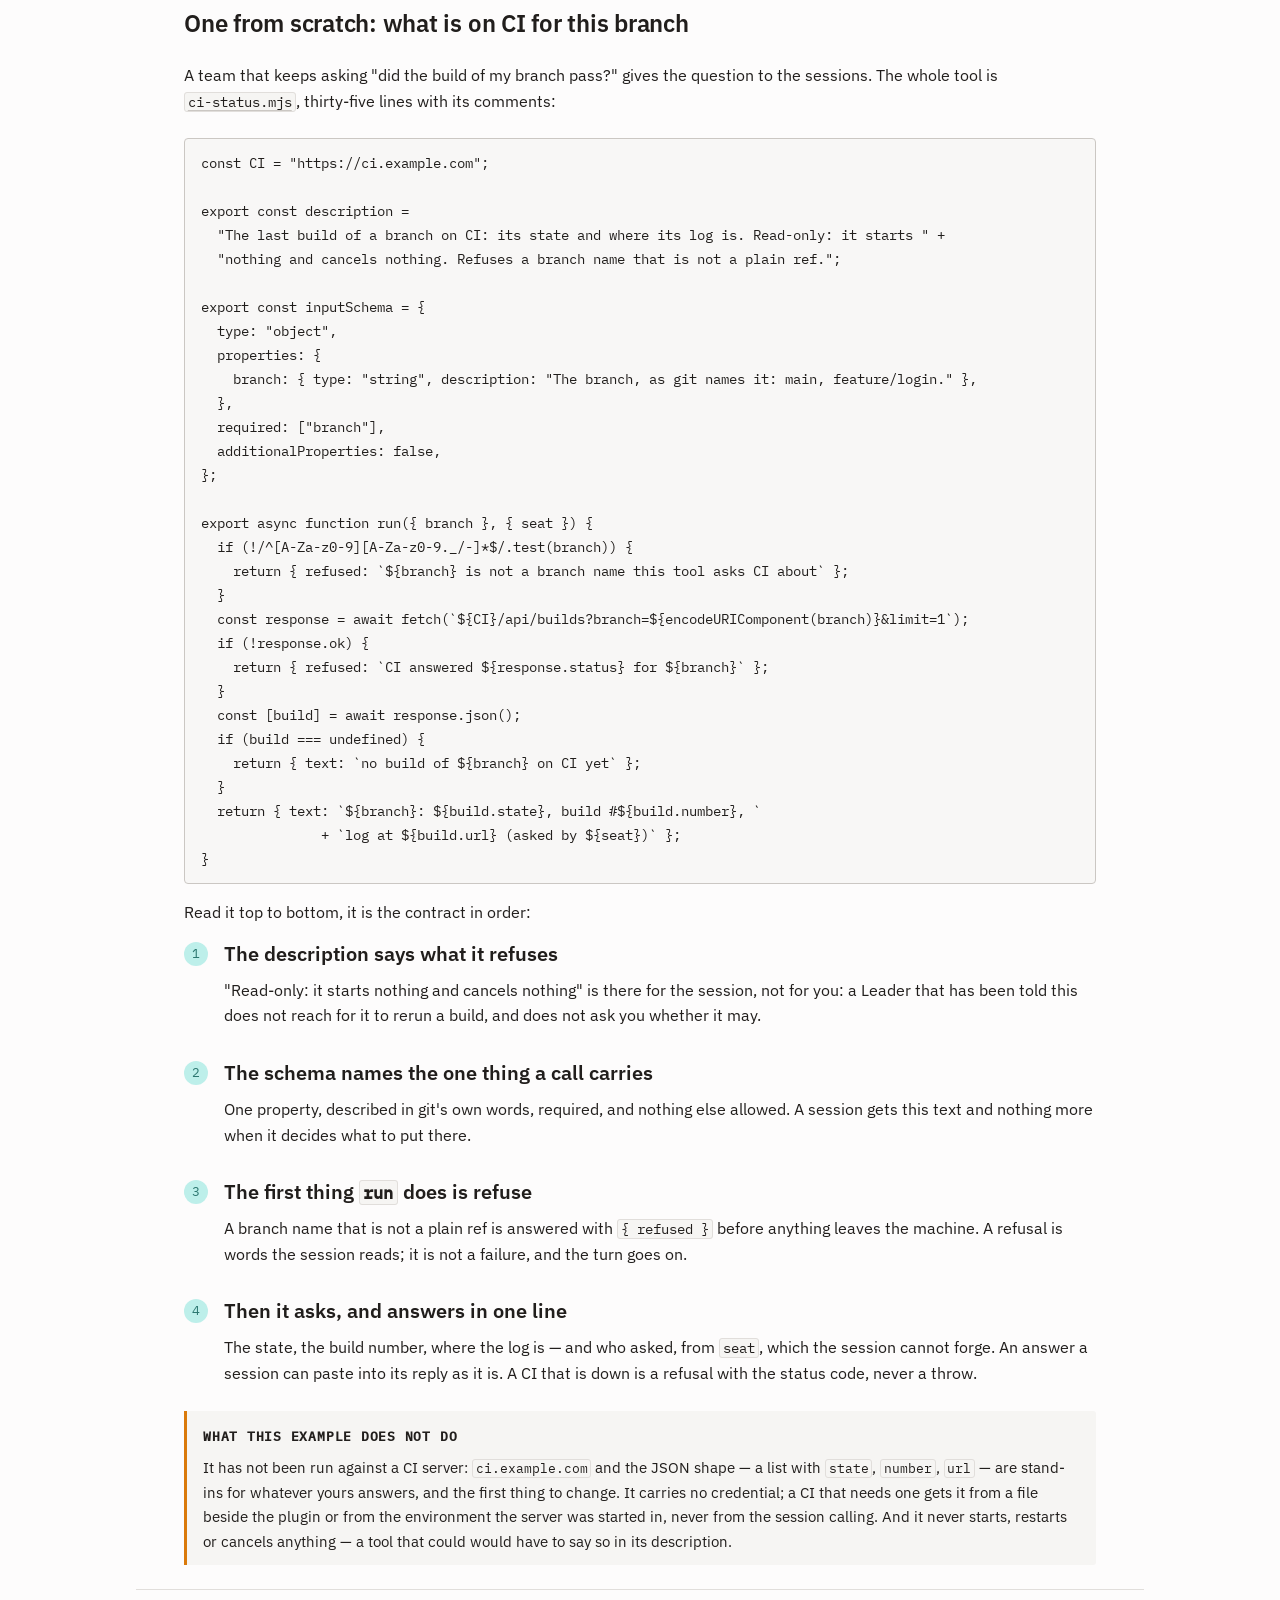
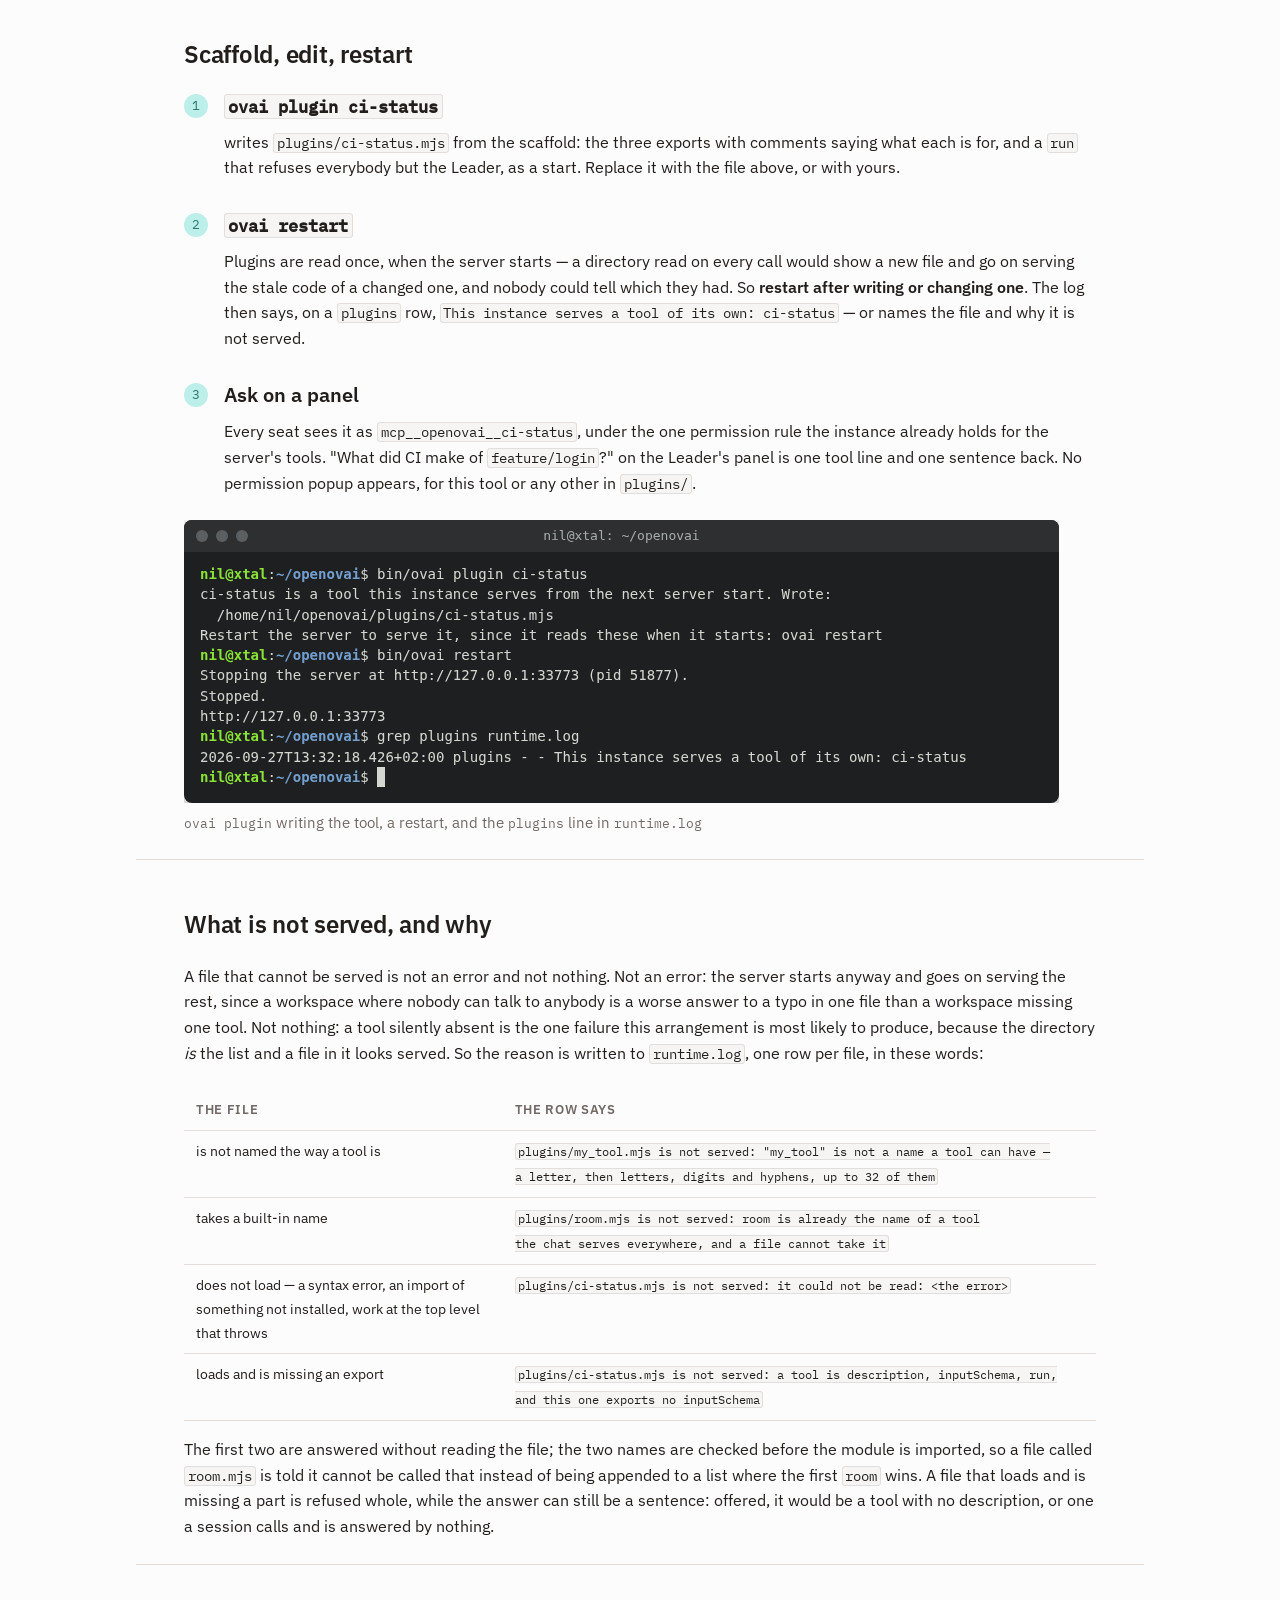
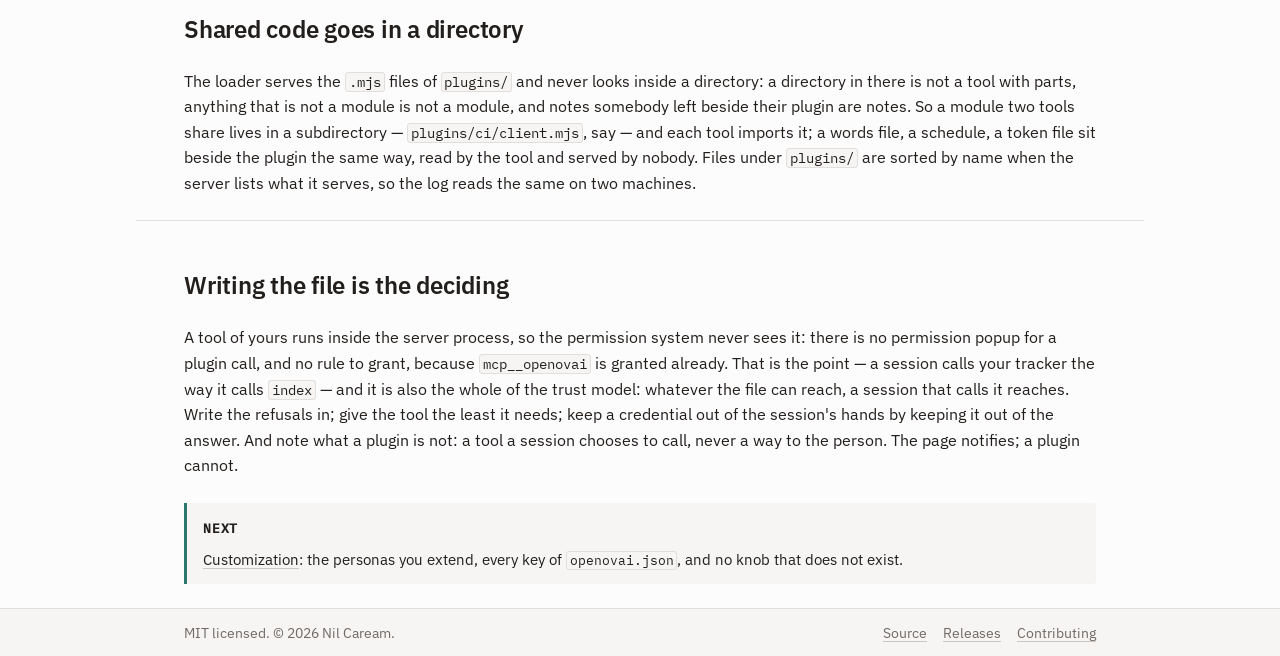
<file: plugins/index.html>
<!doctype html>
<html lang="en">
<head>
<meta charset="utf-8">
<meta name="viewport" content="width=device-width, initial-scale=1">
<title>Plugins: tools of your own — OpenOv AI</title>
<meta name="description" content="A file under plugins/ is a tool every session can call: three exports, a restart, no permission popup. The contract, what is refused and why, and one worked example built from scratch.">
<link rel="canonical" href="https://openov.ai/plugins/">
<meta property="og:type" content="website">
<meta property="og:url" content="https://openov.ai/plugins/">
<meta property="og:title" content="Plugins: tools of your own — OpenOv AI">
<meta property="og:description" content="The file is the tool. Three exports and a restart, and every session in the workspace can call it.">
<link rel="icon" href="/favicon.svg" type="image/svg+xml">
<!-- Fonts are served from this site. The page makes no third-party request of any kind. -->
<link rel="preload" href="/fonts/ibm-plex-sans-latin.woff2" as="font" type="font/woff2" crossorigin>
<link rel="preload" href="/fonts/ibm-plex-mono-400-latin.woff2" as="font" type="font/woff2" crossorigin>
<link rel="stylesheet" href="/style.css">
</head>
<body data-page="plugins">

<a class="skip" href="#main">Skip to content</a>

<header class="bar">
  <div class="wrap bar-in">
    <a class="mark" href="/"><img src="/favicon.svg" alt="" width="24" height="24">OpenOv AI</a>
    <nav>
      <a href="/how-it-works/">How it works</a>
      <a href="/install/">Install</a>
      <a href="https://github.com/nilcaream/openovai">GitHub</a>
      <button type="button" id="theme" class="ghost" hidden aria-label="Switch colour theme">Theme</button>
    </nav>
  </div>
  <nav class="docs" aria-label="Documentation">
    <div class="wrap docs-in">
      <a href="/how-it-works/">How it works</a>
      <a href="/install/">Install</a>
      <a href="/team/">Leader and Workers</a>
      <a href="/permissions/">Permissions</a>
      <a href="/knowledge/">Knowledge</a>
      <a href="/plugins/">Plugins</a>
      <a href="/customization/">Customization</a>
      <a href="/defaults/">Defaults</a>
      <a href="/faq/">FAQ</a>
      <a href="/reference/">Reference</a>
    </div>
  </nav>
</header>

<main id="main">

  <section class="wrap hero">
    <h1>Tools of your own</h1>
    <p class="lead">
      The nineteen tools the server serves are the ones every workspace wants. The ones only yours
      wants &mdash; the tracker your team files work in, the machine your builds run on &mdash; are
      written where the machine is known, beside the instance. A file under <code>plugins/</code>
      is a tool: three exports, a restart, and every session can call it.
    </p>
  </section>

  <section class="wrap prose">
    <h2 id="file">The file is the tool</h2>
    <div class="term">
<pre>~/workspace/bin/ovai plugin ci-status</pre>
    </div>
    <p>
      writes <code>plugins/ci-status.mjs</code> from a scaffold, and that is the whole of adding
      one. Its name is the tool's name, and the directory is the list: nothing is registered, no
      list is kept in step, and renaming a tool is renaming its file. A name is a letter, then
      letters, digits and hyphens, up to 32 of them &mdash; no underscore, because a permission rule
      for one tool of a server is spelled <code>mcp__&lt;server&gt;__&lt;tool&gt;</code>, and a name
      holding two of them would make a rule that named a different tool than the one you meant.
    </p>
    <p>
      <code>ovai plugin</code> refuses a name the server already serves (<code>room</code> is a
      name a tool can have; what is in the way is that this server already has one), and a name
      whose file is already there: what is in that file is somebody's work, and a command that
      quietly replaced it would be worse than the surprise it saved. <code>plugins/</code> sits at
      the instance directory, beside <code>desks/</code>, outside everything an update replaces.
    </p>
  </section>

  <section class="wrap prose">
    <h2 id="contract">The contract</h2>
    <p>A tool is three exports, and nothing else is read from the file:</p>
    <figure class="term">
<pre>export const description = "What it does, and what it refuses. A session reads this before calling.";
export const inputSchema = { type: "object", properties: {}, additionalProperties: false };
export function run(args, { seat, role, root, config }) {
  return { text: `${seat} called, and this workspace lives at ${root}` };
}</pre>
    </figure>
    <dl>
      <dt>description</dt>
      <dd>What a session reads before it decides whether to call this at all. Say what it does
        <em>and</em> what it refuses: a session that cannot tell will either not call it or call
        it wrongly.</dd>
      <dt>inputSchema</dt>
      <dd>What the call may carry, as a JSON schema. Every property wants a description of its own
        &mdash; it is the only place a session is told what to put there &mdash; and
        <code>required</code> says which of them it cannot leave out.</dd>
      <dt>run(args, context)</dt>
      <dd>The work. <code>args</code> is what the call carried. The context is what the server knows
        about the caller: <code>seat</code> is who is calling, resolved from the process's secret and
        never from anything the session says; <code>role</code> is <code>Leader</code> or
        <code>Worker</code>; <code>root</code> is where the instance is, as an absolute path &mdash;
        the one thing the file cannot work out for itself, since an instance records no path
        anywhere; <code>config</code> is <code>openovai.json</code>, the names of the User and the
        Leader included. It may be <code>async</code>.</dd>
    </dl>
    <p>
      Answer <code>{ text }</code> with what to tell the caller, or <code>{ refused }</code> with
      why not. A refusal is an answer: it arrives as words the calling session reads and can act on,
      rather than as a call that failed. There is no third shape &mdash; a handler that forgets to
      return is answered for by the server, with a refusal naming the file and what it answered
      instead, so silence never reaches the model. Whatever <code>run</code> throws is caught and
      reaches the caller the same way, naming the file; the server and everybody working in it
      survive a bad afternoon in there. A tool of yours is offered to everybody and refuses in its
      own words if it is the Leader's.
    </p>
  </section>

  <section class="wrap prose">
    <h2 id="example">One from scratch: what is on CI for this branch</h2>
    <p>
      A team that keeps asking "did the build of my branch pass?" gives the question to the
      sessions. The whole tool is
      <a href="/plugins/example/ci-status.mjs"><code>ci-status.mjs</code></a>, thirty-five lines with
      its comments:
    </p>
    <figure class="term">
<pre>const CI = "https://ci.example.com";

export const description =
  "The last build of a branch on CI: its state and where its log is. Read-only: it starts " +
  "nothing and cancels nothing. Refuses a branch name that is not a plain ref.";

export const inputSchema = {
  type: "object",
  properties: {
    branch: { type: "string", description: "The branch, as git names it: main, feature/login." },
  },
  required: ["branch"],
  additionalProperties: false,
};

export async function run({ branch }, { seat }) {
  if (!/^[A-Za-z0-9][A-Za-z0-9._/-]*$/.test(branch)) {
    return { refused: `${branch} is not a branch name this tool asks CI about` };
  }
  const response = await fetch(`${CI}/api/builds?branch=${encodeURIComponent(branch)}&amp;limit=1`);
  if (!response.ok) {
    return { refused: `CI answered ${response.status} for ${branch}` };
  }
  const [build] = await response.json();
  if (build === undefined) {
    return { text: `no build of ${branch} on CI yet` };
  }
  return { text: `${branch}: ${build.state}, build #${build.number}, `
               + `log at ${build.url} (asked by ${seat})` };
}</pre>
    </figure>
    <p>Read it top to bottom, it is the contract in order:</p>
    <ol class="steps">
      <li>
        <h3>The description says what it refuses</h3>
        <p>"Read-only: it starts nothing and cancels nothing" is there for the session, not for
          you: a Leader that has been told this does not reach for it to rerun a build, and does not
          ask you whether it may.</p>
      </li>
      <li>
        <h3>The schema names the one thing a call carries</h3>
        <p>One property, described in git's own words, required, and nothing else allowed. A
          session gets this text and nothing more when it decides what to put there.</p>
      </li>
      <li>
        <h3>The first thing <code>run</code> does is refuse</h3>
        <p>A branch name that is not a plain ref is answered with <code>{ refused }</code> before
          anything leaves the machine. A refusal is words the session reads; it is not a failure,
          and the turn goes on.</p>
      </li>
      <li>
        <h3>Then it asks, and answers in one line</h3>
        <p>The state, the build number, where the log is &mdash; and who asked, from
          <code>seat</code>, which the session cannot forge. An answer a session can paste into its
          reply as it is. A CI that is down is a refusal with the status code, never a throw.</p>
      </li>
    </ol>
    <div class="callout callout-warn">
      <b>What this example does not do</b>
      <p>It has not been run against a CI server: <code>ci.example.com</code> and the JSON shape
        &mdash; a list with <code>state</code>, <code>number</code>, <code>url</code> &mdash; are
        stand-ins for whatever yours answers, and the first thing to change. It carries no
        credential; a CI that needs one gets it from a file beside the plugin or from the
        environment the server was started in, never from the session calling. And it never starts,
        restarts or cancels anything &mdash; a tool that could would have to say so in its
        description.</p>
    </div>
  </section>

  <section class="wrap prose">
    <h2 id="restart">Scaffold, edit, restart</h2>
    <ol class="steps">
      <li>
        <h3><code>ovai plugin ci-status</code></h3>
        <p>writes <code>plugins/ci-status.mjs</code> from the scaffold: the three exports with
          comments saying what each is for, and a <code>run</code> that refuses everybody but the
          Leader, as a start. Replace it with the file above, or with yours.</p>
      </li>
      <li>
        <h3><code>ovai restart</code></h3>
        <p>Plugins are read once, when the server starts &mdash; a directory read on every call
          would show a new file and go on serving the stale code of a changed one, and nobody could
          tell which they had. So <strong>restart after writing or changing one</strong>. The log
          then says, on a <code>plugins</code> row, <code>This instance serves a tool of its own: <wbr>ci-status</code>
          &mdash; or names the file and why it is not served.</p>
      </li>
      <li>
        <h3>Ask on a panel</h3>
        <p>Every seat sees it as <code>mcp__openovai__ci-status</code>, under the one permission
          rule the instance already holds for the server's tools. "What did CI make of
          <code>feature/login</code>?" on the Leader's panel is one tool line and one sentence back.
          No permission popup appears, for this tool or any other in <code>plugins/</code>.</p>
      </li>
    </ol>
    <figure class="shot">
      <a href="/media/media-16.png"><img src="/media/media-16.png" width="875" height="283" alt=""></a>
      <figcaption><code>ovai plugin</code> writing the tool, a restart, and the <code>plugins</code> line in <code>runtime.log</code></figcaption>
    </figure>
  </section>

  <section class="wrap prose">
    <h2 id="refused">What is not served, and why</h2>
    <p>
      A file that cannot be served is not an error and not nothing. Not an error: the server starts
      anyway and goes on serving the rest, since a workspace where nobody can talk to anybody is a
      worse answer to a typo in one file than a workspace missing one tool. Not nothing: a tool
      silently absent is the one failure this arrangement is most likely to produce, because the
      directory <em>is</em> the list and a file in it looks served. So the reason is written to
      <code>runtime.log</code>, one row per file, in these words:
    </p>
    <div class="table">
      <table>
        <thead><tr><th>the file</th><th>the row says</th></tr></thead>
        <tbody>
          <tr><td>is not named the way a tool is</td><td><code>plugins/my_tool.mjs is not served: <wbr>"my_tool" is not a name a tool can have — <wbr>a letter, then letters, digits and hyphens, <wbr>up to 32 of them</code></td></tr>
          <tr><td>takes a built-in name</td><td><code>plugins/room.mjs is not served: <wbr>room is already the name of a tool <wbr>the chat serves everywhere, <wbr>and a file cannot take it</code></td></tr>
          <tr><td>does not load &mdash; a syntax error, an import of something not installed, work at the top level that throws</td><td><code>plugins/ci-status.mjs is not served: <wbr>it could not be read: <wbr>&lt;the error&gt;</code></td></tr>
          <tr><td>loads and is missing an export</td><td><code>plugins/ci-status.mjs is not served: <wbr>a tool is description, inputSchema, run, <wbr>and this one exports no inputSchema</code></td></tr>
        </tbody>
      </table>
    </div>
    <p>
      The first two are answered without reading the file; the two names are checked before the
      module is imported, so a file called <code>room.mjs</code> is told it cannot be called that
      instead of being appended to a list where the first <code>room</code> wins. A file that loads
      and is missing a part is refused whole, while the answer can still be a sentence: offered, it
      would be a tool with no description, or one a session calls and is answered by nothing.
    </p>
  </section>

  <section class="wrap prose">
    <h2 id="modules">Shared code goes in a directory</h2>
    <p>
      The loader serves the <code>.mjs</code> files of <code>plugins/</code> and never looks inside
      a directory: a directory in there is not a tool with parts, anything that is not a module is
      not a module, and notes somebody left beside their plugin are notes. So a module two tools
      share lives in a subdirectory &mdash; <code>plugins/ci/client.mjs</code>, say &mdash; and each
      tool imports it; a words file, a schedule, a token file sit beside the plugin the same way,
      read by the tool and served by nobody. Files under <code>plugins/</code> are sorted by name
      when the server lists what it serves, so the log reads the same on two machines.
    </p>
  </section>

  <section class="wrap prose">
    <h2 id="trust">Writing the file is the deciding</h2>
    <p>
      A tool of yours runs inside the server process, so the permission system never sees it:
      there is no permission popup for a plugin call, and no rule to grant, because <code>mcp__openovai</code>
      is granted already. That is the point &mdash; a session calls your tracker the way it calls
      <code>index</code> &mdash; and it is also the whole of the trust model: whatever the file can
      reach, a session that calls it reaches. Write the refusals in; give the tool the least it
      needs; keep a credential out of the session's hands by keeping it out of the answer. And note
      what a plugin is not: a tool a session chooses to call, never a way to the person. The page
      notifies; a plugin cannot.
    </p>
    <div class="callout">
      <b>Next</b>
      <p><a href="/customization/">Customization</a>: the personas you extend, every key of
        <code>openovai.json</code>, and no knob that does not exist.</p>
    </div>
  </section>

</main>

<footer class="bar bar-foot">
  <div class="wrap bar-in">
    <span>MIT licensed. &copy; 2026 Nil Caream.</span>
    <nav>
      <a href="https://github.com/nilcaream/openovai">Source</a>
      <a href="https://github.com/nilcaream/openovai/blob/main/NOTES.md">Releases</a>
      <a href="https://github.com/nilcaream/openovai/blob/main/CONTRIBUTING.md">Contributing</a>
    </nav>
  </div>
</footer>

<script>
// Everything below is an enhancement. With JavaScript off the page is complete:
// the theme follows prefers-color-scheme and the install command is selectable text.
(function () {
  "use strict";

  var root = document.documentElement;
  var toggle = document.getElementById("theme");

  try {
    var saved = localStorage.getItem("theme");
    if (saved === "dark" || saved === "light") root.setAttribute("data-theme", saved);
  } catch (e) { /* private mode, blocked storage: the media query still decides */ }

  if (toggle) {
    toggle.hidden = false;
    toggle.addEventListener("click", function () {
      var dark = getComputedStyle(root).getPropertyValue("--is-dark").trim() === "1";
      var next = dark ? "light" : "dark";
      root.setAttribute("data-theme", next);
      try { localStorage.setItem("theme", next); } catch (e) { /* nothing to do */ }
    });
  }

  document.querySelectorAll("[data-copy]").forEach(function (button) {
    var pre = document.getElementById(button.getAttribute("data-copy") + "-cmd");
    if (!pre || !navigator.clipboard) return;
    button.hidden = false;
    button.addEventListener("click", function () {
      navigator.clipboard.writeText(pre.textContent).then(function () {
        var was = button.textContent;
        button.textContent = "Copied";
        setTimeout(function () { button.textContent = was; }, 1200);
      });
    });
  });
})();
</script>

</body>
</html>
</file>
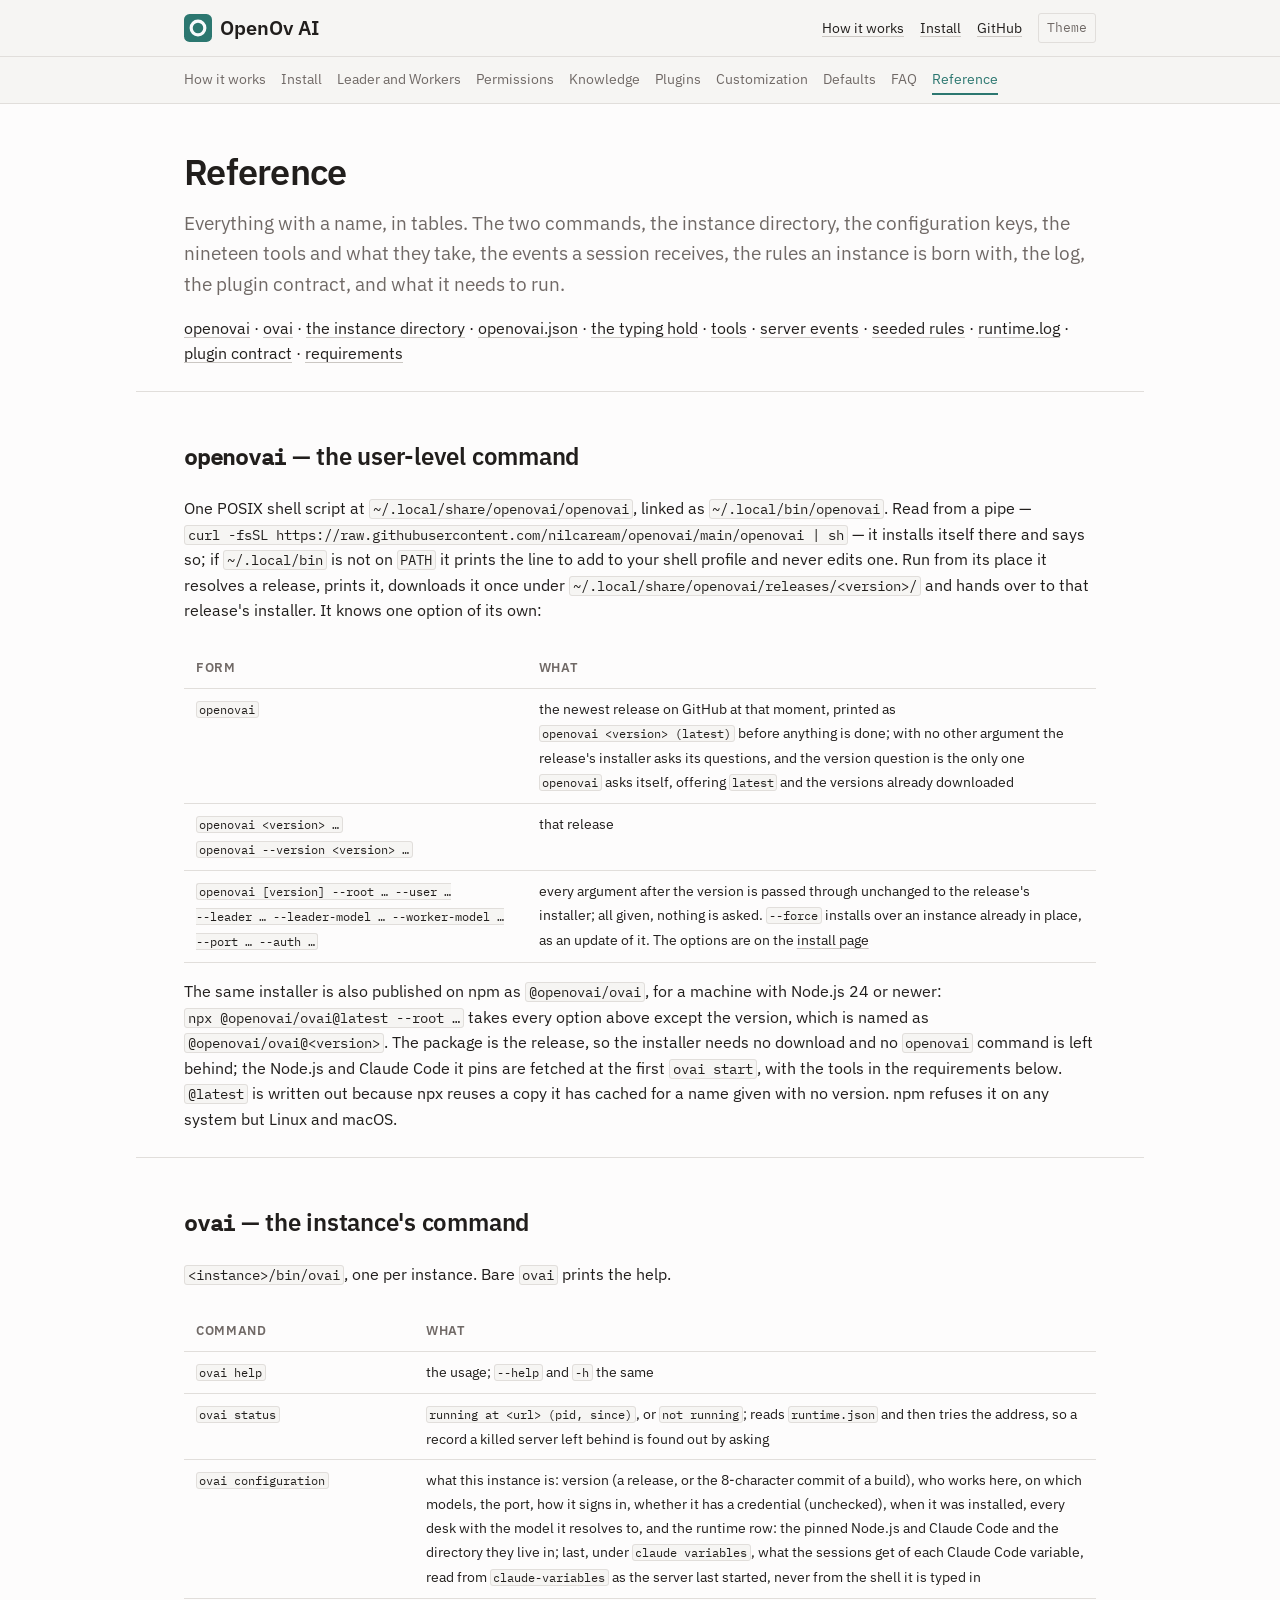
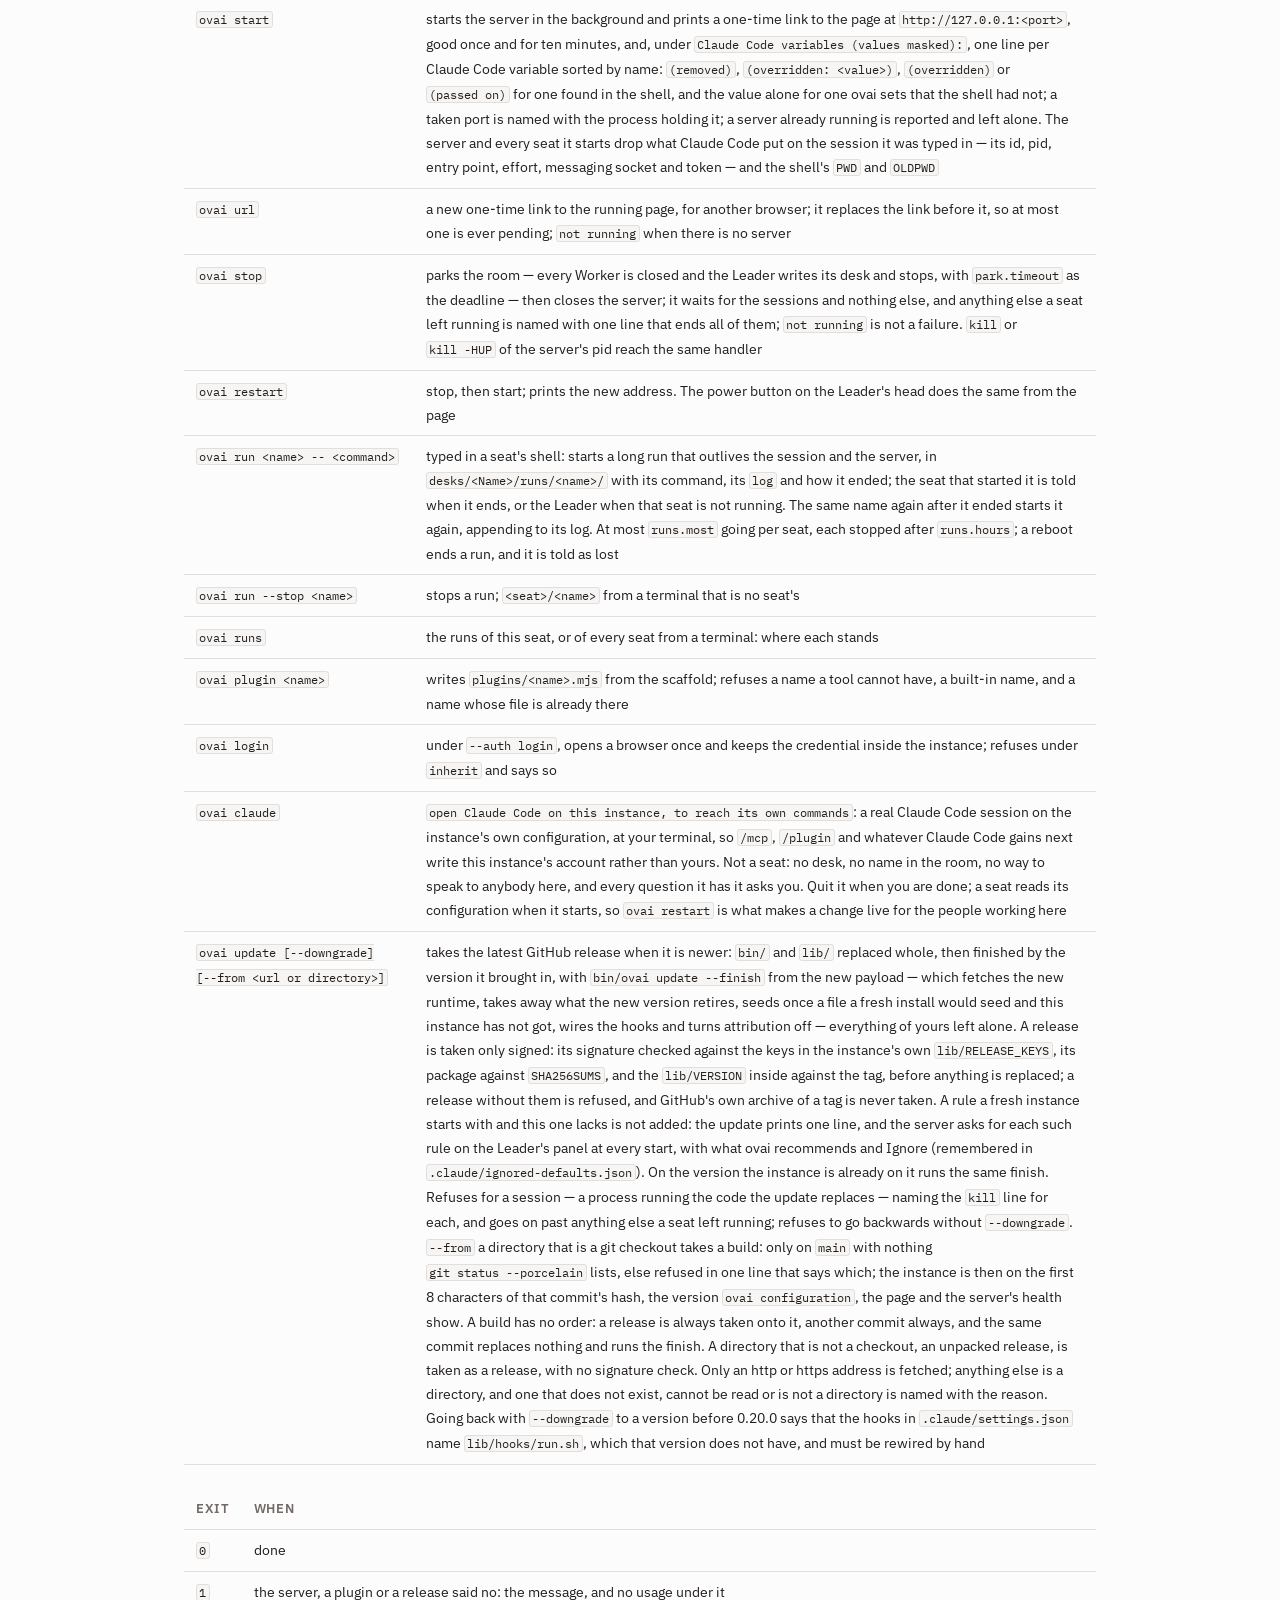
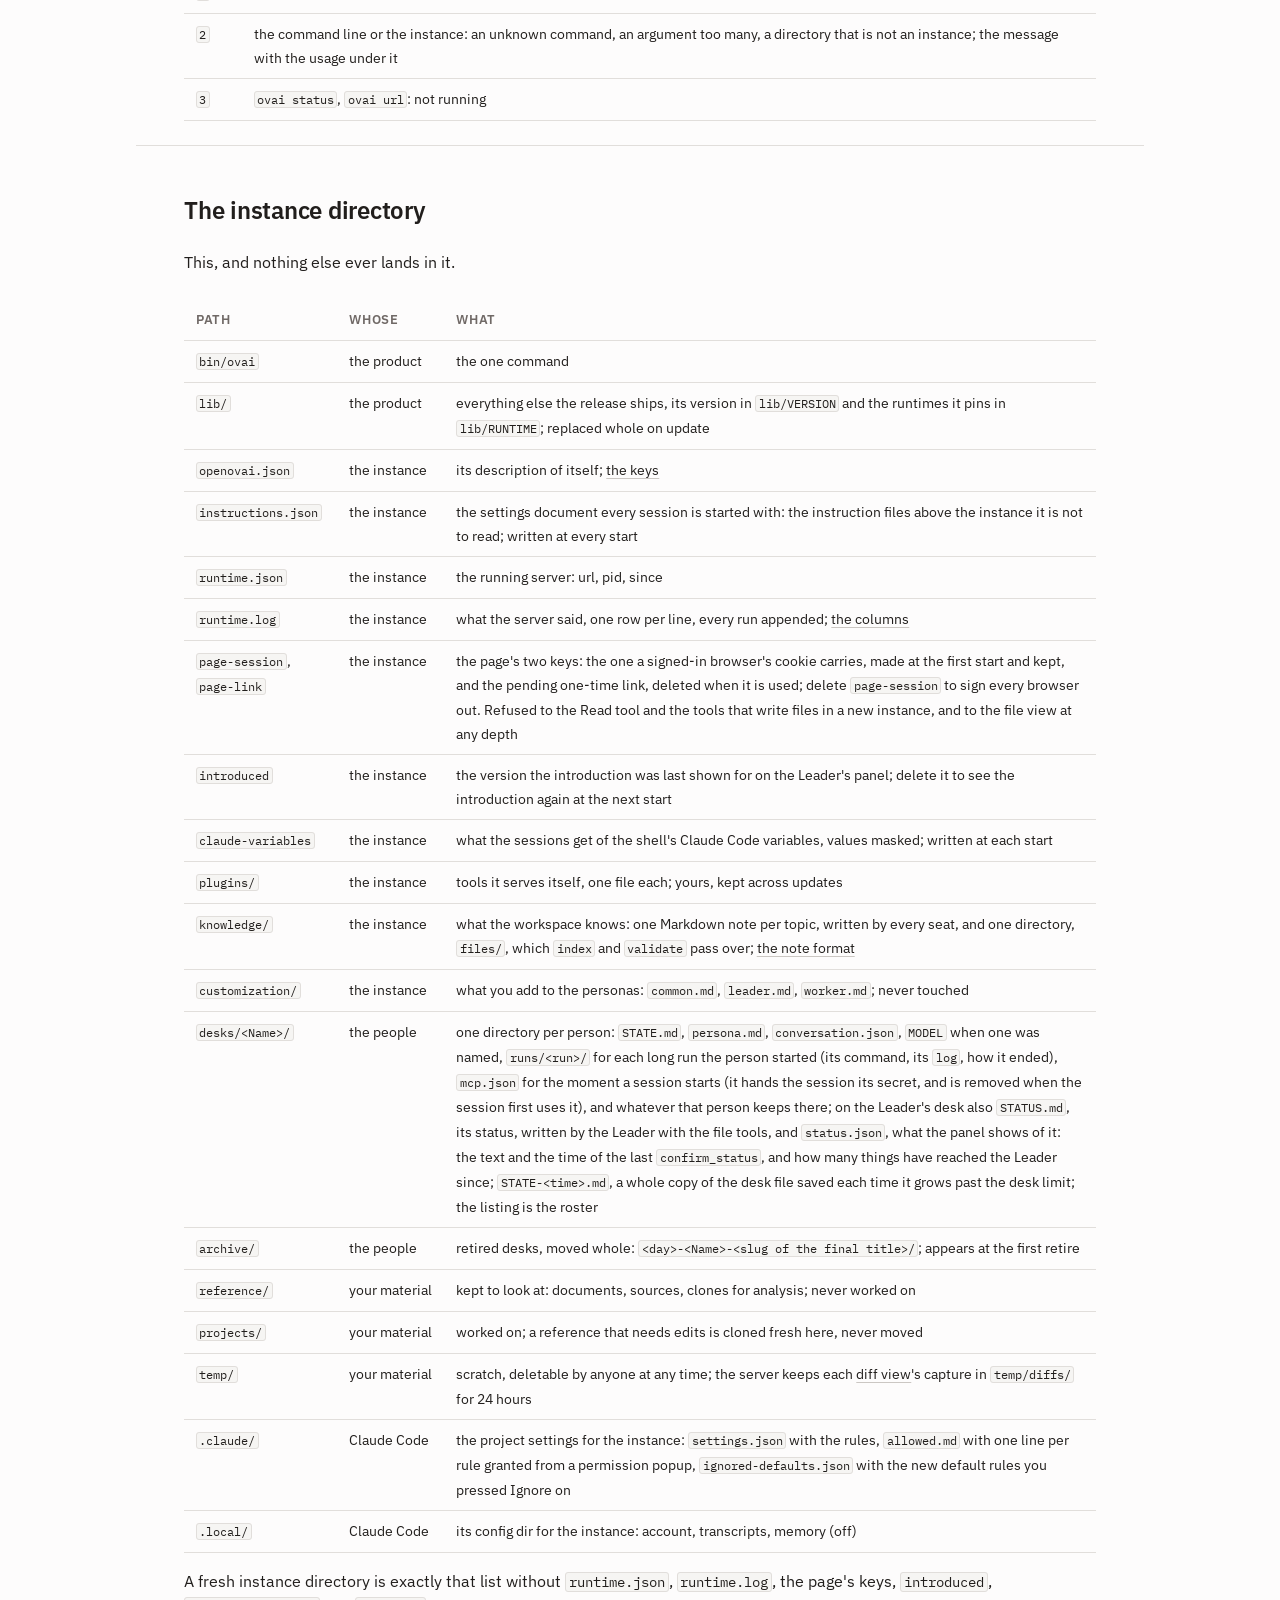
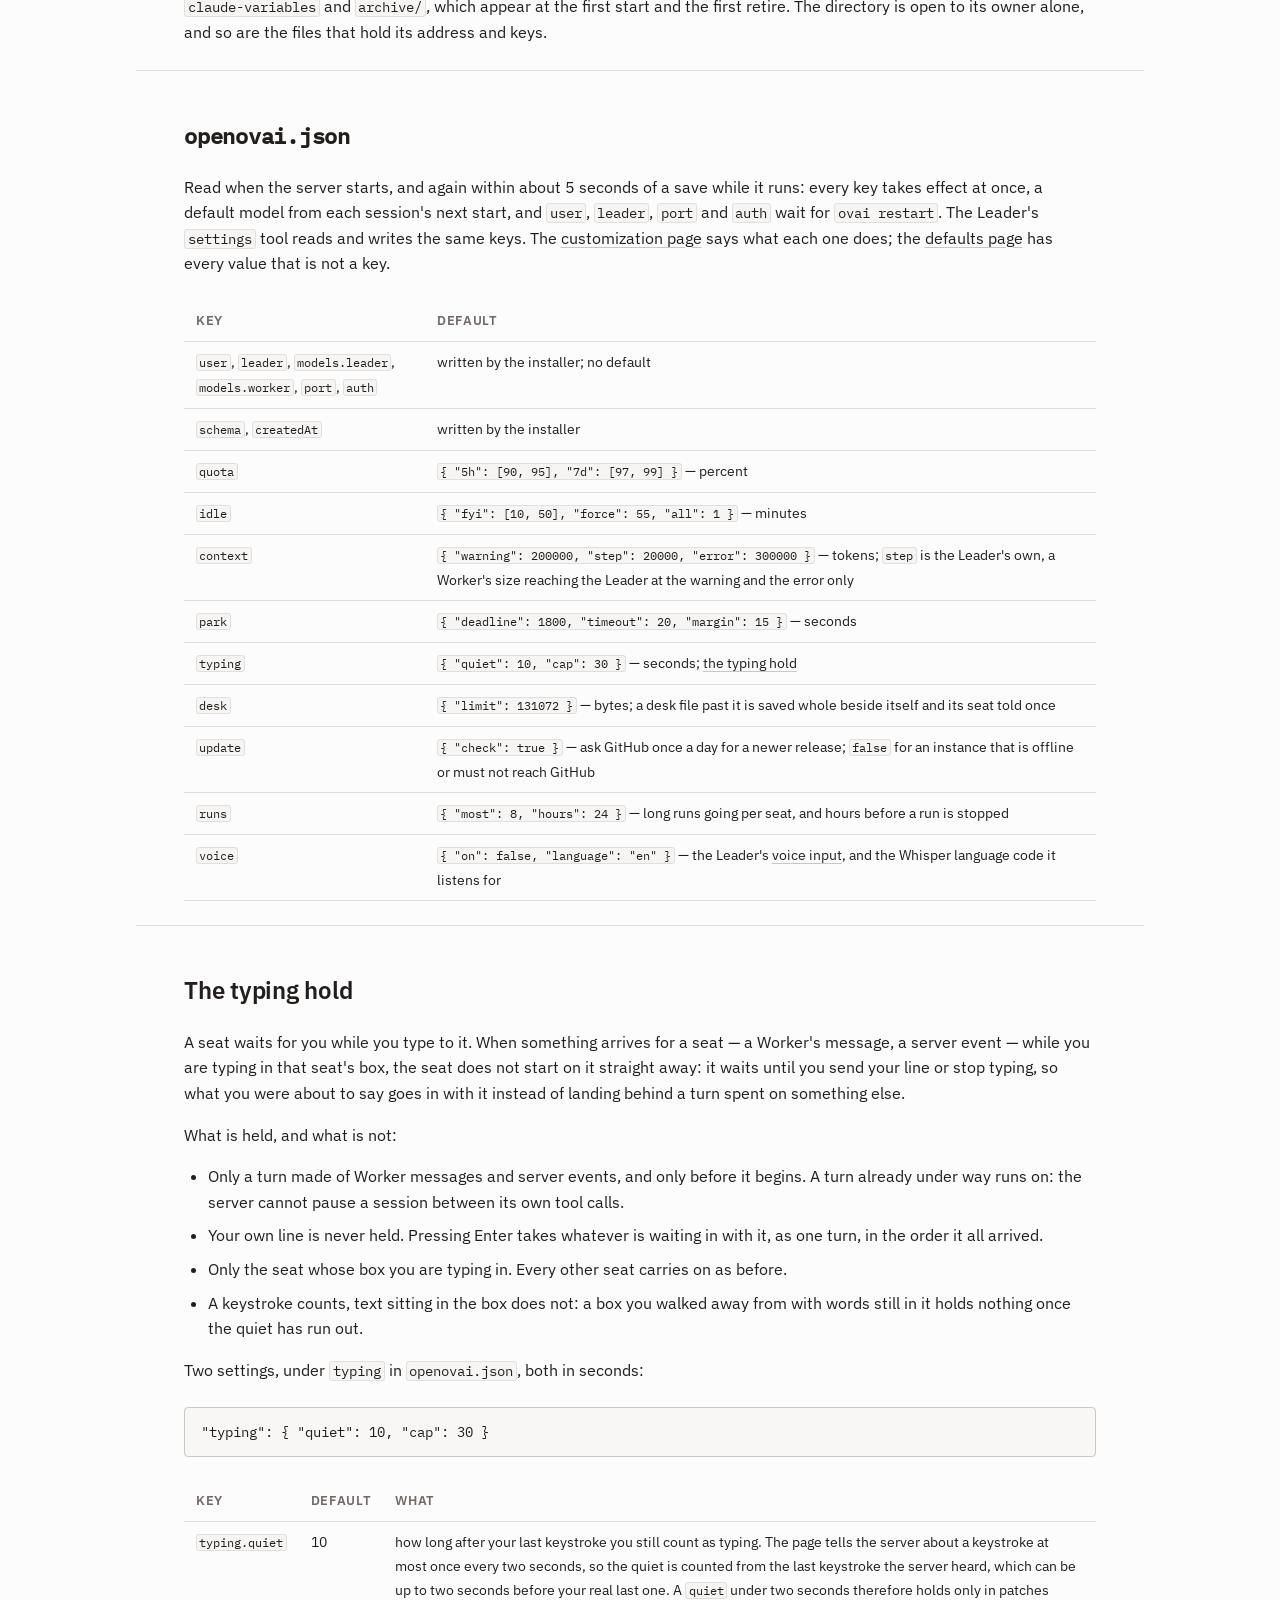
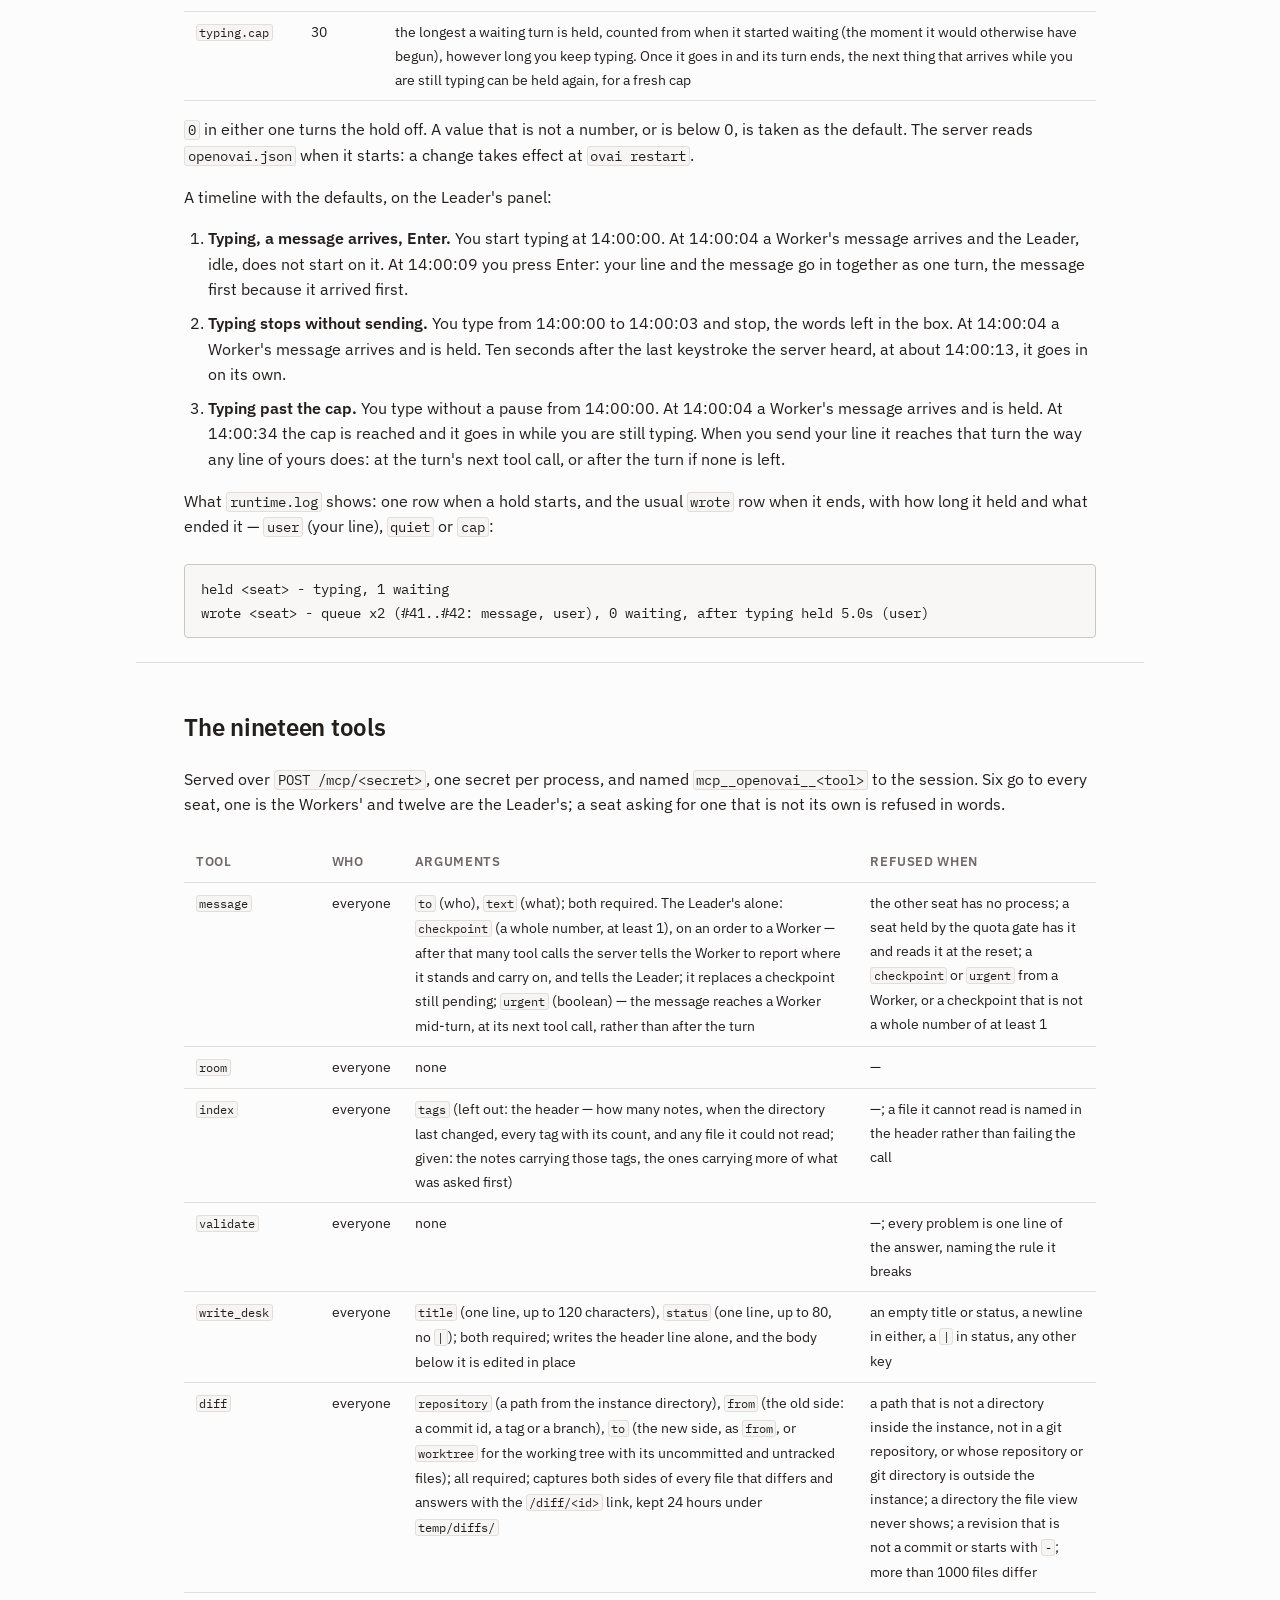
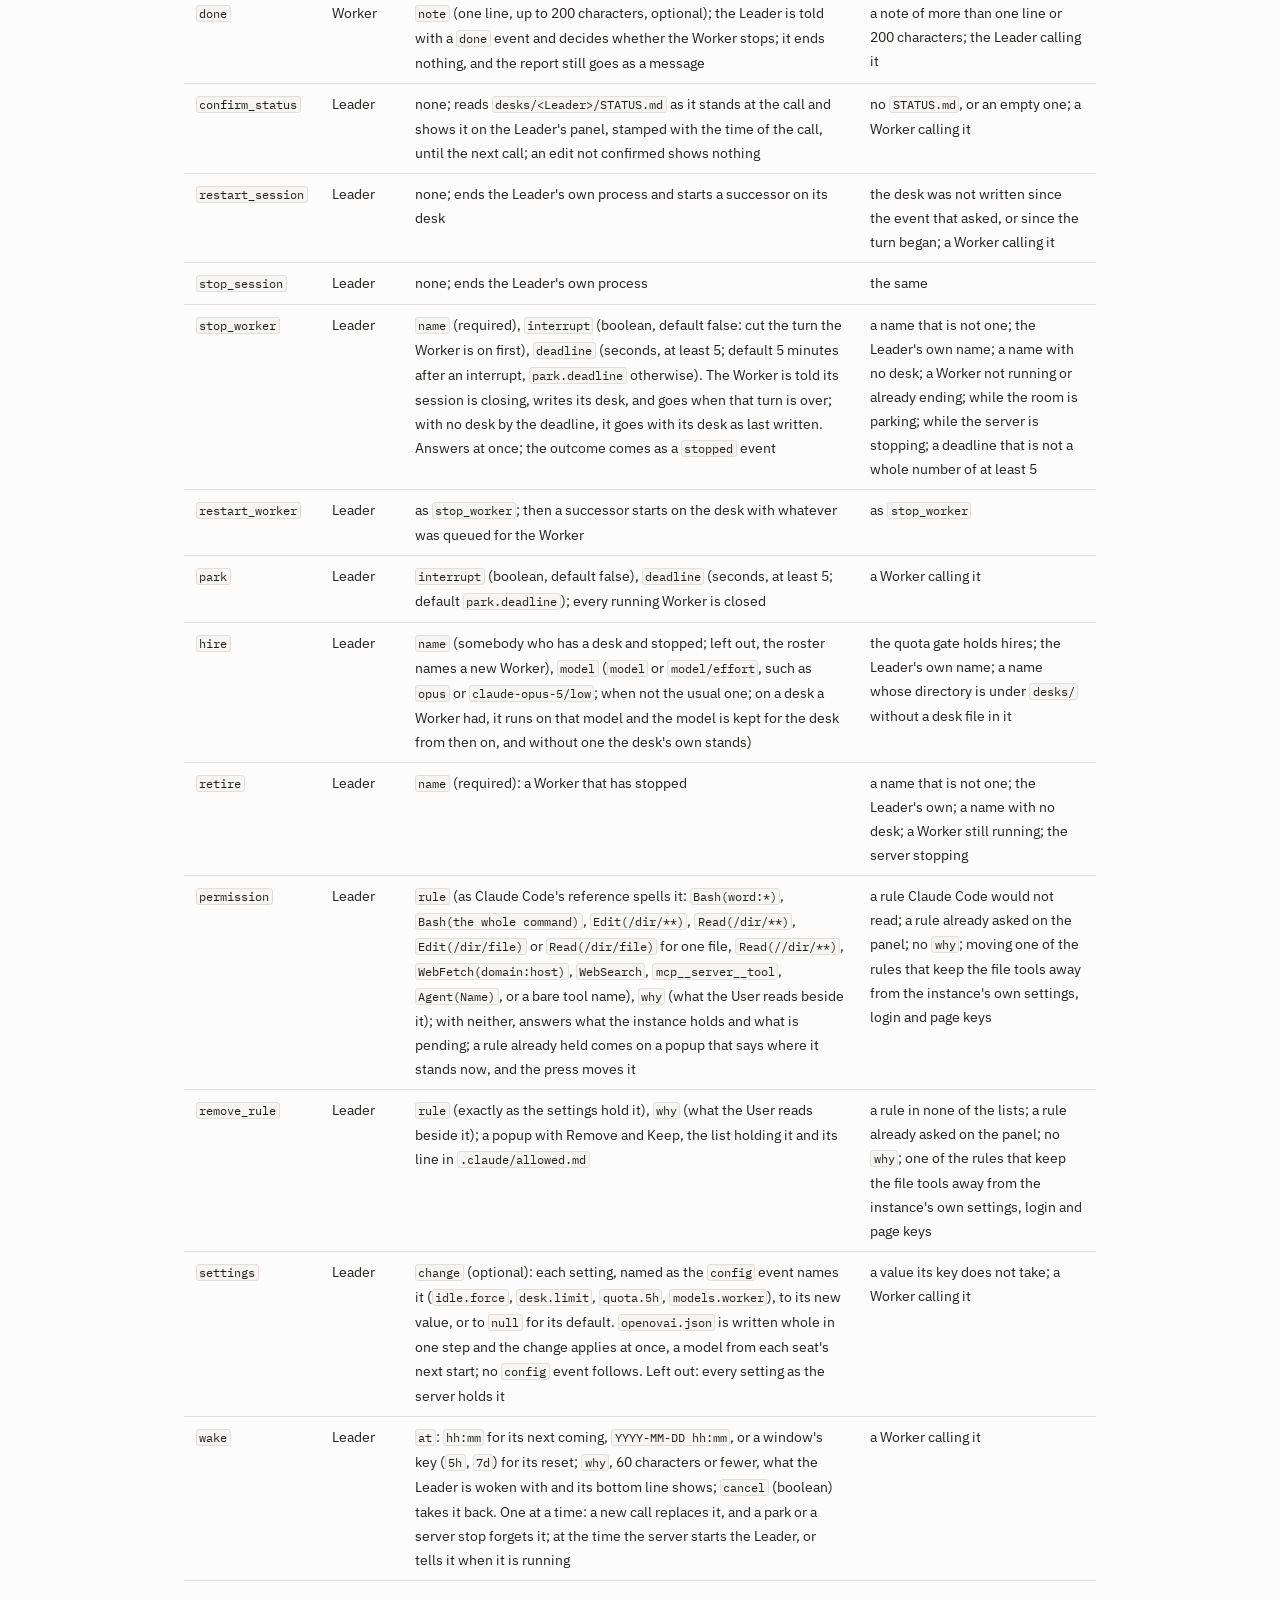
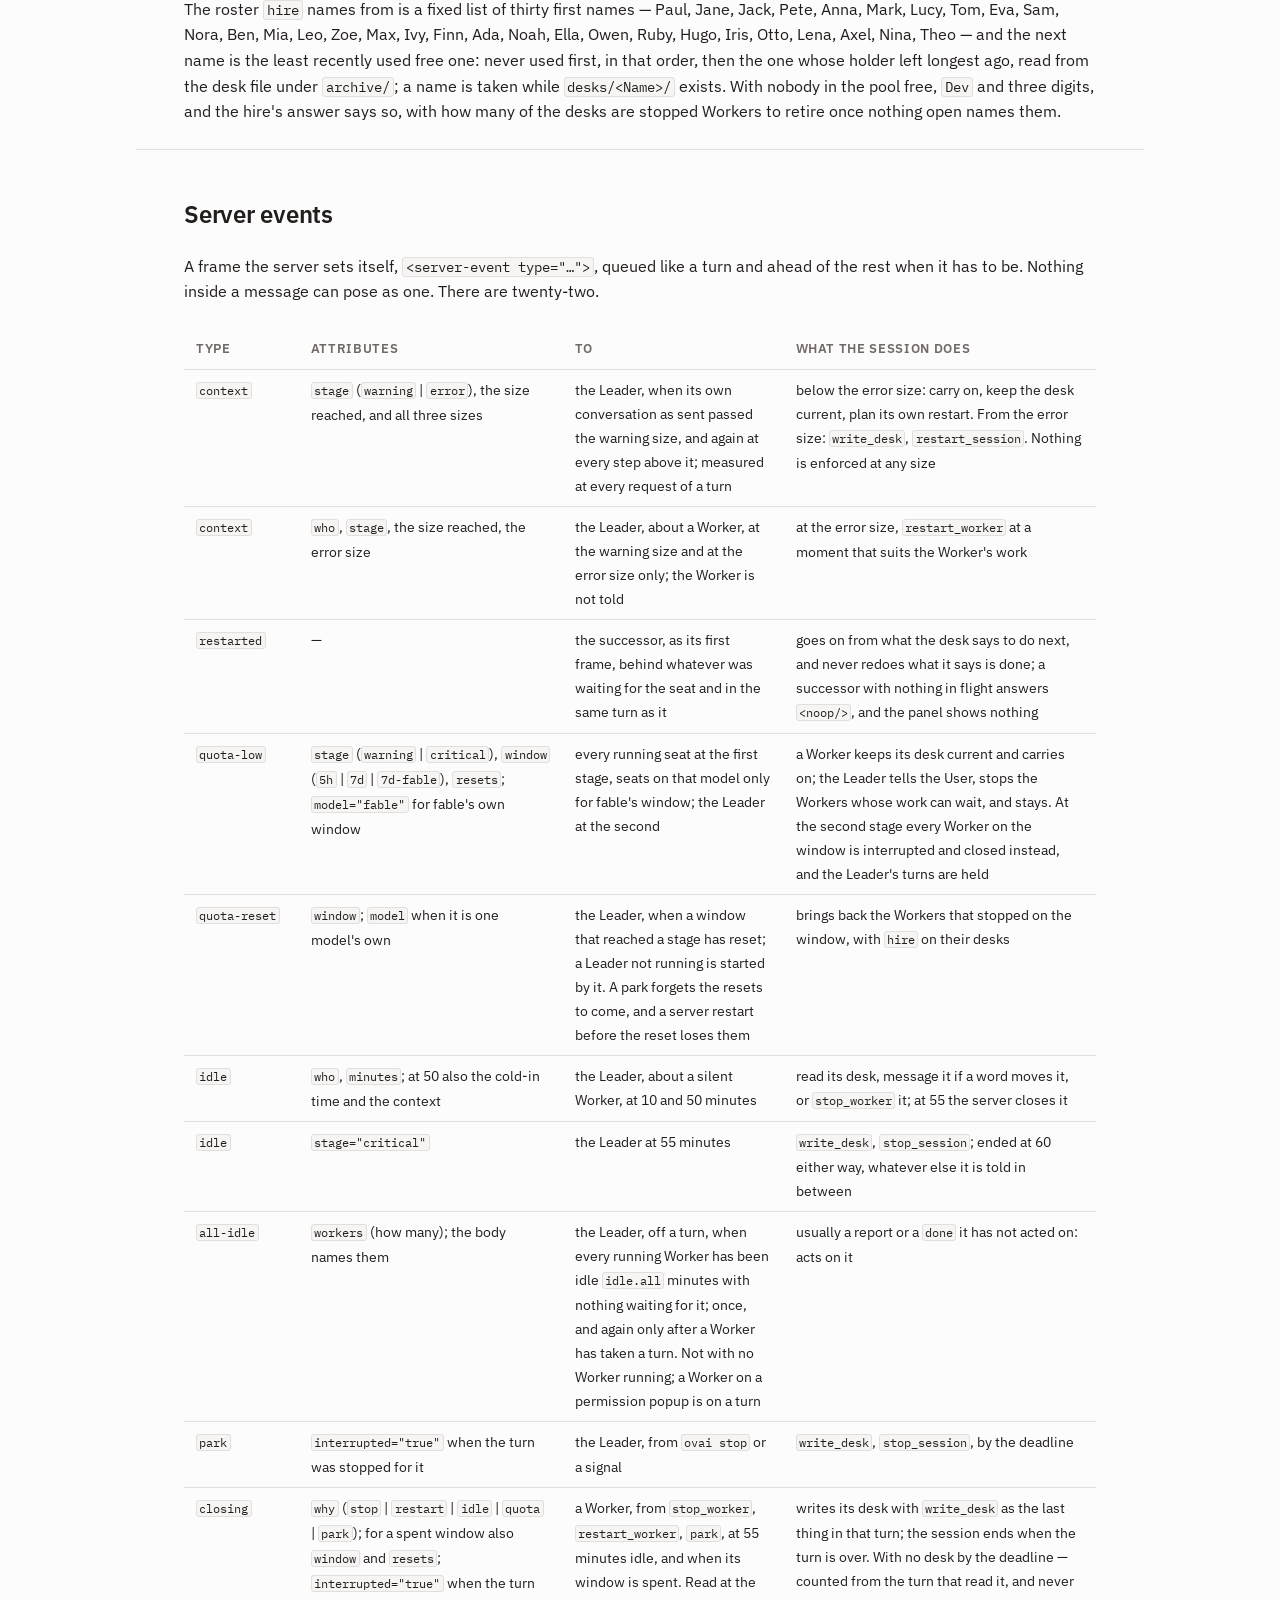
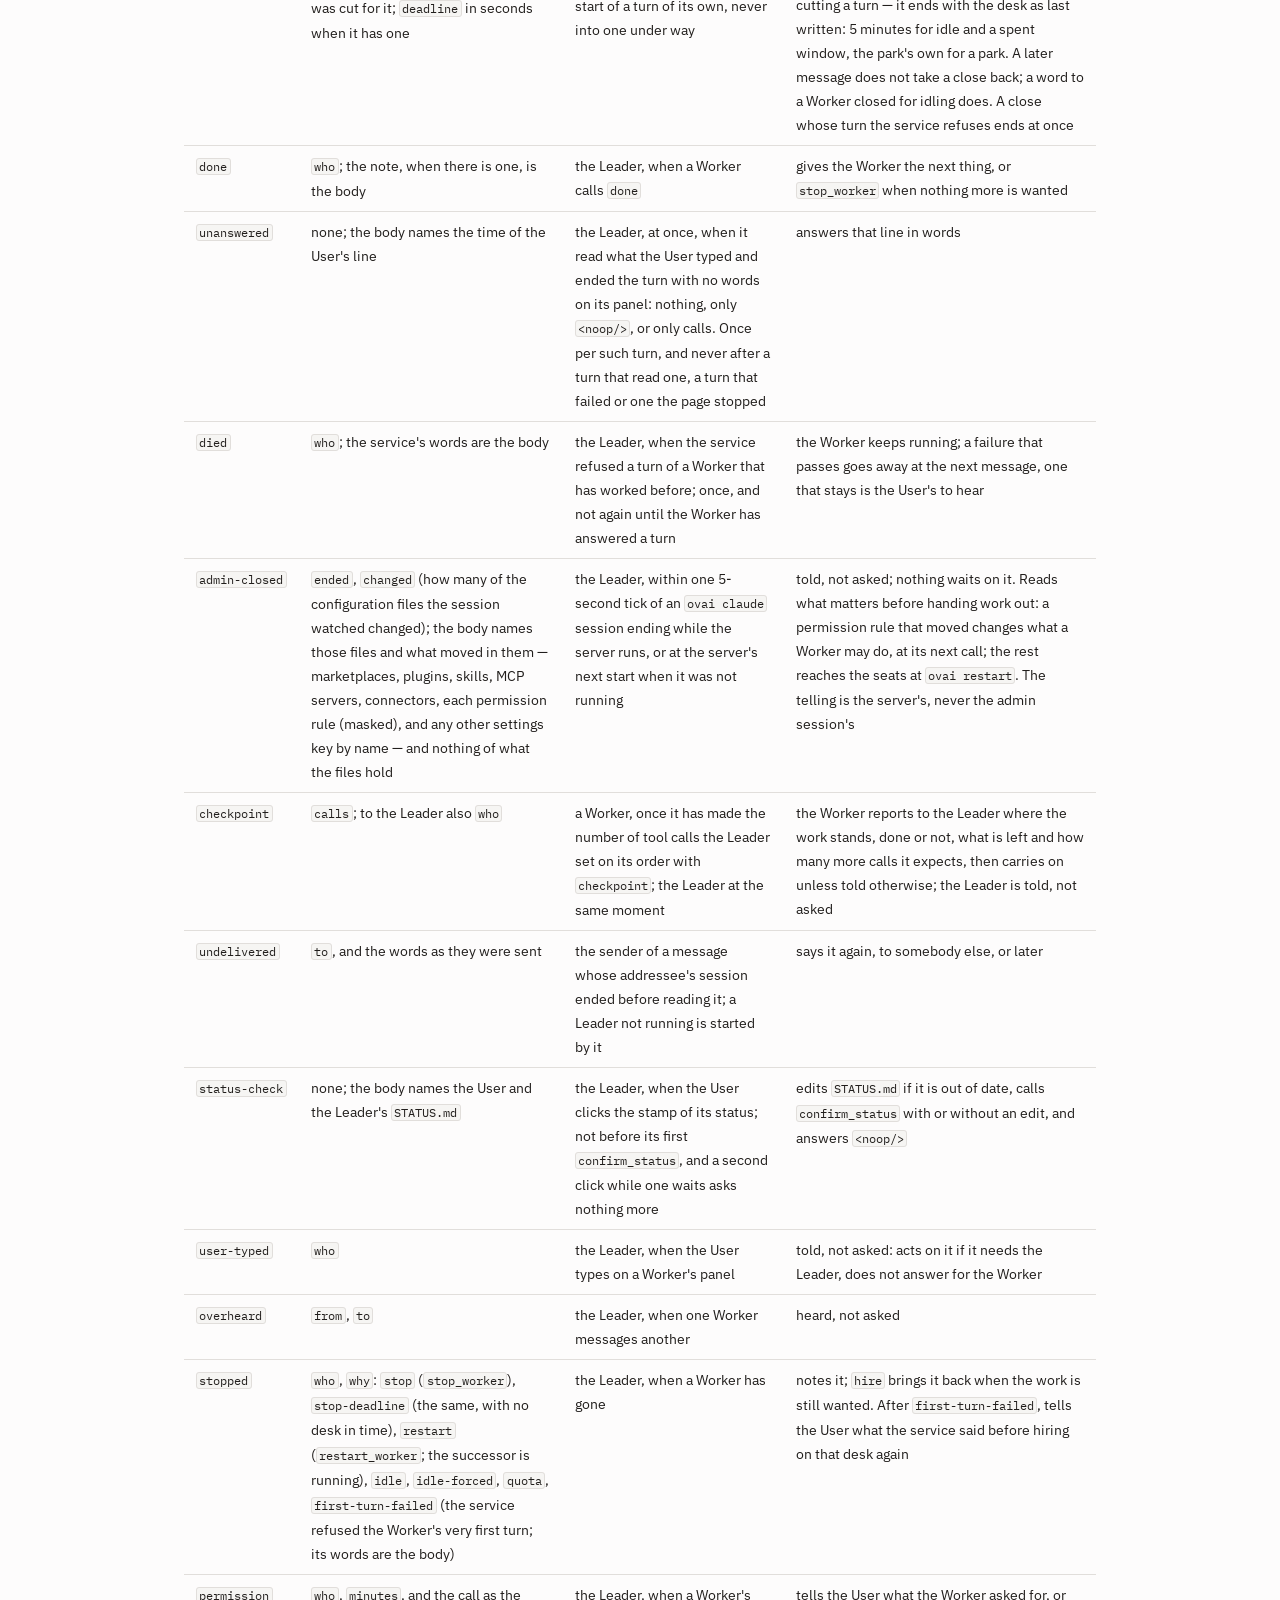
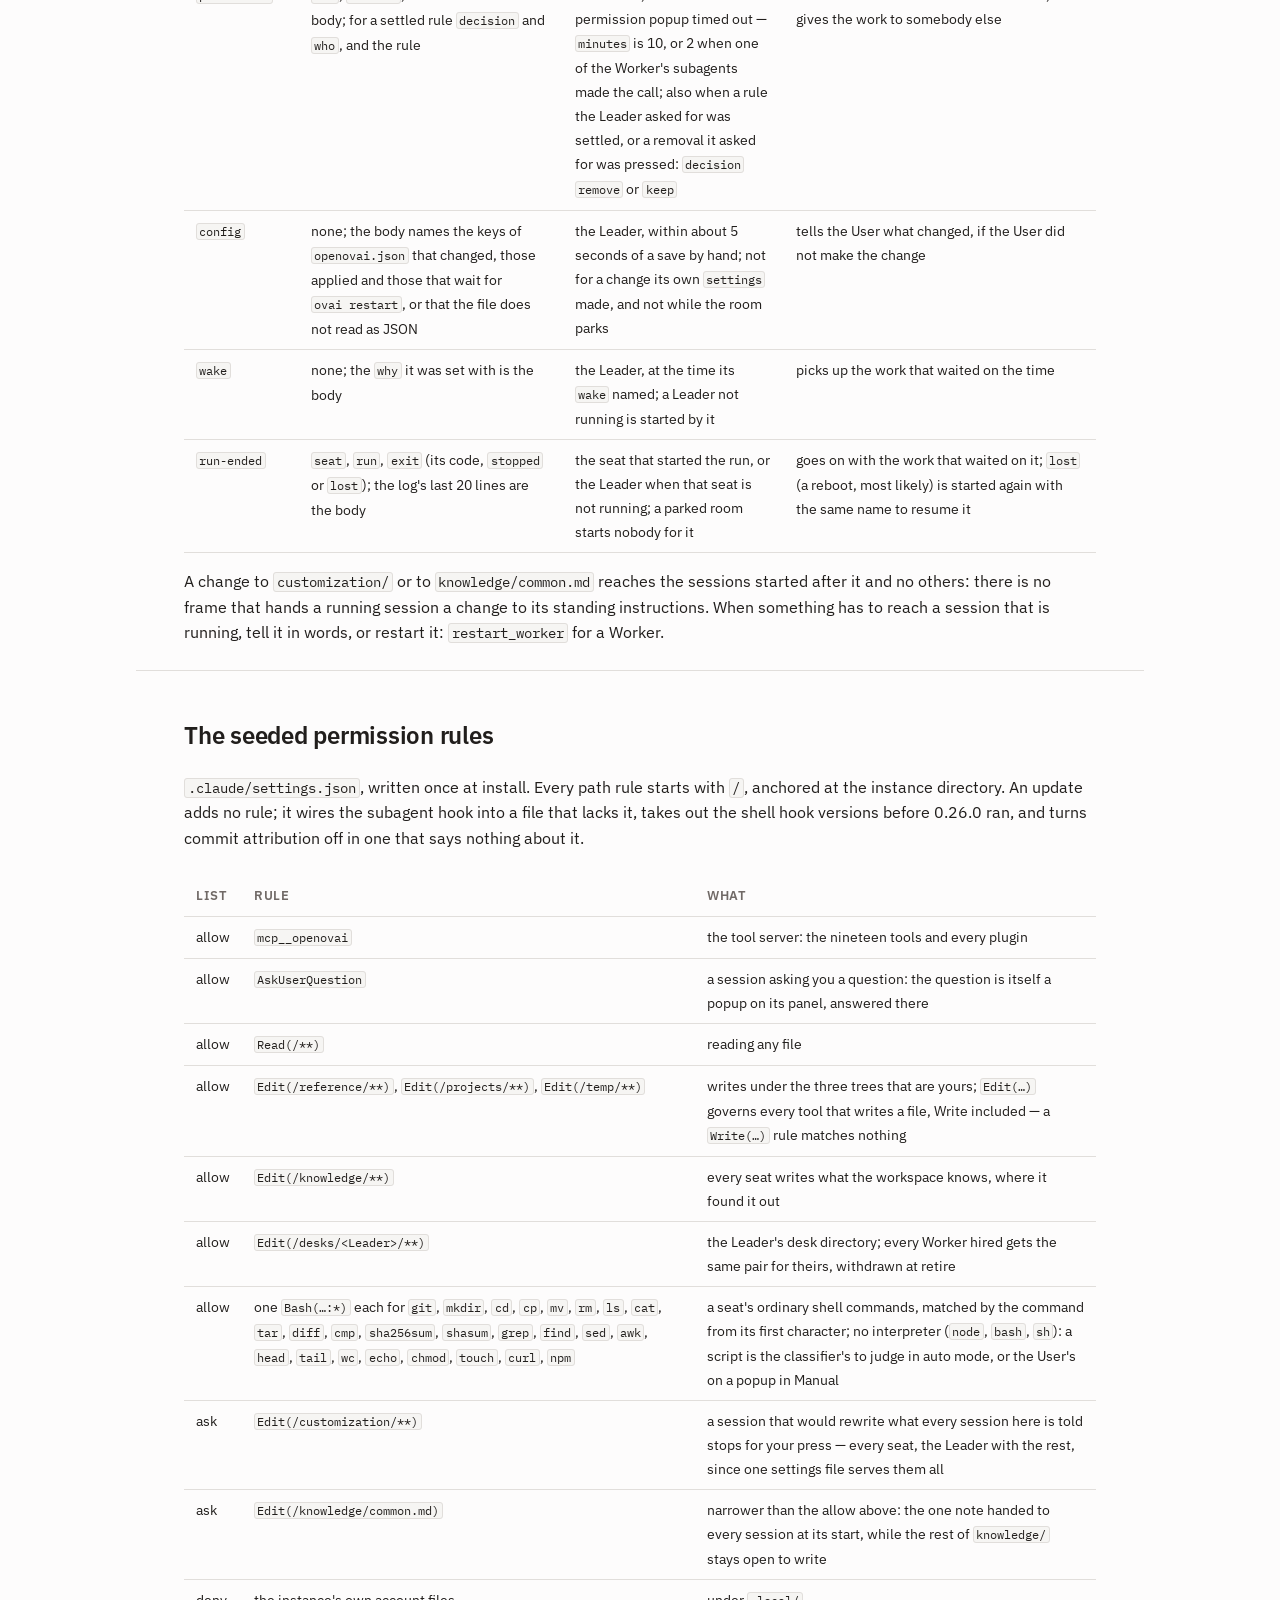
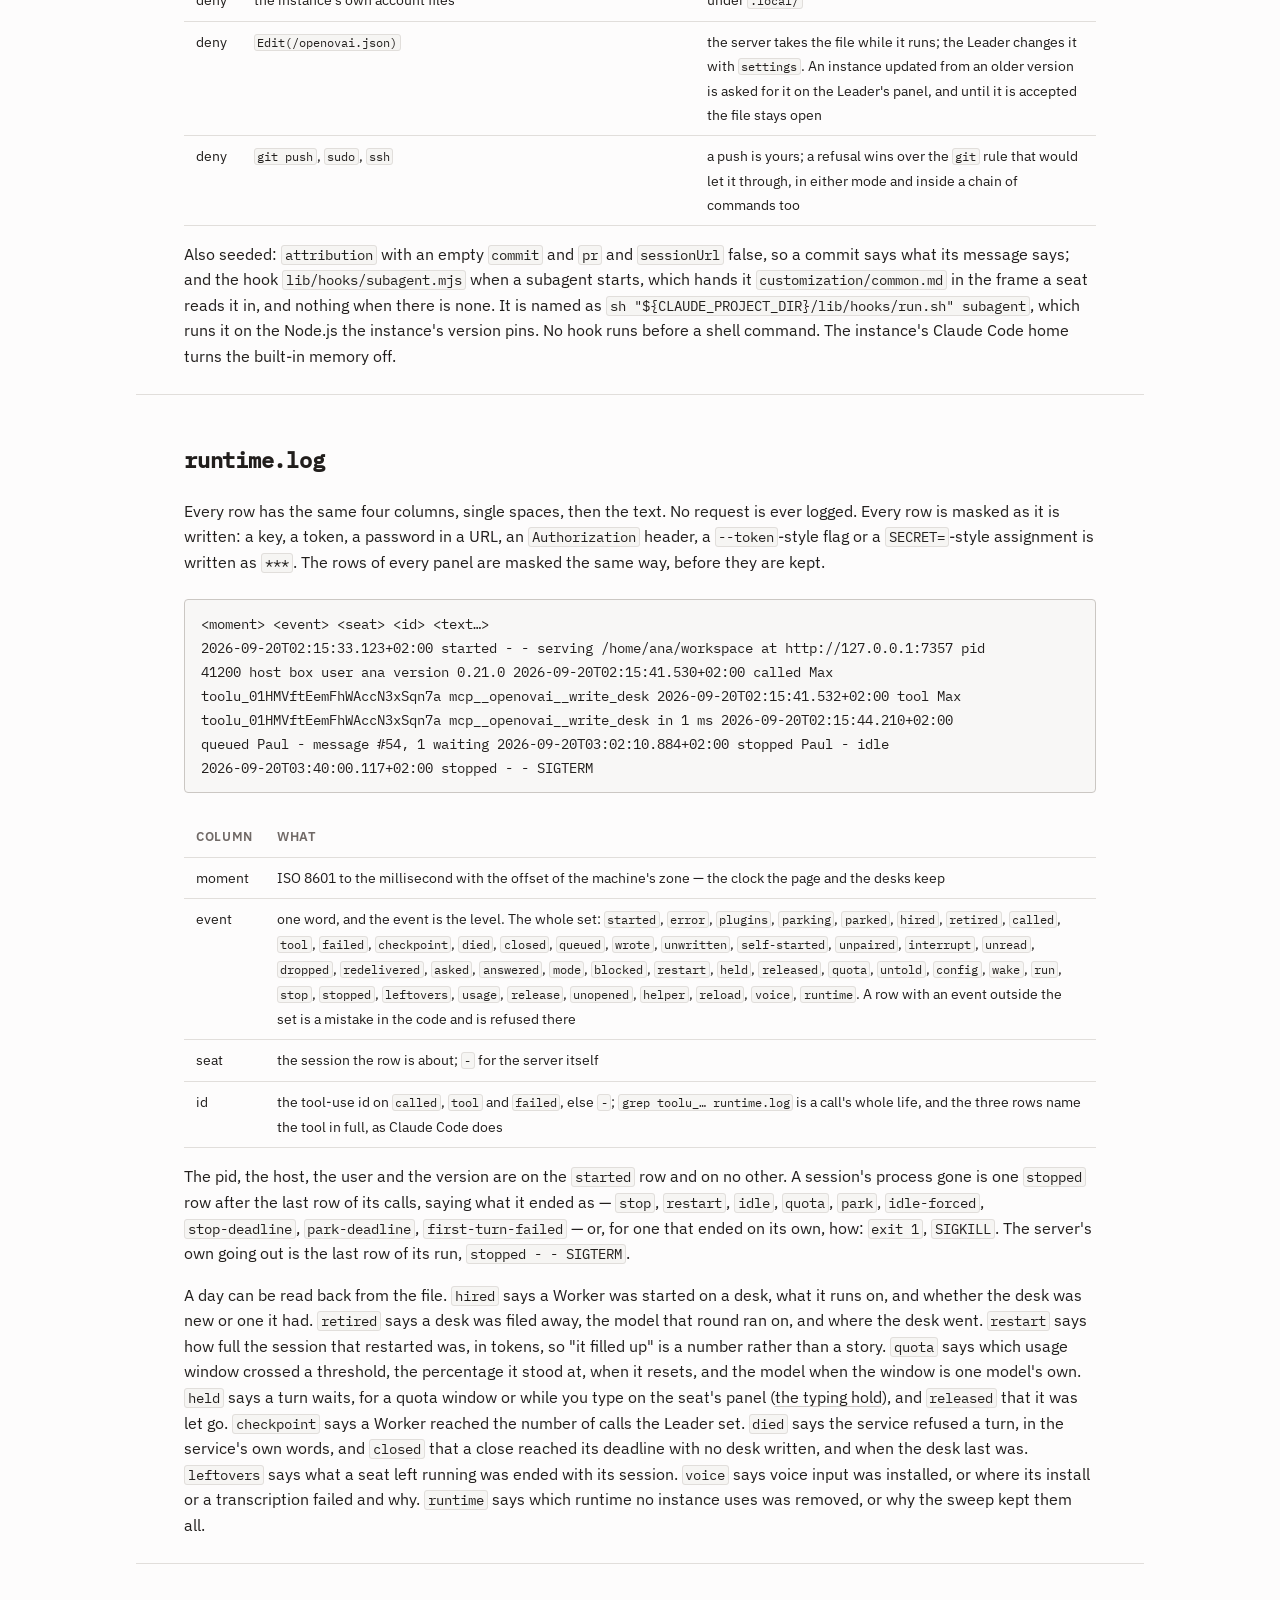
<file: reference/index.html>
<!doctype html>
<html lang="en">
<head>
<meta charset="utf-8">
<meta name="viewport" content="width=device-width, initial-scale=1">
<title>Reference — OpenOv AI</title>
<meta name="description" content="Everything with a name, in tables: the openovai and ovai commands and exit codes, the instance directory file by file, the keys of openovai.json, the nineteen tools and their arguments, the server events, the seeded permission rules, the columns of runtime.log, the plugin contract, and what it needs.">
<link rel="canonical" href="https://openov.ai/reference/">
<meta property="og:type" content="website">
<meta property="og:url" content="https://openov.ai/reference/">
<meta property="og:title" content="Reference — OpenOv AI">
<meta property="og:description" content="Commands, files, keys, tools, events, rules, log columns and the plugin contract. Nothing sold.">
<link rel="icon" href="/favicon.svg" type="image/svg+xml">
<!-- Fonts are served from this site. The page makes no third-party request of any kind. -->
<link rel="preload" href="/fonts/ibm-plex-sans-latin.woff2" as="font" type="font/woff2" crossorigin>
<link rel="preload" href="/fonts/ibm-plex-mono-400-latin.woff2" as="font" type="font/woff2" crossorigin>
<link rel="stylesheet" href="/style.css">
</head>
<body data-page="reference">

<a class="skip" href="#main">Skip to content</a>

<header class="bar">
  <div class="wrap bar-in">
    <a class="mark" href="/"><img src="/favicon.svg" alt="" width="24" height="24">OpenOv AI</a>
    <nav>
      <a href="/how-it-works/">How it works</a>
      <a href="/install/">Install</a>
      <a href="https://github.com/nilcaream/openovai">GitHub</a>
      <button type="button" id="theme" class="ghost" hidden aria-label="Switch colour theme">Theme</button>
    </nav>
  </div>
  <nav class="docs" aria-label="Documentation">
    <div class="wrap docs-in">
      <a href="/how-it-works/">How it works</a>
      <a href="/install/">Install</a>
      <a href="/team/">Leader and Workers</a>
      <a href="/permissions/">Permissions</a>
      <a href="/knowledge/">Knowledge</a>
      <a href="/plugins/">Plugins</a>
      <a href="/customization/">Customization</a>
      <a href="/defaults/">Defaults</a>
      <a href="/faq/">FAQ</a>
      <a href="/reference/">Reference</a>
    </div>
  </nav>
</header>

<main id="main">

  <section class="wrap hero">
    <h1>Reference</h1>
    <p class="lead">
      Everything with a name, in tables. The two commands, the instance directory, the configuration
      keys, the nineteen tools and what they take, the events a session receives, the rules an
      instance is born with, the log, the plugin contract, and what it needs to run.
    </p>
    <p>
      <a href="#openovai">openovai</a> &middot; <a href="#ovai">ovai</a> &middot;
      <a href="#root">the instance directory</a> &middot; <a href="#json">openovai.json</a> &middot;
      <a href="#typing">the typing hold</a> &middot; <a href="#tools">tools</a> &middot; <a href="#events">server events</a> &middot;
      <a href="#rules">seeded rules</a> &middot; <a href="#log">runtime.log</a> &middot;
      <a href="#plugin">plugin contract</a> &middot; <a href="#needs">requirements</a>
    </p>
  </section>

  <section class="wrap prose">
    <h2 id="openovai"><code>openovai</code> &mdash; the user-level command</h2>
    <p>
      One POSIX shell script at <code>~/.local/share/openovai/openovai</code>, linked as
      <code>~/.local/bin/openovai</code>. Read from a pipe &mdash;
      <code>curl -fsSL <wbr>https://raw.githubusercontent.com/nilcaream/openovai/main/openovai <wbr>| sh</code>
      &mdash; it installs itself there and says so; if <code>~/.local/bin</code> is not on
      <code>PATH</code> it prints the line to add to your shell profile and never edits one. Run
      from its place it resolves a release, prints it, downloads it once under
      <code>~/.local/share/openovai/releases/&lt;version&gt;/</code> and hands over to that release's
      installer. It knows one option of its own:
    </p>
    <div class="table">
      <table>
        <thead><tr><th>form</th><th>what</th></tr></thead>
        <tbody>
          <tr><td><code>openovai</code></td><td>the newest release on GitHub at that moment, printed as <code>openovai &lt;version&gt; (latest)</code> before anything is done; with no other argument the release's installer asks its questions, and the version question is the only one <code>openovai</code> asks itself, offering <code>latest</code> and the versions already downloaded</td></tr>
          <tr><td><code>openovai &lt;version&gt; &hellip;</code><br><code>openovai --version &lt;version&gt; &hellip;</code></td><td>that release</td></tr>
          <tr><td><code>openovai [version] <wbr>--root &hellip; <wbr>--user &hellip; <wbr>--leader &hellip; <wbr>--leader-model &hellip; <wbr>--worker-model &hellip; <wbr>--port &hellip; <wbr>--auth &hellip;</code></td><td>every argument after the version is passed through unchanged to the release's installer; all given, nothing is asked. <code>--force</code> installs over an instance already in place, as an update of it. The options are on the <a href="/install/#options">install page</a></td></tr>
        </tbody>
      </table>
    </div>
    <p>
      The same installer is also published on npm as <code>@openovai/ovai</code>, for a machine with
      Node.js 24 or newer: <code>npx @openovai/ovai@latest <wbr>--root &hellip;</code> takes every
      option above except the version, which is named as <code>@openovai/ovai@&lt;version&gt;</code>.
      The package is the release, so the installer needs no download and no <code>openovai</code>
      command is left behind; the Node.js and Claude Code it pins are fetched at the first
      <code>ovai start</code>, with the tools in the requirements below.
      <code>@latest</code> is written out because npx reuses a copy it has cached for a name given
      with no version. npm refuses it on any system but Linux and macOS.
    </p>
  </section>

  <section class="wrap prose">
    <h2 id="ovai"><code>ovai</code> &mdash; the instance's command</h2>
    <p><code>&lt;instance&gt;/bin/ovai</code>, one per instance. Bare <code>ovai</code> prints the help.</p>
    <div class="table">
      <table>
        <thead><tr><th>command</th><th>what</th></tr></thead>
        <tbody>
          <tr><td><code>ovai help</code></td><td>the usage; <code>--help</code> and <code>-h</code> the same</td></tr>
          <tr><td><code>ovai status</code></td><td><code>running at &lt;url&gt; (pid, since)</code>, or <code>not running</code>; reads <code>runtime.json</code> and then tries the address, so a record a killed server left behind is found out by asking</td></tr>
          <tr><td><code>ovai configuration</code></td><td>what this instance is: version (a release, or the 8-character commit of a build), who works here, on which models, the port, how it signs in, whether it has a credential (unchecked), when it was installed, every desk with the model it resolves to, and the runtime row: the pinned Node.js and Claude Code and the directory they live in; last, under <code>claude variables</code>, what the sessions get of each Claude Code variable, read from <code>claude-variables</code> as the server last started, never from the shell it is typed in</td></tr>
          <tr><td><code>ovai start</code></td><td>starts the server in the background and prints a one-time link to the page at <code>http://127.0.0.1:&lt;port&gt;</code>, good once and for ten minutes, and, under <code>Claude Code variables (values masked):</code>, one line per Claude Code variable sorted by name: <code>(removed)</code>, <code>(overridden: &lt;value&gt;)</code>, <code>(overridden)</code> or <code>(passed on)</code> for one found in the shell, and the value alone for one ovai sets that the shell had not; a taken port is named with the process holding it; a server already running is reported and left alone. The server and every seat it starts drop what Claude Code put on the session it was typed in &mdash; its id, pid, entry point, effort, messaging socket and token &mdash; and the shell's <code>PWD</code> and <code>OLDPWD</code></td></tr>
          <tr><td><code>ovai url</code></td><td>a new one-time link to the running page, for another browser; it replaces the link before it, so at most one is ever pending; <code>not running</code> when there is no server</td></tr>
          <tr><td><code>ovai stop</code></td><td>parks the room &mdash; every Worker is closed and the Leader writes its desk and stops, with <code>park.timeout</code> as the deadline &mdash; then closes the server; it waits for the sessions and nothing else, and anything else a seat left running is named with one line that ends all of them; <code>not running</code> is not a failure. <code>kill</code> or <code>kill -HUP</code> of the server's pid reach the same handler</td></tr>
          <tr><td><code>ovai restart</code></td><td>stop, then start; prints the new address. The power button on the Leader's head does the same from the page</td></tr>
          <tr><td><code>ovai run &lt;name&gt; -- &lt;command&gt;</code></td><td>typed in a seat's shell: starts a long run that outlives the session and the server, in <code>desks/&lt;Name&gt;/runs/&lt;name&gt;/</code> with its command, its <code>log</code> and how it ended; the seat that started it is told when it ends, or the Leader when that seat is not running. The same name again after it ended starts it again, appending to its log. At most <code>runs.most</code> going per seat, each stopped after <code>runs.hours</code>; a reboot ends a run, and it is told as lost</td></tr>
          <tr><td><code>ovai run --stop &lt;name&gt;</code></td><td>stops a run; <code>&lt;seat&gt;/&lt;name&gt;</code> from a terminal that is no seat's</td></tr>
          <tr><td><code>ovai runs</code></td><td>the runs of this seat, or of every seat from a terminal: where each stands</td></tr>
          <tr><td><code>ovai plugin &lt;name&gt;</code></td><td>writes <code>plugins/&lt;name&gt;.mjs</code> from the scaffold; refuses a name a tool cannot have, a built-in name, and a name whose file is already there</td></tr>
          <tr><td><code>ovai login</code></td><td>under <code>--auth login</code>, opens a browser once and keeps the credential inside the instance; refuses under <code>inherit</code> and says so</td></tr>
          <tr><td><code>ovai claude</code></td><td><code>open Claude Code on this instance, to reach its own commands</code>: a real Claude Code session on the instance's own configuration, at your terminal, so <code>/mcp</code>, <code>/plugin</code> and whatever Claude Code gains next write this instance's account rather than yours. Not a seat: no desk, no name in the room, no way to speak to anybody here, and every question it has it asks you. Quit it when you are done; a seat reads its configuration when it starts, so <code>ovai restart</code> is what makes a change live for the people working here</td></tr>
          <tr><td><code>ovai update <wbr>[--downgrade] <wbr>[--from &lt;url or directory&gt;]</code></td><td>takes the latest GitHub release when it is newer: <code>bin/</code> and <code>lib/</code> replaced whole, then finished by the version it brought in, with <code>bin/ovai update --finish</code> from the new payload &mdash; which fetches the new runtime, takes away what the new version retires, seeds once a file a fresh install would seed and this instance has not got, wires the hooks and turns attribution off &mdash; everything of yours left alone. A release is taken only signed: its signature checked against the keys in the instance's own <code>lib/RELEASE_KEYS</code>, its package against <code>SHA256SUMS</code>, and the <code>lib/VERSION</code> inside against the tag, before anything is replaced; a release without them is refused, and GitHub's own archive of a tag is never taken. A rule a fresh instance starts with and this one lacks is not added: the update prints one line, and the server asks for each such rule on the Leader's panel at every start, with what ovai recommends and Ignore (remembered in <code>.claude/ignored-defaults.json</code>). On the version the instance is already on it runs the same finish. Refuses for a session &mdash; a process running the code the update replaces &mdash; naming the <code>kill</code> line for each, and goes on past anything else a seat left running; refuses to go backwards without <code>--downgrade</code>. <code>--from</code> a directory that is a git checkout takes a build: only on <code>main</code> with nothing <code>git status --porcelain</code> lists, else refused in one line that says which; the instance is then on the first 8 characters of that commit's hash, the version <code>ovai configuration</code>, the page and the server's health show. A build has no order: a release is always taken onto it, another commit always, and the same commit replaces nothing and runs the finish. A directory that is not a checkout, an unpacked release, is taken as a release, with no signature check. Only an http or https address is fetched; anything else is a directory, and one that does not exist, cannot be read or is not a directory is named with the reason. Going back with <code>--downgrade</code> to a version before 0.20.0 says that the hooks in <code>.claude/settings.json</code> name <code>lib/hooks/run.sh</code>, which that version does not have, and must be rewired by hand</td></tr>
        </tbody>
      </table>
    </div>
    <div class="table">
      <table>
        <thead><tr><th>exit</th><th>when</th></tr></thead>
        <tbody>
          <tr><td><code>0</code></td><td>done</td></tr>
          <tr><td><code>1</code></td><td>the server, a plugin or a release said no: the message, and no usage under it</td></tr>
          <tr><td><code>2</code></td><td>the command line or the instance: an unknown command, an argument too many, a directory that is not an instance; the message with the usage under it</td></tr>
          <tr><td><code>3</code></td><td><code>ovai status</code>, <code>ovai url</code>: not running</td></tr>
        </tbody>
      </table>
    </div>
  </section>

  <section class="wrap prose">
    <h2 id="root">The instance directory</h2>
    <p>This, and nothing else ever lands in it.</p>
    <div class="table">
      <table class="whose">
        <thead><tr><th>path</th><th>whose</th><th>what</th></tr></thead>
        <tbody>
          <tr><td><code>bin/ovai</code></td><td>the product</td><td>the one command</td></tr>
          <tr><td><code>lib/</code></td><td>the product</td><td>everything else the release ships, its version in <code>lib/VERSION</code> and the runtimes it pins in <code>lib/RUNTIME</code>; replaced whole on update</td></tr>
          <tr><td><code>openovai.json</code></td><td>the instance</td><td>its description of itself; <a href="#json">the keys</a></td></tr>
          <tr><td><code>instructions.json</code></td><td>the instance</td><td>the settings document every session is started with: the instruction files above the instance it is not to read; written at every start</td></tr>
          <tr><td><code>runtime.json</code></td><td>the instance</td><td>the running server: url, pid, since</td></tr>
          <tr><td><code>runtime.log</code></td><td>the instance</td><td>what the server said, one row per line, every run appended; <a href="#log">the columns</a></td></tr>
          <tr><td><code>page-session</code>, <code>page-link</code></td><td>the instance</td><td>the page's two keys: the one a signed-in browser's cookie carries, made at the first start and kept, and the pending one-time link, deleted when it is used; delete <code>page-session</code> to sign every browser out. Refused to the Read tool and the tools that write files in a new instance, and to the file view at any depth</td></tr>
          <tr><td><code>introduced</code></td><td>the instance</td><td>the version the introduction was last shown for on the Leader's panel; delete it to see the introduction again at the next start</td></tr>
          <tr><td><code>claude-variables</code></td><td>the instance</td><td>what the sessions get of the shell's Claude Code variables, values masked; written at each start</td></tr>
          <tr><td><code>plugins/</code></td><td>the instance</td><td>tools it serves itself, one file each; yours, kept across updates</td></tr>
          <tr><td><code>knowledge/</code></td><td>the instance</td><td>what the workspace knows: one Markdown note per topic, written by every seat, and one directory, <code>files/</code>, which <code>index</code> and <code>validate</code> pass over; <a href="/knowledge/">the note format</a></td></tr>
          <tr><td><code>customization/</code></td><td>the instance</td><td>what you add to the personas: <code>common.md</code>, <code>leader.md</code>, <code>worker.md</code>; never touched</td></tr>
          <tr><td><code>desks/&lt;Name&gt;/</code></td><td>the people</td><td>one directory per person: <code>STATE.md</code>, <code>persona.md</code>, <code>conversation.json</code>, <code>MODEL</code> when one was named, <code>runs/&lt;run&gt;/</code> for each long run the person started (its command, its <code>log</code>, how it ended), <code>mcp.json</code> for the moment a session starts (it hands the session its secret, and is removed when the session first uses it), and whatever that person keeps there; on the Leader's desk also <code>STATUS.md</code>, its status, written by the Leader with the file tools, and <code>status.json</code>, what the panel shows of it: the text and the time of the last <code>confirm_status</code>, and how many things have reached the Leader since; <code>STATE-&lt;time&gt;.md</code>, a whole copy of the desk file saved each time it grows past the desk limit; the listing is the roster</td></tr>
          <tr><td><code>archive/</code></td><td>the people</td><td>retired desks, moved whole: <code>&lt;day&gt;-&lt;Name&gt;-&lt;slug of the final title&gt;/</code>; appears at the first retire</td></tr>
          <tr><td><code>reference/</code></td><td>your material</td><td>kept to look at: documents, sources, clones for analysis; never worked on</td></tr>
          <tr><td><code>projects/</code></td><td>your material</td><td>worked on; a reference that needs edits is cloned fresh here, never moved</td></tr>
          <tr><td><code>temp/</code></td><td>your material</td><td>scratch, deletable by anyone at any time; the server keeps each <a href="/how-it-works/#diff">diff view</a>'s capture in <code>temp/diffs/</code> for 24 hours</td></tr>
          <tr><td><code>.claude/</code></td><td>Claude Code</td><td>the project settings for the instance: <code>settings.json</code> with the rules, <code>allowed.md</code> with one line per rule granted from a permission popup, <code>ignored-defaults.json</code> with the new default rules you pressed Ignore on</td></tr>
          <tr><td><code>.local/</code></td><td>Claude Code</td><td>its config dir for the instance: account, transcripts, memory (off)</td></tr>
        </tbody>
      </table>
    </div>
    <p>
      A fresh instance directory is exactly that list without <code>runtime.json</code>,
      <code>runtime.log</code>, the page's keys, <code>introduced</code>,
      <code>claude-variables</code> and <code>archive/</code>, which appear at the first start and the
      first retire. The directory is open to its owner alone, and so are the files that hold its
      address and keys.
    </p>
  </section>

  <section class="wrap prose">
    <h2 id="json"><code>openovai.json</code></h2>
    <p>Read when the server starts, and again within about 5 seconds of a save while it runs: every key takes effect at once, a default model from each session's next start, and <code>user</code>, <code>leader</code>, <code>port</code> and <code>auth</code> wait for <code>ovai restart</code>. The Leader's <code>settings</code> tool reads and writes the same keys. The <a href="/customization/#json">customization page</a> says what each one does; the <a href="/defaults/">defaults page</a> has every value that is not a key.</p>
    <div class="table">
      <table>
        <thead><tr><th>key</th><th>default</th></tr></thead>
        <tbody>
          <tr><td><code>user</code>, <code>leader</code>, <code>models.leader</code>, <code>models.worker</code>, <code>port</code>, <code>auth</code></td><td>written by the installer; no default</td></tr>
          <tr><td><code>schema</code>, <code>createdAt</code></td><td>written by the installer</td></tr>
          <tr><td><code>quota</code></td><td><code>{ "5h": [90, 95], "7d": [97, 99] }</code> &mdash; percent</td></tr>
          <tr><td><code>idle</code></td><td><code>{ "fyi": [10, 50], "force": 55, "all": 1 }</code> &mdash; minutes</td></tr>
          <tr><td><code>context</code></td><td><code>{ "warning": 200000, "step": 20000, "error": 300000 }</code> &mdash; tokens; <code>step</code> is the Leader's own, a Worker's size reaching the Leader at the warning and the error only</td></tr>
          <tr><td><code>park</code></td><td><code>{ "deadline": 1800, "timeout": 20, "margin": 15 }</code> &mdash; seconds</td></tr>
          <tr><td><code>typing</code></td><td><code>{ "quiet": 10, "cap": 30 }</code> &mdash; seconds; <a href="#typing">the typing hold</a></td></tr>
          <tr><td><code>desk</code></td><td><code>{ "limit": 131072 }</code> &mdash; bytes; a desk file past it is saved whole beside itself and its seat told once</td></tr>
          <tr><td><code>update</code></td><td><code>{ "check": true }</code> &mdash; ask GitHub once a day for a newer release; <code>false</code> for an instance that is offline or must not reach GitHub</td></tr>
          <tr><td><code>runs</code></td><td><code>{ "most": 8, "hours": 24 }</code> &mdash; long runs going per seat, and hours before a run is stopped</td></tr>
          <tr><td><code>voice</code></td><td><code>{ "on": false, "language": "en" }</code> &mdash; the Leader's <a href="/how-it-works/#voice">voice input</a>, and the Whisper language code it listens for</td></tr>
        </tbody>
      </table>
    </div>
  </section>

  <section class="wrap prose">
    <h2 id="typing">The typing hold</h2>
    <p>
      A seat waits for you while you type to it. When something arrives for a seat &mdash; a
      Worker's message, a server event &mdash; while you are typing in that seat's box, the seat
      does not start on it straight away: it waits until you send your line or stop typing, so what
      you were about to say goes in with it instead of landing behind a turn spent on something
      else.
    </p>
    <p>What is held, and what is not:</p>
    <ul>
      <li>Only a turn made of Worker messages and server events, and only before it begins. A turn
        already under way runs on: the server cannot pause a session between its own tool calls.</li>
      <li>Your own line is never held. Pressing Enter takes whatever is waiting in with it, as one
        turn, in the order it all arrived.</li>
      <li>Only the seat whose box you are typing in. Every other seat carries on as before.</li>
      <li>A keystroke counts, text sitting in the box does not: a box you walked away from with
        words still in it holds nothing once the quiet has run out.</li>
    </ul>
    <p>Two settings, under <code>typing</code> in <code>openovai.json</code>, both in seconds:</p>
    <figure class="term">
<pre>"typing": { "quiet": 10, "cap": 30 }</pre>
    </figure>
    <div class="table">
      <table>
        <thead><tr><th>key</th><th>default</th><th>what</th></tr></thead>
        <tbody>
          <tr><td><code>typing.quiet</code></td><td>10</td><td>how long after your last keystroke you still count as typing. The page tells the server about a keystroke at most once every two seconds, so the quiet is counted from the last keystroke the server heard, which can be up to two seconds before your real last one. A <code>quiet</code> under two seconds therefore holds only in patches</td></tr>
          <tr><td><code>typing.cap</code></td><td>30</td><td>the longest a waiting turn is held, counted from when it started waiting (the moment it would otherwise have begun), however long you keep typing. Once it goes in and its turn ends, the next thing that arrives while you are still typing can be held again, for a fresh cap</td></tr>
        </tbody>
      </table>
    </div>
    <p>
      <code>0</code> in either one turns the hold off. A value that is not a number, or is below 0,
      is taken as the default. The server reads <code>openovai.json</code> when it starts: a change
      takes effect at <code>ovai restart</code>.
    </p>
    <p>A timeline with the defaults, on the Leader's panel:</p>
    <ol>
      <li><b>Typing, a message arrives, Enter.</b> You start typing at 14:00:00. At 14:00:04 a
        Worker's message arrives and the Leader, idle, does not start on it. At 14:00:09 you press
        Enter: your line and the message go in together as one turn, the message first because it
        arrived first.</li>
      <li><b>Typing stops without sending.</b> You type from 14:00:00 to 14:00:03 and stop, the
        words left in the box. At 14:00:04 a Worker's message arrives and is held. Ten seconds after
        the last keystroke the server heard, at about 14:00:13, it goes in on its own.</li>
      <li><b>Typing past the cap.</b> You type without a pause from 14:00:00. At 14:00:04 a
        Worker's message arrives and is held. At 14:00:34 the cap is reached and it goes in while
        you are still typing. When you send your line it reaches that turn the way any line of yours
        does: at the turn's next tool call, or after the turn if none is left.</li>
    </ol>
    <p>
      What <code>runtime.log</code> shows: one row when a hold starts, and the usual
      <code>wrote</code> row when it ends, with how long it held and what ended it &mdash;
      <code>user</code> (your line), <code>quiet</code> or <code>cap</code>:
    </p>
    <figure class="term">
<pre>held &lt;seat&gt; - typing, 1 waiting
wrote &lt;seat&gt; - queue x2 (#41..#42: message, user), 0 waiting, after typing held 5.0s (user)</pre>
    </figure>
  </section>

  <section class="wrap prose">
    <h2 id="tools">The nineteen tools</h2>
    <p>
      Served over <code>POST /mcp/&lt;secret&gt;</code>, one secret per process, and named
      <code>mcp__openovai__&lt;tool&gt;</code> to the session. Six go to every seat, one is the
      Workers' and twelve are the Leader's; a seat asking for one that is not its own is refused in
      words.
    </p>
    <div class="table">
      <table>
        <thead><tr><th>tool</th><th>who</th><th>arguments</th><th>refused when</th></tr></thead>
        <tbody>
          <tr><td><code>message</code></td><td>everyone</td><td><code>to</code> (who), <code>text</code> (what); both required. The Leader's alone: <code>checkpoint</code> (a whole number, at least 1), on an order to a Worker &mdash; after that many tool calls the server tells the Worker to report where it stands and carry on, and tells the Leader; it replaces a checkpoint still pending; <code>urgent</code> (boolean) &mdash; the message reaches a Worker mid-turn, at its next tool call, rather than after the turn</td><td>the other seat has no process; a seat held by the quota gate has it and reads it at the reset; a <code>checkpoint</code> or <code>urgent</code> from a Worker, or a checkpoint that is not a whole number of at least 1</td></tr>
          <tr><td><code>room</code></td><td>everyone</td><td>none</td><td>&mdash;</td></tr>
          <tr><td><code>index</code></td><td>everyone</td><td><code>tags</code> (left out: the header &mdash; how many notes, when the directory last changed, every tag with its count, and any file it could not read; given: the notes carrying those tags, the ones carrying more of what was asked first)</td><td>&mdash;; a file it cannot read is named in the header rather than failing the call</td></tr>
          <tr><td><code>validate</code></td><td>everyone</td><td>none</td><td>&mdash;; every problem is one line of the answer, naming the rule it breaks</td></tr>
          <tr><td><code>write_desk</code></td><td>everyone</td><td><code>title</code> (one line, up to 120 characters), <code>status</code> (one line, up to 80, no <code>|</code>); both required; writes the header line alone, and the body below it is edited in place</td><td>an empty title or status, a newline in either, a <code>|</code> in status, any other key</td></tr>
          <tr><td><code>diff</code></td><td>everyone</td><td><code>repository</code> (a path from the instance directory), <code>from</code> (the old side: a commit id, a tag or a branch), <code>to</code> (the new side, as <code>from</code>, or <code>worktree</code> for the working tree with its uncommitted and untracked files); all required; captures both sides of every file that differs and answers with the <code>/diff/&lt;id&gt;</code> link, kept 24 hours under <code>temp/diffs/</code></td><td>a path that is not a directory inside the instance, not in a git repository, or whose repository or git directory is outside the instance; a directory the file view never shows; a revision that is not a commit or starts with <code>-</code>; more than 1000 files differ</td></tr>
          <tr><td><code>done</code></td><td>Worker</td><td><code>note</code> (one line, up to 200 characters, optional); the Leader is told with a <code>done</code> event and decides whether the Worker stops; it ends nothing, and the report still goes as a message</td><td>a note of more than one line or 200 characters; the Leader calling it</td></tr>
          <tr><td><code>confirm_status</code></td><td>Leader</td><td>none; reads <code>desks/&lt;Leader&gt;/STATUS.md</code> as it stands at the call and shows it on the Leader's panel, stamped with the time of the call, until the next call; an edit not confirmed shows nothing</td><td>no <code>STATUS.md</code>, or an empty one; a Worker calling it</td></tr>
          <tr><td><code>restart_session</code></td><td>Leader</td><td>none; ends the Leader's own process and starts a successor on its desk</td><td>the desk was not written since the event that asked, or since the turn began; a Worker calling it</td></tr>
          <tr><td><code>stop_session</code></td><td>Leader</td><td>none; ends the Leader's own process</td><td>the same</td></tr>
          <tr><td><code>stop_worker</code></td><td>Leader</td><td><code>name</code> (required), <code>interrupt</code> (boolean, default false: cut the turn the Worker is on first), <code>deadline</code> (seconds, at least 5; default 5 minutes after an interrupt, <code>park.deadline</code> otherwise). The Worker is told its session is closing, writes its desk, and goes when that turn is over; with no desk by the deadline, it goes with its desk as last written. Answers at once; the outcome comes as a <code>stopped</code> event</td><td>a name that is not one; the Leader's own name; a name with no desk; a Worker not running or already ending; while the room is parking; while the server is stopping; a deadline that is not a whole number of at least 5</td></tr>
          <tr><td><code>restart_worker</code></td><td>Leader</td><td>as <code>stop_worker</code>; then a successor starts on the desk with whatever was queued for the Worker</td><td>as <code>stop_worker</code></td></tr>
          <tr><td><code>park</code></td><td>Leader</td><td><code>interrupt</code> (boolean, default false), <code>deadline</code> (seconds, at least 5; default <code>park.deadline</code>); every running Worker is closed</td><td>a Worker calling it</td></tr>
          <tr><td><code>hire</code></td><td>Leader</td><td><code>name</code> (somebody who has a desk and stopped; left out, the roster names a new Worker), <code>model</code> (<code>model</code> or <code>model/effort</code>, such as <code>opus</code> or <code>claude-opus-5/low</code>; when not the usual one; on a desk a Worker had, it runs on that model and the model is kept for the desk from then on, and without one the desk's own stands)</td><td>the quota gate holds hires; the Leader's own name; a name whose directory is under <code>desks/</code> without a desk file in it</td></tr>
          <tr><td><code>retire</code></td><td>Leader</td><td><code>name</code> (required): a Worker that has stopped</td><td>a name that is not one; the Leader's own; a name with no desk; a Worker still running; the server stopping</td></tr>
          <tr><td><code>permission</code></td><td>Leader</td><td><code>rule</code> (as Claude Code's reference spells it: <code>Bash(word:*)</code>, <code>Bash(the whole command)</code>, <code>Edit(/dir/**)</code>, <code>Read(/dir/**)</code>, <code>Edit(/dir/file)</code> or <code>Read(/dir/file)</code> for one file, <code>Read(//dir/**)</code>, <code>WebFetch(domain:host)</code>, <code>WebSearch</code>, <code>mcp__server__tool</code>, <code>Agent(Name)</code>, or a bare tool name), <code>why</code> (what the User reads beside it); with neither, answers what the instance holds and what is pending; a rule already held comes on a popup that says where it stands now, and the press moves it</td><td>a rule Claude Code would not read; a rule already asked on the panel; no <code>why</code>; moving one of the rules that keep the file tools away from the instance's own settings, login and page keys</td></tr>
          <tr><td><code>remove_rule</code></td><td>Leader</td><td><code>rule</code> (exactly as the settings hold it), <code>why</code> (what the User reads beside it); a popup with Remove and Keep, the list holding it and its line in <code>.claude/allowed.md</code></td><td>a rule in none of the lists; a rule already asked on the panel; no <code>why</code>; one of the rules that keep the file tools away from the instance's own settings, login and page keys</td></tr>
          <tr><td><code>settings</code></td><td>Leader</td><td><code>change</code> (optional): each setting, named as the <code>config</code> event names it (<code>idle.force</code>, <code>desk.limit</code>, <code>quota.5h</code>, <code>models.worker</code>), to its new value, or to <code>null</code> for its default. <code>openovai.json</code> is written whole in one step and the change applies at once, a model from each seat's next start; no <code>config</code> event follows. Left out: every setting as the server holds it</td><td>a value its key does not take; a Worker calling it</td></tr>
          <tr><td><code>wake</code></td><td>Leader</td><td><code>at</code>: <code>hh:mm</code> for its next coming, <code>YYYY-MM-DD hh:mm</code>, or a window's key (<code>5h</code>, <code>7d</code>) for its reset; <code>why</code>, 60 characters or fewer, what the Leader is woken with and its bottom line shows; <code>cancel</code> (boolean) takes it back. One at a time: a new call replaces it, and a park or a server stop forgets it; at the time the server starts the Leader, or tells it when it is running</td><td>a Worker calling it</td></tr>
        </tbody>
      </table>
    </div>
    <p>
      The roster <code>hire</code> names from is a fixed list of thirty first names &mdash; Paul,
      Jane, Jack, Pete, Anna, Mark, Lucy, Tom, Eva, Sam, Nora, Ben, Mia, Leo, Zoe, Max, Ivy, Finn,
      Ada, Noah, Ella, Owen, Ruby, Hugo, Iris, Otto, Lena, Axel, Nina, Theo &mdash; and the next
      name is the least recently used free one: never used first, in that order, then the one whose
      holder left longest ago, read from the desk file under <code>archive/</code>; a name is taken
      while <code>desks/&lt;Name&gt;/</code> exists. With nobody in the pool free, <code>Dev</code>
      and three digits, and the hire's answer says so, with how many of the desks are stopped
      Workers to retire once nothing open names them.
    </p>
  </section>

  <section class="wrap prose">
    <h2 id="events">Server events</h2>
    <p>
      A frame the server sets itself, <code>&lt;server-event type="&hellip;"&gt;</code>, queued like a
      turn and ahead of the rest when it has to be. Nothing inside a message can pose as one. There
      are twenty-two.
    </p>
    <div class="table">
      <table>
        <thead><tr><th>type</th><th>attributes</th><th>to</th><th>what the session does</th></tr></thead>
        <tbody>
          <tr><td><code>context</code></td><td><code>stage</code> (<code>warning</code> | <code>error</code>), the size reached, and all three sizes</td><td>the Leader, when its own conversation as sent passed the warning size, and again at every step above it; measured at every request of a turn</td><td>below the error size: carry on, keep the desk current, plan its own restart. From the error size: <code>write_desk</code>, <code>restart_session</code>. Nothing is enforced at any size</td></tr>
          <tr><td><code>context</code></td><td><code>who</code>, <code>stage</code>, the size reached, the error size</td><td>the Leader, about a Worker, at the warning size and at the error size only; the Worker is not told</td><td>at the error size, <code>restart_worker</code> at a moment that suits the Worker's work</td></tr>
          <tr><td><code>restarted</code></td><td>&mdash;</td><td>the successor, as its first frame, behind whatever was waiting for the seat and in the same turn as it</td><td>goes on from what the desk says to do next, and never redoes what it says is done; a successor with nothing in flight answers <code>&lt;noop/&gt;</code>, and the panel shows nothing</td></tr>
          <tr><td><code>quota-low</code></td><td><code>stage</code> (<code>warning</code> | <code>critical</code>), <code>window</code> (<code>5h</code> | <code>7d</code> | <code>7d-fable</code>), <code>resets</code>; <code>model="fable"</code> for fable's own window</td><td>every running seat at the first stage, seats on that model only for fable's window; the Leader at the second</td><td>a Worker keeps its desk current and carries on; the Leader tells the User, stops the Workers whose work can wait, and stays. At the second stage every Worker on the window is interrupted and closed instead, and the Leader's turns are held</td></tr>
          <tr><td><code>quota-reset</code></td><td><code>window</code>; <code>model</code> when it is one model's own</td><td>the Leader, when a window that reached a stage has reset; a Leader not running is started by it. A park forgets the resets to come, and a server restart before the reset loses them</td><td>brings back the Workers that stopped on the window, with <code>hire</code> on their desks</td></tr>
          <tr><td><code>idle</code></td><td><code>who</code>, <code>minutes</code>; at 50 also the cold-in time and the context</td><td>the Leader, about a silent Worker, at 10 and 50 minutes</td><td>read its desk, message it if a word moves it, or <code>stop_worker</code> it; at 55 the server closes it</td></tr>
          <tr><td><code>idle</code></td><td><code>stage="critical"</code></td><td>the Leader at 55 minutes</td><td><code>write_desk</code>, <code>stop_session</code>; ended at 60 either way, whatever else it is told in between</td></tr>
          <tr><td><code>all-idle</code></td><td><code>workers</code> (how many); the body names them</td><td>the Leader, off a turn, when every running Worker has been idle <code>idle.all</code> minutes with nothing waiting for it; once, and again only after a Worker has taken a turn. Not with no Worker running; a Worker on a permission popup is on a turn</td><td>usually a report or a <code>done</code> it has not acted on: acts on it</td></tr>
          <tr><td><code>park</code></td><td><code>interrupted="true"</code> when the turn was stopped for it</td><td>the Leader, from <code>ovai stop</code> or a signal</td><td><code>write_desk</code>, <code>stop_session</code>, by the deadline</td></tr>
          <tr><td><code>closing</code></td><td><code>why</code> (<code>stop</code> | <code>restart</code> | <code>idle</code> | <code>quota</code> | <code>park</code>); for a spent window also <code>window</code> and <code>resets</code>; <code>interrupted="true"</code> when the turn was cut for it; <code>deadline</code> in seconds when it has one</td><td>a Worker, from <code>stop_worker</code>, <code>restart_worker</code>, <code>park</code>, at 55 minutes idle, and when its window is spent. Read at the start of a turn of its own, never into one under way</td><td>writes its desk with <code>write_desk</code> as the last thing in that turn; the session ends when the turn is over. With no desk by the deadline &mdash; counted from the turn that read it, and never cutting a turn &mdash; it ends with the desk as last written: 5 minutes for idle and a spent window, the park's own for a park. A later message does not take a close back; a word to a Worker closed for idling does. A close whose turn the service refuses ends at once</td></tr>
          <tr><td><code>done</code></td><td><code>who</code>; the note, when there is one, is the body</td><td>the Leader, when a Worker calls <code>done</code></td><td>gives the Worker the next thing, or <code>stop_worker</code> when nothing more is wanted</td></tr>
          <tr><td><code>unanswered</code></td><td>none; the body names the time of the User's line</td><td>the Leader, at once, when it read what the User typed and ended the turn with no words on its panel: nothing, only <code>&lt;noop/&gt;</code>, or only calls. Once per such turn, and never after a turn that read one, a turn that failed or one the page stopped</td><td>answers that line in words</td></tr>
          <tr><td><code>died</code></td><td><code>who</code>; the service's words are the body</td><td>the Leader, when the service refused a turn of a Worker that has worked before; once, and not again until the Worker has answered a turn</td><td>the Worker keeps running; a failure that passes goes away at the next message, one that stays is the User's to hear</td></tr>
          <tr><td><code>admin-closed</code></td><td><code>ended</code>, <code>changed</code> (how many of the configuration files the session watched changed); the body names those files and what moved in them &mdash; marketplaces, plugins, skills, MCP servers, connectors, each permission rule (masked), and any other settings key by name &mdash; and nothing of what the files hold</td><td>the Leader, within one 5-second tick of an <code>ovai claude</code> session ending while the server runs, or at the server's next start when it was not running</td><td>told, not asked; nothing waits on it. Reads what matters before handing work out: a permission rule that moved changes what a Worker may do, at its next call; the rest reaches the seats at <code>ovai restart</code>. The telling is the server's, never the admin session's</td></tr>
          <tr><td><code>checkpoint</code></td><td><code>calls</code>; to the Leader also <code>who</code></td><td>a Worker, once it has made the number of tool calls the Leader set on its order with <code>checkpoint</code>; the Leader at the same moment</td><td>the Worker reports to the Leader where the work stands, done or not, what is left and how many more calls it expects, then carries on unless told otherwise; the Leader is told, not asked</td></tr>
          <tr><td><code>undelivered</code></td><td><code>to</code>, and the words as they were sent</td><td>the sender of a message whose addressee's session ended before reading it; a Leader not running is started by it</td><td>says it again, to somebody else, or later</td></tr>
          <tr><td><code>status-check</code></td><td>none; the body names the User and the Leader's <code>STATUS.md</code></td><td>the Leader, when the User clicks the stamp of its status; not before its first <code>confirm_status</code>, and a second click while one waits asks nothing more</td><td>edits <code>STATUS.md</code> if it is out of date, calls <code>confirm_status</code> with or without an edit, and answers <code>&lt;noop/&gt;</code></td></tr>
          <tr><td><code>user-typed</code></td><td><code>who</code></td><td>the Leader, when the User types on a Worker's panel</td><td>told, not asked: acts on it if it needs the Leader, does not answer for the Worker</td></tr>
          <tr><td><code>overheard</code></td><td><code>from</code>, <code>to</code></td><td>the Leader, when one Worker messages another</td><td>heard, not asked</td></tr>
          <tr><td><code>stopped</code></td><td><code>who</code>, <code>why</code>: <code>stop</code> (<code>stop_worker</code>), <code>stop-deadline</code> (the same, with no desk in time), <code>restart</code> (<code>restart_worker</code>; the successor is running), <code>idle</code>, <code>idle-forced</code>, <code>quota</code>, <code>first-turn-failed</code> (the service refused the Worker's very first turn; its words are the body)</td><td>the Leader, when a Worker has gone</td><td>notes it; <code>hire</code> brings it back when the work is still wanted. After <code>first-turn-failed</code>, tells the User what the service said before hiring on that desk again</td></tr>
          <tr><td><code>permission</code></td><td><code>who</code>, <code>minutes</code>, and the call as the body; for a settled rule <code>decision</code> and <code>who</code>, and the rule</td><td>the Leader, when a Worker's permission popup timed out &mdash; <code>minutes</code> is 10, or 2 when one of the Worker's subagents made the call; also when a rule the Leader asked for was settled, or a removal it asked for was pressed: <code>decision</code> <code>remove</code> or <code>keep</code></td><td>tells the User what the Worker asked for, or gives the work to somebody else</td></tr>
          <tr><td><code>config</code></td><td>none; the body names the keys of <code>openovai.json</code> that changed, those applied and those that wait for <code>ovai restart</code>, or that the file does not read as JSON</td><td>the Leader, within about 5 seconds of a save by hand; not for a change its own <code>settings</code> made, and not while the room parks</td><td>tells the User what changed, if the User did not make the change</td></tr>
          <tr><td><code>wake</code></td><td>none; the <code>why</code> it was set with is the body</td><td>the Leader, at the time its <code>wake</code> named; a Leader not running is started by it</td><td>picks up the work that waited on the time</td></tr>
          <tr><td><code>run-ended</code></td><td><code>seat</code>, <code>run</code>, <code>exit</code> (its code, <code>stopped</code> or <code>lost</code>); the log's last 20 lines are the body</td><td>the seat that started the run, or the Leader when that seat is not running; a parked room starts nobody for it</td><td>goes on with the work that waited on it; <code>lost</code> (a reboot, most likely) is started again with the same name to resume it</td></tr>
        </tbody>
      </table>
    </div>
    <p>
      A change to <code>customization/</code> or to <code>knowledge/common.md</code> reaches the
      sessions started after it and no others: there is no frame that hands a running session a
      change to its standing instructions. When something has to reach a session that is running,
      tell it in words, or restart it: <code>restart_worker</code> for a Worker.
    </p>
  </section>

  <section class="wrap prose">
    <h2 id="rules">The seeded permission rules</h2>
    <p>
      <code>.claude/settings.json</code>, written once at install. Every path rule starts with
      <code>/</code>, anchored at the instance directory. An update adds no rule; it wires the subagent hook
      into a file that lacks it, takes out the shell hook versions before 0.26.0 ran, and turns commit attribution off in one that says nothing about
      it.
    </p>
    <div class="table">
      <table>
        <thead><tr><th>list</th><th>rule</th><th>what</th></tr></thead>
        <tbody>
          <tr><td>allow</td><td><code>mcp__openovai</code></td><td>the tool server: the nineteen tools and every plugin</td></tr>
          <tr><td>allow</td><td><code>AskUserQuestion</code></td><td>a session asking you a question: the question is itself a popup on its panel, answered there</td></tr>
          <tr><td>allow</td><td><code>Read(/**)</code></td><td>reading any file</td></tr>
          <tr><td>allow</td><td><code>Edit(/reference/**)</code>, <code>Edit(/projects/**)</code>, <code>Edit(/temp/**)</code></td><td>writes under the three trees that are yours; <code>Edit(&hellip;)</code> governs every tool that writes a file, Write included &mdash; a <code>Write(&hellip;)</code> rule matches nothing</td></tr>
          <tr><td>allow</td><td><code>Edit(/knowledge/**)</code></td><td>every seat writes what the workspace knows, where it found it out</td></tr>
          <tr><td>allow</td><td><code>Edit(/desks/&lt;Leader&gt;/**)</code></td><td>the Leader's desk directory; every Worker hired gets the same pair for theirs, withdrawn at retire</td></tr>
          <tr><td>allow</td><td>one <code>Bash(&hellip;:*)</code> each for <code>git</code>, <code>mkdir</code>, <code>cd</code>, <code>cp</code>, <code>mv</code>, <code>rm</code>, <code>ls</code>, <code>cat</code>, <code>tar</code>, <code>diff</code>, <code>cmp</code>, <code>sha256sum</code>, <code>shasum</code>, <code>grep</code>, <code>find</code>, <code>sed</code>, <code>awk</code>, <code>head</code>, <code>tail</code>, <code>wc</code>, <code>echo</code>, <code>chmod</code>, <code>touch</code>, <code>curl</code>, <code>npm</code></td><td>a seat's ordinary shell commands, matched by the command from its first character; no interpreter (<code>node</code>, <code>bash</code>, <code>sh</code>): a script is the classifier's to judge in auto mode, or the User's on a popup in Manual</td></tr>
          <tr><td>ask</td><td><code>Edit(/customization/**)</code></td><td>a session that would rewrite what every session here is told stops for your press &mdash; every seat, the Leader with the rest, since one settings file serves them all</td></tr>
          <tr><td>ask</td><td><code>Edit(/knowledge/common.md)</code></td><td>narrower than the allow above: the one note handed to every session at its start, while the rest of <code>knowledge/</code> stays open to write</td></tr>
          <tr><td>deny</td><td>the instance's own account files</td><td>under <code>.local/</code></td></tr>
          <tr><td>deny</td><td><code>Edit(/openovai.json)</code></td><td>the server takes the file while it runs; the Leader changes it with <code>settings</code>. An instance updated from an older version is asked for it on the Leader's panel, and until it is accepted the file stays open</td></tr>
          <tr><td>deny</td><td><code>git push</code>, <code>sudo</code>, <code>ssh</code></td><td>a push is yours; a refusal wins over the <code>git</code> rule that would let it through, in either mode and inside a chain of commands too</td></tr>
        </tbody>
      </table>
    </div>
    <p>
      Also seeded: <code>attribution</code> with an empty <code>commit</code> and <code>pr</code>
      and <code>sessionUrl</code> false, so a commit says what its message says; and the
      hook <code>lib/hooks/subagent.mjs</code> when a subagent starts, which hands it
      <code>customization/common.md</code> in the frame a seat reads it in, and nothing when there
      is none. It is named as <code>sh "${CLAUDE_PROJECT_DIR}/lib/hooks/run.sh" subagent</code>,
      which runs it on the Node.js the instance's version pins. No hook runs before a shell
      command. The instance's Claude Code home turns the built-in memory off.
    </p>
  </section>

  <section class="wrap prose">
    <h2 id="log"><code>runtime.log</code></h2>
    <p>
      Every row has the same four columns, single spaces, then the text. No request is ever logged.
      Every row is masked as it is written: a key, a token, a password in a URL, an
      <code>Authorization</code> header, a <code>--token</code>-style flag or a
      <code>SECRET=</code>-style assignment is written as <code>***</code>. The rows of every panel
      are masked the same way, before they are kept.
    </p>
    <figure class="term">
<pre>&lt;moment&gt; &lt;event&gt; &lt;seat&gt; &lt;id&gt; &lt;text…&gt;
2026-09-20T02:15:33.123+02:00 started - - serving /home/ana/workspace at http://127.0.0.1:7357 pid
41200 host box user ana version 0.21.0 2026-09-20T02:15:41.530+02:00 called Max
toolu_01HMVftEemFhWAccN3xSqn7a mcp__openovai__write_desk 2026-09-20T02:15:41.532+02:00 tool Max
toolu_01HMVftEemFhWAccN3xSqn7a mcp__openovai__write_desk in 1 ms 2026-09-20T02:15:44.210+02:00
queued Paul - message #54, 1 waiting 2026-09-20T03:02:10.884+02:00 stopped Paul - idle
2026-09-20T03:40:00.117+02:00 stopped - - SIGTERM</pre>
    </figure>
    <div class="table">
      <table>
        <thead><tr><th>column</th><th>what</th></tr></thead>
        <tbody>
          <tr><td>moment</td><td>ISO 8601 to the millisecond with the offset of the machine's zone &mdash; the clock the page and the desks keep</td></tr>
          <tr><td>event</td><td>one word, and the event is the level. The whole set: <code>started</code>, <code>error</code>, <code>plugins</code>, <code>parking</code>, <code>parked</code>, <code>hired</code>, <code>retired</code>, <code>called</code>, <code>tool</code>, <code>failed</code>, <code>checkpoint</code>, <code>died</code>, <code>closed</code>, <code>queued</code>, <code>wrote</code>, <code>unwritten</code>, <code>self-started</code>, <code>unpaired</code>, <code>interrupt</code>, <code>unread</code>, <code>dropped</code>, <code>redelivered</code>, <code>asked</code>, <code>answered</code>, <code>mode</code>, <code>blocked</code>, <code>restart</code>, <code>held</code>, <code>released</code>, <code>quota</code>, <code>untold</code>, <code>config</code>, <code>wake</code>, <code>run</code>, <code>stop</code>, <code>stopped</code>, <code>leftovers</code>, <code>usage</code>, <code>release</code>, <code>unopened</code>, <code>helper</code>, <code>reload</code>, <code>voice</code>, <code>runtime</code>. A row with an event outside the set is a mistake in the code and is refused there</td></tr>
          <tr><td>seat</td><td>the session the row is about; <code>-</code> for the server itself</td></tr>
          <tr><td>id</td><td>the tool-use id on <code>called</code>, <code>tool</code> and <code>failed</code>, else <code>-</code>; <code>grep toolu_&hellip; runtime.log</code> is a call's whole life, and the three rows name the tool in full, as Claude Code does</td></tr>
        </tbody>
      </table>
    </div>
    <p>
      The pid, the host, the user and the version are on the <code>started</code> row and on no
      other. A session's process gone is one <code>stopped</code> row after the last row of its
      calls, saying what it ended as &mdash; <code>stop</code>, <code>restart</code>,
      <code>idle</code>, <code>quota</code>, <code>park</code>, <code>idle-forced</code>,
      <code>stop-deadline</code>, <code>park-deadline</code>, <code>first-turn-failed</code>
      &mdash; or, for one that ended on its own, how: <code>exit 1</code>, <code>SIGKILL</code>. The
      server's own going out is the last row of its run, <code>stopped - - SIGTERM</code>.
    </p>
    <p>
      A day can be read back from the file. <code>hired</code> says a Worker was started on a desk,
      what it runs on, and whether the desk was new or one it had. <code>retired</code> says a desk
      was filed away, the model that round ran on, and where the desk went. <code>restart</code>
      says how full the session that restarted was, in tokens, so "it filled up" is a number rather
      than a story. <code>quota</code> says which usage window crossed a threshold, the percentage
      it stood at, when it resets, and the model when the window is one model's own.
      <code>held</code> says a turn waits, for a quota window or while you type on the seat's
      panel (<a href="#typing">the typing hold</a>), and <code>released</code> that it was let go.
      <code>checkpoint</code> says a Worker reached the number of calls the Leader set.
      <code>died</code> says the service refused a turn, in the service's own words, and
      <code>closed</code> that a close reached its deadline with no desk written, and when the desk
      last was.
      <code>leftovers</code> says what a seat left running was ended with its session.
      <code>voice</code> says voice input was installed, or where its install or a transcription
      failed and why. <code>runtime</code> says which runtime no instance uses was removed, or why
      the sweep kept them all.
    </p>
  </section>

  <section class="wrap prose">
    <h2 id="plugin">The plugin contract</h2>
    <p><code>plugins/&lt;name&gt;.mjs</code>; the name is the tool's. Read once, when the server starts.</p>
    <div class="table">
      <table>
        <thead><tr><th>export</th><th>what</th></tr></thead>
        <tbody>
          <tr><td><code>description</code></td><td>a string: what it does and what it refuses; a session reads it before calling</td></tr>
          <tr><td><code>inputSchema</code></td><td>a JSON schema object for the call's arguments</td></tr>
          <tr><td><code>run(args, { seat, role, root, config })</code></td><td>the work, sync or async; <code>seat</code> from the secret, <code>role</code> <code>Leader</code> | <code>Worker</code>, <code>root</code> the instance's absolute path, <code>config</code> <code>openovai.json</code>. Answers <code>{ text }</code> or <code>{ refused }</code>; anything else, or a throw, reaches the caller as a refusal naming the file</td></tr>
        </tbody>
      </table>
    </div>
    <div class="table">
      <table>
        <thead><tr><th>not served when</th></tr></thead>
        <tbody>
          <tr><td>the name is not a letter followed by letters, digits and hyphens, up to 32 in all</td></tr>
          <tr><td>the name is one of the nineteen the server serves itself</td></tr>
          <tr><td>the file does not load</td></tr>
          <tr><td>the file loads and lacks one of the three exports</td></tr>
        </tbody>
      </table>
    </div>
    <p>Each is one <code>plugins</code> row in <code>runtime.log</code> naming the file and the reason. The <a href="/plugins/">plugins page</a> walks through one.</p>
  </section>

  <section class="wrap prose">
    <h2 id="needs">Requirements</h2>
    <div class="table">
      <table>
        <thead><tr><th>what</th><th>for</th></tr></thead>
        <tbody>
          <tr><td>Linux, x86_64 or arm64. Testing on macOS and WSL 2 is in progress. Native Windows is not yet supported in this version; Windows support is coming soon. On WSL 2, keep the instance in the Linux file system and off <code>/mnt/c</code></td><td>running an instance: the page is opened in your browser on <code>127.0.0.1</code></td></tr>
          <tr><td><code>sh</code>, <code>curl</code> or <code>wget</code>, <code>tar</code>, <code>sha256sum</code> or <code>shasum</code>, <code>uname</code></td><td>the <code>openovai</code> command and the release installer: fetching the release, and the Node.js and Claude Code it pins, and checking them; an instance made with <code>npx @openovai/ovai</code> needs them too, at its first <code>ovai start</code>, where <code>bin/ovai</code> fetches those two through <code>lib/runtime.sh</code></td></tr>
          <tr><td>Node.js 24 or newer</td><td>only the <code>npx @openovai/ovai</code> way in, which runs the installer on it; an instance never runs on it, and the way in still needs the row above at the first start</td></tr>
          <tr><td>an Anthropic account</td><td>signing the instance in, with <code>--auth login</code> or a token under <code>--auth inherit</code></td></tr>
        </tbody>
      </table>
    </div>
    <p>
      Node.js, npm and Claude Code are not requirements: each release pins the exact versions it was
      tested with, in <code>lib/RUNTIME</code>, and the installer fetches them under
      <code>~/.local/share/openovai/</code>, per user, shared between instances, used by absolute
      path. This release pins Node.js 24.21.0 and Claude Code 2.1.329. Nothing global, no
      <code>sudo</code>. Every server start removes the Claude Code and Node.js versions there, and
      the voice installs, that no instance of the user pins and no running process uses, one
      <code>runtime</code> row each; anything fetched within the last hour is kept. An instance
      still on an older version is counted while it runs, and if a stopped one lost a version it
      pins, its next <code>ovai start</code> fetches it again.
    </p>
  </section>

</main>

<footer class="bar bar-foot">
  <div class="wrap bar-in">
    <span>MIT licensed. &copy; 2026 Nil Caream.</span>
    <nav>
      <a href="https://github.com/nilcaream/openovai">Source</a>
      <a href="https://github.com/nilcaream/openovai/blob/main/NOTES.md">Releases</a>
      <a href="https://github.com/nilcaream/openovai/blob/main/CONTRIBUTING.md">Contributing</a>
    </nav>
  </div>
</footer>

<script>
// Everything below is an enhancement. With JavaScript off the page is complete:
// the theme follows prefers-color-scheme and the install command is selectable text.
(function () {
  "use strict";

  var root = document.documentElement;
  var toggle = document.getElementById("theme");

  try {
    var saved = localStorage.getItem("theme");
    if (saved === "dark" || saved === "light") root.setAttribute("data-theme", saved);
  } catch (e) { /* private mode, blocked storage: the media query still decides */ }

  if (toggle) {
    toggle.hidden = false;
    toggle.addEventListener("click", function () {
      var dark = getComputedStyle(root).getPropertyValue("--is-dark").trim() === "1";
      var next = dark ? "light" : "dark";
      root.setAttribute("data-theme", next);
      try { localStorage.setItem("theme", next); } catch (e) { /* nothing to do */ }
    });
  }

  document.querySelectorAll("[data-copy]").forEach(function (button) {
    var pre = document.getElementById(button.getAttribute("data-copy") + "-cmd");
    if (!pre || !navigator.clipboard) return;
    button.hidden = false;
    button.addEventListener("click", function () {
      navigator.clipboard.writeText(pre.textContent).then(function () {
        var was = button.textContent;
        button.textContent = "Copied";
        setTimeout(function () { button.textContent = was; }, 1200);
      });
    });
  });
})();
</script>

</body>
</html>
</file>
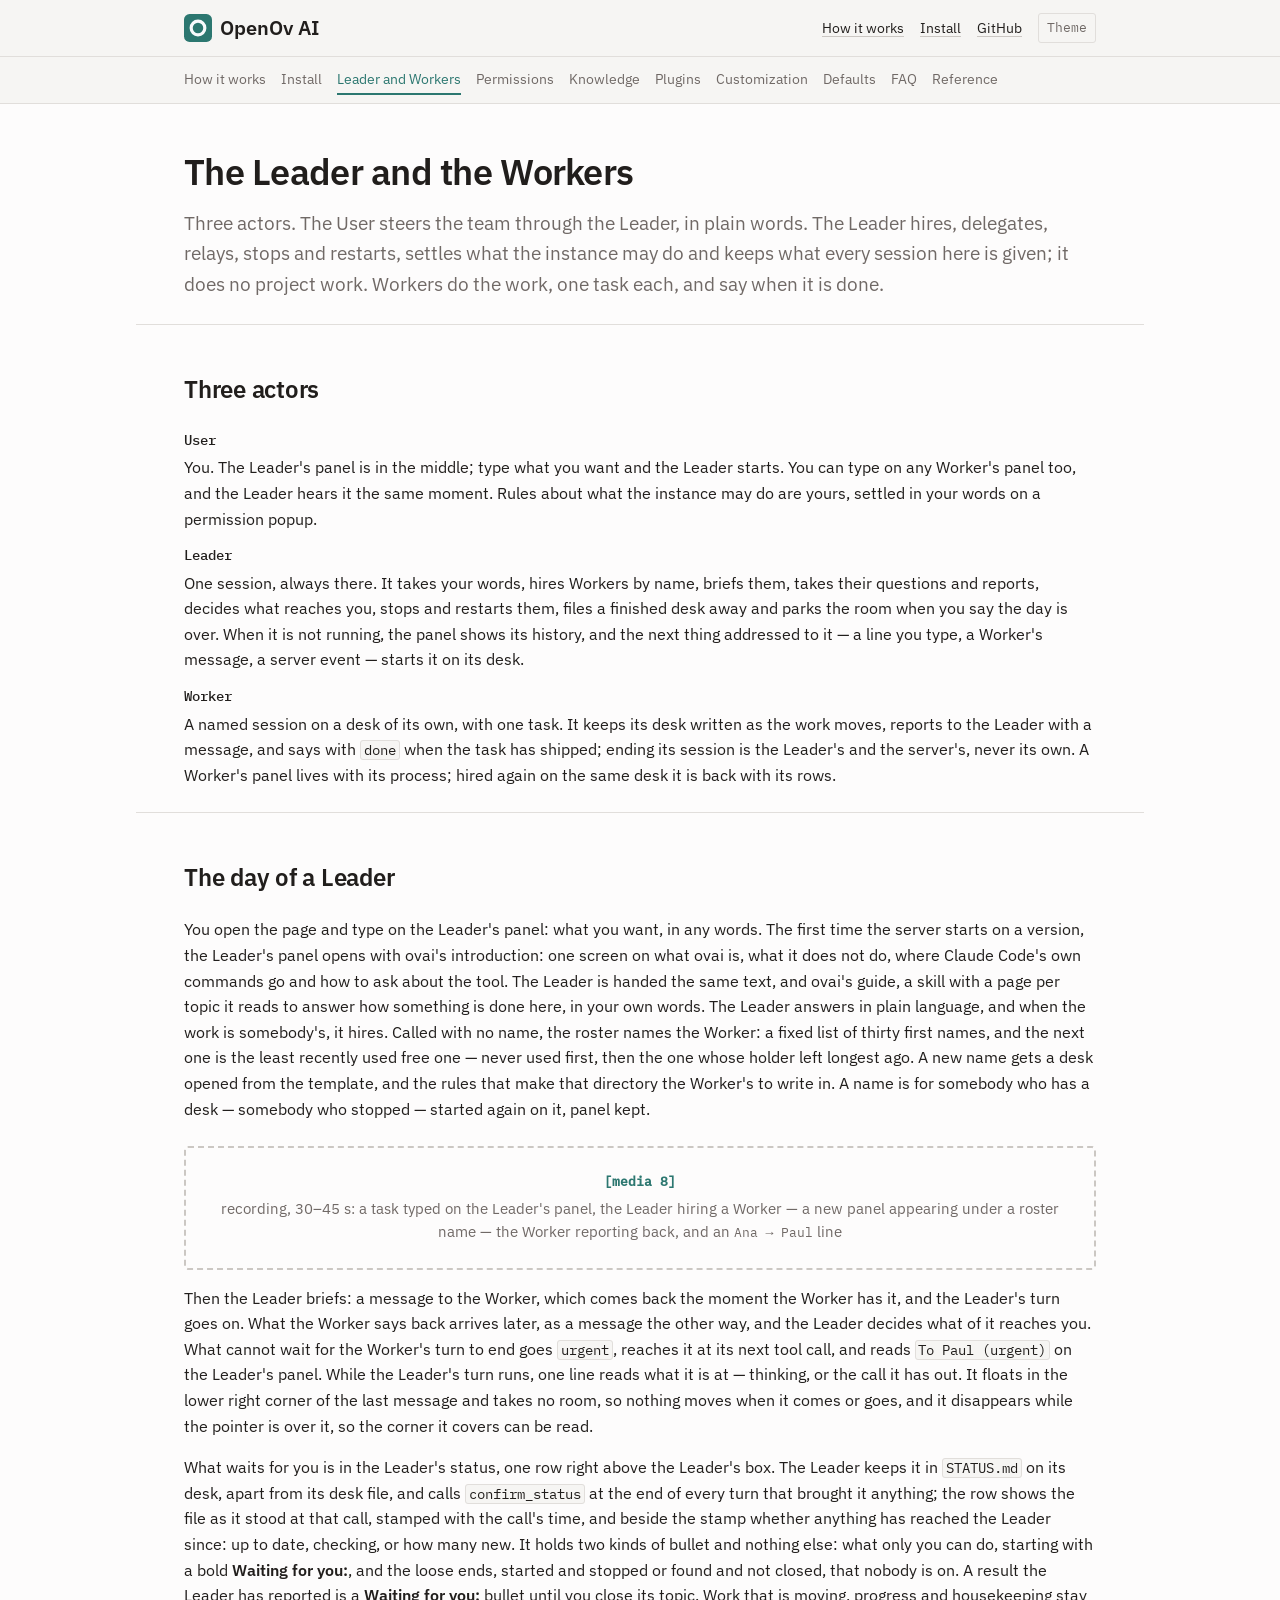
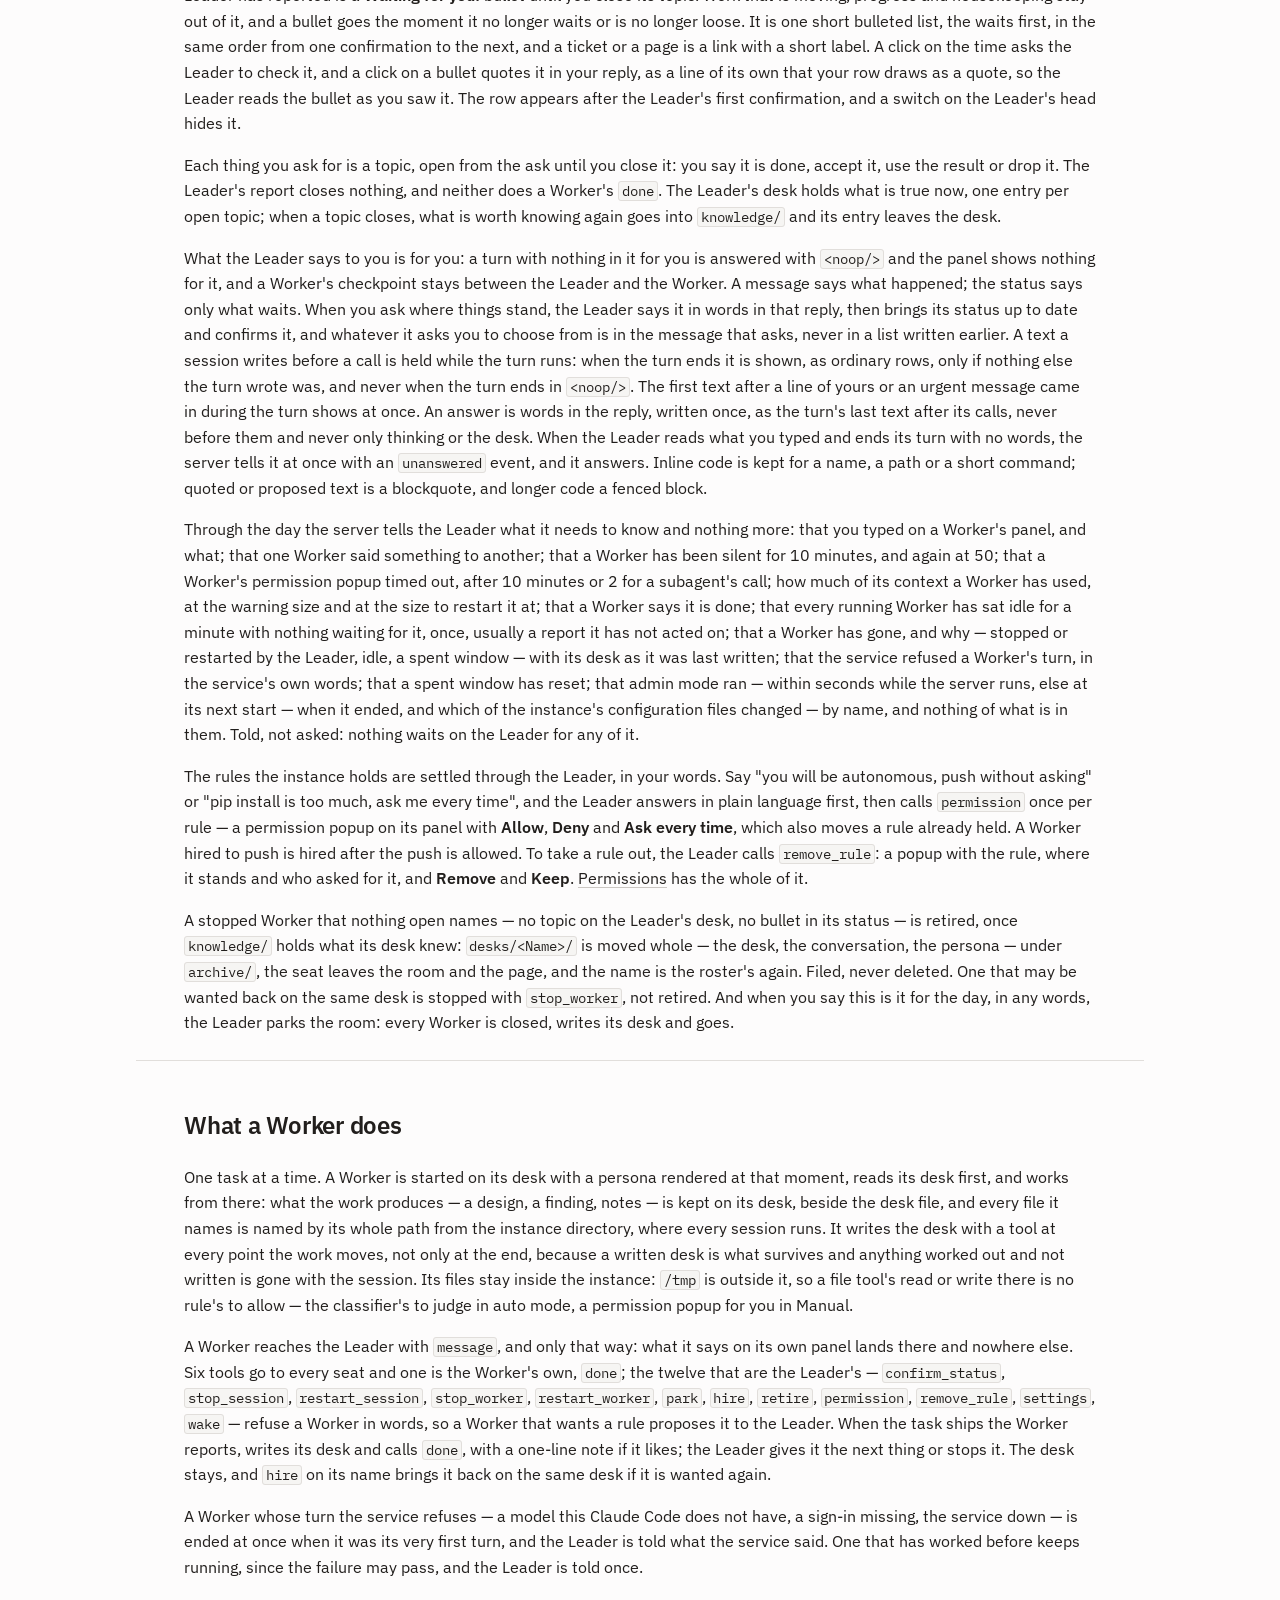
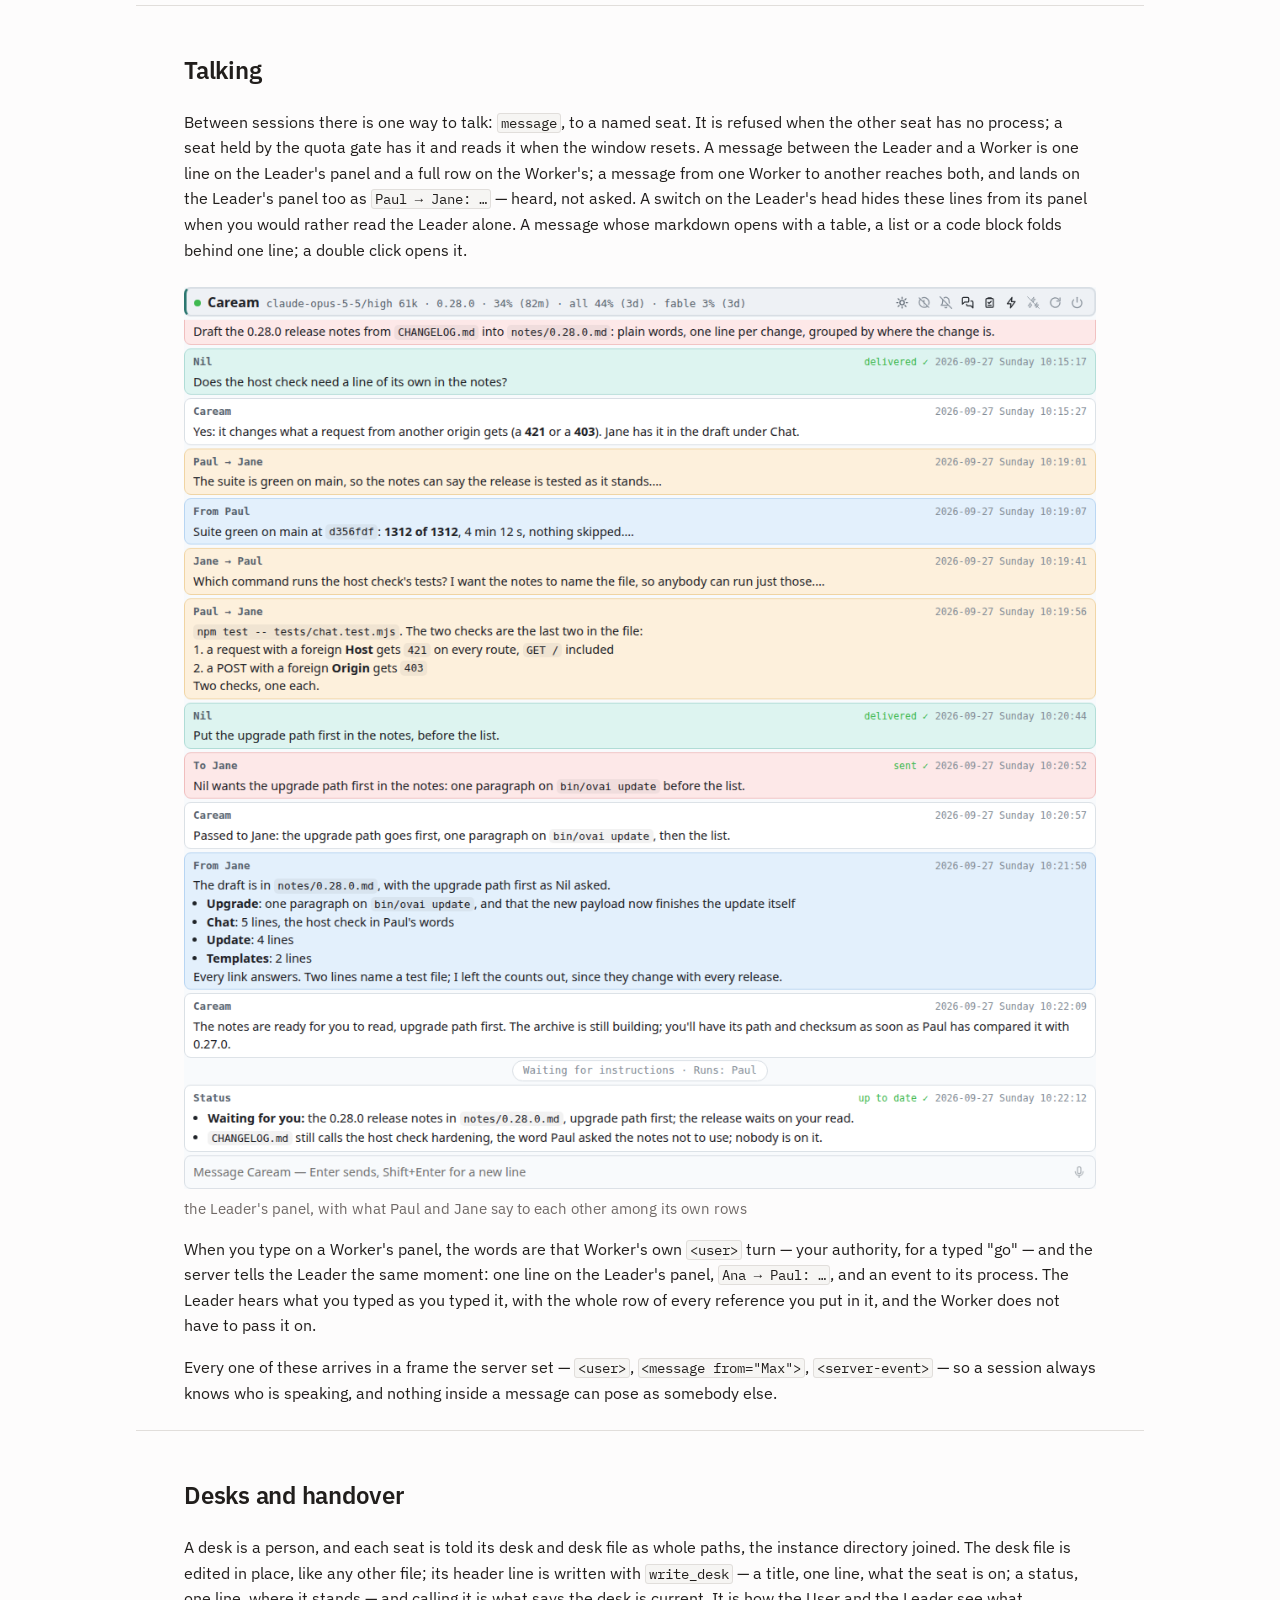
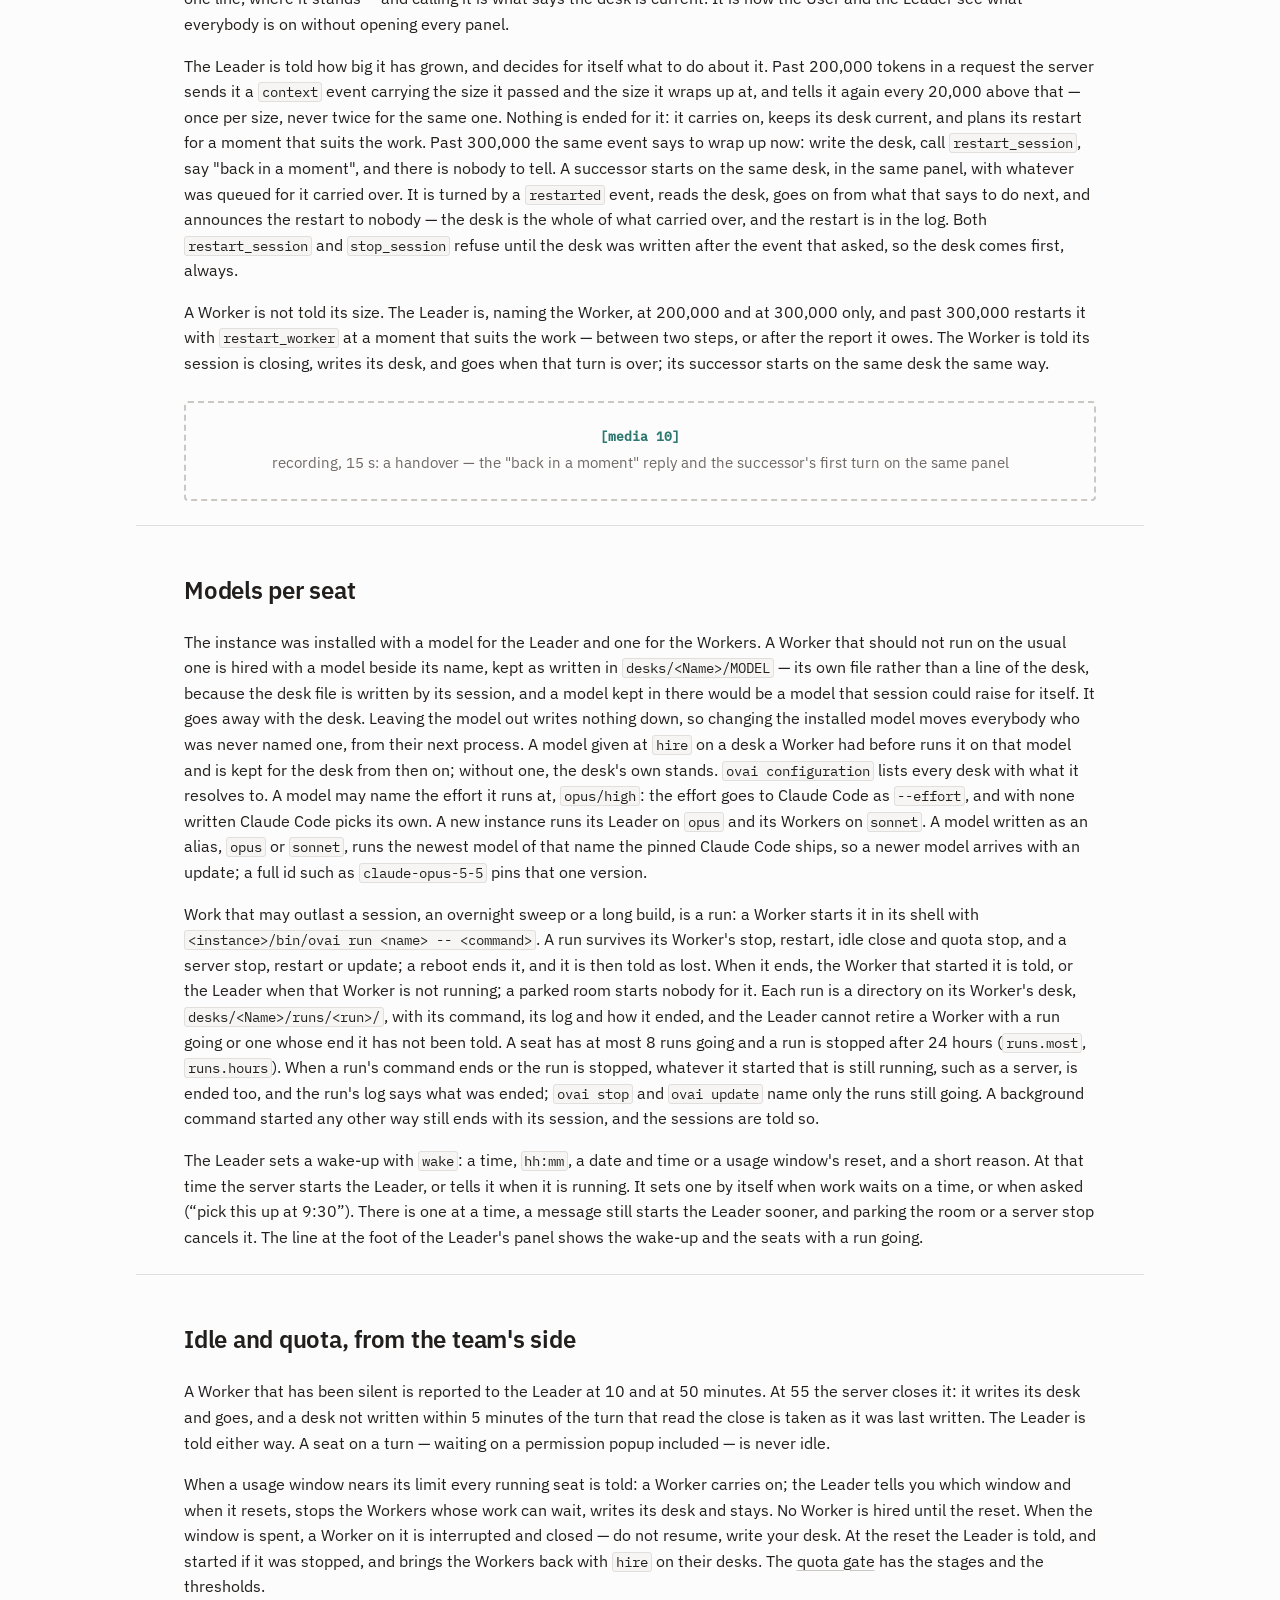
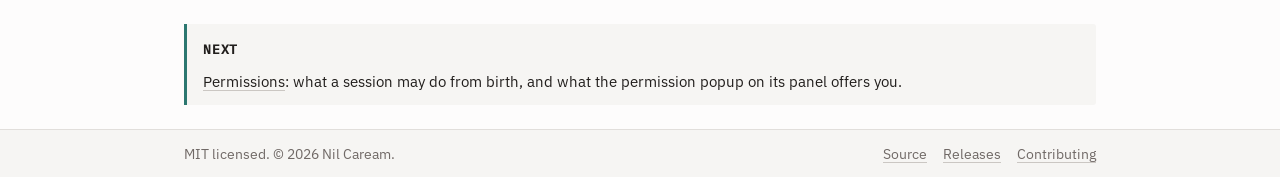
<file: team/index.html>
<!doctype html>
<html lang="en">
<head>
<meta charset="utf-8">
<meta name="viewport" content="width=device-width, initial-scale=1">
<title>The Leader and the Workers — OpenOv AI</title>
<meta name="description" content="Three actors: the User, the Leader, the Workers. What each does, how they talk, what a day looks like, and how a desk survives the session that wrote it.">
<link rel="canonical" href="https://openov.ai/team/">
<meta property="og:type" content="website">
<meta property="og:url" content="https://openov.ai/team/">
<meta property="og:title" content="The Leader and the Workers — OpenOv AI">
<meta property="og:description" content="What the Leader does, what a Worker does, how they talk, and what a day looks like.">
<link rel="icon" href="/favicon.svg" type="image/svg+xml">
<!-- Fonts are served from this site. The page makes no third-party request of any kind. -->
<link rel="preload" href="/fonts/ibm-plex-sans-latin.woff2" as="font" type="font/woff2" crossorigin>
<link rel="preload" href="/fonts/ibm-plex-mono-400-latin.woff2" as="font" type="font/woff2" crossorigin>
<link rel="stylesheet" href="/style.css">
</head>
<body data-page="team">

<a class="skip" href="#main">Skip to content</a>

<header class="bar">
  <div class="wrap bar-in">
    <a class="mark" href="/"><img src="/favicon.svg" alt="" width="24" height="24">OpenOv AI</a>
    <nav>
      <a href="/how-it-works/">How it works</a>
      <a href="/install/">Install</a>
      <a href="https://github.com/nilcaream/openovai">GitHub</a>
      <button type="button" id="theme" class="ghost" hidden aria-label="Switch colour theme">Theme</button>
    </nav>
  </div>
  <nav class="docs" aria-label="Documentation">
    <div class="wrap docs-in">
      <a href="/how-it-works/">How it works</a>
      <a href="/install/">Install</a>
      <a href="/team/">Leader and Workers</a>
      <a href="/permissions/">Permissions</a>
      <a href="/knowledge/">Knowledge</a>
      <a href="/plugins/">Plugins</a>
      <a href="/customization/">Customization</a>
      <a href="/defaults/">Defaults</a>
      <a href="/faq/">FAQ</a>
      <a href="/reference/">Reference</a>
    </div>
  </nav>
</header>

<main id="main">

  <section class="wrap hero">
    <h1>The Leader and the Workers</h1>
    <p class="lead">
      Three actors. The User steers the team through the Leader, in plain words. The Leader
      hires, delegates, relays, stops and restarts, settles what the instance may do and keeps what
      every session here is given; it does no project work. Workers do the work, one task each, and
      say when it is done.
    </p>
  </section>

  <section class="wrap prose">
    <h2 id="actors">Three actors</h2>
    <dl>
      <dt>User</dt>
      <dd>You. The Leader's panel is in the middle; type what you want and the Leader starts. You
        can type on any Worker's panel too, and the Leader hears it the same moment. Rules about
        what the instance may do are yours, settled in your words on a permission popup.</dd>
      <dt>Leader</dt>
      <dd>One session, always there. It takes your words, hires Workers by name, briefs them,
        takes their questions and reports, decides what reaches you, stops and restarts them,
        files a finished desk away and parks the room when you say the day is over. When it is not running, the panel shows
        its history, and the next thing addressed to it &mdash; a line you type, a Worker's message,
        a server event &mdash; starts it on its desk.</dd>
      <dt>Worker</dt>
      <dd>A named session on a desk of its own, with one task. It keeps its desk written as the
        work moves, reports to the Leader with a message, and says with <code>done</code> when
        the task has shipped; ending its session is the Leader's and the server's, never its own. A
        Worker's panel lives with its process; hired again on the same desk it is back with its
        rows.</dd>
    </dl>
  </section>

  <section class="wrap prose">
    <h2 id="day">The day of a Leader</h2>
    <p>
      You open the page and type on the Leader's panel: what you want, in any words. The first time
      the server starts on a version, the Leader's panel opens with ovai's introduction: one screen
      on what ovai is, what it does not do, where Claude Code's own commands go and how to ask about
      the tool. The Leader is handed the same text, and ovai's guide, a skill with a page per topic
      it reads to answer how something is done here, in your own words. The Leader answers in
      plain language, and when the work is somebody's, it hires. Called with no name,
      the roster names the Worker: a fixed list of thirty first names, and the next one is the
      least recently used free one &mdash; never used first, then the one whose holder left longest
      ago. A new name gets a desk opened from the template, and the rules that make that directory
      the Worker's to write in. A name is for somebody who has a desk &mdash; somebody who stopped
      &mdash; started again on it, panel kept.
    </p>
    <figure class="media">
      <b>[media 8]</b>
      <figcaption>recording, 30&ndash;45&nbsp;s: a task typed on the Leader's panel, the Leader hiring
        a Worker &mdash; a new panel appearing under a roster name &mdash; the Worker reporting back,
        and an <code>Ana &rarr; Paul</code> line</figcaption>
    </figure>
    <p>
      Then the Leader briefs: a message to the Worker, which comes back the moment the Worker has
      it, and the Leader's turn goes on. What the Worker says back arrives later, as a message the
      other way, and the Leader decides what of it reaches you. What cannot wait for the Worker's
      turn to end goes <code>urgent</code>, reaches it at its next tool call, and reads <code>To
      Paul (urgent)</code> on the Leader's panel. While the Leader's turn runs, one line reads what
      it is at &mdash; thinking, or the call it has out. It floats in the lower right corner of the
      last message and takes no room, so nothing moves when it comes or goes, and it disappears
      while the pointer is over it, so the corner it covers can be read.
    </p>
    <p id="status">
      What waits for you is in the Leader's status, one row right above the Leader's box. The
      Leader keeps it in <code>STATUS.md</code> on its desk, apart from its desk file, and calls
      <code>confirm_status</code> at the end of every turn that brought it anything; the row shows
      the file as it stood at that call, stamped with the call's time, and beside the stamp whether
      anything has reached the Leader since: up to date, checking, or how many new. It holds two
      kinds of bullet and nothing else: what only you can do, starting with a bold <b>Waiting for
      you:</b>, and the loose ends, started and stopped or found and not closed, that nobody is on.
      A result the Leader has reported is a <b>Waiting for you:</b> bullet until you close its
      topic. Work that is moving, progress and housekeeping stay out of it, and a bullet goes
      the moment it no longer waits or is no longer loose. It is one short bulleted list, the waits
      first, in the same order from one confirmation to the next, and a ticket or a page is a link
      with a short label. A click on the time asks the Leader to check it, and a click on a bullet
      quotes it in your reply, as a line of its own that your row draws as a quote, so the Leader
      reads the bullet as you saw it. The row appears after
      the Leader's first confirmation, and a switch on the Leader's head hides it.
    </p>
    <p id="topics">
      Each thing you ask for is a topic, open from the ask until you close it: you say it is done,
      accept it, use the result or drop it. The Leader's report closes nothing, and neither does a
      Worker's <code>done</code>. The Leader's desk holds what is true now, one entry per open
      topic; when a topic closes, what is worth knowing again goes into <code>knowledge/</code> and
      its entry leaves the desk.
    </p>
    <p>
      What the Leader says to you is for you: a turn with nothing in it for you is answered with
      <code>&lt;noop/&gt;</code> and the panel shows nothing for it, and a Worker's checkpoint stays
      between the Leader and the Worker. A message says what happened; the status says only what
      waits. When you ask where things stand, the Leader says it in words in that reply, then
      brings its status up to date and confirms it, and whatever it asks you to choose from is in
      the message that asks, never in a list written earlier. A text a session writes before a call
      is held while the turn runs: when the turn ends it is shown, as ordinary rows, only if nothing
      else the turn wrote was, and never when the turn ends in <code>&lt;noop/&gt;</code>. The
      first text after a line of yours or an urgent message came in during the turn shows at once.
      An answer is words in the reply, written once, as the turn's last text after its calls,
      never before them and never only thinking or the desk. When the Leader reads what you typed and ends its turn with no
      words, the server tells it at once with an <code>unanswered</code> event, and it answers. Inline code is
      kept for a name, a path or a short command; quoted or proposed text is a blockquote, and
      longer code a fenced block.
    </p>
    <p>
      Through the day the server tells the Leader what it needs to know and nothing more: that you
      typed on a Worker's panel, and what; that one Worker said something to another; that a Worker
      has been silent for 10 minutes, and again at 50; that a Worker's permission popup timed out, after 10
      minutes or 2 for a subagent's call; how much of its context a Worker has used, at the warning
      size and at the size to restart it at; that a Worker says it is done; that every running Worker has sat idle for a minute with nothing
      waiting for it, once, usually a report it has not acted on; that a Worker has gone,
      and why &mdash; stopped or restarted by the Leader, idle, a spent window &mdash; with its desk
      as it was last written; that the service refused a Worker's turn, in the service's own words;
      that a spent window has reset; that admin mode ran &mdash; within seconds while the server runs, else at its next start
      &mdash; when it ended, and which of the instance's
      configuration files changed &mdash; by name, and nothing of what is in them. Told, not asked:
      nothing waits on the Leader for any of it.
    </p>
    <p>
      The rules the instance holds are settled through the Leader, in your words. Say "you will be
      autonomous, push without asking" or "pip install is too much, ask me every time", and the
      Leader answers in plain language first, then calls <code>permission</code> once per rule
      &mdash; a permission popup on its panel with <b>Allow</b>, <b>Deny</b> and <b>Ask every time</b>,
      which also moves a rule already held. A Worker hired to push is hired after the push is
      allowed. To take a rule out, the Leader calls <code>remove_rule</code>: a popup with the rule,
      where it stands and who asked for it, and <b>Remove</b> and <b>Keep</b>.
      <a href="/permissions/">Permissions</a> has the whole of it.
    </p>
    <p>
      A stopped Worker that nothing open names &mdash; no topic on the Leader's desk, no bullet in
      its status &mdash; is retired, once <code>knowledge/</code> holds what its desk knew:
      <code>desks/&lt;Name&gt;/</code> is moved
      whole &mdash; the desk, the conversation, the persona &mdash; under <code>archive/</code>, the
      seat leaves the room and the page, and the name is the roster's again. Filed, never deleted.
      One that may be wanted back on the same desk is stopped with <code>stop_worker</code>, not
      retired. And when you say this is it for the day, in any words, the Leader parks the room:
      every Worker is closed, writes its desk and goes.
    </p>
  </section>

  <section class="wrap prose">
    <h2 id="worker">What a Worker does</h2>
    <p>
      One task at a time. A Worker is started on its desk with a persona rendered at that moment,
      reads its desk first, and works from there: what the work produces &mdash; a design, a
      finding, notes &mdash; is kept on its desk, beside the desk file, and every file it names is
      named by its whole path from the instance directory, where every session runs. It writes the desk
      with a tool at every point the work moves, not only at the end, because a written desk is what
      survives and anything worked out and not written is gone with the session. Its files stay
      inside the instance: <code>/tmp</code> is outside it, so a file tool's read or write there is
      no rule's to allow &mdash; the classifier's to judge in auto mode, a permission popup for you
      in Manual.
    </p>
    <p>
      A Worker reaches the Leader with <code>message</code>, and only that way: what it says on
      its own panel lands there and nowhere else. Six tools go to every seat and one is the
      Worker's own, <code>done</code>; the twelve that are the Leader's &mdash;
      <code>confirm_status</code>, <code>stop_session</code>, <code>restart_session</code>, <code>stop_worker</code>,
      <code>restart_worker</code>, <code>park</code>, <code>hire</code>, <code>retire</code>,
      <code>permission</code>, <code>remove_rule</code>, <code>settings</code>, <code>wake</code> &mdash; refuse a Worker in words, so a Worker that wants a rule
      proposes it to the Leader. When the task ships the Worker reports, writes its desk and calls
      <code>done</code>, with a one-line note if it likes; the Leader gives it the next thing or
      stops it. The desk stays, and <code>hire</code> on its name brings it back on the same desk
      if it is wanted again.
    </p>
    <p>
      A Worker whose turn the service refuses &mdash; a model this Claude Code does not have, a
      sign-in missing, the service down &mdash; is ended at once when it was its very first turn,
      and the Leader is told what the service said. One that has worked before keeps running,
      since the failure may pass, and the Leader is told once.
    </p>
  </section>

  <section class="wrap prose">
    <h2 id="talking">Talking</h2>
    <p>
      Between sessions there is one way to talk: <code>message</code>, to a named seat. It is
      refused when the other seat has no process; a seat held by the quota gate has it and reads
      it when the window resets. A message between the Leader and a Worker is one line on the
      Leader's panel and a full row on the Worker's; a message from one Worker to another reaches
      both, and lands on the Leader's panel too as <code>Paul &rarr; Jane: &hellip;</code> &mdash;
      heard, not asked. A switch on the Leader's head hides these lines from its panel when you
      would rather read the Leader alone. A message whose markdown opens with a table, a list or a
      code block folds behind one line; a double click opens it.
    </p>
    <figure class="shot">
      <a class="light" href="/media/media-9.png"><img src="/media/media-9.png" width="1084" height="1072" alt=""></a>
      <a class="dark" href="/media/media-9-dark.png"><img src="/media/media-9-dark.png" width="1084" height="1072" alt=""></a>
      <figcaption>the Leader's panel, with what Paul and Jane say to each other among its own rows</figcaption>
    </figure>
    <p>
      When you type on a Worker's panel, the words are that Worker's own <code>&lt;user&gt;</code>
      turn &mdash; your authority, for a typed "go" &mdash; and the server tells the Leader the same
      moment: one line on the Leader's panel, <code>Ana &rarr; Paul: &hellip;</code>, and an event
      to its process. The Leader hears what you typed as you typed it, with the whole row of every
      reference you put in it, and the Worker does not have to pass it on.
    </p>
    <p>
      Every one of these arrives in a frame the server set &mdash; <code>&lt;user&gt;</code>,
      <code>&lt;message from="Max"&gt;</code>, <code>&lt;server-event&gt;</code> &mdash; so a session
      always knows who is speaking, and nothing inside a message can pose as somebody else.
    </p>
  </section>

  <section class="wrap prose">
    <h2 id="desks">Desks and handover</h2>
    <p>
      A desk is a person, and each seat is told its desk and desk file as whole paths, the
      instance directory joined. The desk file is edited in place, like any other file; its header line
      is written with <code>write_desk</code> &mdash; a title, one line, what the seat is on; a
      status, one line, where it stands &mdash; and calling it is what says the desk is current.
      It is how the User and the Leader see what everybody is on without opening every panel.
    </p>
    <p>
      The Leader is told how big it has grown, and decides for itself what to do about it. Past
      200,000 tokens in a request the server sends it a <code>context</code> event carrying the size
      it passed and the size it wraps up at, and tells it again every 20,000 above that &mdash; once
      per size, never twice for the same one. Nothing is ended for it: it carries on, keeps its desk
      current, and plans its restart for a moment that suits the work. Past 300,000 the same event
      says to wrap up now: write the desk, call <code>restart_session</code>, say "back in a moment",
      and there is nobody to tell. A successor starts on the same desk, in the same panel, with
      whatever was queued for it carried over. It is turned by a <code>restarted</code> event, reads
      the desk, goes on from what that says to do next, and announces the restart to nobody &mdash;
      the desk is the whole of what carried over, and the restart is in the log. Both
      <code>restart_session</code> and <code>stop_session</code> refuse until the desk was written
      after the event that asked, so the desk comes first, always.
    </p>
    <p>
      A Worker is not told its size. The Leader is, naming the Worker, at 200,000 and at 300,000
      only, and past 300,000 restarts it with <code>restart_worker</code> at a moment that suits the
      work &mdash; between two steps, or after the report it owes. The Worker is told its session is
      closing, writes its desk, and goes when that turn is over; its successor starts on the same
      desk the same way.
    </p>
    <figure class="media">
      <b>[media 10]</b>
      <figcaption>recording, 15&nbsp;s: a handover &mdash; the "back in a moment" reply and the
        successor's first turn on the same panel</figcaption>
    </figure>
  </section>

  <section class="wrap prose">
    <h2 id="models">Models per seat</h2>
    <p>
      The instance was installed with a model for the Leader and one for the Workers. A Worker
      that should not run on the usual one is hired with a model beside its name, kept as
      written in <code>desks/&lt;Name&gt;/MODEL</code> &mdash; its own file rather than a line of the
      desk, because the desk file is written by its session, and a model kept in there would be a
      model that session could raise for itself. It goes away with the desk. Leaving the model out
      writes nothing down, so changing the installed model moves everybody who was never named
      one, from their next process. A model given at <code>hire</code> on a desk a Worker had
      before runs it on that model and is kept for the desk from then on; without one, the desk's
      own stands. <code>ovai configuration</code> lists every desk with what it resolves to. A model
      may name the effort it runs at, <code>opus/high</code>: the effort goes to Claude Code as
      <code>--effort</code>, and with none written Claude Code picks its own. A new instance runs
      its Leader on <code>opus</code> and its Workers on <code>sonnet</code>. A model written as an
      alias, <code>opus</code> or <code>sonnet</code>, runs the newest model of that name the pinned
      Claude Code ships, so a newer model arrives with an update; a full id such as
      <code>claude-opus-5-5</code> pins that one version.
    </p>
    <p id="runs">
      Work that may outlast a session, an overnight sweep or a long build, is a run: a Worker starts
      it in its shell with <code>&lt;instance&gt;/bin/ovai run &lt;name&gt; -- &lt;command&gt;</code>.
      A run survives its Worker's stop, restart, idle close and quota stop, and a server stop,
      restart or update; a reboot ends it, and it is then told as lost. When it ends, the Worker that
      started it is told, or the Leader when that Worker is not running; a parked room starts nobody
      for it. Each run is a directory on its Worker's desk, <code>desks/&lt;Name&gt;/runs/&lt;run&gt;/</code>,
      with its command, its log and how it ended, and the Leader cannot retire a Worker with a run
      going or one whose end it has not been told. A seat has at most 8 runs going and a run is
      stopped after 24 hours (<code>runs.most</code>, <code>runs.hours</code>). When a run's command
      ends or the run is stopped, whatever it started that is still running, such as a server, is
      ended too, and the run's log says what was ended; <code>ovai stop</code> and <code>ovai
      update</code> name only the runs still going. A background command
      started any other way still ends with its session, and the sessions are told so.
    </p>
    <p id="wake">
      The Leader sets a wake-up with <code>wake</code>: a time, <code>hh:mm</code>, a date and time
      or a usage window's reset, and a short reason. At that time the server starts the Leader, or
      tells it when it is running. It sets one by itself when work waits on a time, or when asked
      (&ldquo;pick this up at 9:30&rdquo;). There is one at a time, a message still starts the
      Leader sooner, and parking the room or a server stop cancels it. The line at the foot of the
      Leader's panel shows the wake-up and the seats with a run going.
    </p>
  </section>

  <section class="wrap prose">
    <h2 id="idle">Idle and quota, from the team's side</h2>
    <p>
      A Worker that has been silent is reported to the Leader at 10 and at 50 minutes. At 55 the
      server closes it: it writes its desk and goes, and a desk not written within 5 minutes of the
      turn that read the close is taken as it was last written. The Leader is told either way. A
      seat on a turn &mdash; waiting on a permission popup included &mdash; is never idle.
    </p>
    <p>
      When a usage window nears its limit every running seat is told: a Worker carries on; the
      Leader tells you which window and when it resets, stops the Workers whose work can wait,
      writes its desk and stays. No Worker is hired until the reset. When the window is spent, a
      Worker on it is interrupted and closed &mdash; do not resume, write your desk. At the reset
      the Leader is told, and started if it was stopped, and brings the Workers back with
      <code>hire</code> on their desks. The
      <a href="/how-it-works/#quota">quota gate</a> has the stages and the thresholds.
    </p>
    <div class="callout">
      <b>Next</b>
      <p><a href="/permissions/">Permissions</a>: what a session may do from birth, and what the
        permission popup on its panel offers you.</p>
    </div>
  </section>

</main>

<footer class="bar bar-foot">
  <div class="wrap bar-in">
    <span>MIT licensed. &copy; 2026 Nil Caream.</span>
    <nav>
      <a href="https://github.com/nilcaream/openovai">Source</a>
      <a href="https://github.com/nilcaream/openovai/blob/main/NOTES.md">Releases</a>
      <a href="https://github.com/nilcaream/openovai/blob/main/CONTRIBUTING.md">Contributing</a>
    </nav>
  </div>
</footer>

<script>
// Everything below is an enhancement. With JavaScript off the page is complete:
// the theme follows prefers-color-scheme and the install command is selectable text.
(function () {
  "use strict";

  var root = document.documentElement;
  var toggle = document.getElementById("theme");

  try {
    var saved = localStorage.getItem("theme");
    if (saved === "dark" || saved === "light") root.setAttribute("data-theme", saved);
  } catch (e) { /* private mode, blocked storage: the media query still decides */ }

  if (toggle) {
    toggle.hidden = false;
    toggle.addEventListener("click", function () {
      var dark = getComputedStyle(root).getPropertyValue("--is-dark").trim() === "1";
      var next = dark ? "light" : "dark";
      root.setAttribute("data-theme", next);
      try { localStorage.setItem("theme", next); } catch (e) { /* nothing to do */ }
    });
  }

  document.querySelectorAll("[data-copy]").forEach(function (button) {
    var pre = document.getElementById(button.getAttribute("data-copy") + "-cmd");
    if (!pre || !navigator.clipboard) return;
    button.hidden = false;
    button.addEventListener("click", function () {
      navigator.clipboard.writeText(pre.textContent).then(function () {
        var was = button.textContent;
        button.textContent = "Copied";
        setTimeout(function () { button.textContent = was; }, 1200);
      });
    });
  });
})();
</script>

</body>
</html>
</file>
<file: style.css>
/* OpenOv AI — openov.ai
 *
 * One stylesheet, no build step. Light is the base; the dark palette is a redefinition of the
 * same tokens, so no colour is ever defined only inside a media query.
 *
 * --is-dark is read back by the theme toggle in index.html, which is why it exists as a token.
 */

/* IBM Plex, served from this site. No third-party request is made by this page.
 * SIL Open Font License 1.1, (c) 2017 IBM Corp — the full text is in fonts/OFL.txt, which is
 * what the licence asks be distributed alongside the files.
 *
 * Sans is the variable file, so one download covers every weight the page uses. Mono is static
 * per weight, so there are two of it. Latin subset only: three files, about 75 KB in total.
 * font-display: swap, so text is readable before the fonts arrive and the page never blanks.
 */

@font-face {
  font-family: "IBM Plex Sans";
  font-style: normal;
  font-weight: 400 600;
  font-display: swap;
  src: url("/fonts/ibm-plex-sans-latin.woff2") format("woff2");
}

@font-face {
  font-family: "IBM Plex Mono";
  font-style: normal;
  font-weight: 400;
  font-display: swap;
  src: url("/fonts/ibm-plex-mono-400-latin.woff2") format("woff2");
}

@font-face {
  font-family: "IBM Plex Mono";
  font-style: normal;
  font-weight: 500;
  font-display: swap;
  src: url("/fonts/ibm-plex-mono-500-latin.woff2") format("woff2");
}

:root {
  --is-dark: 0;

  /* Warm neutrals: nothing is pure white or pure black. */
  --bg:        hsl(30 20% 99%);
  --bg-soft:   hsl(30 14% 96%);
  --bg-term:   hsl(30 12% 97%);
  --text:      hsl(20 8% 12%);
  --text-soft: hsl(20 5% 42%);
  --line:      hsl(30 8% 87%);
  --line-firm: hsl(30 7% 78%);

  /* The highlighter. Same idea as a marker pen over text, a different pen. */
  --mark:      hsl(174 62% 84%);
  --mark-firm: hsl(174 46% 32%);

  /* One column, and everything in it fills it: text, boxes, tables, cards. The width is set by
   * the widest thing that must not scroll — the install one-liner, 82 characters of Plex Mono at
   * 14px, in its box, inside a numbered step, with the Copy button clear of the text — plus room
   * for a fallback font while Plex loads. If the lines read long, this is the one token to
   * narrow; nothing inside the column has a width of its own.
   * --gap is the paragraph gap; --block the gap before a box; --section the space a section
   * keeps above its heading, half of it below its last block.
   */
  --col: 63rem;
  --gap: 1rem;
  --block: 1.5rem;
  --section: 3rem;
  --pad: clamp(1rem, 4vw, 3rem);

  --sans: "IBM Plex Sans", ui-sans-serif, system-ui, -apple-system, "Segoe UI", Roboto, sans-serif;
  --mono: "IBM Plex Mono", ui-monospace, SFMono-Regular, "SF Mono", Menlo, Consolas, monospace;

  color-scheme: light;
}

@media (prefers-color-scheme: dark) {
  :root:not([data-theme="light"]) {
    --is-dark: 1;
    --bg:        hsl(20 9% 7%);
    --bg-soft:   hsl(20 7% 11%);
    --bg-term:   hsl(20 8% 10%);
    --text:      hsl(30 12% 96%);
    --text-soft: hsl(30 6% 65%);
    --line:      hsl(20 6% 20%);
    --line-firm: hsl(20 5% 30%);
    --mark:      hsl(174 42% 24%);
    --mark-firm: hsl(174 48% 72%);
    color-scheme: dark;
  }
}

:root[data-theme="dark"] {
  --is-dark: 1;
  --bg:        hsl(20 9% 7%);
  --bg-soft:   hsl(20 7% 11%);
  --bg-term:   hsl(20 8% 10%);
  --text:      hsl(30 12% 96%);
  --text-soft: hsl(30 6% 65%);
  --line:      hsl(20 6% 20%);
  --line-firm: hsl(20 5% 30%);
  --mark:      hsl(174 42% 24%);
  --mark-firm: hsl(174 48% 72%);
  color-scheme: dark;
}

*, *::before, *::after { box-sizing: border-box; }

html { -webkit-text-size-adjust: 100%; }

body {
  margin: 0;
  background: var(--bg);
  color: var(--text);
  font-family: var(--sans);
  font-size: 1rem;
  line-height: 1.6;
  -webkit-font-smoothing: antialiased;
}

/* ---- layout ------------------------------------------------------------- */

.wrap {
  width: 100%;
  max-width: var(--col);
  margin-inline: auto;
  padding-inline: var(--pad);
}

/* A section keeps --section above its heading and half of that below its last block, so the
 * rule between two sections sits nearer the text it closes than the heading it precedes, and
 * the whole gap from one section's last line to the next heading stays within three lines.
 */
main > section {
  padding-block: var(--section) calc(var(--section) / 2);
  border-bottom: 1px solid var(--line);
}

main > section:last-child { border-bottom: 0; }

/* The rhythm: a paragraph gap between things, a block gap before a box or after a heading,
 * nothing above the first child. The top margin belongs to these rules alone: a list or a
 * figure below resets its own bottom and side margins, never its top.
 */
main > section > :first-child { margin-top: 0; }
main > section > * + * { margin-top: var(--gap); }
main > section > * + :where(figure, .term, .table, .cards, .callout) { margin-top: var(--block); }
main > section > h2 + * { margin-top: var(--block); }
main > section > h3 + * { margin-top: 0.75rem; }

/* ---- type --------------------------------------------------------------- */

h1, h2, h3 { text-wrap: balance; margin: 0; font-weight: 600; }
h1 { font-size: clamp(1.75rem, 1rem + 2vw, 2.25rem); line-height: 1.111; letter-spacing: -0.02em; }
h2 { font-size: 1.5rem; line-height: 1.333; letter-spacing: -0.01em; }
h3 { font-size: 1.25rem; line-height: 1.2; }

p { margin: 0; }
.lead { font-size: clamp(1.05rem, 2vw, 1.2rem); color: var(--text-soft); }
.note { font-size: 0.92rem; color: var(--text-soft); }

a { color: inherit; text-decoration-color: var(--line-firm); text-underline-offset: 0.2em; }
a:hover { text-decoration-color: currentColor; }

/* A code token never breaks inside itself — not at a hyphen, not at a slash. A code long enough
 * to need wrapping says where with <wbr>, between arguments or clauses; a line breaks there and
 * nowhere else.
 */
code { font-family: var(--mono); font-size: 0.9em; white-space: nowrap; }

/* ---- the tag, the marks, the buttons ------------------------------------ */

.tag {
  display: inline-block;
  font-family: var(--mono);
  font-size: 0.76rem;
  text-transform: uppercase;
  letter-spacing: 0.09em;
  padding: 0.25rem 0.5rem;
  background: var(--mark);
  color: var(--mark-firm);
  border-radius: 2px;
}

.marks { list-style: none; padding: 0; margin-bottom: 0; }
.marks li { position: relative; padding-left: 2rem; }
.marks li + li { margin-top: 0.5rem; }
.marks li::before {
  content: "[*]";
  position: absolute;
  left: 0;
  font-family: var(--mono);
  color: var(--mark-firm);
}
.marks-tight li + li { margin-top: 0.25rem; }

.cta { display: flex; flex-wrap: wrap; gap: 0.75rem; }

.btn {
  display: inline-block;
  font-family: var(--mono);
  font-size: 0.9rem;
  padding: 0.5rem 1rem;
  border: 1px solid var(--line-firm);
  border-radius: 3px;
  background: var(--mark);
  color: var(--mark-firm);
  text-decoration: none;
}
.btn:hover { border-color: var(--mark-firm); }
.btn-quiet { background: transparent; color: var(--text); }

.ghost {
  font: inherit;
  font-family: var(--mono);
  font-size: 0.8rem;
  padding: 0.25rem 0.5rem;
  color: var(--text-soft);
  background: transparent;
  border: 1px solid var(--line);
  border-radius: 3px;
  cursor: pointer;
}
.ghost:hover { color: var(--text); border-color: var(--line-firm); }

/* ---- the terminal boxes ------------------------------------------------- */

.term {
  margin-inline: 0;
  margin-bottom: 0;
  border: 1px solid var(--line-firm);
  border-radius: 4px;
  background: var(--bg-term);
  position: relative;
}

.term figcaption {
  font-family: var(--mono);
  font-size: 0.76rem;
  color: var(--text-soft);
  padding: 0.5rem 1rem;
  border-bottom: 1px solid var(--line);
}

.term pre {
  margin: 0;
  padding: 0.75rem 1rem;
  overflow-x: auto;          /* wide content scrolls in its own box, never the page */
  font-family: var(--mono);
  font-size: 0.875rem;
  line-height: 1.5rem;
  tab-size: 2;
}

.term b { font-weight: 500; background: var(--mark); color: var(--mark-firm); padding: 0 0.25em; }

/* The button sits over the box's top-right corner; the text keeps clear of it, so a one-line
 * command is never covered and never scrolls to get out from under it.
 */
.term-copy pre { padding-right: 4rem; }
.term-copy .copy { position: absolute; top: 0.5rem; right: 0.5rem; background: var(--bg-term); }

/* ---- bars --------------------------------------------------------------- */

.bar { border-bottom: 1px solid var(--line); background: var(--bg-soft); }
.bar-foot { border-bottom: 0; border-top: 1px solid var(--line); }

.bar-in {
  display: flex;
  flex-wrap: wrap;
  gap: 0.5rem 1rem;
  align-items: center;
  justify-content: space-between;
  padding-block: 0.75rem;
  font-size: 0.9rem;
}

.bar-in nav { display: flex; align-items: center; gap: 1rem; }

.mark {
  display: inline-flex;
  align-items: center;
  gap: 0.5rem;
  font-family: var(--sans);
  font-weight: 600;
  font-size: 1.25rem;
  letter-spacing: normal;
  text-decoration: none;
}
.mark img { display: block; width: 1.75rem; height: 1.75rem; flex: 0 0 auto; }

.bar-foot { color: var(--text-soft); font-size: 0.85rem; }

/* ---- the docs row --------------------------------------------------------
 *
 * Every page carries the same second row under the header: one link per docs page. The page
 * that is open is marked from the body's data-page, so the row itself is the same bytes on every
 * page and the mark needs no script.
 */

.docs { border-top: 1px solid var(--line); font-size: 0.85rem; }

/* The links are inline, not flex items, so that when the row has to break — on a phone — the
 * lines come out even (text-wrap: balance) instead of one link left over on the last line.
 */
.docs-in { padding-block: 0.5rem; text-wrap: balance; }
.docs-in a { display: inline-block; text-decoration: none; color: var(--text-soft); padding-block: 0.25rem; margin-right: 0.75rem; }
.docs-in a:hover { color: var(--text); }
[data-page="how-it-works"] .docs-in a[href="/how-it-works/"],
[data-page="install"]       .docs-in a[href="/install/"],
[data-page="team"]          .docs-in a[href="/team/"],
[data-page="permissions"]   .docs-in a[href="/permissions/"],
[data-page="knowledge"]     .docs-in a[href="/knowledge/"],
[data-page="plugins"]       .docs-in a[href="/plugins/"],
[data-page="customization"] .docs-in a[href="/customization/"],
[data-page="defaults"]      .docs-in a[href="/defaults/"],
[data-page="faq"]           .docs-in a[href="/faq/"],
[data-page="reference"]     .docs-in a[href="/reference/"] {
  color: var(--mark-firm);
  box-shadow: inset 0 -2px 0 var(--mark-firm);
}

/* ---- docs pages ----------------------------------------------------------
 *
 * A docs page is one column of prose with boxes in it, and the text and the boxes are the same
 * width: the column's.
 */

/* Headings keep twice as much above as below, so each sits with the text it opens: h2 opens a
 * section (the section's own padding is its space above, --block below), h3 2rem above and
 * 0.75rem below — the space below is set with the rhythm rules above.
 */
.prose > * + h2 { margin-top: var(--section); }
.prose > * + h3 { margin-top: 2rem; }
.prose ul, .prose ol { padding-left: 1.5rem; margin-bottom: 0; }
.prose li + li { margin-top: 0.5rem; }
.prose li > ul { margin-top: 0.5rem; }
.prose dl { margin-bottom: 0; }
.prose dt { font-family: var(--mono); font-size: 0.88rem; font-weight: 500; margin-top: 0.75rem; }
.prose dd { margin: 0.25rem 0 0 0; }
.prose hr { border: 0; border-top: 1px solid var(--line); margin-block: 3rem; }

/* Inline code in prose sits on the soft ground; code inside a terminal box does not. */
.prose p code, .prose li code, .prose dd code, .prose td code, .card code {
  background: var(--bg-soft);
  border: 1px solid var(--line);
  border-radius: 3px;
  padding: 0 0.2em;
  font-size: 0.86em;
}

/* Tables: the reference page is mostly these. The columns share the width by what they hold:
 * no column is held on one line, so the prose column gets the room and a command in a cell
 * wraps between its arguments. A table wider than its column scrolls in its own box.
 */
.table { overflow-x: auto; }
table { border-collapse: collapse; width: 100%; font-size: 0.875rem; line-height: 1.5rem; }
th, td { text-align: left; vertical-align: top; padding: 0.5rem 0.75rem; border-bottom: 1px solid var(--line); }
th { font-weight: 600; font-size: 0.82rem; text-transform: uppercase; letter-spacing: 0.05em; color: var(--text-soft); }
table.whose td:nth-child(2) { white-space: nowrap; }  /* the whose column is one line per cell; the what column takes the rest */

/* Cards: the front page's grid of what you get, and any other list that wants to be boxes. */
.cards {
  list-style: none;
  padding: 0;
  margin-bottom: 0;
  display: grid;
  grid-template-columns: repeat(auto-fill, minmax(16rem, 1fr));
  gap: 1rem;
}
.card {
  border: 1px solid var(--line);
  border-radius: 4px;
  background: var(--bg-soft);
  padding: 1rem 1.5rem;
}
.card h3 { margin: 0 0 0.5rem; font-size: 1rem; line-height: 1.5; }
.card p { font-size: 0.92rem; color: var(--text-soft); }
.card a { display: inline-block; margin-top: 0.5rem; font-family: var(--mono); font-size: 0.8rem; }

/* Callouts: a note is something to know, a warning is something that bites. */
.callout {
  border-left: 3px solid var(--mark-firm);
  background: var(--bg-soft);
  padding: 0.75rem 1rem;
  border-radius: 0 3px 3px 0;
  font-size: 0.95rem;
}
.callout-warn { border-left-color: hsl(32 90% 45%); }
.callout > * + * { margin-top: 0.5rem; }
.callout b:first-child { font-family: var(--mono); font-size: 0.8rem; text-transform: uppercase; letter-spacing: 0.06em; }

/* A media figure that is not recorded yet: a dashed box saying what goes there and why. */
.media {
  margin-inline: 0;
  margin-bottom: 0;
  border: 2px dashed var(--line-firm);
  border-radius: 4px;
  padding: 1.5rem 1rem;
  text-align: center;
  color: var(--text-soft);
}
.media b { display: block; font-family: var(--mono); font-size: 0.8rem; color: var(--mark-firm); margin-bottom: 0.25rem; }
.media figcaption { font-size: 0.92rem; }

/* A recorded media figure: the shot at its own size, never wider than the column, the caption under it. */
.shot { margin-inline: 0; margin-bottom: 0; }
.shot img { display: block; max-width: 100%; height: auto; }
/* A shot of the ovai page comes as a light and a dark file; the one matching the site's theme shows. */
.shot > a.dark { display: none; }
:root[data-theme="dark"] .shot > a.light { display: none; }
:root[data-theme="dark"] .shot > a.dark { display: inline; }
@media (prefers-color-scheme: dark) {
  :root:not([data-theme="light"]) .shot > a.light { display: none; }
  :root:not([data-theme="light"]) .shot > a.dark { display: inline; }
}
.shot figcaption { font-size: 0.92rem; color: var(--text-soft); margin-top: 0.5rem; }

/* A diagram in words: a terminal box that is not a command. */
.diagram pre { font-size: 0.8rem; line-height: 1.25rem; }

/* Steps: the install page is a numbered read. It is not a prose list — ol.steps outweighs
 * .prose ol, so the list keeps no indent of its own and each step's box fills the step.
 */
ol.steps { counter-reset: step; list-style: none; padding: 0; margin-bottom: 0; }
.steps > li { counter-increment: step; position: relative; padding-left: 2.5rem; }
.steps > li + li { margin-top: 2rem; }
.steps > li::before {
  content: counter(step);
  position: absolute;
  left: 0;
  top: 0;
  width: 1.5rem;
  height: 1.5rem;
  display: grid;
  place-items: center;
  font-family: var(--mono);
  font-size: 0.8rem;
  border-radius: 50%;
  background: var(--mark);
  color: var(--mark-firm);
}
.steps > li > * + * { margin-top: 0.75rem; }
.steps h3 { margin-top: 0; }

/* The two-line hero on the front page, and the tag under it. */
.hero .line { font-family: var(--mono); font-size: 0.9rem; color: var(--mark-firm); }

/* ---- small screens -------------------------------------------------------
 *
 * The big gaps shrink, the text does not: section space 3rem → 2rem, the gap before a box
 * 1.5rem → 1rem, card padding 1rem all round; body stays 16px and the side padding is --pad's
 * floor of 1rem.
 */
@media (max-width: 40em) {
  :root { --section: 2rem; --block: 1rem; }
  .card { padding: 1rem; }
}

/* ---- accessibility ------------------------------------------------------ */

.skip {
  position: absolute;
  left: -9999px;
}
.skip:focus {
  left: var(--pad);
  top: 0.5rem;
  z-index: 10;
  background: var(--bg);
  padding: 0.5rem 0.75rem;
  border: 1px solid var(--line-firm);
  border-radius: 3px;
}

:focus-visible { outline: 2px solid var(--mark-firm); outline-offset: 2px; }

@media (prefers-reduced-motion: reduce) {
  *, *::before, *::after { transition: none !important; animation: none !important; }
}
</file>
